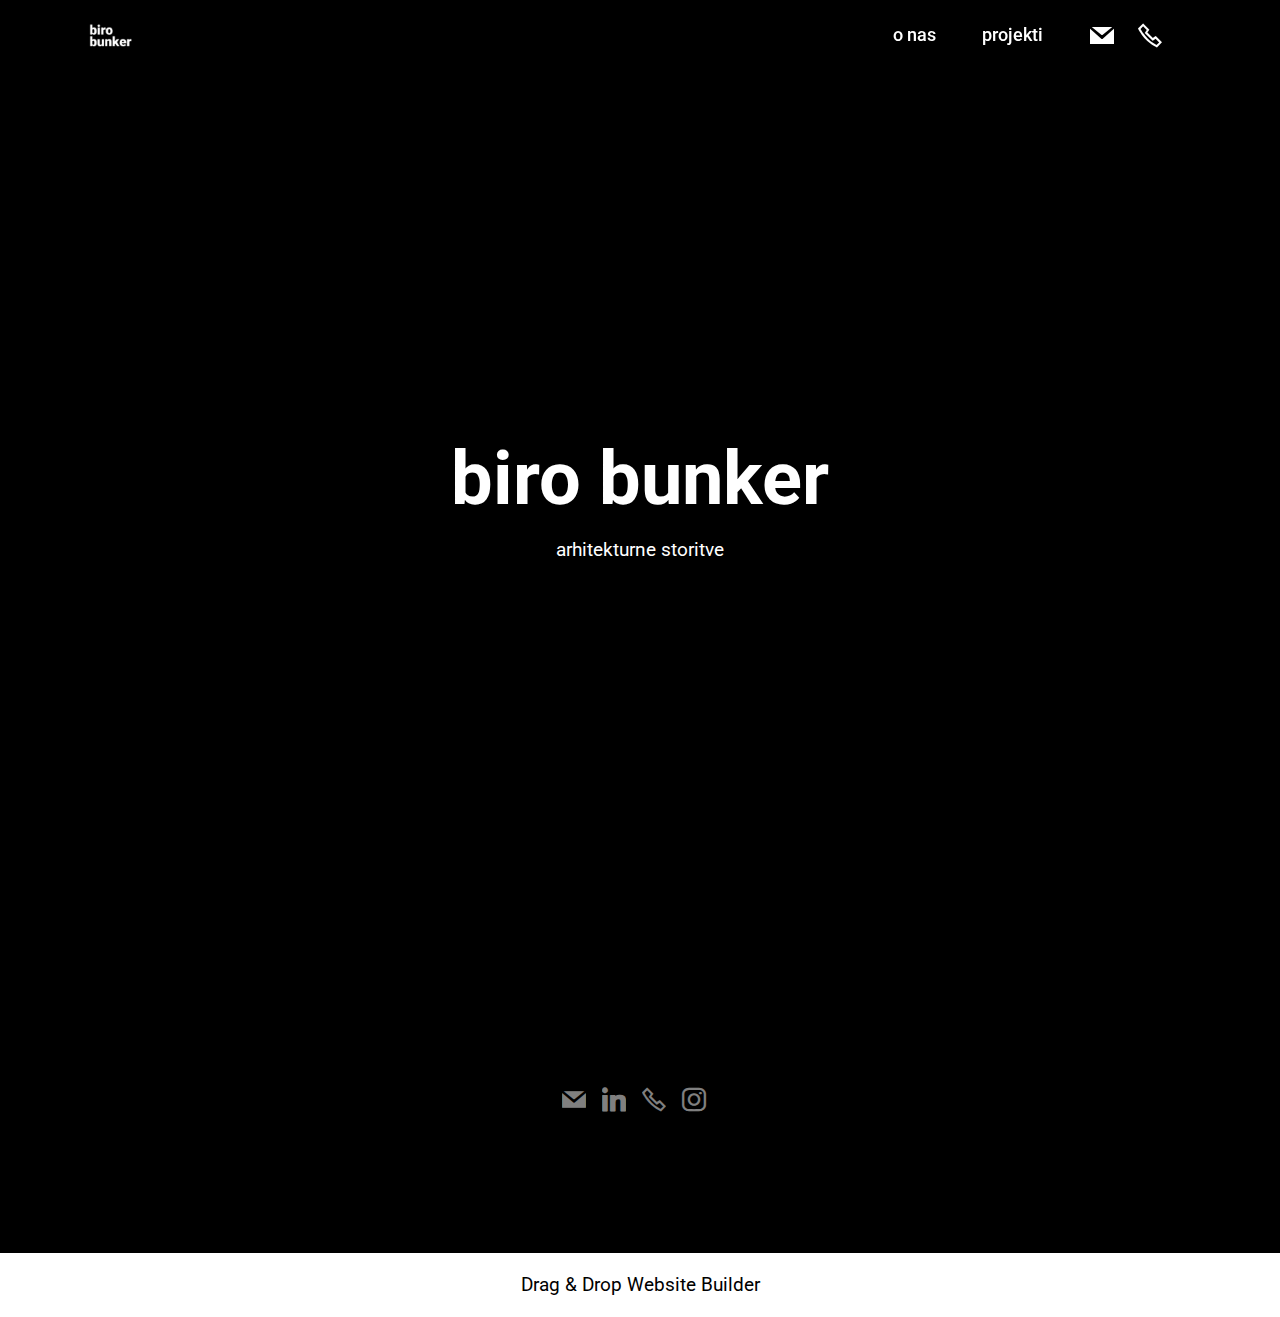
<file: index.html>
<!DOCTYPE html>
<html  >
<head>
  <!-- Site made with Mobirise Website Builder v5.9.13, https://mobirise.com -->
  <meta charset="UTF-8">
  <meta http-equiv="X-UA-Compatible" content="IE=edge">
  <meta name="generator" content="Mobirise v5.9.13, mobirise.com">
  <meta name="viewport" content="width=device-width, initial-scale=1, minimum-scale=1">
  <link rel="shortcut icon" href="assets/images/181128-logo-bunker-birobunker-copy-128x128.png" type="image/x-icon">
  <meta name="description" content="">
  
  
  <title>Home</title>
  <link rel="stylesheet" href="assets/web/assets/mobirise-icons2/mobirise2.css">
  <link rel="stylesheet" href="assets/bootstrap/css/bootstrap.min.css">
  <link rel="stylesheet" href="assets/bootstrap/css/bootstrap-grid.min.css">
  <link rel="stylesheet" href="assets/bootstrap/css/bootstrap-reboot.min.css">
  <link rel="stylesheet" href="assets/dropdown/css/style.css">
  <link rel="stylesheet" href="assets/socicon/css/styles.css">
  <link rel="stylesheet" href="assets/theme/css/style.css">
  <link rel="preload" href="https://fonts.googleapis.com/css?family=Roboto:100,100i,300,300i,400,400i,500,500i,700,700i,900,900i&display=swap" as="style" onload="this.onload=null;this.rel='stylesheet'">
  <noscript><link rel="stylesheet" href="https://fonts.googleapis.com/css?family=Roboto:100,100i,300,300i,400,400i,500,500i,700,700i,900,900i&display=swap"></noscript>
  <link rel="preload" as="style" href="assets/mobirise/css/mbr-additional.css?v=LGpR5b"><link rel="stylesheet" href="assets/mobirise/css/mbr-additional.css?v=LGpR5b" type="text/css">

  
  
  
</head>
<body>
  
  <section data-bs-version="5.1" class="menu menu1 cid-u84vO6oET4" once="menu" id="menu1-0">
    

    <nav class="navbar navbar-dropdown navbar-fixed-top navbar-expand-lg">
        <div class="container">
            <div class="navbar-brand">
                <span class="navbar-logo">
                    <a href="index.html">
                        <img src="assets/images/181128-logo-bunker-birobunker-copy-128x128.png" alt="biro bunker" style="height: 3rem;">
                    </a>
                </span>
                <span class="navbar-caption-wrap"><a class="navbar-caption text-secondary text-primary display-7" href="index.html"></a></span>
            </div>
            <button class="navbar-toggler" type="button" data-toggle="collapse" data-bs-toggle="collapse" data-target="#navbarSupportedContent" data-bs-target="#navbarSupportedContent" aria-controls="navbarNavAltMarkup" aria-expanded="false" aria-label="Toggle navigation">
                <div class="hamburger">
                    <span></span>
                    <span></span>
                    <span></span>
                    <span></span>
                </div>
            </button>
            <div class="collapse navbar-collapse" id="navbarSupportedContent">
                <ul class="navbar-nav nav-dropdown nav-right" data-app-modern-menu="true"><li class="nav-item"><a class="nav-link link text-secondary text-primary display-4" href="about.html">o nas</a></li>
                    <li class="nav-item"><a class="nav-link link text-secondary text-primary display-4" href="projekti.html">projekti</a></li></ul>
                <div class="icons-menu">
                    <a class="iconfont-wrapper" href="mailto:info@birobunker.eu">
                        <span class="p-2 mbr-iconfont socicon-mail socicon" style="color: rgb(255, 255, 255); fill: rgb(255, 255, 255);"></span>
                    </a>
                    <a class="iconfont-wrapper" href="tel:+386 31 270 827">
                        <span class="p-2 mbr-iconfont mobi-mbri-phone mobi-mbri"></span>
                    </a>
                    
                    
                </div>
                
            </div>
        </div>
    </nav>
</section>

<section data-bs-version="5.1" class="header18 cid-u84vUgmk67 mbr-fullscreen" id="header18-1">

    

    
    

    <div class="align-center container">
        <div class="row justify-content-center">
            <div class="col-12 col-lg-10">
                <h1 class="mbr-section-title mbr-fonts-style mbr-white mb-3 display-1"><strong>biro bunker</strong></h1>
                
                <p class="mbr-text mbr-fonts-style mbr-white display-7">
                    arhitekturne storitve<br></p>
                
            </div>
        </div>
    </div>
</section>

<section data-bs-version="5.1" class="footer3 cid-u84xr5L4kr" once="footers" id="footer3-2">

    

    

    <div class="container">
        <div class="media-container-row align-center mbr-white">
            
            <div class="row social-row">
                <div class="social-list align-right pb-2">
                    
                    
                    
                    
                    
                    
                <div class="soc-item">
                        <a href="mailto:info@birobunker.eu">
                            <span class="mbr-iconfont mbr-iconfont-social socicon-mail socicon" style="color: rgb(255, 255, 255); fill: rgb(255, 255, 255);"></span>
                        </a>
                    </div><div class="soc-item">
                        <a href="https://si.linkedin.com/company/birobunker" target="_blank">
                            <span class="mbr-iconfont mbr-iconfont-social socicon-linkedin socicon"></span>
                        </a>
                    </div><div class="soc-item">
                        <a href="tel:+386 31 270 827">
                            <span class="mbr-iconfont mbr-iconfont-social mobi-mbri-phone mobi-mbri" style="color: rgb(255, 255, 255); fill: rgb(255, 255, 255);"></span>
                        </a>
                    </div><div class="soc-item">
                        <a href="https://www.instagram.com/biro_bunker/" target="_blank">
                            <span class="mbr-iconfont mbr-iconfont-social socicon-instagram socicon" style="color: rgb(255, 255, 255); fill: rgb(255, 255, 255);"></span>
                        </a>
                    </div></div>
            </div>
            <div class="row row-copirayt">
                <p class="mbr-text mb-0 mbr-fonts-style mbr-white align-center display-7"></p>
            </div>
        </div>
    </div>
</section><section class="display-7" style="padding: 0;align-items: center;justify-content: center;flex-wrap: wrap;    align-content: center;display: flex;position: relative;height: 4rem;"><a href="https://mobiri.se/3133961" style="flex: 1 1;height: 4rem;position: absolute;width: 100%;z-index: 1;"><img alt="" style="height: 4rem;" src="[data-uri]"></a><p style="margin: 0;text-align: center;" class="display-7">&#8204;</p><a style="z-index:1" href="https://mobirise.com/drag-drop-website-builder.html">Drag & Drop Website Builder</a></section><script src="assets/bootstrap/js/bootstrap.bundle.min.js"></script>  <script src="assets/smoothscroll/smooth-scroll.js"></script>  <script src="assets/ytplayer/index.js"></script>  <script src="assets/dropdown/js/navbar-dropdown.js"></script>  <script src="assets/theme/js/script.js"></script>  
  
  
 <div id="scrollToTop" class="scrollToTop mbr-arrow-up"><a style="text-align: center;"><i class="mbr-arrow-up-icon mbr-arrow-up-icon-cm cm-icon cm-icon-smallarrow-up"></i></a></div>
  </body>
</html>
</file>
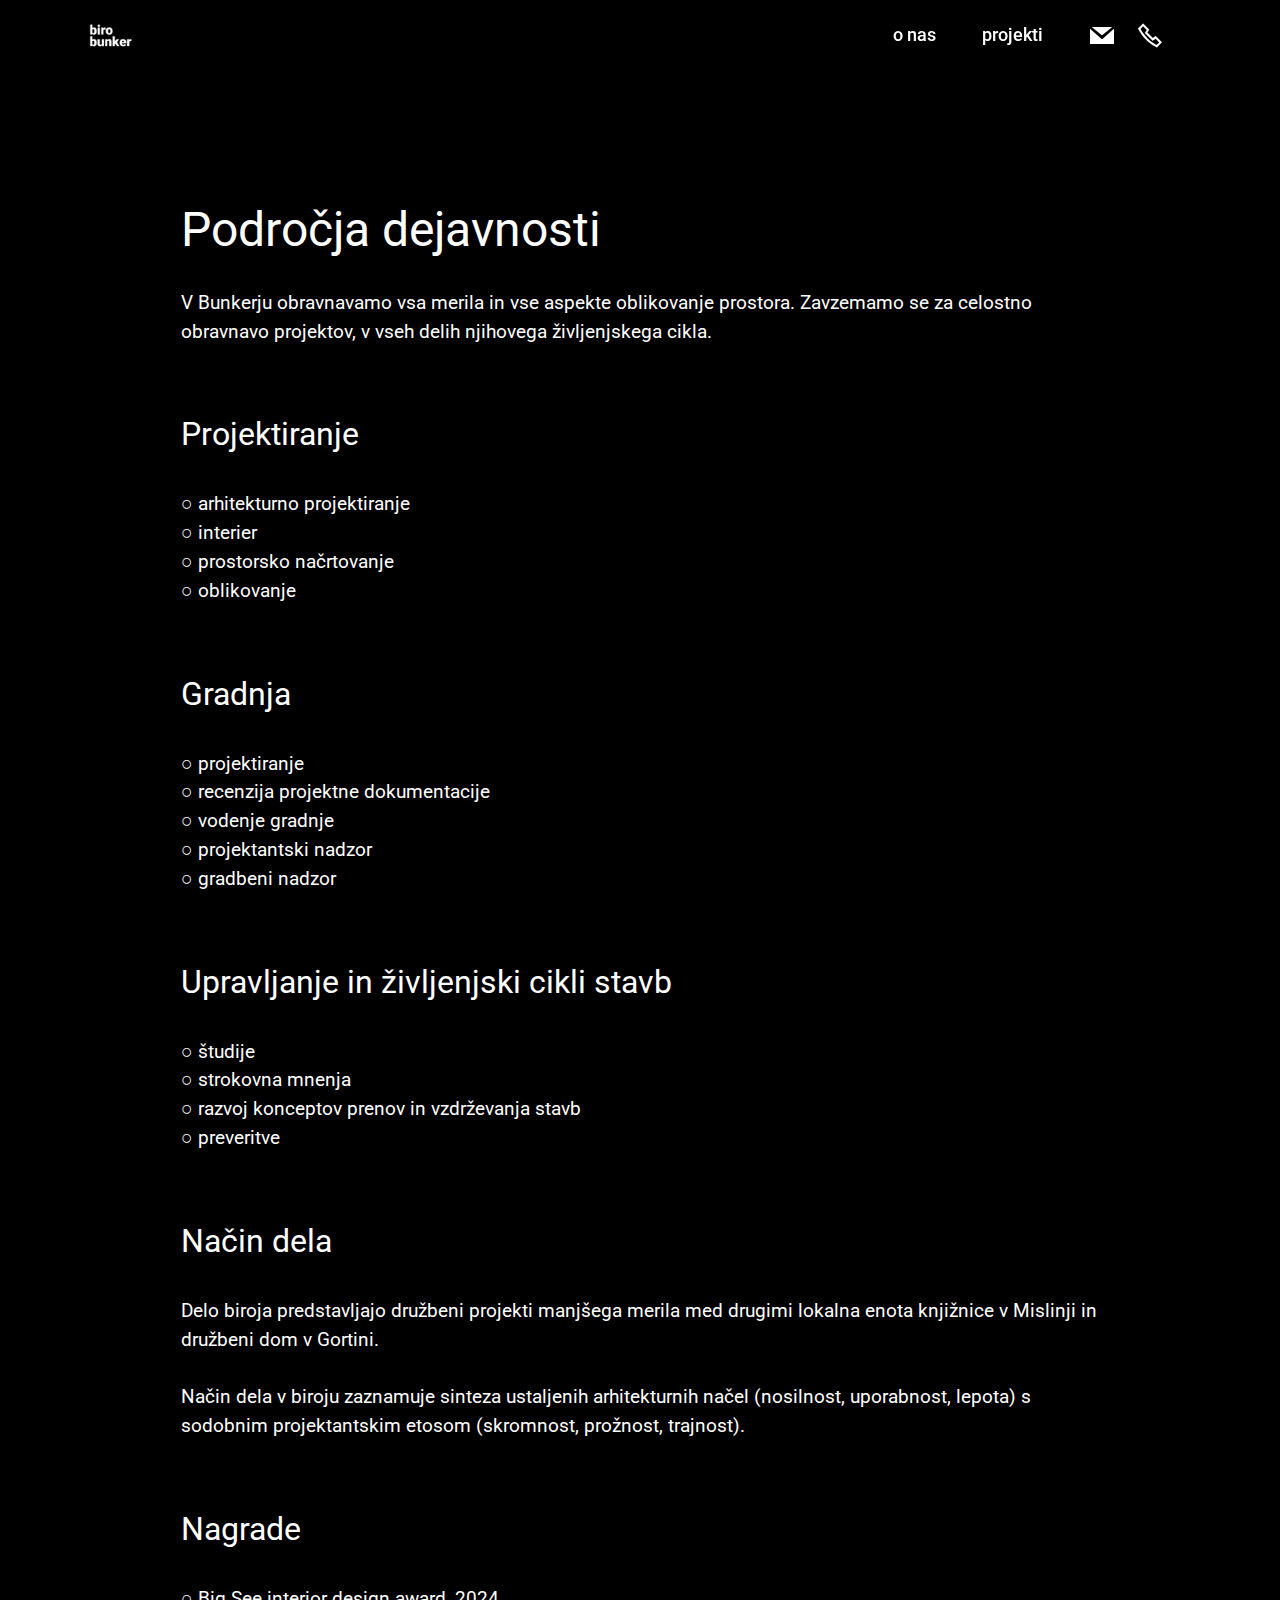
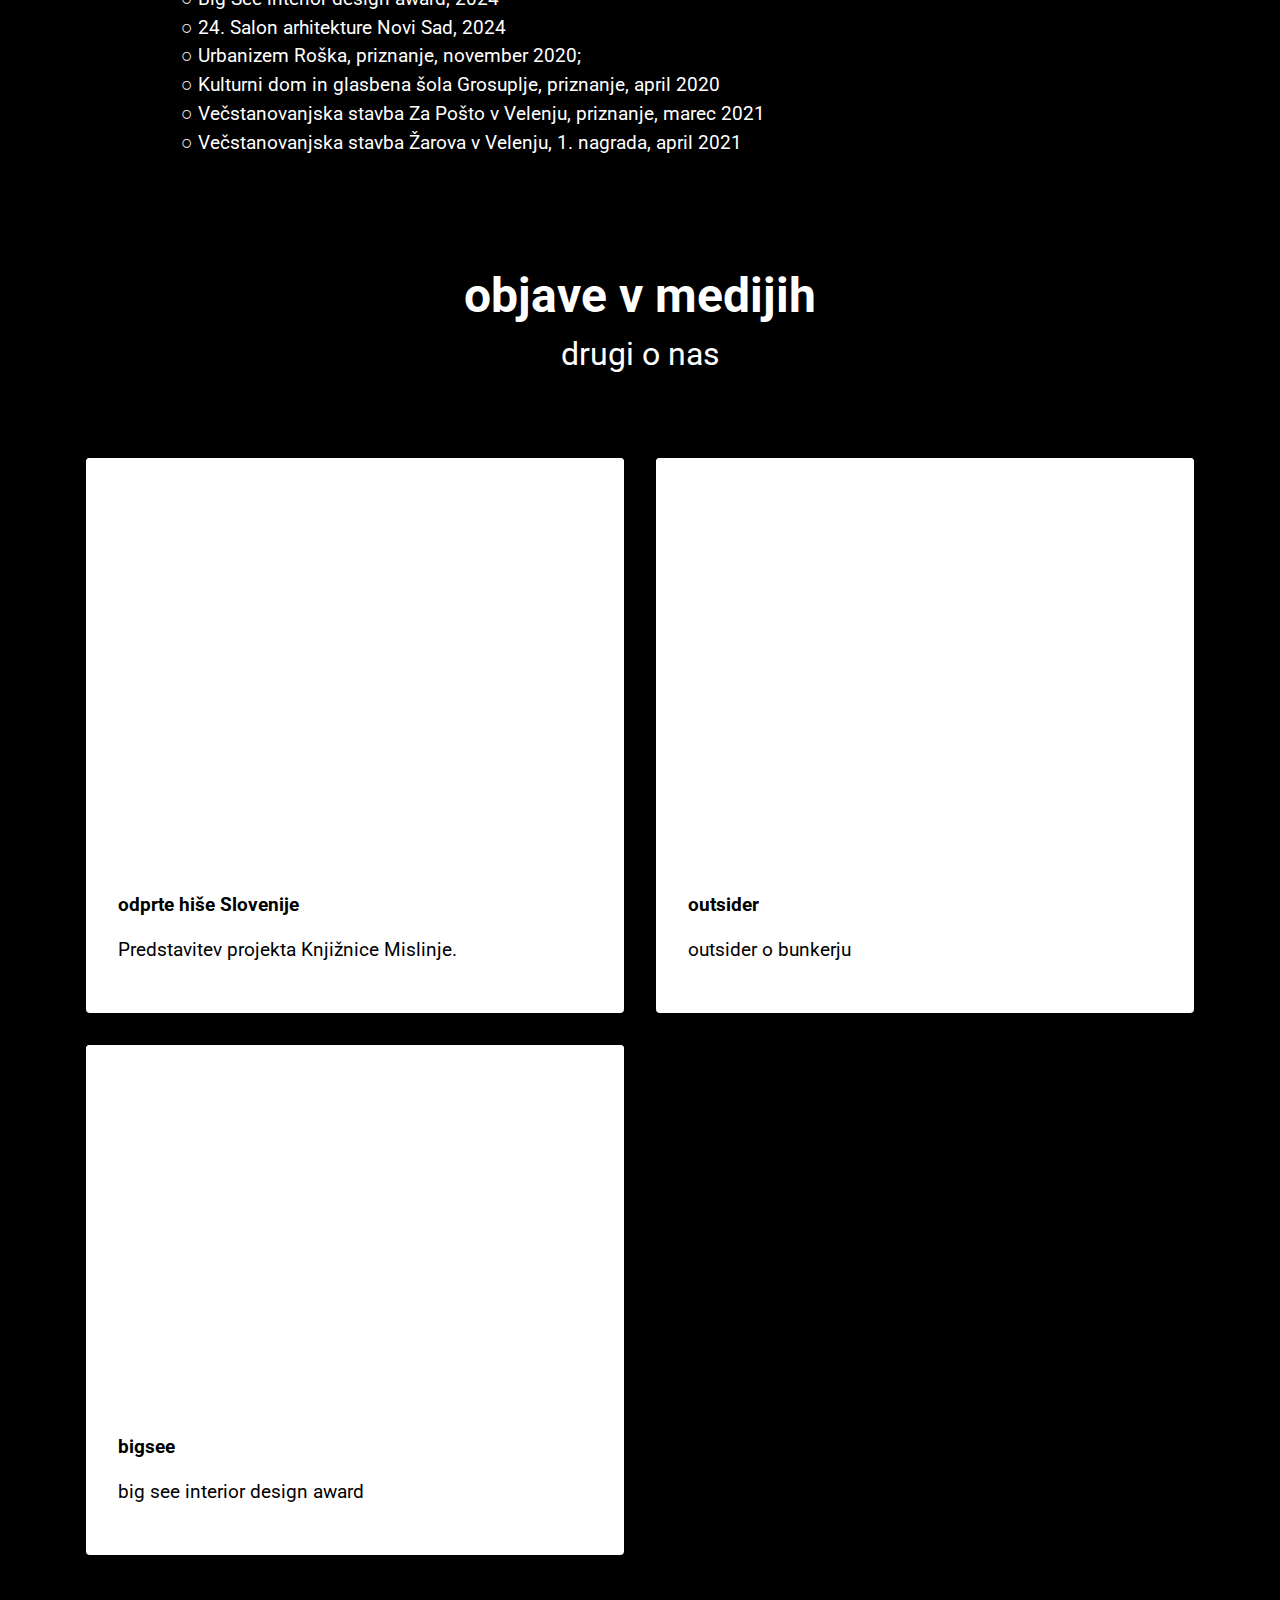
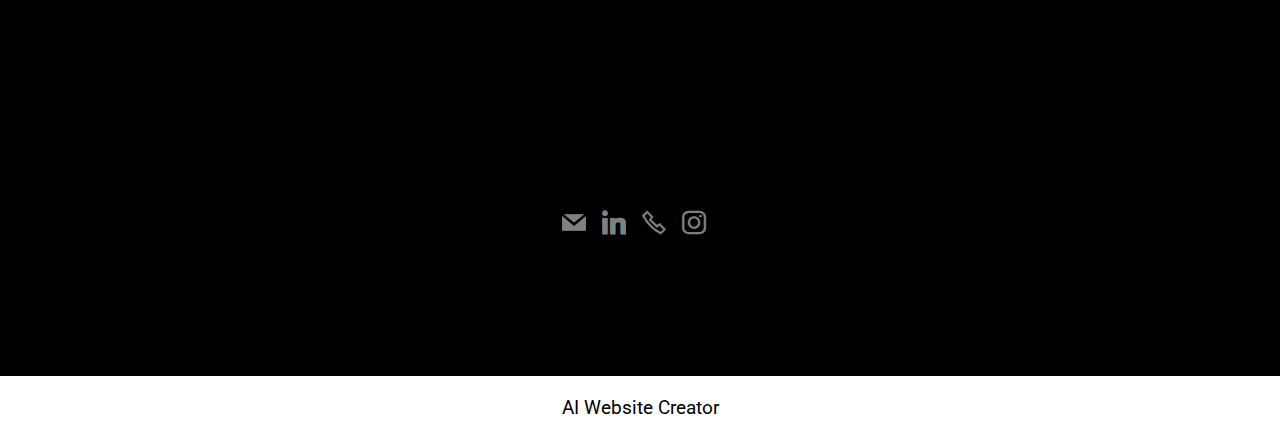
<file: about.html>
<!DOCTYPE html>
<html  >
<head>
  <!-- Site made with Mobirise Website Builder v5.9.13, https://mobirise.com -->
  <meta charset="UTF-8">
  <meta http-equiv="X-UA-Compatible" content="IE=edge">
  <meta name="generator" content="Mobirise v5.9.13, mobirise.com">
  <meta name="viewport" content="width=device-width, initial-scale=1, minimum-scale=1">
  <link rel="shortcut icon" href="assets/images/181128-logo-bunker-birobunker-copy-128x128.png" type="image/x-icon">
  <meta name="description" content="">
  
  
  <title>o nas</title>
  <link rel="stylesheet" href="assets/web/assets/mobirise-icons2/mobirise2.css">
  <link rel="stylesheet" href="assets/bootstrap/css/bootstrap.min.css">
  <link rel="stylesheet" href="assets/bootstrap/css/bootstrap-grid.min.css">
  <link rel="stylesheet" href="assets/bootstrap/css/bootstrap-reboot.min.css">
  <link rel="stylesheet" href="assets/dropdown/css/style.css">
  <link rel="stylesheet" href="assets/socicon/css/styles.css">
  <link rel="stylesheet" href="assets/theme/css/style.css">
  <link rel="preload" href="https://fonts.googleapis.com/css?family=Roboto:100,100i,300,300i,400,400i,500,500i,700,700i,900,900i&display=swap" as="style" onload="this.onload=null;this.rel='stylesheet'">
  <noscript><link rel="stylesheet" href="https://fonts.googleapis.com/css?family=Roboto:100,100i,300,300i,400,400i,500,500i,700,700i,900,900i&display=swap"></noscript>
  <link rel="preload" as="style" href="assets/mobirise/css/mbr-additional.css?v=qdIegr"><link rel="stylesheet" href="assets/mobirise/css/mbr-additional.css?v=qdIegr" type="text/css">

  
  
  
</head>
<body>
  
  <section data-bs-version="5.1" class="menu menu1 cid-u84DSju6Ex" once="menu" id="menu1-n">
    

    <nav class="navbar navbar-dropdown navbar-fixed-top navbar-expand-lg">
        <div class="container">
            <div class="navbar-brand">
                <span class="navbar-logo">
                    <a href="index.html">
                        <img src="assets/images/181128-logo-bunker-birobunker-copy-128x128.png" alt="biro bunker" style="height: 3rem;">
                    </a>
                </span>
                <span class="navbar-caption-wrap"><a class="navbar-caption text-secondary text-primary display-7" href="index.html"></a></span>
            </div>
            <button class="navbar-toggler" type="button" data-toggle="collapse" data-bs-toggle="collapse" data-target="#navbarSupportedContent" data-bs-target="#navbarSupportedContent" aria-controls="navbarNavAltMarkup" aria-expanded="false" aria-label="Toggle navigation">
                <div class="hamburger">
                    <span></span>
                    <span></span>
                    <span></span>
                    <span></span>
                </div>
            </button>
            <div class="collapse navbar-collapse" id="navbarSupportedContent">
                <ul class="navbar-nav nav-dropdown nav-right" data-app-modern-menu="true"><li class="nav-item"><a class="nav-link link text-secondary text-primary display-4" href="about.html">o nas</a></li>
                    <li class="nav-item"><a class="nav-link link text-secondary text-primary display-4" href="projekti.html">projekti</a></li></ul>
                <div class="icons-menu">
                    <a class="iconfont-wrapper" href="mailto:info@birobunker.eu">
                        <span class="p-2 mbr-iconfont socicon-mail socicon" style="color: rgb(255, 255, 255); fill: rgb(255, 255, 255);"></span>
                    </a>
                    <a class="iconfont-wrapper" href="tel:+386 31 270 827">
                        <span class="p-2 mbr-iconfont mobi-mbri-phone mobi-mbri"></span>
                    </a>
                    
                    
                </div>
                
            </div>
        </div>
    </nav>
</section>

<section data-bs-version="5.1" class="content5 cid-uhR5YTYPvO" id="content5-39">
    
    <div class="container">
        <div class="row justify-content-center">
            <div class="col-md-12 col-lg-10">
                <h3 class="mbr-section-title mbr-fonts-style mb-4 display-2">Področja dejavnosti</h3>
                
                <p class="mbr-text mbr-fonts-style display-7">
                    V Bunkerju obravnavamo vsa merila in vse aspekte oblikovanje prostora. Zavzemamo se za celostno obravnavo projektov, v vseh delih njihovega življenjskega cikla.</p>
            </div>
        </div>
    </div>
</section>

<section data-bs-version="5.1" class="content5 cid-uhR5XL6FEU" id="content5-38">
    
    <div class="container">
        <div class="row justify-content-center">
            <div class="col-md-12 col-lg-10">
                
                <h4 class="mbr-section-subtitle mbr-fonts-style mb-4 display-5">
                    Projektiranje</h4>
                <p class="mbr-text mbr-fonts-style display-7">○ arhitekturno projektiranje
<br>○ interier
<br>○ prostorsko načrtovanje
<br>○ oblikovanje</p>
            </div>
        </div>
    </div>
</section>

<section data-bs-version="5.1" class="content5 cid-uhR6fSGgQR" id="content5-3a">
    
    <div class="container">
        <div class="row justify-content-center">
            <div class="col-md-12 col-lg-10">
                
                <h4 class="mbr-section-subtitle mbr-fonts-style mb-4 display-5">
                    Gradnja</h4>
                <p class="mbr-text mbr-fonts-style display-7">○ projektiranje
<br>○ recenzija projektne dokumentacije
<br>○ vodenje gradnje
<br>○ projektantski nadzor
<br>○ gradbeni nadzor</p>
            </div>
        </div>
    </div>
</section>

<section data-bs-version="5.1" class="content5 cid-uhR6gB2doB" id="content5-3b">
    
    <div class="container">
        <div class="row justify-content-center">
            <div class="col-md-12 col-lg-10">
                
                <h4 class="mbr-section-subtitle mbr-fonts-style mb-4 display-5">Upravljanje in življenjski cikli stavb</h4>
                <p class="mbr-text mbr-fonts-style display-7">○ študije
<br>○ strokovna mnenja
<br>○ razvoj konceptov prenov in vzdrževanja stavb
<br>○ preveritve</p>
            </div>
        </div>
    </div>
</section>

<section data-bs-version="5.1" class="content5 cid-uhR6gLWHjM" id="content5-3c">
    
    <div class="container">
        <div class="row justify-content-center">
            <div class="col-md-12 col-lg-10">
                
                <h4 class="mbr-section-subtitle mbr-fonts-style mb-4 display-5">Način dela</h4>
                <p class="mbr-text mbr-fonts-style display-7">Delo biroja predstavljajo družbeni projekti manjšega merila med drugimi lokalna enota knjižnice v Mislinji in družbeni dom v Gortini.<br>
<br>Način dela v biroju zaznamuje sinteza ustaljenih arhitekturnih načel (nosilnost, uporabnost, lepota) s sodobnim projektantskim etosom (skromnost, prožnost, trajnost).</p>
            </div>
        </div>
    </div>
</section>

<section data-bs-version="5.1" class="content5 cid-ulvCgao839" id="content5-3d">
    
    <div class="container">
        <div class="row justify-content-center">
            <div class="col-md-12 col-lg-10">
                
                <h4 class="mbr-section-subtitle mbr-fonts-style mb-4 display-5">Nagrade</h4>
                <p class="mbr-text mbr-fonts-style display-7">○ Big See interior design award, 2024<br>○ 24. Salon arhitekture Novi Sad, 2024&nbsp;<br>○ Urbanizem Roška, priznanje, november 2020;
<br>○ Kulturni dom in glasbena šola Grosuplje, priznanje, april 2020
<br>○ Večstanovanjska stavba Za Pošto v Velenju, priznanje, marec 2021
<br>○ Večstanovanjska stavba Žarova v Velenju, 1. nagrada, april 2021</p>
            </div>
        </div>
    </div>
</section>

<section data-bs-version="5.1" class="gallery3 cid-u84EhhkRxJ" id="gallery3-p">
    
    
    <div class="container">
        <div class="mbr-section-head">
            <h4 class="mbr-section-title mbr-fonts-style align-center mb-0 display-2">
                <strong>objave v medijih</strong></h4>
            <h5 class="mbr-section-subtitle mbr-fonts-style align-center mb-0 mt-2 display-5">drugi o nas<br><br></h5>
        </div>
        <div class="row mt-4">
            <div class="item features-image сol-12 col-md-6 col-lg-6 active">
                <div class="item-wrapper">
                    <div class="item-img">
                        <a href="https://odprtehiseslovenije.org/objekt/knjiznica-mislinja/"><img src="assets/images/aaa.jpg" alt="birobunker"></a>
                    </div>
                    <div class="item-content">
                        <h5 class="item-title mbr-fonts-style display-7">
                            <strong>odprte hiše Slovenije</strong></h5>
                        
                        <p class="mbr-text mbr-fonts-style mt-3 display-7">Predstavitev projekta Knjižnice Mislinje.</p>
                    </div>
                    
                </div>
            </div>
            <div class="item features-image сol-12 col-md-6 col-lg-6">
                <div class="item-wrapper">
                    <div class="item-img">
                        <a href="https://outsider.si/biro-bunker-knjiznica-v-mislinji/"><img src="assets/images/aaa.jpg" alt="birobunker" data-slide-to="2" data-bs-slide-to="2"></a>
                    </div>
                    <div class="item-content">
                        <h5 class="item-title mbr-fonts-style display-7">
                            <strong>outsider</strong></h5>
                        
                        <p class="mbr-text mbr-fonts-style mt-3 display-7">outsider o bunkerju</p>
                    </div>
                    
                </div>
            </div><div class="item features-image сol-12 col-md-6 col-lg-6">
                <div class="item-wrapper">
                    <div class="item-img">
                        <a href="https://bigsee.eu/knjiznica-v-mislinji/" target="_blank"><img src="assets/images/whitebacj.jpg" alt="birobunker" data-slide-to="2" data-bs-slide-to="3"></a>
                    </div>
                    <div class="item-content">
                        <h5 class="item-title mbr-fonts-style display-7">
                            <strong>bigsee</strong></h5>
                        
                        <p class="mbr-text mbr-fonts-style mt-3 display-7">big see interior design award</p>
                    </div>
                    
                </div>
            </div>
            
            
        </div>
    </div>
</section>

<section data-bs-version="5.1" class="footer3 cid-u84DSk9oE5" once="footers" id="footer3-o">

    

    

    <div class="container">
        <div class="media-container-row align-center mbr-white">
            
            <div class="row social-row">
                <div class="social-list align-right pb-2">
                    
                    
                    
                    
                    
                    
                <div class="soc-item">
                        <a href="mailto:info@birobunker.eu">
                            <span class="mbr-iconfont mbr-iconfont-social socicon-mail socicon" style="color: rgb(255, 255, 255); fill: rgb(255, 255, 255);"></span>
                        </a>
                    </div><div class="soc-item">
                        <a href="https://si.linkedin.com/company/birobunker" target="_blank">
                            <span class="mbr-iconfont mbr-iconfont-social socicon-linkedin socicon"></span>
                        </a>
                    </div><div class="soc-item">
                        <a href="tel:+386 31 270 827">
                            <span class="mbr-iconfont mbr-iconfont-social mobi-mbri-phone mobi-mbri" style="color: rgb(255, 255, 255); fill: rgb(255, 255, 255);"></span>
                        </a>
                    </div><div class="soc-item">
                        <a href="https://www.instagram.com/biro_bunker/" target="_blank">
                            <span class="mbr-iconfont mbr-iconfont-social socicon-instagram socicon" style="color: rgb(255, 255, 255); fill: rgb(255, 255, 255);"></span>
                        </a>
                    </div></div>
            </div>
            <div class="row row-copirayt">
                <p class="mbr-text mb-0 mbr-fonts-style mbr-white align-center display-7"></p>
            </div>
        </div>
    </div>
</section><section class="display-7" style="padding: 0;align-items: center;justify-content: center;flex-wrap: wrap;    align-content: center;display: flex;position: relative;height: 4rem;"><a href="https://mobiri.se/3133961" style="flex: 1 1;height: 4rem;position: absolute;width: 100%;z-index: 1;"><img alt="" style="height: 4rem;" src="[data-uri]"></a><p style="margin: 0;text-align: center;" class="display-7">&#8204;</p><a style="z-index:1" href="https://mobirise.com/builder/ai-website-creator.html">AI Website Creator</a></section><script src="assets/bootstrap/js/bootstrap.bundle.min.js"></script>  <script src="assets/smoothscroll/smooth-scroll.js"></script>  <script src="assets/ytplayer/index.js"></script>  <script src="assets/dropdown/js/navbar-dropdown.js"></script>  <script src="assets/theme/js/script.js"></script>  
  
  
 <div id="scrollToTop" class="scrollToTop mbr-arrow-up"><a style="text-align: center;"><i class="mbr-arrow-up-icon mbr-arrow-up-icon-cm cm-icon cm-icon-smallarrow-up"></i></a></div>
  </body>
</html>
</file>
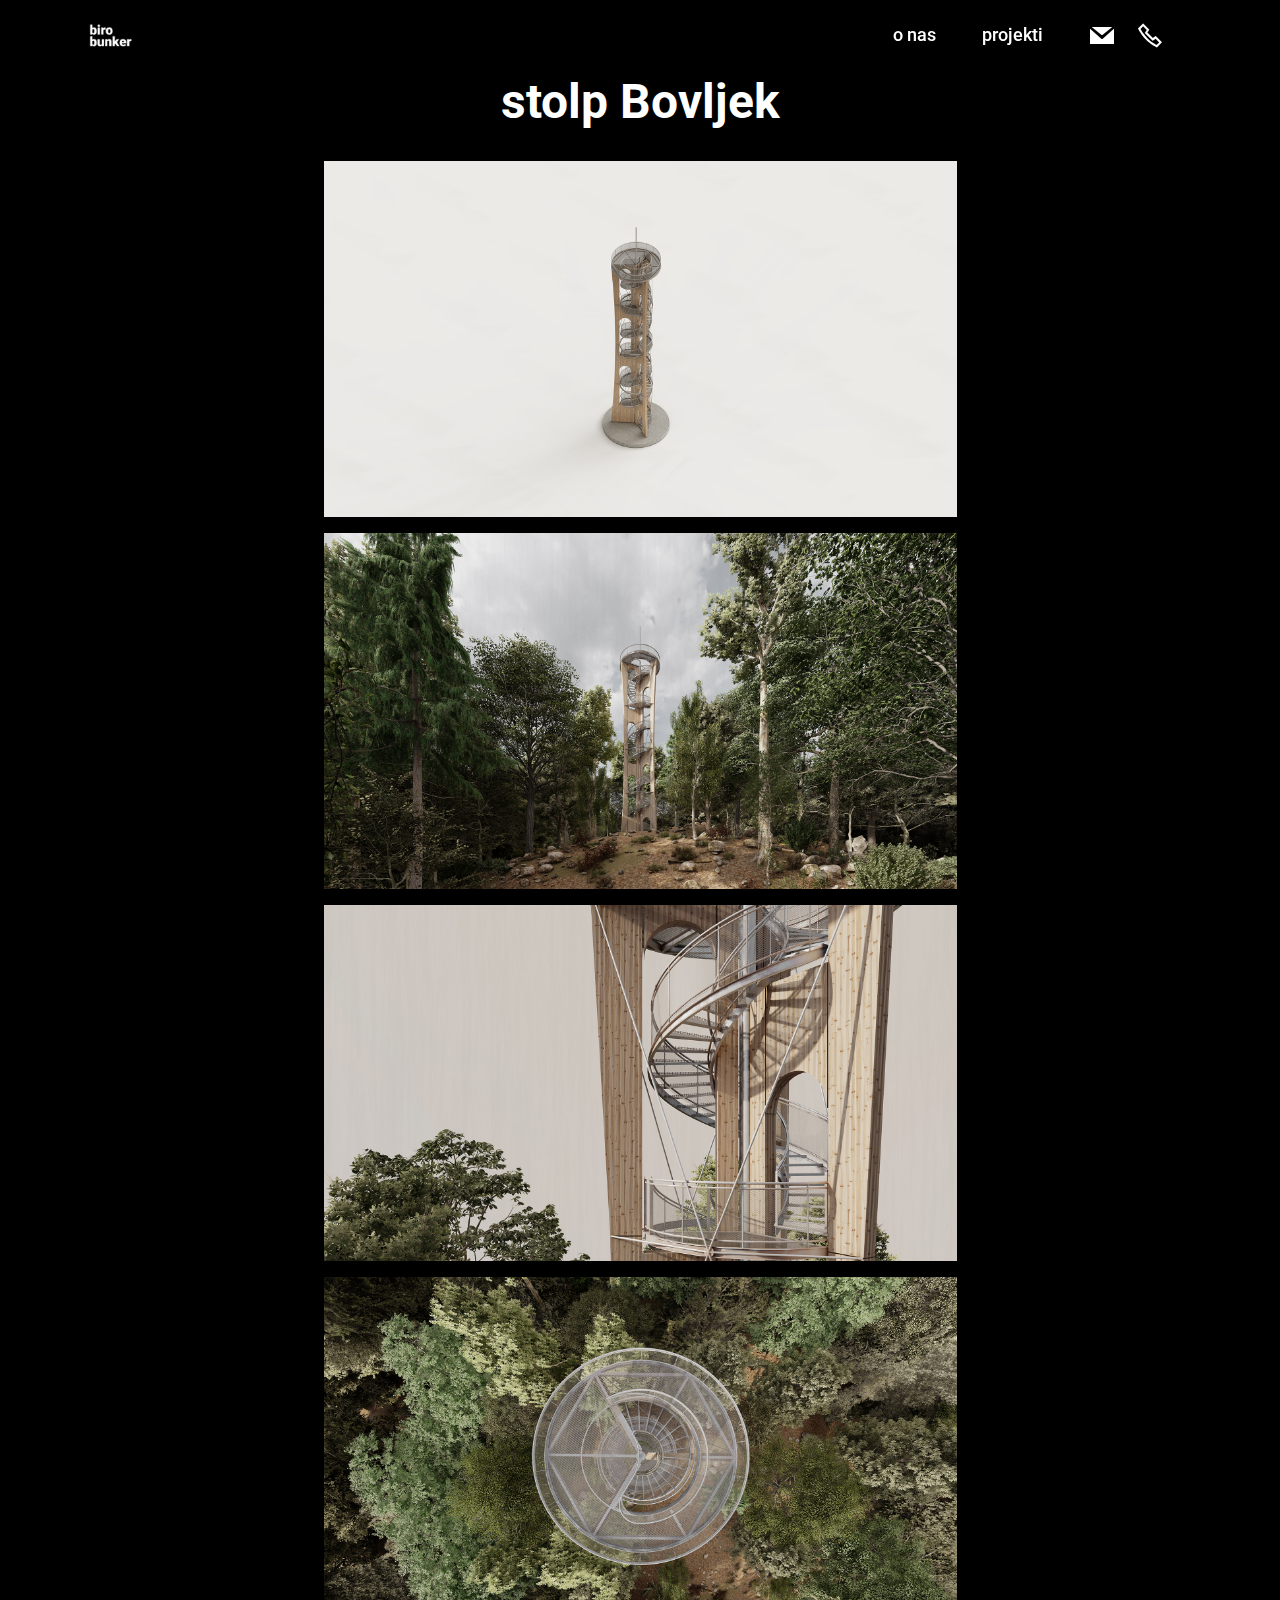
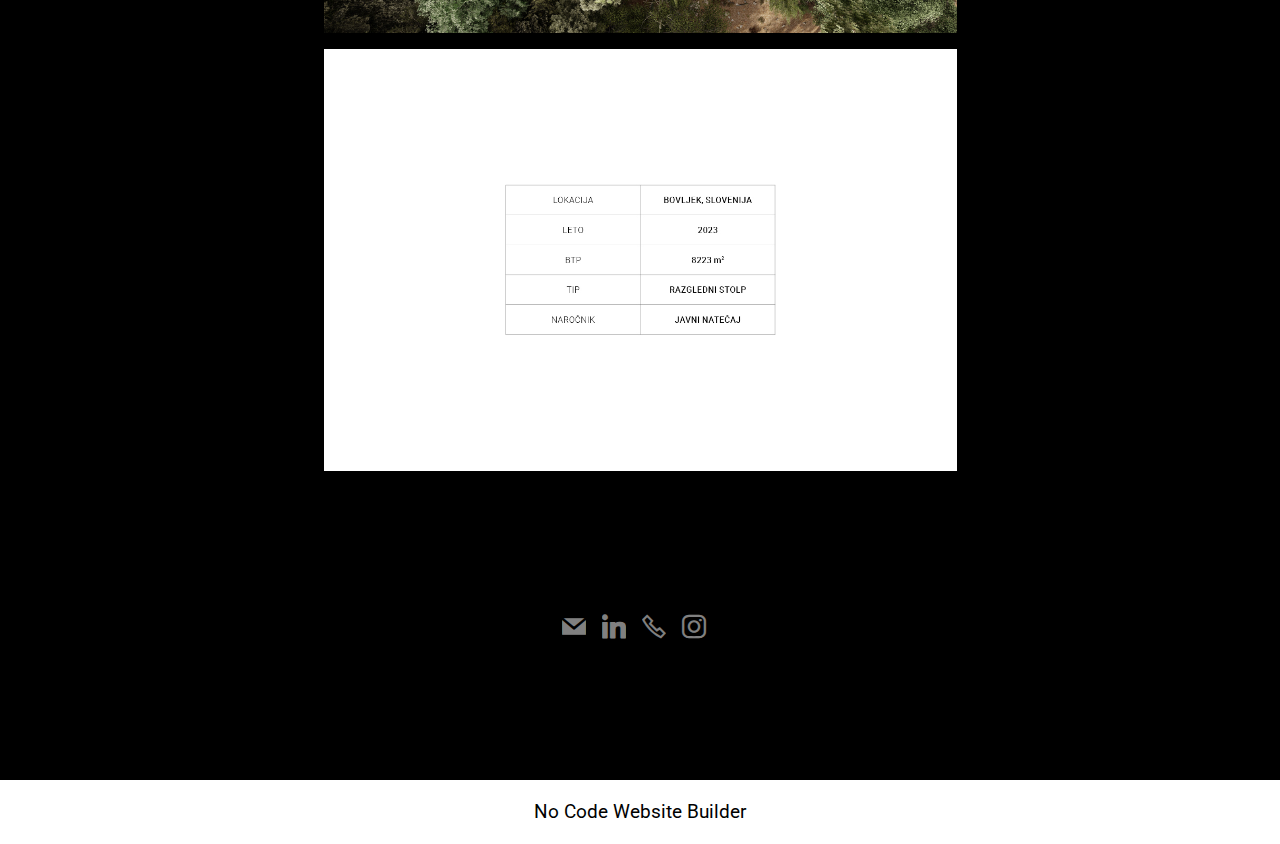
<file: bovljek.html>
<!DOCTYPE html>
<html  >
<head>
  <!-- Site made with Mobirise Website Builder v5.9.13, https://mobirise.com -->
  <meta charset="UTF-8">
  <meta http-equiv="X-UA-Compatible" content="IE=edge">
  <meta name="generator" content="Mobirise v5.9.13, mobirise.com">
  <meta name="viewport" content="width=device-width, initial-scale=1, minimum-scale=1">
  <link rel="shortcut icon" href="assets/images/181128-logo-bunker-birobunker-copy-128x128.png" type="image/x-icon">
  <meta name="description" content="">
  
  
  <title>stolp Bovljek</title>
  <link rel="stylesheet" href="assets/web/assets/mobirise-icons2/mobirise2.css">
  <link rel="stylesheet" href="assets/bootstrap/css/bootstrap.min.css">
  <link rel="stylesheet" href="assets/bootstrap/css/bootstrap-grid.min.css">
  <link rel="stylesheet" href="assets/bootstrap/css/bootstrap-reboot.min.css">
  <link rel="stylesheet" href="assets/dropdown/css/style.css">
  <link rel="stylesheet" href="assets/socicon/css/styles.css">
  <link rel="stylesheet" href="assets/theme/css/style.css">
  <link rel="preload" href="https://fonts.googleapis.com/css?family=Roboto:100,100i,300,300i,400,400i,500,500i,700,700i,900,900i&display=swap" as="style" onload="this.onload=null;this.rel='stylesheet'">
  <noscript><link rel="stylesheet" href="https://fonts.googleapis.com/css?family=Roboto:100,100i,300,300i,400,400i,500,500i,700,700i,900,900i&display=swap"></noscript>
  <link rel="preload" as="style" href="assets/mobirise/css/mbr-additional.css?v=6ESsd2"><link rel="stylesheet" href="assets/mobirise/css/mbr-additional.css?v=6ESsd2" type="text/css">

  
  
  
</head>
<body>
  
  <section data-bs-version="5.1" class="menu menu1 cid-ua2O1AiPXn" once="menu" id="menu1-2m">
    

    <nav class="navbar navbar-dropdown navbar-fixed-top navbar-expand-lg">
        <div class="container">
            <div class="navbar-brand">
                <span class="navbar-logo">
                    <a href="index.html">
                        <img src="assets/images/181128-logo-bunker-birobunker-copy-128x128.png" alt="biro bunker" style="height: 3rem;">
                    </a>
                </span>
                <span class="navbar-caption-wrap"><a class="navbar-caption text-secondary text-primary display-7" href="index.html"></a></span>
            </div>
            <button class="navbar-toggler" type="button" data-toggle="collapse" data-bs-toggle="collapse" data-target="#navbarSupportedContent" data-bs-target="#navbarSupportedContent" aria-controls="navbarNavAltMarkup" aria-expanded="false" aria-label="Toggle navigation">
                <div class="hamburger">
                    <span></span>
                    <span></span>
                    <span></span>
                    <span></span>
                </div>
            </button>
            <div class="collapse navbar-collapse" id="navbarSupportedContent">
                <ul class="navbar-nav nav-dropdown nav-right" data-app-modern-menu="true"><li class="nav-item"><a class="nav-link link text-secondary text-primary display-4" href="about.html">o nas</a></li>
                    <li class="nav-item"><a class="nav-link link text-secondary text-primary display-4" href="projekti.html">projekti</a></li></ul>
                <div class="icons-menu">
                    <a class="iconfont-wrapper" href="mailto:info@birobunker.eu">
                        <span class="p-2 mbr-iconfont socicon-mail socicon" style="color: rgb(255, 255, 255); fill: rgb(255, 255, 255);"></span>
                    </a>
                    <a class="iconfont-wrapper" href="tel:+386 31 270 827">
                        <span class="p-2 mbr-iconfont mobi-mbri-phone mobi-mbri"></span>
                    </a>
                    
                    
                </div>
                
            </div>
        </div>
    </nav>
</section>

<section data-bs-version="5.1" class="content4 cid-ua2O1B2raX" id="content4-2n">
    

    
    
    <div class="container">
        <div class="row justify-content-center">
            <div class="title col-md-12 col-lg-10">
                <h3 class="mbr-section-title mbr-fonts-style align-center mb-4 display-2"><strong>stolp Bovljek</strong></h3>
                
                
            </div>
        </div>
    </div>
</section>

<section data-bs-version="5.1" class="image3 cid-ua2O1BFsuh" id="image3-2o">
    

    
    

    <div class="container">
        <div class="row justify-content-center">
            <div class="col-12 col-lg-7">
                <div class="image-wrapper">
                    <img src="assets/images/aks.jpg" alt="birobunker_stolp_bovljek">
                    
                </div>
            </div>
        </div>
    </div>
</section>

<section data-bs-version="5.1" class="image3 cid-ua2O1C8OKo" id="image3-2p">
    

    
    

    <div class="container">
        <div class="row justify-content-center">
            <div class="col-12 col-lg-7">
                <div class="image-wrapper">
                    <img src="assets/images/dostop.jpg" alt="birobunker_stolp_bovljek">
                    
                </div>
            </div>
        </div>
    </div>
</section>

<section data-bs-version="5.1" class="image3 cid-ua2O1CHXOw" id="image3-2q">
    

    
    

    <div class="container">
        <div class="row justify-content-center">
            <div class="col-12 col-lg-7">
                <div class="image-wrapper">
                    <img src="assets/images/detajl.jpg" alt="birobunker_stolp_bovljek">
                    
                </div>
            </div>
        </div>
    </div>
</section>

<section data-bs-version="5.1" class="image3 cid-ua2O8U1QOH" id="image3-2t">
    

    
    

    <div class="container">
        <div class="row justify-content-center">
            <div class="col-12 col-lg-7">
                <div class="image-wrapper">
                    <img src="assets/images/od-zgoraj.jpg" alt="birobunker_stolp_bovljek">
                    
                </div>
            </div>
        </div>
    </div>
</section>

<section data-bs-version="5.1" class="image3 cid-ua2O1DhtJX" id="image3-2r">
    

    
    

    <div class="container">
        <div class="row justify-content-center">
            <div class="col-12 col-lg-7">
                <div class="image-wrapper">
                    <img src="assets/images/website-projekti-podatki-16.jpg" alt="birobunker_stolp_bovljek">
                    
                </div>
            </div>
        </div>
    </div>
</section>

<section data-bs-version="5.1" class="footer3 cid-ua2O1DSjQj" once="footers" id="footer3-2s">

    

    

    <div class="container">
        <div class="media-container-row align-center mbr-white">
            
            <div class="row social-row">
                <div class="social-list align-right pb-2">
                    
                    
                    
                    
                    
                    
                <div class="soc-item">
                        <a href="mailto:info@birobunker.eu">
                            <span class="mbr-iconfont mbr-iconfont-social socicon-mail socicon" style="color: rgb(255, 255, 255); fill: rgb(255, 255, 255);"></span>
                        </a>
                    </div><div class="soc-item">
                        <a href="https://si.linkedin.com/company/birobunker" target="_blank">
                            <span class="mbr-iconfont mbr-iconfont-social socicon-linkedin socicon"></span>
                        </a>
                    </div><div class="soc-item">
                        <a href="tel:+386 31 270 827">
                            <span class="mbr-iconfont mbr-iconfont-social mobi-mbri-phone mobi-mbri" style="color: rgb(255, 255, 255); fill: rgb(255, 255, 255);"></span>
                        </a>
                    </div><div class="soc-item">
                        <a href="https://www.instagram.com/biro_bunker/" target="_blank">
                            <span class="mbr-iconfont mbr-iconfont-social socicon-instagram socicon" style="color: rgb(255, 255, 255); fill: rgb(255, 255, 255);"></span>
                        </a>
                    </div></div>
            </div>
            <div class="row row-copirayt">
                <p class="mbr-text mb-0 mbr-fonts-style mbr-white align-center display-7"></p>
            </div>
        </div>
    </div>
</section><section class="display-7" style="padding: 0;align-items: center;justify-content: center;flex-wrap: wrap;    align-content: center;display: flex;position: relative;height: 4rem;"><a href="https://mobiri.se/3133961" style="flex: 1 1;height: 4rem;position: absolute;width: 100%;z-index: 1;"><img alt="" style="height: 4rem;" src="[data-uri]"></a><p style="margin: 0;text-align: center;" class="display-7">&#8204;</p><a style="z-index:1" href="https://mobirise.com/builder/no-code-website-builder.html">No Code Website Builder</a></section><script src="assets/bootstrap/js/bootstrap.bundle.min.js"></script>  <script src="assets/smoothscroll/smooth-scroll.js"></script>  <script src="assets/ytplayer/index.js"></script>  <script src="assets/dropdown/js/navbar-dropdown.js"></script>  <script src="assets/theme/js/script.js"></script>  
  
  
 <div id="scrollToTop" class="scrollToTop mbr-arrow-up"><a style="text-align: center;"><i class="mbr-arrow-up-icon mbr-arrow-up-icon-cm cm-icon cm-icon-smallarrow-up"></i></a></div>
  </body>
</html>
</file>
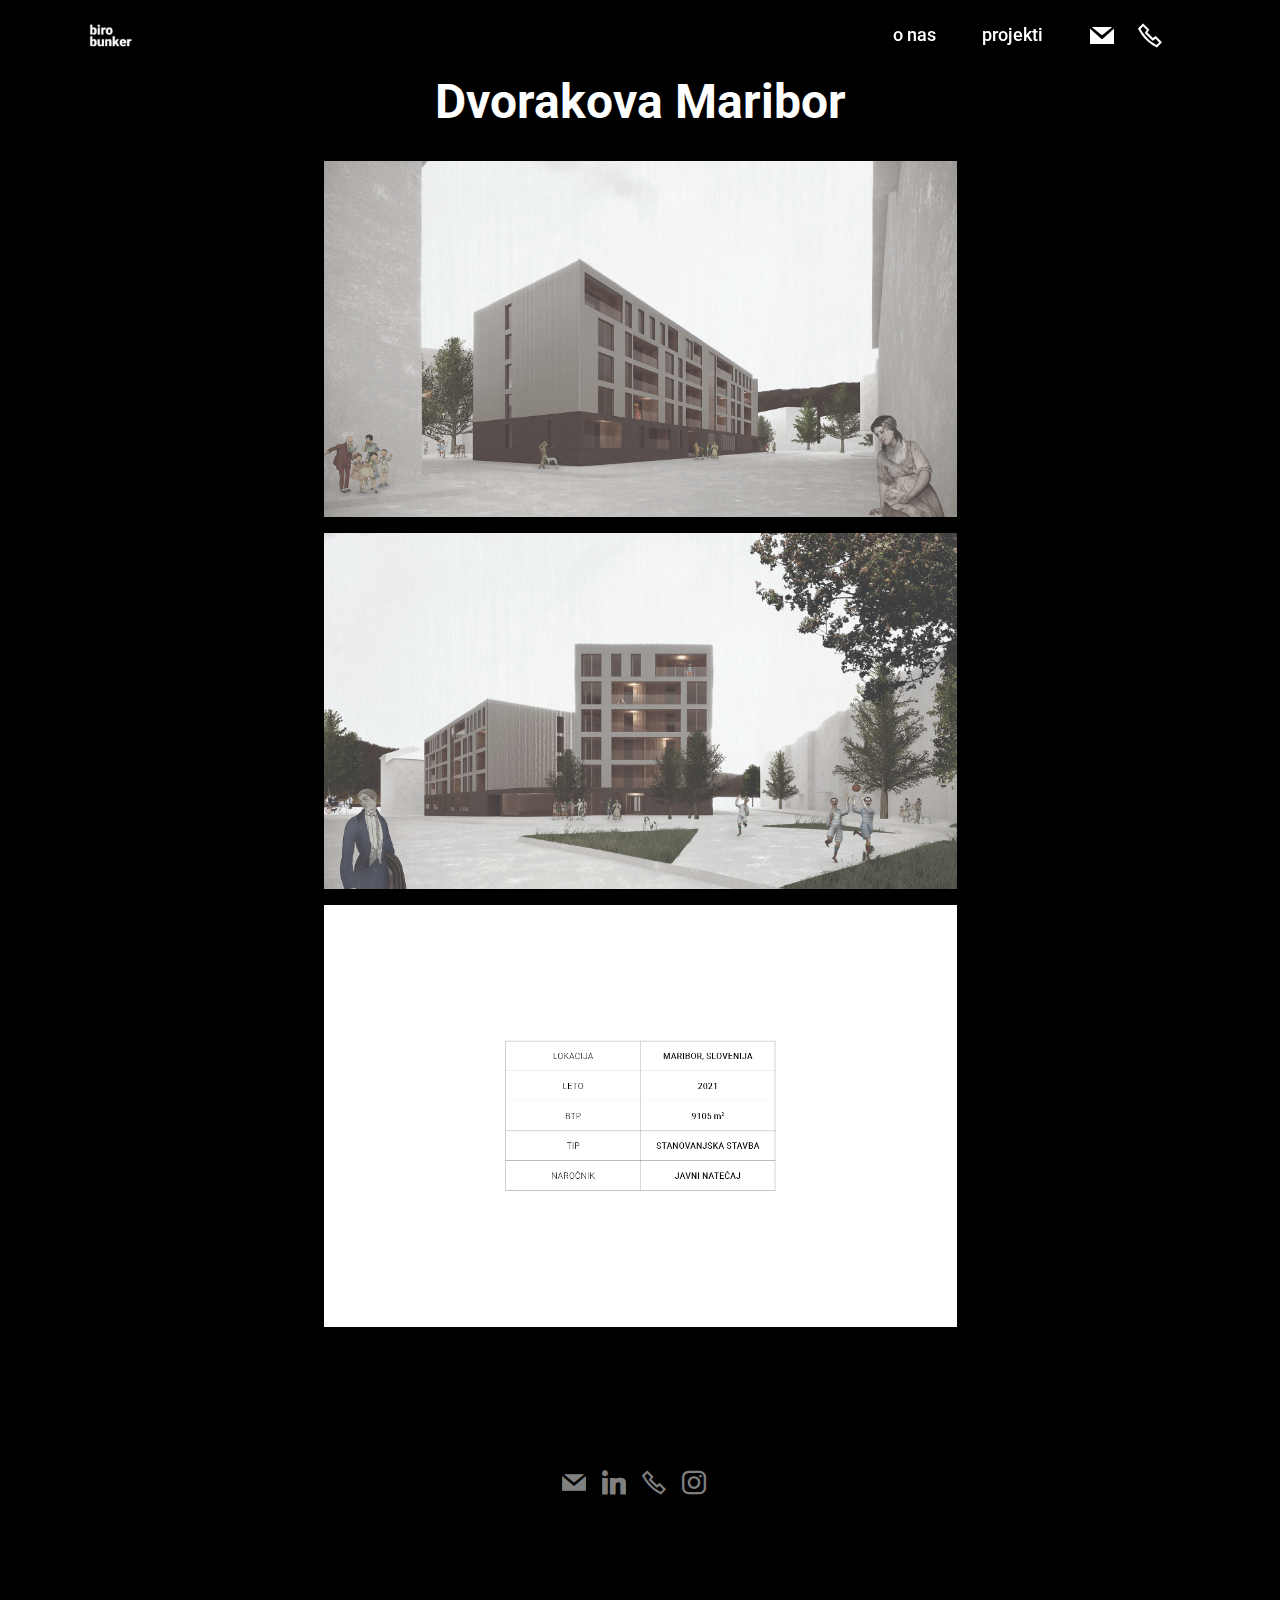
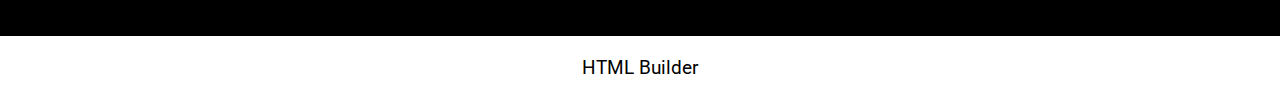
<file: dvorakova.html>
<!DOCTYPE html>
<html  >
<head>
  <!-- Site made with Mobirise Website Builder v5.9.13, https://mobirise.com -->
  <meta charset="UTF-8">
  <meta http-equiv="X-UA-Compatible" content="IE=edge">
  <meta name="generator" content="Mobirise v5.9.13, mobirise.com">
  <meta name="viewport" content="width=device-width, initial-scale=1, minimum-scale=1">
  <link rel="shortcut icon" href="assets/images/181128-logo-bunker-birobunker-copy-128x128.png" type="image/x-icon">
  <meta name="description" content="">
  
  
  <title>Dvorakova Maribor</title>
  <link rel="stylesheet" href="assets/web/assets/mobirise-icons2/mobirise2.css">
  <link rel="stylesheet" href="assets/bootstrap/css/bootstrap.min.css">
  <link rel="stylesheet" href="assets/bootstrap/css/bootstrap-grid.min.css">
  <link rel="stylesheet" href="assets/bootstrap/css/bootstrap-reboot.min.css">
  <link rel="stylesheet" href="assets/dropdown/css/style.css">
  <link rel="stylesheet" href="assets/socicon/css/styles.css">
  <link rel="stylesheet" href="assets/theme/css/style.css">
  <link rel="preload" href="https://fonts.googleapis.com/css?family=Roboto:100,100i,300,300i,400,400i,500,500i,700,700i,900,900i&display=swap" as="style" onload="this.onload=null;this.rel='stylesheet'">
  <noscript><link rel="stylesheet" href="https://fonts.googleapis.com/css?family=Roboto:100,100i,300,300i,400,400i,500,500i,700,700i,900,900i&display=swap"></noscript>
  <link rel="preload" as="style" href="assets/mobirise/css/mbr-additional.css?v=a8BuVP"><link rel="stylesheet" href="assets/mobirise/css/mbr-additional.css?v=a8BuVP" type="text/css">

  
  
  
</head>
<body>
  
  <section data-bs-version="5.1" class="menu menu1 cid-ua2MRXLQqo" once="menu" id="menu1-22">
    

    <nav class="navbar navbar-dropdown navbar-fixed-top navbar-expand-lg">
        <div class="container">
            <div class="navbar-brand">
                <span class="navbar-logo">
                    <a href="index.html">
                        <img src="assets/images/181128-logo-bunker-birobunker-copy-128x128.png" alt="biro bunker" style="height: 3rem;">
                    </a>
                </span>
                <span class="navbar-caption-wrap"><a class="navbar-caption text-secondary text-primary display-7" href="index.html"></a></span>
            </div>
            <button class="navbar-toggler" type="button" data-toggle="collapse" data-bs-toggle="collapse" data-target="#navbarSupportedContent" data-bs-target="#navbarSupportedContent" aria-controls="navbarNavAltMarkup" aria-expanded="false" aria-label="Toggle navigation">
                <div class="hamburger">
                    <span></span>
                    <span></span>
                    <span></span>
                    <span></span>
                </div>
            </button>
            <div class="collapse navbar-collapse" id="navbarSupportedContent">
                <ul class="navbar-nav nav-dropdown nav-right" data-app-modern-menu="true"><li class="nav-item"><a class="nav-link link text-secondary text-primary display-4" href="about.html">o nas</a></li>
                    <li class="nav-item"><a class="nav-link link text-secondary text-primary display-4" href="projekti.html">projekti</a></li></ul>
                <div class="icons-menu">
                    <a class="iconfont-wrapper" href="mailto:info@birobunker.eu">
                        <span class="p-2 mbr-iconfont socicon-mail socicon" style="color: rgb(255, 255, 255); fill: rgb(255, 255, 255);"></span>
                    </a>
                    <a class="iconfont-wrapper" href="tel:+386 31 270 827">
                        <span class="p-2 mbr-iconfont mobi-mbri-phone mobi-mbri"></span>
                    </a>
                    
                    
                </div>
                
            </div>
        </div>
    </nav>
</section>

<section data-bs-version="5.1" class="content4 cid-ua2MRYuOeQ" id="content4-23">
    

    
    
    <div class="container">
        <div class="row justify-content-center">
            <div class="title col-md-12 col-lg-10">
                <h3 class="mbr-section-title mbr-fonts-style align-center mb-4 display-2"><strong>Dvorakova Maribor</strong></h3>
                
                
            </div>
        </div>
    </div>
</section>

<section data-bs-version="5.1" class="image3 cid-ua2MRZ7Gzo" id="image3-24">
    

    
    

    <div class="container">
        <div class="row justify-content-center">
            <div class="col-12 col-lg-7">
                <div class="image-wrapper">
                    <img src="assets/images/f1-2.jpg" alt="birobunker_dvorakova">
                    
                </div>
            </div>
        </div>
    </div>
</section>

<section data-bs-version="5.1" class="image3 cid-ua2MRZFr97" id="image3-25">
    

    
    

    <div class="container">
        <div class="row justify-content-center">
            <div class="col-12 col-lg-7">
                <div class="image-wrapper">
                    <img src="assets/images/f5-2.jpg" alt="birobunker_dvorakova">
                    
                </div>
            </div>
        </div>
    </div>
</section>

<section data-bs-version="5.1" class="image3 cid-ua2MS0cBoW" id="image3-26">
    

    
    

    <div class="container">
        <div class="row justify-content-center">
            <div class="col-12 col-lg-7">
                <div class="image-wrapper">
                    <img src="assets/images/website-projekti-podatki-18.jpg" alt="birobunker_dvorakova">
                    
                </div>
            </div>
        </div>
    </div>
</section>

<section data-bs-version="5.1" class="footer3 cid-ua2MS1gxFL" once="footers" id="footer3-28">

    

    

    <div class="container">
        <div class="media-container-row align-center mbr-white">
            
            <div class="row social-row">
                <div class="social-list align-right pb-2">
                    
                    
                    
                    
                    
                    
                <div class="soc-item">
                        <a href="mailto:info@birobunker.eu">
                            <span class="mbr-iconfont mbr-iconfont-social socicon-mail socicon" style="color: rgb(255, 255, 255); fill: rgb(255, 255, 255);"></span>
                        </a>
                    </div><div class="soc-item">
                        <a href="https://si.linkedin.com/company/birobunker" target="_blank">
                            <span class="mbr-iconfont mbr-iconfont-social socicon-linkedin socicon"></span>
                        </a>
                    </div><div class="soc-item">
                        <a href="tel:+386 31 270 827">
                            <span class="mbr-iconfont mbr-iconfont-social mobi-mbri-phone mobi-mbri" style="color: rgb(255, 255, 255); fill: rgb(255, 255, 255);"></span>
                        </a>
                    </div><div class="soc-item">
                        <a href="https://www.instagram.com/biro_bunker/" target="_blank">
                            <span class="mbr-iconfont mbr-iconfont-social socicon-instagram socicon" style="color: rgb(255, 255, 255); fill: rgb(255, 255, 255);"></span>
                        </a>
                    </div></div>
            </div>
            <div class="row row-copirayt">
                <p class="mbr-text mb-0 mbr-fonts-style mbr-white align-center display-7"></p>
            </div>
        </div>
    </div>
</section><section class="display-7" style="padding: 0;align-items: center;justify-content: center;flex-wrap: wrap;    align-content: center;display: flex;position: relative;height: 4rem;"><a href="https://mobiri.se/3133961" style="flex: 1 1;height: 4rem;position: absolute;width: 100%;z-index: 1;"><img alt="" style="height: 4rem;" src="[data-uri]"></a><p style="margin: 0;text-align: center;" class="display-7">&#8204;</p><a style="z-index:1" href="https://mobirise.com/html-builder.html">HTML Builder</a></section><script src="assets/bootstrap/js/bootstrap.bundle.min.js"></script>  <script src="assets/smoothscroll/smooth-scroll.js"></script>  <script src="assets/ytplayer/index.js"></script>  <script src="assets/dropdown/js/navbar-dropdown.js"></script>  <script src="assets/theme/js/script.js"></script>  
  
  
 <div id="scrollToTop" class="scrollToTop mbr-arrow-up"><a style="text-align: center;"><i class="mbr-arrow-up-icon mbr-arrow-up-icon-cm cm-icon cm-icon-smallarrow-up"></i></a></div>
  </body>
</html>
</file>
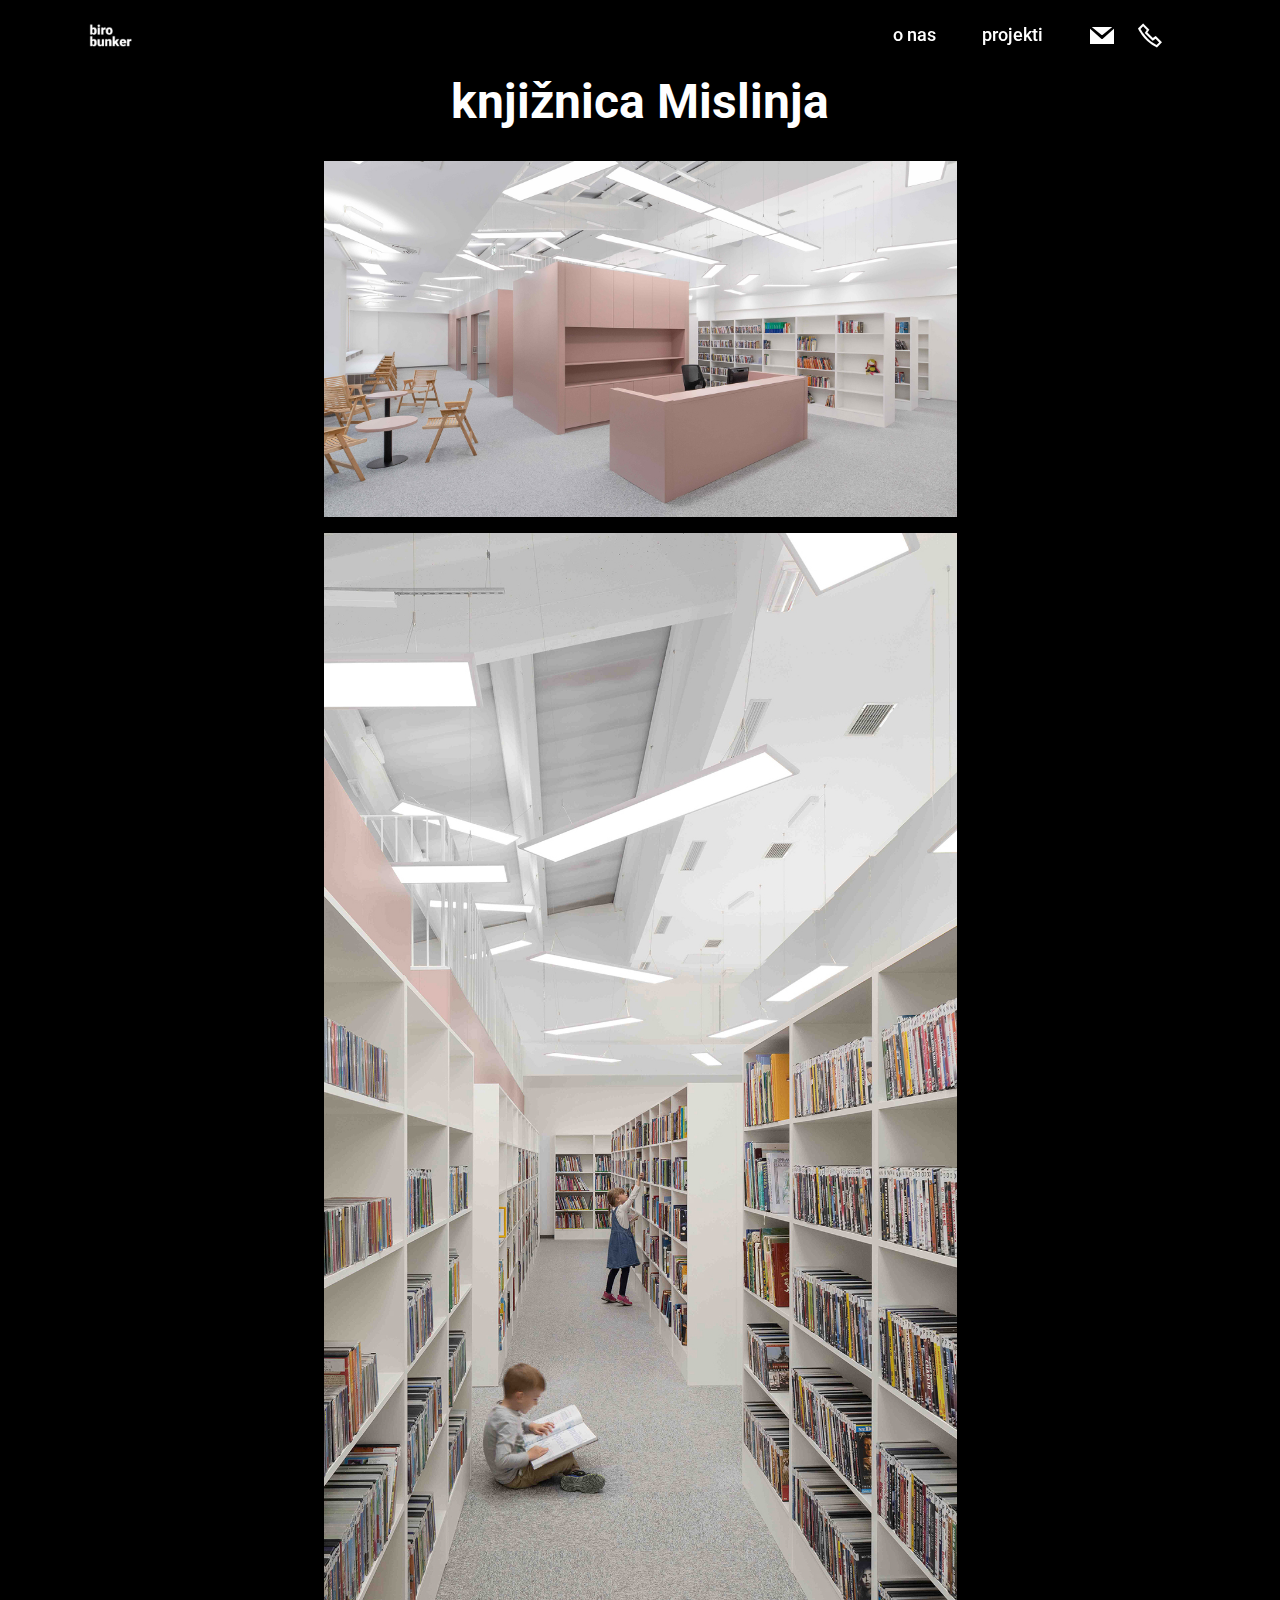
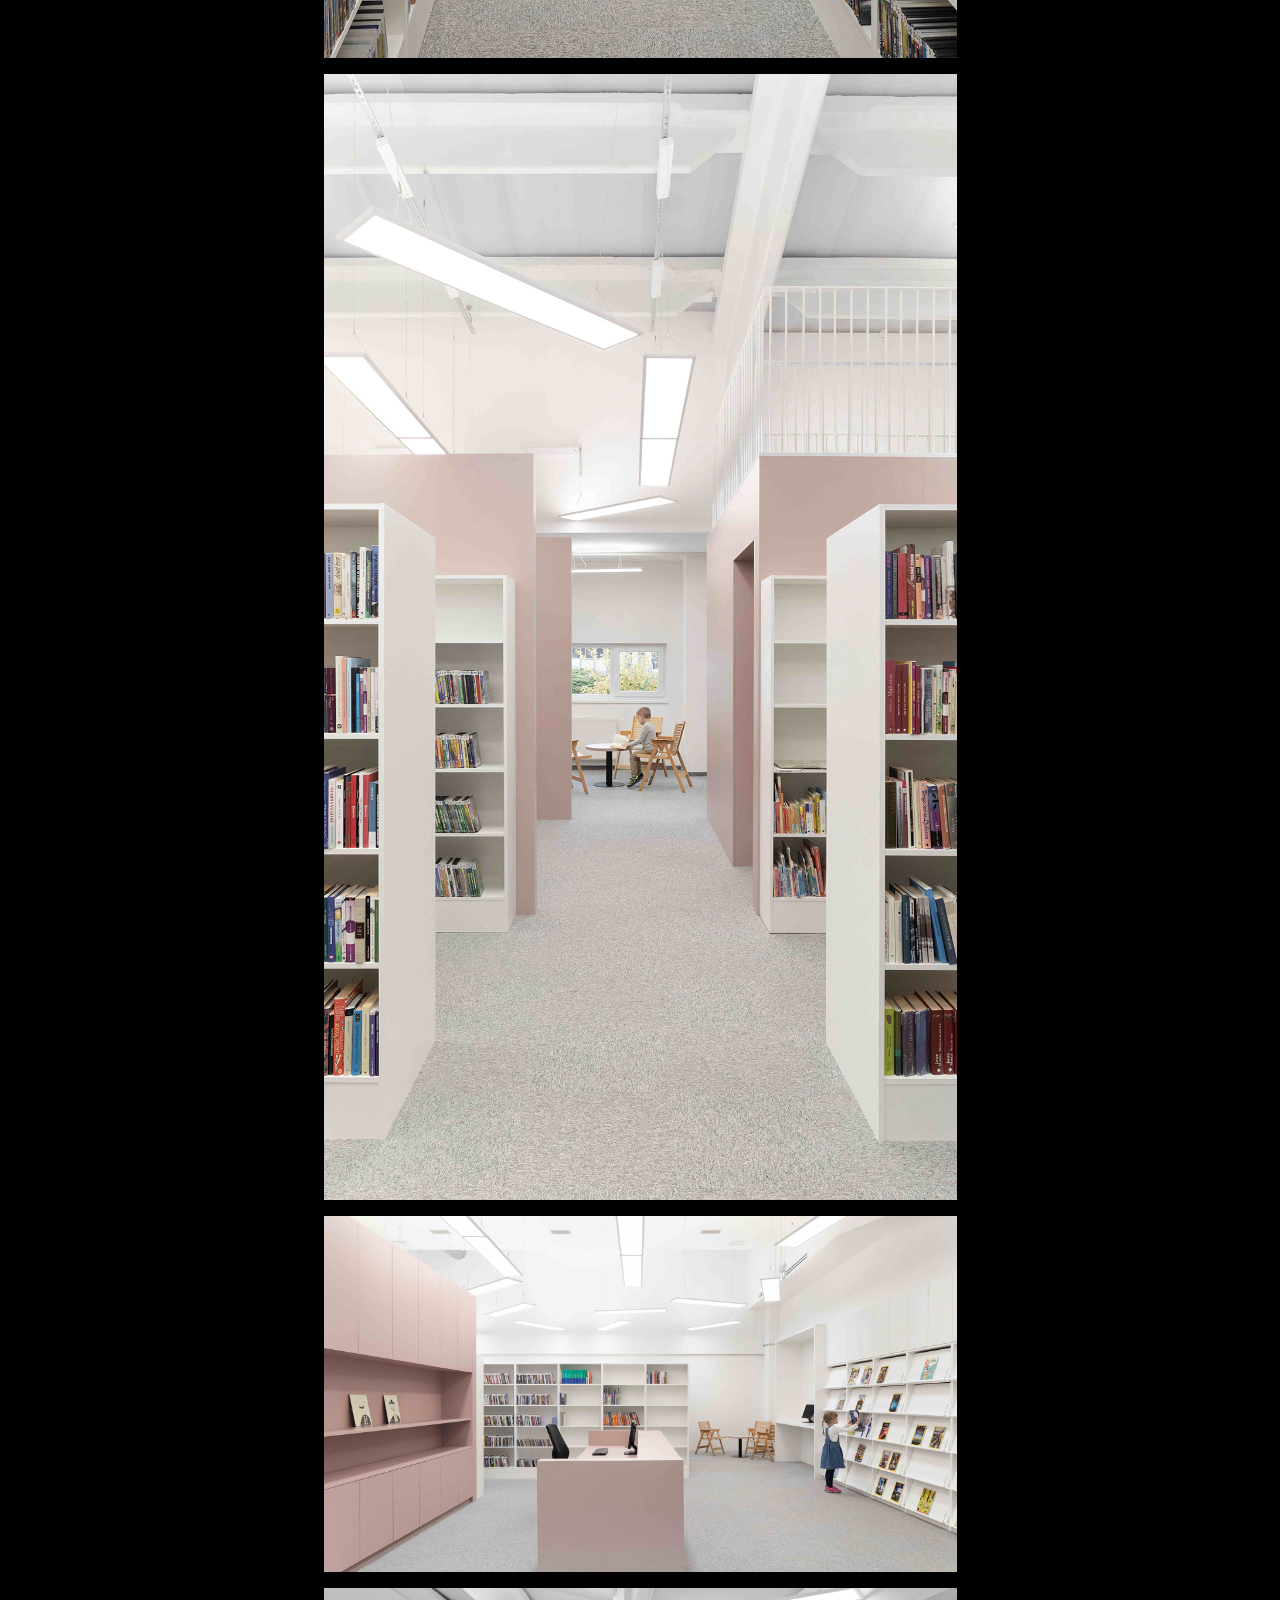
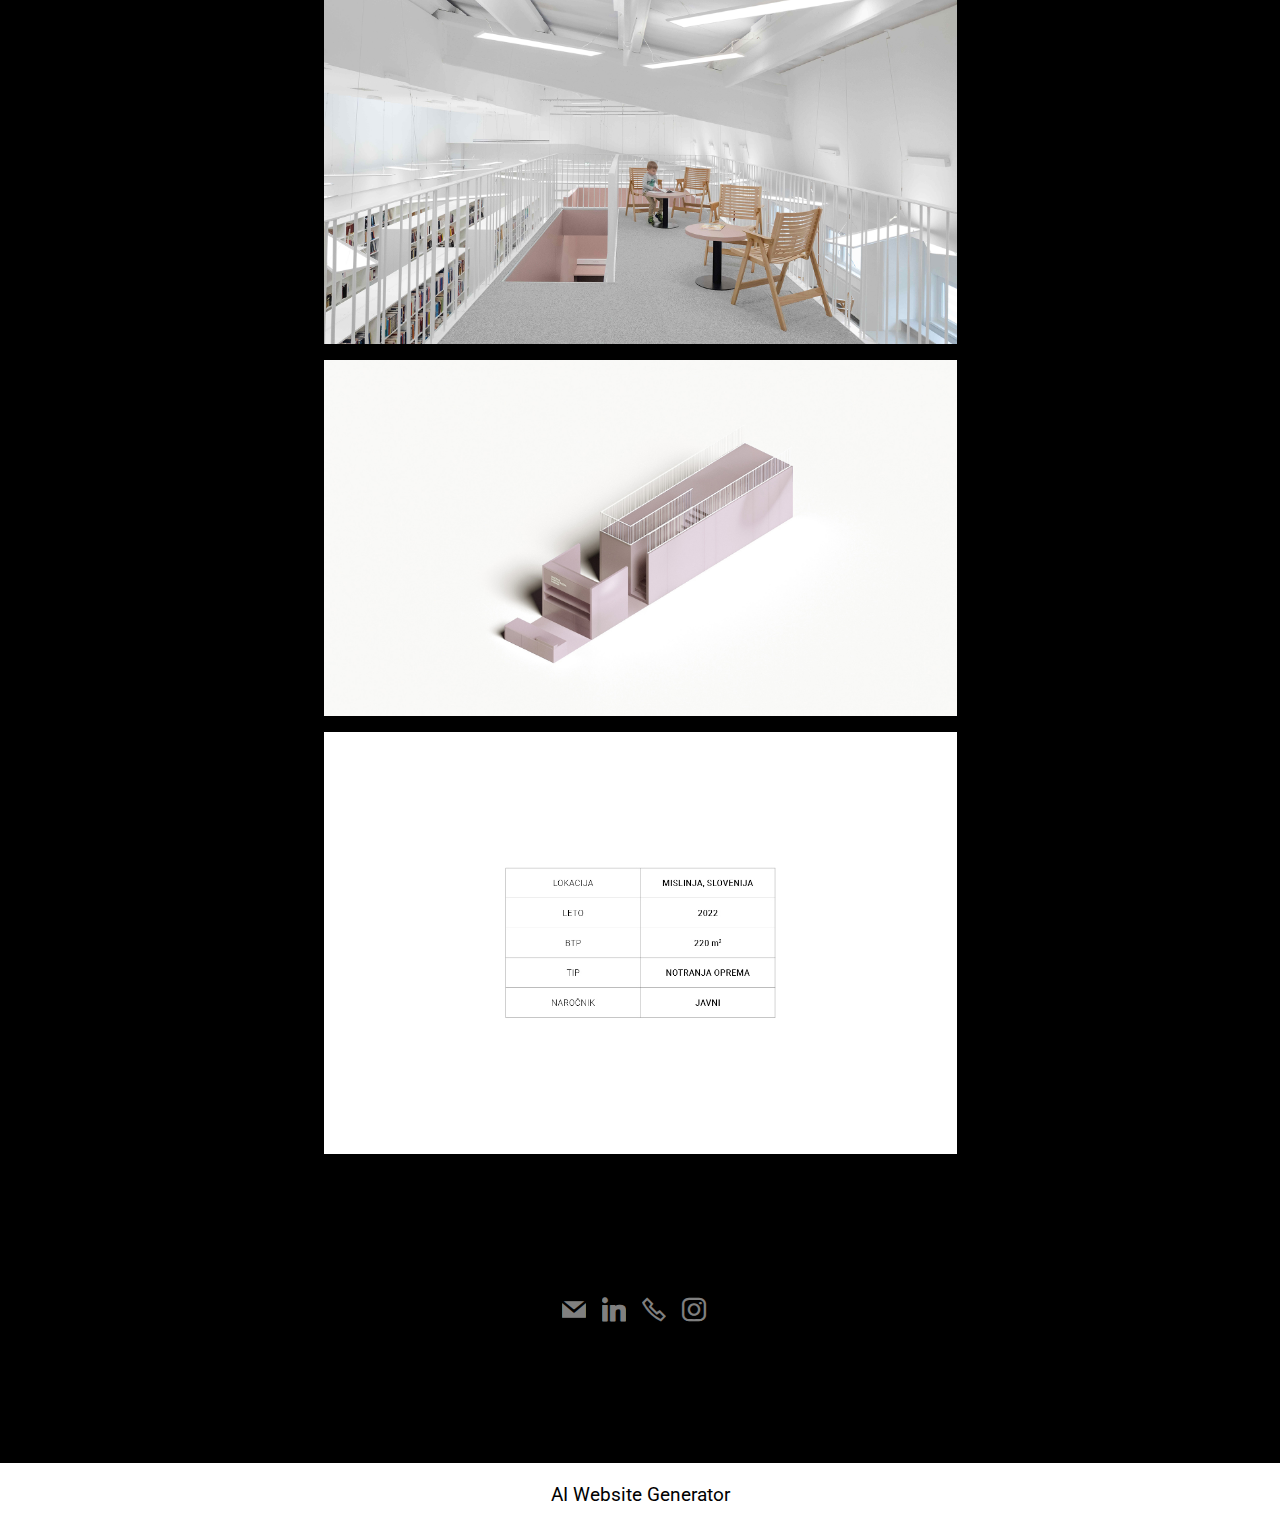
<file: knjiznicamislinja.html>
<!DOCTYPE html>
<html  >
<head>
  <!-- Site made with Mobirise Website Builder v5.9.13, https://mobirise.com -->
  <meta charset="UTF-8">
  <meta http-equiv="X-UA-Compatible" content="IE=edge">
  <meta name="generator" content="Mobirise v5.9.13, mobirise.com">
  <meta name="twitter:card" content="summary_large_image"/>
  <meta name="twitter:image:src" content="assets/images/knjiznicamislinja-meta.png">
  <meta property="og:image" content="assets/images/knjiznicamislinja-meta.png">
  <meta name="twitter:title" content="knjižnica Mislinja">
  <meta name="viewport" content="width=device-width, initial-scale=1, minimum-scale=1">
  <link rel="shortcut icon" href="assets/images/181128-logo-bunker-birobunker-copy-128x128.png" type="image/x-icon">
  <meta name="description" content="">
  
  
  <title>knjižnica Mislinja</title>
  <link rel="stylesheet" href="assets/web/assets/mobirise-icons2/mobirise2.css">
  <link rel="stylesheet" href="assets/bootstrap/css/bootstrap.min.css">
  <link rel="stylesheet" href="assets/bootstrap/css/bootstrap-grid.min.css">
  <link rel="stylesheet" href="assets/bootstrap/css/bootstrap-reboot.min.css">
  <link rel="stylesheet" href="assets/dropdown/css/style.css">
  <link rel="stylesheet" href="assets/socicon/css/styles.css">
  <link rel="stylesheet" href="assets/theme/css/style.css">
  <link rel="preload" href="https://fonts.googleapis.com/css?family=Roboto:100,100i,300,300i,400,400i,500,500i,700,700i,900,900i&display=swap" as="style" onload="this.onload=null;this.rel='stylesheet'">
  <noscript><link rel="stylesheet" href="https://fonts.googleapis.com/css?family=Roboto:100,100i,300,300i,400,400i,500,500i,700,700i,900,900i&display=swap"></noscript>
  <link rel="preload" as="style" href="assets/mobirise/css/mbr-additional.css?v=xTlZqI"><link rel="stylesheet" href="assets/mobirise/css/mbr-additional.css?v=xTlZqI" type="text/css">

  
  
  
</head>
<body>
  
  <section data-bs-version="5.1" class="menu menu1 cid-u84zQe5qhp" once="menu" id="menu1-8">
    

    <nav class="navbar navbar-dropdown navbar-fixed-top navbar-expand-lg">
        <div class="container">
            <div class="navbar-brand">
                <span class="navbar-logo">
                    <a href="index.html">
                        <img src="assets/images/181128-logo-bunker-birobunker-copy-128x128.png" alt="biro bunker" style="height: 3rem;">
                    </a>
                </span>
                <span class="navbar-caption-wrap"><a class="navbar-caption text-secondary text-primary display-7" href="index.html"></a></span>
            </div>
            <button class="navbar-toggler" type="button" data-toggle="collapse" data-bs-toggle="collapse" data-target="#navbarSupportedContent" data-bs-target="#navbarSupportedContent" aria-controls="navbarNavAltMarkup" aria-expanded="false" aria-label="Toggle navigation">
                <div class="hamburger">
                    <span></span>
                    <span></span>
                    <span></span>
                    <span></span>
                </div>
            </button>
            <div class="collapse navbar-collapse" id="navbarSupportedContent">
                <ul class="navbar-nav nav-dropdown nav-right" data-app-modern-menu="true"><li class="nav-item"><a class="nav-link link text-secondary text-primary display-4" href="about.html">o nas</a></li>
                    <li class="nav-item"><a class="nav-link link text-secondary text-primary display-4" href="projekti.html">projekti</a></li></ul>
                <div class="icons-menu">
                    <a class="iconfont-wrapper" href="mailto:info@birobunker.eu">
                        <span class="p-2 mbr-iconfont socicon-mail socicon" style="color: rgb(255, 255, 255); fill: rgb(255, 255, 255);"></span>
                    </a>
                    <a class="iconfont-wrapper" href="tel:+386 31 270 827">
                        <span class="p-2 mbr-iconfont mobi-mbri-phone mobi-mbri"></span>
                    </a>
                    
                    
                </div>
                
            </div>
        </div>
    </nav>
</section>

<section data-bs-version="5.1" class="content4 cid-u84BPuVvWW" id="content4-e">
    

    
    
    <div class="container">
        <div class="row justify-content-center">
            <div class="title col-md-12 col-lg-10">
                <h3 class="mbr-section-title mbr-fonts-style align-center mb-4 display-2"><strong>knjižnica Mislinja</strong></h3>
                
                
            </div>
        </div>
    </div>
</section>

<section data-bs-version="5.1" class="image3 cid-u84BKXwZ4E" id="image3-b">
    

    
    

    <div class="container">
        <div class="row justify-content-center">
            <div class="col-12 col-lg-7">
                <div class="image-wrapper">
                    <img src="assets/images/library-mislinja-biro-bunker-1.jpg" alt="birobunker_knjiznica_mislinja">
                    
                </div>
            </div>
        </div>
    </div>
</section>

<section data-bs-version="5.1" class="image3 cid-u84CCSNAN0" id="image3-f">
    

    
    

    <div class="container">
        <div class="row justify-content-center">
            <div class="col-12 col-lg-7">
                <div class="image-wrapper">
                    <img src="assets/images/library-mislinja-biro-bunker-2.jpg" alt="birobunker_knjiznica_mislinja">
                    
                </div>
            </div>
        </div>
    </div>
</section>

<section data-bs-version="5.1" class="image3 cid-u84D6iORK7" id="image3-g">
    

    
    

    <div class="container">
        <div class="row justify-content-center">
            <div class="col-12 col-lg-7">
                <div class="image-wrapper">
                    <img src="assets/images/library-mislinja-biro-bunker-3.jpg" alt="birobunker_knjiznica_mislinja">
                    
                </div>
            </div>
        </div>
    </div>
</section>

<section data-bs-version="5.1" class="image3 cid-u84DqGQQj7" id="image3-h">
    

    
    

    <div class="container">
        <div class="row justify-content-center">
            <div class="col-12 col-lg-7">
                <div class="image-wrapper">
                    <img src="assets/images/library-mislinja-biro-bunker-4.jpg" alt="birobunker_knjiznica_mislinja">
                    
                </div>
            </div>
        </div>
    </div>
</section>

<section data-bs-version="5.1" class="image3 cid-ua2KtD8Mw8" id="image3-1r">
    

    
    

    <div class="container">
        <div class="row justify-content-center">
            <div class="col-12 col-lg-7">
                <div class="image-wrapper">
                    <img src="assets/images/library-mislinja-biro-bunker-5.jpg" alt="birobunker_knjiznica_mislinja">
                    
                </div>
            </div>
        </div>
    </div>
</section>

<section data-bs-version="5.1" class="image3 cid-ua2KKnkwYv" id="image3-1s">
    

    
    

    <div class="container">
        <div class="row justify-content-center">
            <div class="col-12 col-lg-7">
                <div class="image-wrapper">
                    <img src="assets/images/library-mislinja-biro-bunker-6.jpg" alt="birobunker_knjiznica_mislinja">
                    
                </div>
            </div>
        </div>
    </div>
</section>

<section data-bs-version="5.1" class="image3 cid-ua2Mq3EWp9" id="image3-21">
    

    
    

    <div class="container">
        <div class="row justify-content-center">
            <div class="col-12 col-lg-7">
                <div class="image-wrapper">
                    <img src="assets/images/website-projekti-podatki-1.jpg" alt="birobunker_knjiznica_mislinja">
                    
                </div>
            </div>
        </div>
    </div>
</section>

<section data-bs-version="5.1" class="footer3 cid-u84zQgx2H3" once="footers" id="footer3-a">

    

    

    <div class="container">
        <div class="media-container-row align-center mbr-white">
            
            <div class="row social-row">
                <div class="social-list align-right pb-2">
                    
                    
                    
                    
                    
                    
                <div class="soc-item">
                        <a href="mailto:info@birobunker.eu">
                            <span class="mbr-iconfont mbr-iconfont-social socicon-mail socicon" style="color: rgb(255, 255, 255); fill: rgb(255, 255, 255);"></span>
                        </a>
                    </div><div class="soc-item">
                        <a href="https://si.linkedin.com/company/birobunker" target="_blank">
                            <span class="mbr-iconfont mbr-iconfont-social socicon-linkedin socicon"></span>
                        </a>
                    </div><div class="soc-item">
                        <a href="tel:+386 31 270 827">
                            <span class="mbr-iconfont mbr-iconfont-social mobi-mbri-phone mobi-mbri" style="color: rgb(255, 255, 255); fill: rgb(255, 255, 255);"></span>
                        </a>
                    </div><div class="soc-item">
                        <a href="https://www.instagram.com/biro_bunker/" target="_blank">
                            <span class="mbr-iconfont mbr-iconfont-social socicon-instagram socicon" style="color: rgb(255, 255, 255); fill: rgb(255, 255, 255);"></span>
                        </a>
                    </div></div>
            </div>
            <div class="row row-copirayt">
                <p class="mbr-text mb-0 mbr-fonts-style mbr-white align-center display-7"></p>
            </div>
        </div>
    </div>
</section><section class="display-7" style="padding: 0;align-items: center;justify-content: center;flex-wrap: wrap;    align-content: center;display: flex;position: relative;height: 4rem;"><a href="https://mobiri.se/3133961" style="flex: 1 1;height: 4rem;position: absolute;width: 100%;z-index: 1;"><img alt="" style="height: 4rem;" src="[data-uri]"></a><p style="margin: 0;text-align: center;" class="display-7">&#8204;</p><a style="z-index:1" href="https://mobirise.com/builder/ai-website-generator.html">AI Website Generator</a></section><script src="assets/bootstrap/js/bootstrap.bundle.min.js"></script>  <script src="assets/smoothscroll/smooth-scroll.js"></script>  <script src="assets/ytplayer/index.js"></script>  <script src="assets/dropdown/js/navbar-dropdown.js"></script>  <script src="assets/theme/js/script.js"></script>  
  
  
 <div id="scrollToTop" class="scrollToTop mbr-arrow-up"><a style="text-align: center;"><i class="mbr-arrow-up-icon mbr-arrow-up-icon-cm cm-icon cm-icon-smallarrow-up"></i></a></div>
  </body>
</html>
</file>
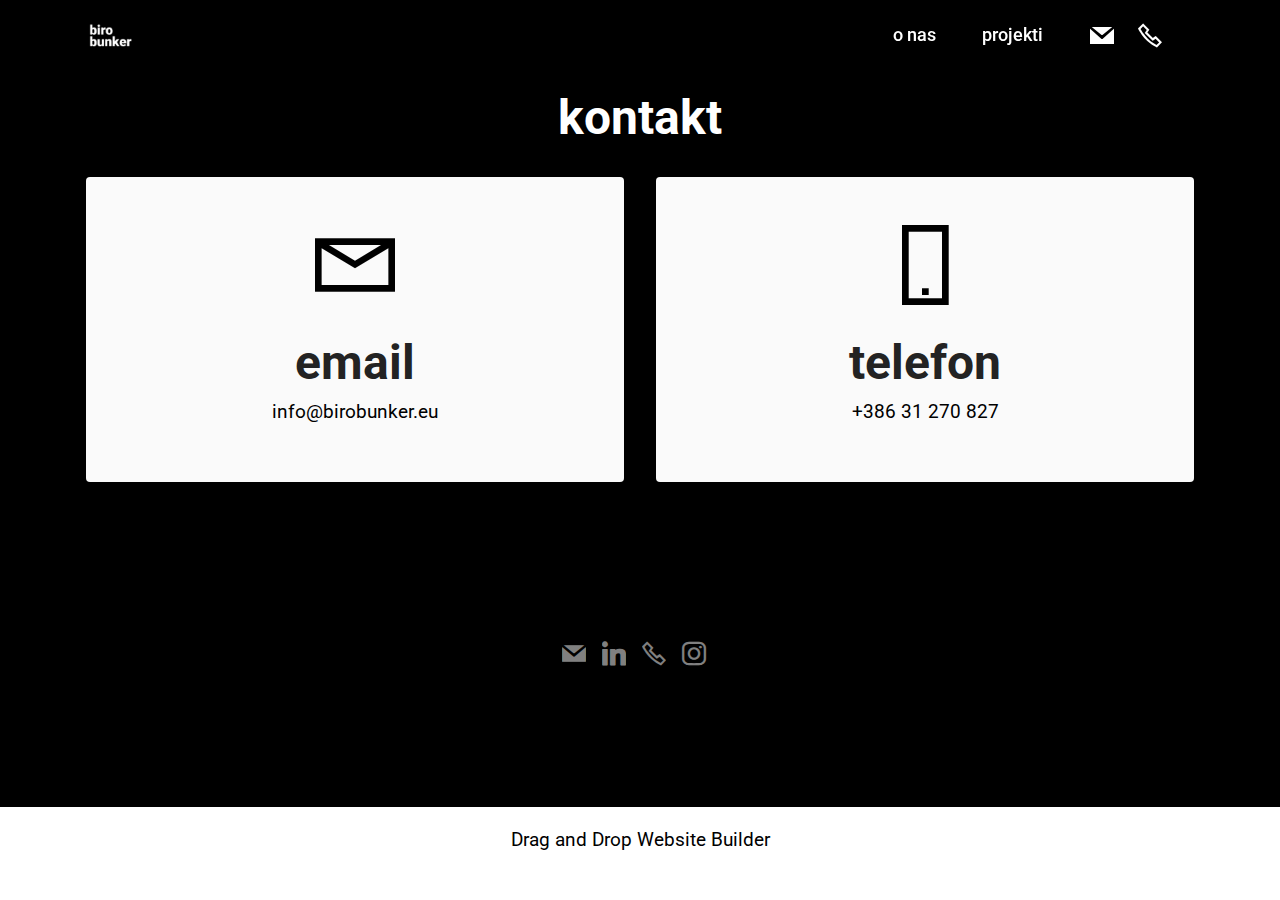
<file: kontakt.html>
<!DOCTYPE html>
<html  >
<head>
  <!-- Site made with Mobirise Website Builder v5.9.13, https://mobirise.com -->
  <meta charset="UTF-8">
  <meta http-equiv="X-UA-Compatible" content="IE=edge">
  <meta name="generator" content="Mobirise v5.9.13, mobirise.com">
  <meta name="viewport" content="width=device-width, initial-scale=1, minimum-scale=1">
  <link rel="shortcut icon" href="assets/images/181128-logo-bunker-birobunker-copy-128x128.png" type="image/x-icon">
  <meta name="description" content="">
  
  
  <title>kontakt</title>
  <link rel="stylesheet" href="assets/web/assets/mobirise-icons2/mobirise2.css">
  <link rel="stylesheet" href="assets/bootstrap/css/bootstrap.min.css">
  <link rel="stylesheet" href="assets/bootstrap/css/bootstrap-grid.min.css">
  <link rel="stylesheet" href="assets/bootstrap/css/bootstrap-reboot.min.css">
  <link rel="stylesheet" href="assets/dropdown/css/style.css">
  <link rel="stylesheet" href="assets/socicon/css/styles.css">
  <link rel="stylesheet" href="assets/theme/css/style.css">
  <link rel="preload" href="https://fonts.googleapis.com/css?family=Roboto:100,100i,300,300i,400,400i,500,500i,700,700i,900,900i&display=swap" as="style" onload="this.onload=null;this.rel='stylesheet'">
  <noscript><link rel="stylesheet" href="https://fonts.googleapis.com/css?family=Roboto:100,100i,300,300i,400,400i,500,500i,700,700i,900,900i&display=swap"></noscript>
  <link rel="preload" as="style" href="assets/mobirise/css/mbr-additional.css?v=cLq2C9"><link rel="stylesheet" href="assets/mobirise/css/mbr-additional.css?v=cLq2C9" type="text/css">

  
  
  
</head>
<body>
  
  <section data-bs-version="5.1" class="menu menu1 cid-u84DBK3x4V" once="menu" id="menu1-j">
    

    <nav class="navbar navbar-dropdown navbar-fixed-top navbar-expand-lg">
        <div class="container">
            <div class="navbar-brand">
                <span class="navbar-logo">
                    <a href="index.html">
                        <img src="assets/images/181128-logo-bunker-birobunker-copy-128x128.png" alt="biro bunker" style="height: 3rem;">
                    </a>
                </span>
                <span class="navbar-caption-wrap"><a class="navbar-caption text-secondary text-primary display-7" href="index.html"></a></span>
            </div>
            <button class="navbar-toggler" type="button" data-toggle="collapse" data-bs-toggle="collapse" data-target="#navbarSupportedContent" data-bs-target="#navbarSupportedContent" aria-controls="navbarNavAltMarkup" aria-expanded="false" aria-label="Toggle navigation">
                <div class="hamburger">
                    <span></span>
                    <span></span>
                    <span></span>
                    <span></span>
                </div>
            </button>
            <div class="collapse navbar-collapse" id="navbarSupportedContent">
                <ul class="navbar-nav nav-dropdown nav-right" data-app-modern-menu="true"><li class="nav-item"><a class="nav-link link text-secondary text-primary display-4" href="about.html">o nas</a></li>
                    <li class="nav-item"><a class="nav-link link text-secondary text-primary display-4" href="projekti.html">projekti</a></li></ul>
                <div class="icons-menu">
                    <a class="iconfont-wrapper" href="mailto:info@birobunker.eu">
                        <span class="p-2 mbr-iconfont socicon-mail socicon" style="color: rgb(255, 255, 255); fill: rgb(255, 255, 255);"></span>
                    </a>
                    <a class="iconfont-wrapper" href="tel:+386 31 270 827">
                        <span class="p-2 mbr-iconfont mobi-mbri-phone mobi-mbri"></span>
                    </a>
                    
                    
                </div>
                
            </div>
        </div>
    </nav>
</section>

<section data-bs-version="5.1" class="contacts1 cid-u84DI1lKN6" id="contacts1-l">

    

    
    
    <div class="container">
        <div class="mbr-section-head">
            <h3 class="mbr-section-title mbr-fonts-style align-center mb-0 display-2">
                <strong>kontakt</strong><strong><br></strong></h3>
            
        </div>
        <div class="row justify-content-center mt-4">
            <div class="card col-12 col-lg-6">
                <div class="card-wrapper">
                    <div class="card-box align-center">
                        <div class="image-wrapper">
                            <span class="mbr-iconfont mobi-mbri-letter mobi-mbri"></span>
                        </div>
                        <h4 class="card-title mbr-fonts-style mb-2 display-2"><strong>email</strong>
                        </h4>
                        
                        <h5 class="link mbr-fonts-style display-7"><a href="mailto:info@birobunker.eu" class="text-primary">info@birobunker.eu</a></h5>
                    </div>
                </div>
            </div>
            <div class="card col-12 col-lg-6">
                <div class="card-wrapper">
                    <div class="card-box align-center">
                        <div class="image-wrapper">
                            <span class="mbr-iconfont mobi-mbri-mobile-2 mobi-mbri"></span>
                        </div>
                        <h4 class="card-title mbr-fonts-style align-center mb-2 display-2">
                            <strong>telefon</strong></h4>
                        
                        <h5 class="link mbr-black mbr-fonts-style display-7"><a href="tel:+38631270827" class="text-primary">+386 31 270 827</a></h5>
                    </div>
                </div>
            </div>
        </div>
    </div>
</section>

<section data-bs-version="5.1" class="footer3 cid-u84DBKGijL" once="footers" id="footer3-k">

    

    

    <div class="container">
        <div class="media-container-row align-center mbr-white">
            
            <div class="row social-row">
                <div class="social-list align-right pb-2">
                    
                    
                    
                    
                    
                    
                <div class="soc-item">
                        <a href="mailto:info@birobunker.eu">
                            <span class="mbr-iconfont mbr-iconfont-social socicon-mail socicon" style="color: rgb(255, 255, 255); fill: rgb(255, 255, 255);"></span>
                        </a>
                    </div><div class="soc-item">
                        <a href="https://si.linkedin.com/company/birobunker" target="_blank">
                            <span class="mbr-iconfont mbr-iconfont-social socicon-linkedin socicon"></span>
                        </a>
                    </div><div class="soc-item">
                        <a href="tel:+386 31 270 827">
                            <span class="mbr-iconfont mbr-iconfont-social mobi-mbri-phone mobi-mbri" style="color: rgb(255, 255, 255); fill: rgb(255, 255, 255);"></span>
                        </a>
                    </div><div class="soc-item">
                        <a href="https://www.instagram.com/biro_bunker/" target="_blank">
                            <span class="mbr-iconfont mbr-iconfont-social socicon-instagram socicon" style="color: rgb(255, 255, 255); fill: rgb(255, 255, 255);"></span>
                        </a>
                    </div></div>
            </div>
            <div class="row row-copirayt">
                <p class="mbr-text mb-0 mbr-fonts-style mbr-white align-center display-7"></p>
            </div>
        </div>
    </div>
</section><section class="display-7" style="padding: 0;align-items: center;justify-content: center;flex-wrap: wrap;    align-content: center;display: flex;position: relative;height: 4rem;"><a href="https://mobiri.se/3133961" style="flex: 1 1;height: 4rem;position: absolute;width: 100%;z-index: 1;"><img alt="" style="height: 4rem;" src="[data-uri]"></a><p style="margin: 0;text-align: center;" class="display-7">&#8204;</p><a style="z-index:1" href="https://mobirise.com/drag-drop-website-builder.html">Drag and Drop Website Builder</a></section><script src="assets/bootstrap/js/bootstrap.bundle.min.js"></script>  <script src="assets/smoothscroll/smooth-scroll.js"></script>  <script src="assets/ytplayer/index.js"></script>  <script src="assets/dropdown/js/navbar-dropdown.js"></script>  <script src="assets/theme/js/script.js"></script>  
  
  
 <div id="scrollToTop" class="scrollToTop mbr-arrow-up"><a style="text-align: center;"><i class="mbr-arrow-up-icon mbr-arrow-up-icon-cm cm-icon cm-icon-smallarrow-up"></i></a></div>
  </body>
</html>
</file>
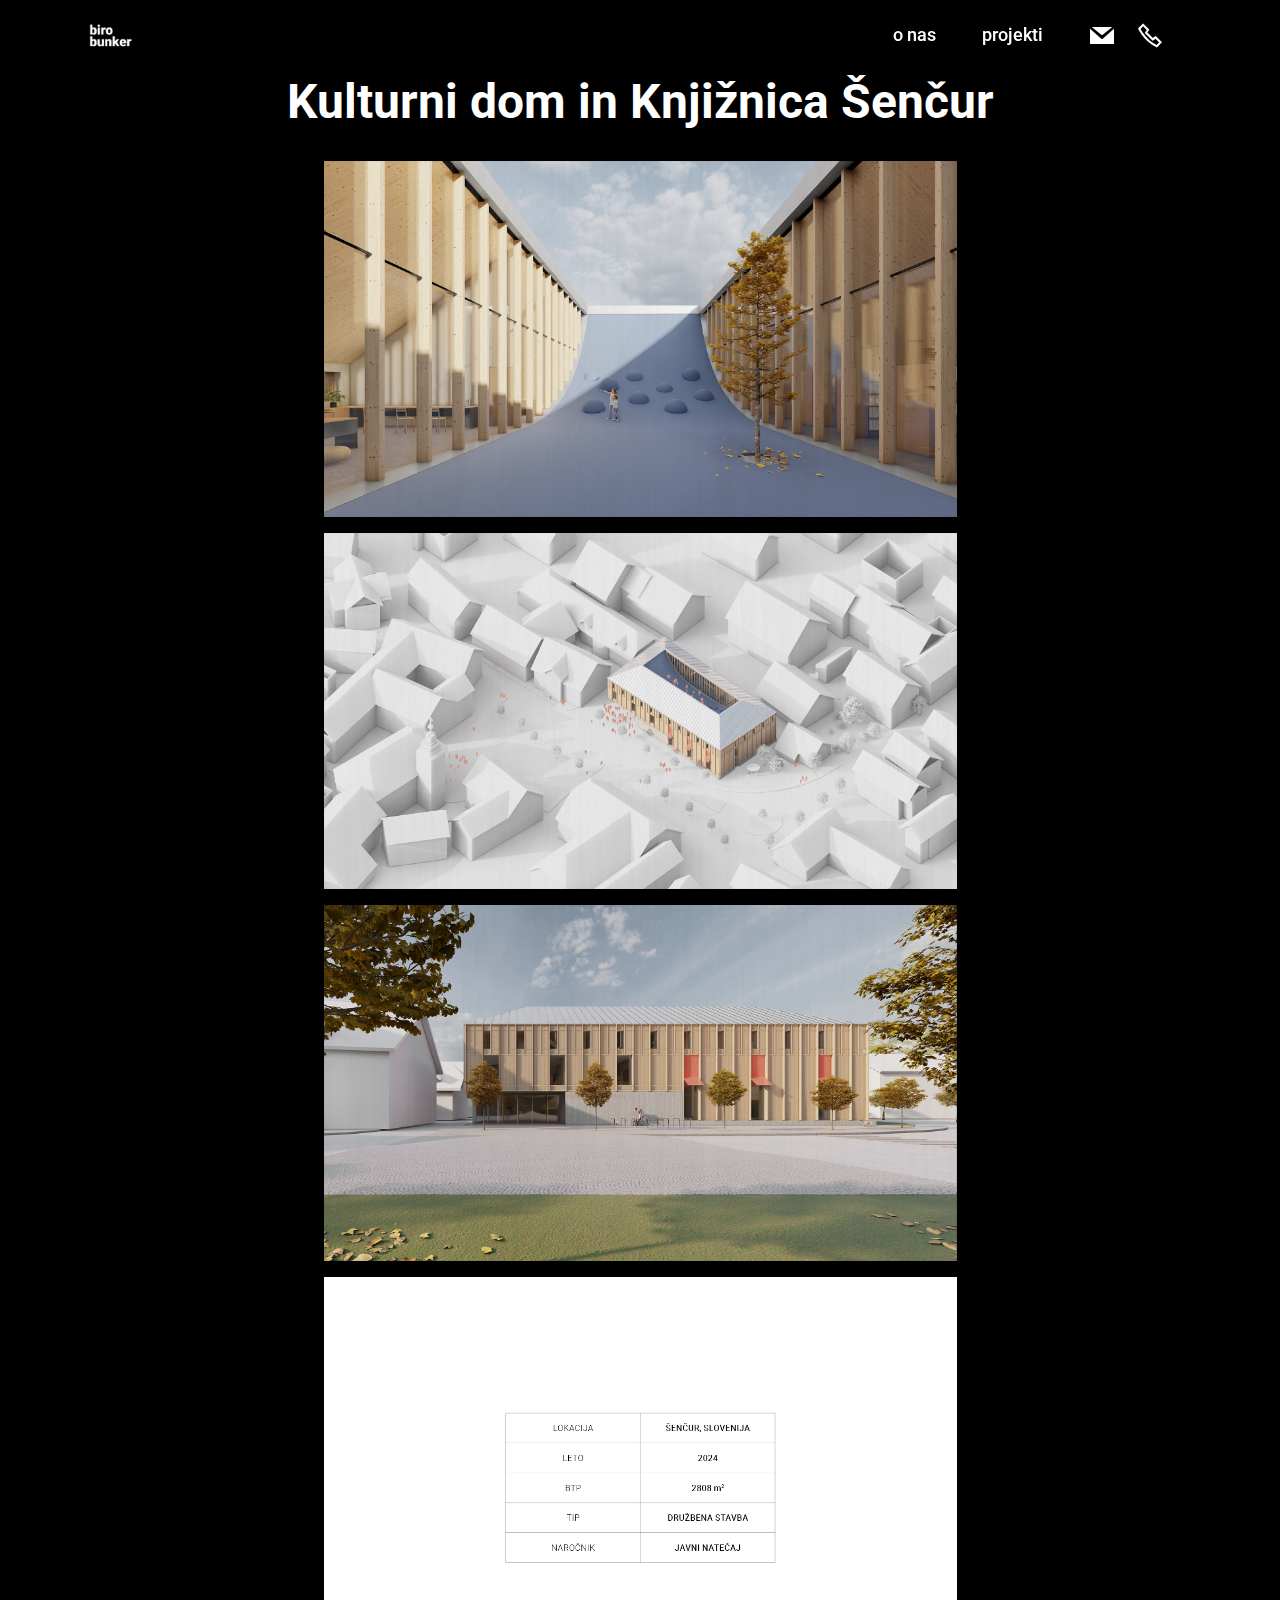
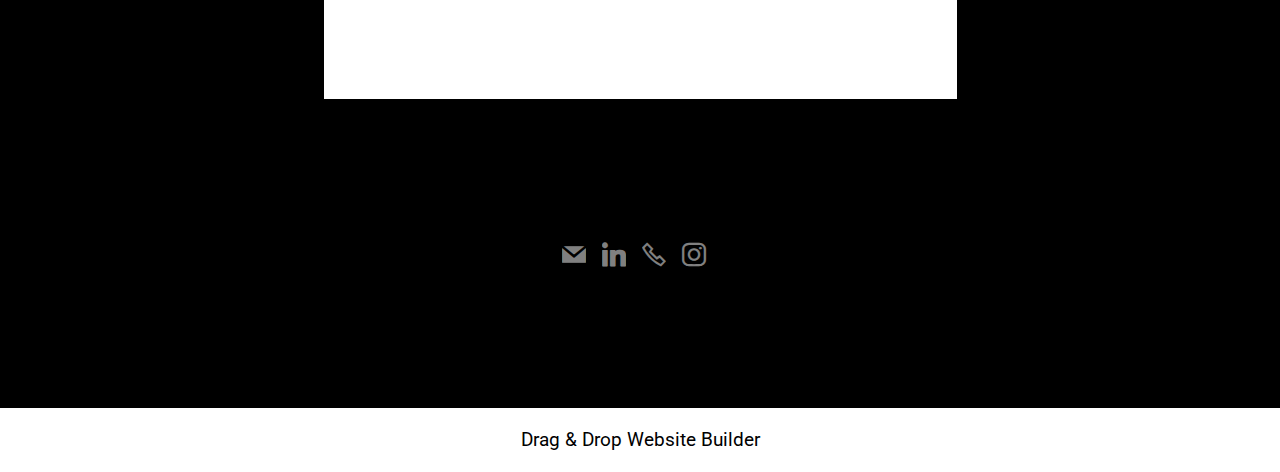
<file: page11.html>
<!DOCTYPE html>
<html  >
<head>
  <!-- Site made with Mobirise Website Builder v5.9.13, https://mobirise.com -->
  <meta charset="UTF-8">
  <meta http-equiv="X-UA-Compatible" content="IE=edge">
  <meta name="generator" content="Mobirise v5.9.13, mobirise.com">
  <meta name="viewport" content="width=device-width, initial-scale=1, minimum-scale=1">
  <link rel="shortcut icon" href="assets/images/181128-logo-bunker-birobunker-copy-128x128.png" type="image/x-icon">
  <meta name="description" content="">
  
  
  <title>KD in Knjižnica Šenčur</title>
  <link rel="stylesheet" href="assets/web/assets/mobirise-icons2/mobirise2.css">
  <link rel="stylesheet" href="assets/bootstrap/css/bootstrap.min.css">
  <link rel="stylesheet" href="assets/bootstrap/css/bootstrap-grid.min.css">
  <link rel="stylesheet" href="assets/bootstrap/css/bootstrap-reboot.min.css">
  <link rel="stylesheet" href="assets/dropdown/css/style.css">
  <link rel="stylesheet" href="assets/socicon/css/styles.css">
  <link rel="stylesheet" href="assets/theme/css/style.css">
  <link rel="preload" href="https://fonts.googleapis.com/css?family=Roboto:100,100i,300,300i,400,400i,500,500i,700,700i,900,900i&display=swap" as="style" onload="this.onload=null;this.rel='stylesheet'">
  <noscript><link rel="stylesheet" href="https://fonts.googleapis.com/css?family=Roboto:100,100i,300,300i,400,400i,500,500i,700,700i,900,900i&display=swap"></noscript>
  <link rel="preload" as="style" href="assets/mobirise/css/mbr-additional.css?v=NRPJX6"><link rel="stylesheet" href="assets/mobirise/css/mbr-additional.css?v=NRPJX6" type="text/css">

  
  
  
</head>
<body>
  
  <section data-bs-version="5.1" class="menu menu1 cid-ua2OwA3RU9" once="menu" id="menu1-2u">
    

    <nav class="navbar navbar-dropdown navbar-fixed-top navbar-expand-lg">
        <div class="container">
            <div class="navbar-brand">
                <span class="navbar-logo">
                    <a href="index.html">
                        <img src="assets/images/181128-logo-bunker-birobunker-copy-128x128.png" alt="biro bunker" style="height: 3rem;">
                    </a>
                </span>
                <span class="navbar-caption-wrap"><a class="navbar-caption text-secondary text-primary display-7" href="index.html"></a></span>
            </div>
            <button class="navbar-toggler" type="button" data-toggle="collapse" data-bs-toggle="collapse" data-target="#navbarSupportedContent" data-bs-target="#navbarSupportedContent" aria-controls="navbarNavAltMarkup" aria-expanded="false" aria-label="Toggle navigation">
                <div class="hamburger">
                    <span></span>
                    <span></span>
                    <span></span>
                    <span></span>
                </div>
            </button>
            <div class="collapse navbar-collapse" id="navbarSupportedContent">
                <ul class="navbar-nav nav-dropdown nav-right" data-app-modern-menu="true"><li class="nav-item"><a class="nav-link link text-secondary text-primary display-4" href="about.html">o nas</a></li>
                    <li class="nav-item"><a class="nav-link link text-secondary text-primary display-4" href="projekti.html">projekti</a></li></ul>
                <div class="icons-menu">
                    <a class="iconfont-wrapper" href="mailto:info@birobunker.eu">
                        <span class="p-2 mbr-iconfont socicon-mail socicon" style="color: rgb(255, 255, 255); fill: rgb(255, 255, 255);"></span>
                    </a>
                    <a class="iconfont-wrapper" href="tel:+386 31 270 827">
                        <span class="p-2 mbr-iconfont mobi-mbri-phone mobi-mbri"></span>
                    </a>
                    
                    
                </div>
                
            </div>
        </div>
    </nav>
</section>

<section data-bs-version="5.1" class="content4 cid-ua2OwAUeBt" id="content4-2v">
    

    
    
    <div class="container">
        <div class="row justify-content-center">
            <div class="title col-md-12 col-lg-10">
                <h3 class="mbr-section-title mbr-fonts-style align-center mb-4 display-2"><strong>Kulturni dom in Knjižnica Šenčur</strong></h3>
                
                
            </div>
        </div>
    </div>
</section>

<section data-bs-version="5.1" class="image3 cid-ua2OwBArwK" id="image3-2w">
    

    
    

    <div class="container">
        <div class="row justify-content-center">
            <div class="col-12 col-lg-7">
                <div class="image-wrapper">
                    <img src="assets/images/2n.png" alt="birobunker_kulturnidomknjižnica_šenčur">
                    
                </div>
            </div>
        </div>
    </div>
</section>

<section data-bs-version="5.1" class="image3 cid-ua2OwC96pY" id="image3-2x">
    

    
    

    <div class="container">
        <div class="row justify-content-center">
            <div class="col-12 col-lg-7">
                <div class="image-wrapper">
                    <img src="assets/images/aks.png" alt="birobunker_kulturnidomknjižnica_šenčur">
                    
                </div>
            </div>
        </div>
    </div>
</section>

<section data-bs-version="5.1" class="image3 cid-ua2OwCJ40Z" id="image3-2y">
    

    
    

    <div class="container">
        <div class="row justify-content-center">
            <div class="col-12 col-lg-7">
                <div class="image-wrapper">
                    <img src="assets/images/vhod.png" alt="birobunker_kulturnidomknjižnica_šenčur">
                    
                </div>
            </div>
        </div>
    </div>
</section>

<section data-bs-version="5.1" class="image3 cid-ua2OwDj0Jk" id="image3-2z">
    

    
    

    <div class="container">
        <div class="row justify-content-center">
            <div class="col-12 col-lg-7">
                <div class="image-wrapper">
                    <img src="assets/images/website-projekti-podatki-13.jpg" alt="birobunker_kulturnidomknjižnica_šenčur">
                    
                </div>
            </div>
        </div>
    </div>
</section>

<section data-bs-version="5.1" class="footer3 cid-ua2OwEkPkn" once="footers" id="footer3-31">

    

    

    <div class="container">
        <div class="media-container-row align-center mbr-white">
            
            <div class="row social-row">
                <div class="social-list align-right pb-2">
                    
                    
                    
                    
                    
                    
                <div class="soc-item">
                        <a href="mailto:info@birobunker.eu">
                            <span class="mbr-iconfont mbr-iconfont-social socicon-mail socicon" style="color: rgb(255, 255, 255); fill: rgb(255, 255, 255);"></span>
                        </a>
                    </div><div class="soc-item">
                        <a href="https://si.linkedin.com/company/birobunker" target="_blank">
                            <span class="mbr-iconfont mbr-iconfont-social socicon-linkedin socicon"></span>
                        </a>
                    </div><div class="soc-item">
                        <a href="tel:+386 31 270 827">
                            <span class="mbr-iconfont mbr-iconfont-social mobi-mbri-phone mobi-mbri" style="color: rgb(255, 255, 255); fill: rgb(255, 255, 255);"></span>
                        </a>
                    </div><div class="soc-item">
                        <a href="https://www.instagram.com/biro_bunker/" target="_blank">
                            <span class="mbr-iconfont mbr-iconfont-social socicon-instagram socicon" style="color: rgb(255, 255, 255); fill: rgb(255, 255, 255);"></span>
                        </a>
                    </div></div>
            </div>
            <div class="row row-copirayt">
                <p class="mbr-text mb-0 mbr-fonts-style mbr-white align-center display-7"></p>
            </div>
        </div>
    </div>
</section><section class="display-7" style="padding: 0;align-items: center;justify-content: center;flex-wrap: wrap;    align-content: center;display: flex;position: relative;height: 4rem;"><a href="https://mobiri.se/3133961" style="flex: 1 1;height: 4rem;position: absolute;width: 100%;z-index: 1;"><img alt="" style="height: 4rem;" src="[data-uri]"></a><p style="margin: 0;text-align: center;" class="display-7">&#8204;</p><a style="z-index:1" href="https://mobirise.com/drag-drop-website-builder.html">Drag & Drop Website Builder</a></section><script src="assets/bootstrap/js/bootstrap.bundle.min.js"></script>  <script src="assets/smoothscroll/smooth-scroll.js"></script>  <script src="assets/ytplayer/index.js"></script>  <script src="assets/dropdown/js/navbar-dropdown.js"></script>  <script src="assets/theme/js/script.js"></script>  
  
  
 <div id="scrollToTop" class="scrollToTop mbr-arrow-up"><a style="text-align: center;"><i class="mbr-arrow-up-icon mbr-arrow-up-icon-cm cm-icon cm-icon-smallarrow-up"></i></a></div>
  </body>
</html>
</file>
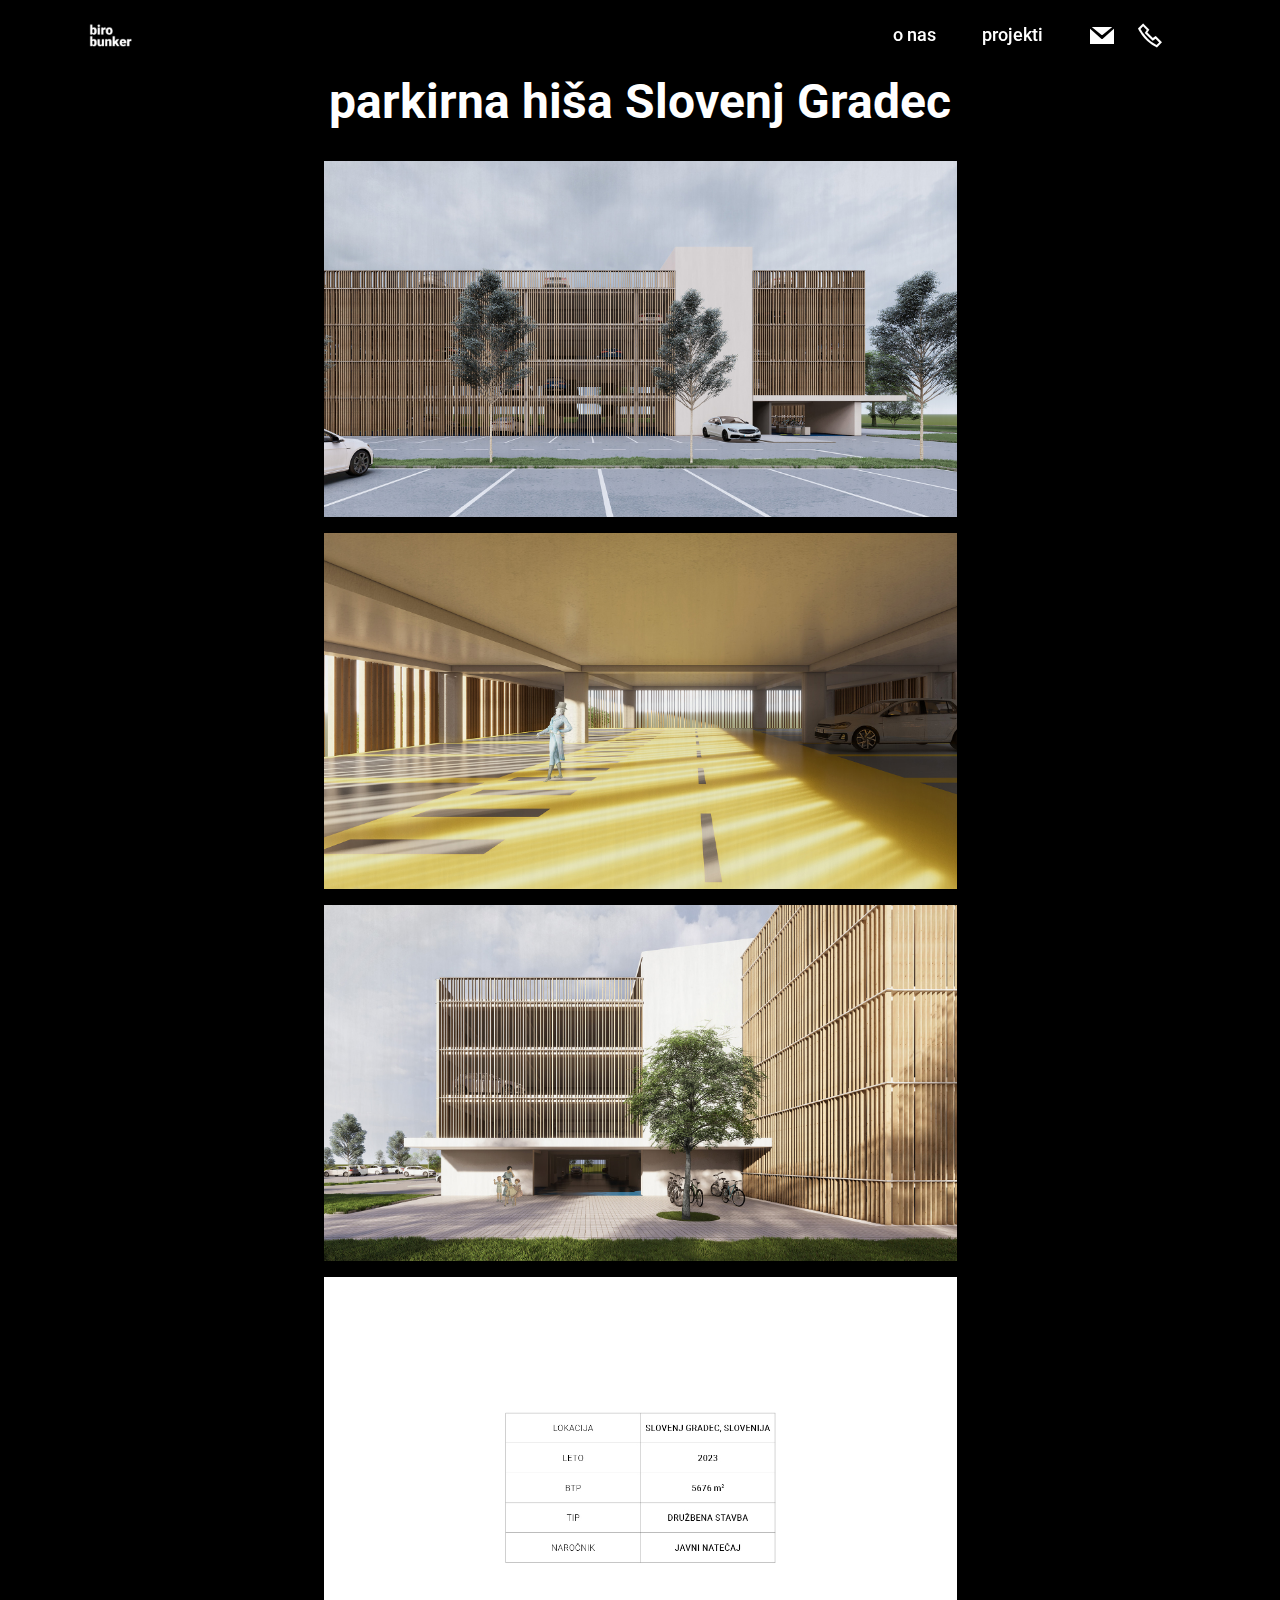
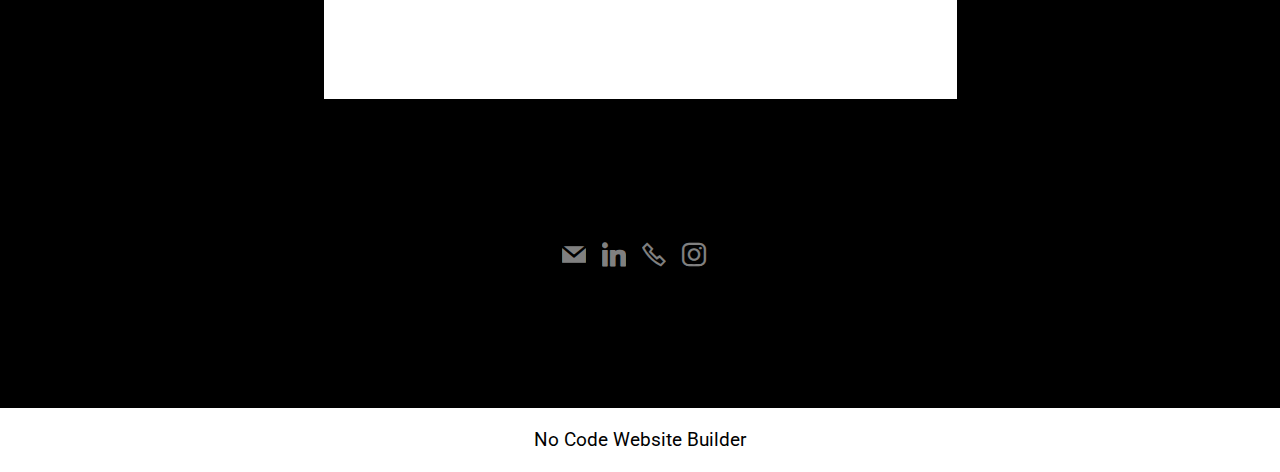
<file: PHSG.html>
<!DOCTYPE html>
<html  >
<head>
  <!-- Site made with Mobirise Website Builder v5.9.13, https://mobirise.com -->
  <meta charset="UTF-8">
  <meta http-equiv="X-UA-Compatible" content="IE=edge">
  <meta name="generator" content="Mobirise v5.9.13, mobirise.com">
  <meta name="viewport" content="width=device-width, initial-scale=1, minimum-scale=1">
  <link rel="shortcut icon" href="assets/images/181128-logo-bunker-birobunker-copy-128x128.png" type="image/x-icon">
  <meta name="description" content="">
  
  
  <title>parkirna hiša Slovenj Gradec</title>
  <link rel="stylesheet" href="assets/web/assets/mobirise-icons2/mobirise2.css">
  <link rel="stylesheet" href="assets/bootstrap/css/bootstrap.min.css">
  <link rel="stylesheet" href="assets/bootstrap/css/bootstrap-grid.min.css">
  <link rel="stylesheet" href="assets/bootstrap/css/bootstrap-reboot.min.css">
  <link rel="stylesheet" href="assets/dropdown/css/style.css">
  <link rel="stylesheet" href="assets/socicon/css/styles.css">
  <link rel="stylesheet" href="assets/theme/css/style.css">
  <link rel="preload" href="https://fonts.googleapis.com/css?family=Roboto:100,100i,300,300i,400,400i,500,500i,700,700i,900,900i&display=swap" as="style" onload="this.onload=null;this.rel='stylesheet'">
  <noscript><link rel="stylesheet" href="https://fonts.googleapis.com/css?family=Roboto:100,100i,300,300i,400,400i,500,500i,700,700i,900,900i&display=swap"></noscript>
  <link rel="preload" as="style" href="assets/mobirise/css/mbr-additional.css?v=SiSFsS"><link rel="stylesheet" href="assets/mobirise/css/mbr-additional.css?v=SiSFsS" type="text/css">

  
  
  
</head>
<body>
  
  <section data-bs-version="5.1" class="menu menu1 cid-ua2Ntn5lyB" once="menu" id="menu1-2f">
    

    <nav class="navbar navbar-dropdown navbar-fixed-top navbar-expand-lg">
        <div class="container">
            <div class="navbar-brand">
                <span class="navbar-logo">
                    <a href="index.html">
                        <img src="assets/images/181128-logo-bunker-birobunker-copy-128x128.png" alt="biro bunker" style="height: 3rem;">
                    </a>
                </span>
                <span class="navbar-caption-wrap"><a class="navbar-caption text-secondary text-primary display-7" href="index.html"></a></span>
            </div>
            <button class="navbar-toggler" type="button" data-toggle="collapse" data-bs-toggle="collapse" data-target="#navbarSupportedContent" data-bs-target="#navbarSupportedContent" aria-controls="navbarNavAltMarkup" aria-expanded="false" aria-label="Toggle navigation">
                <div class="hamburger">
                    <span></span>
                    <span></span>
                    <span></span>
                    <span></span>
                </div>
            </button>
            <div class="collapse navbar-collapse" id="navbarSupportedContent">
                <ul class="navbar-nav nav-dropdown nav-right" data-app-modern-menu="true"><li class="nav-item"><a class="nav-link link text-secondary text-primary display-4" href="about.html">o nas</a></li>
                    <li class="nav-item"><a class="nav-link link text-secondary text-primary display-4" href="projekti.html">projekti</a></li></ul>
                <div class="icons-menu">
                    <a class="iconfont-wrapper" href="mailto:info@birobunker.eu">
                        <span class="p-2 mbr-iconfont socicon-mail socicon" style="color: rgb(255, 255, 255); fill: rgb(255, 255, 255);"></span>
                    </a>
                    <a class="iconfont-wrapper" href="tel:+386 31 270 827">
                        <span class="p-2 mbr-iconfont mobi-mbri-phone mobi-mbri"></span>
                    </a>
                    
                    
                </div>
                
            </div>
        </div>
    </nav>
</section>

<section data-bs-version="5.1" class="content4 cid-ua2NtnPzyM" id="content4-2g">
    

    
    
    <div class="container">
        <div class="row justify-content-center">
            <div class="title col-md-12 col-lg-10">
                <h3 class="mbr-section-title mbr-fonts-style align-center mb-4 display-2"><strong>parkirna hiša Slovenj Gradec</strong></h3>
                
                
            </div>
        </div>
    </div>
</section>

<section data-bs-version="5.1" class="image3 cid-ua2NtotzP7" id="image3-2h">
    

    
    

    <div class="container">
        <div class="row justify-content-center">
            <div class="col-12 col-lg-7">
                <div class="image-wrapper">
                    <img src="assets/images/fasada.jpg" alt="birobunker_parkirnahisa_sg">
                    
                </div>
            </div>
        </div>
    </div>
</section>

<section data-bs-version="5.1" class="image3 cid-ua2Ntp4nlC" id="image3-2i">
    

    
    

    <div class="container">
        <div class="row justify-content-center">
            <div class="col-12 col-lg-7">
                <div class="image-wrapper">
                    <img src="assets/images/garaa.jpg" alt="birobunker_parkirnahisa_sg">
                    
                </div>
            </div>
        </div>
    </div>
</section>

<section data-bs-version="5.1" class="image3 cid-ua2NtpxGSA" id="image3-2j">
    

    
    

    <div class="container">
        <div class="row justify-content-center">
            <div class="col-12 col-lg-7">
                <div class="image-wrapper">
                    <img src="assets/images/vhod.jpg" alt="birobunker_parkirnahisa_sg">
                    
                </div>
            </div>
        </div>
    </div>
</section>

<section data-bs-version="5.1" class="image3 cid-ua2NRb3oEA" id="image3-2l">
    

    
    

    <div class="container">
        <div class="row justify-content-center">
            <div class="col-12 col-lg-7">
                <div class="image-wrapper">
                    <img src="assets/images/website-projekti-podatki-14.jpg" alt="birobunker_parkirnahisa_sg">
                    
                </div>
            </div>
        </div>
    </div>
</section>

<section data-bs-version="5.1" class="footer3 cid-ua2Ntq5tp5" once="footers" id="footer3-2k">

    

    

    <div class="container">
        <div class="media-container-row align-center mbr-white">
            
            <div class="row social-row">
                <div class="social-list align-right pb-2">
                    
                    
                    
                    
                    
                    
                <div class="soc-item">
                        <a href="mailto:info@birobunker.eu">
                            <span class="mbr-iconfont mbr-iconfont-social socicon-mail socicon" style="color: rgb(255, 255, 255); fill: rgb(255, 255, 255);"></span>
                        </a>
                    </div><div class="soc-item">
                        <a href="https://si.linkedin.com/company/birobunker" target="_blank">
                            <span class="mbr-iconfont mbr-iconfont-social socicon-linkedin socicon"></span>
                        </a>
                    </div><div class="soc-item">
                        <a href="tel:+386 31 270 827">
                            <span class="mbr-iconfont mbr-iconfont-social mobi-mbri-phone mobi-mbri" style="color: rgb(255, 255, 255); fill: rgb(255, 255, 255);"></span>
                        </a>
                    </div><div class="soc-item">
                        <a href="https://www.instagram.com/biro_bunker/" target="_blank">
                            <span class="mbr-iconfont mbr-iconfont-social socicon-instagram socicon" style="color: rgb(255, 255, 255); fill: rgb(255, 255, 255);"></span>
                        </a>
                    </div></div>
            </div>
            <div class="row row-copirayt">
                <p class="mbr-text mb-0 mbr-fonts-style mbr-white align-center display-7"></p>
            </div>
        </div>
    </div>
</section><section class="display-7" style="padding: 0;align-items: center;justify-content: center;flex-wrap: wrap;    align-content: center;display: flex;position: relative;height: 4rem;"><a href="https://mobiri.se/3133961" style="flex: 1 1;height: 4rem;position: absolute;width: 100%;z-index: 1;"><img alt="" style="height: 4rem;" src="[data-uri]"></a><p style="margin: 0;text-align: center;" class="display-7">&#8204;</p><a style="z-index:1" href="https://mobirise.com/builder/no-code-website-builder.html">No Code Website Builder</a></section><script src="assets/bootstrap/js/bootstrap.bundle.min.js"></script>  <script src="assets/smoothscroll/smooth-scroll.js"></script>  <script src="assets/ytplayer/index.js"></script>  <script src="assets/dropdown/js/navbar-dropdown.js"></script>  <script src="assets/theme/js/script.js"></script>  
  
  
 <div id="scrollToTop" class="scrollToTop mbr-arrow-up"><a style="text-align: center;"><i class="mbr-arrow-up-icon mbr-arrow-up-icon-cm cm-icon cm-icon-smallarrow-up"></i></a></div>
  </body>
</html>
</file>
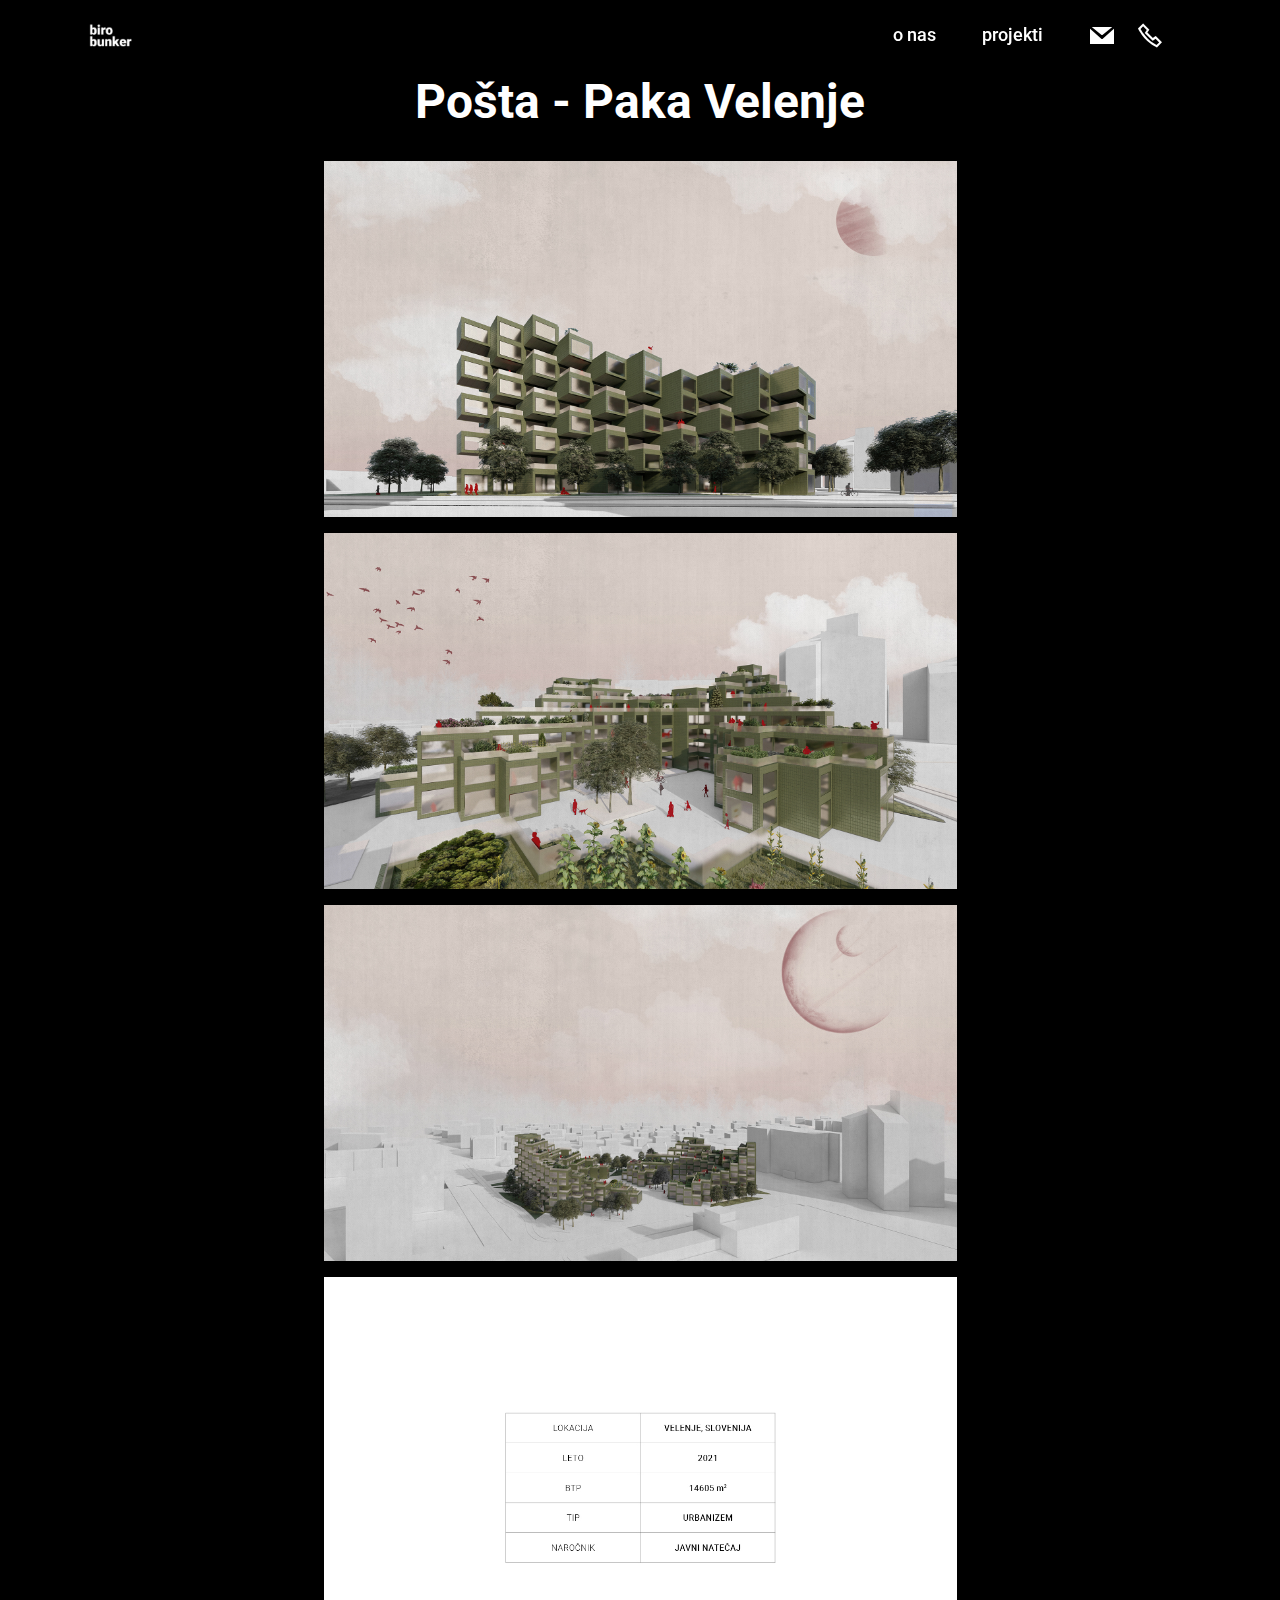
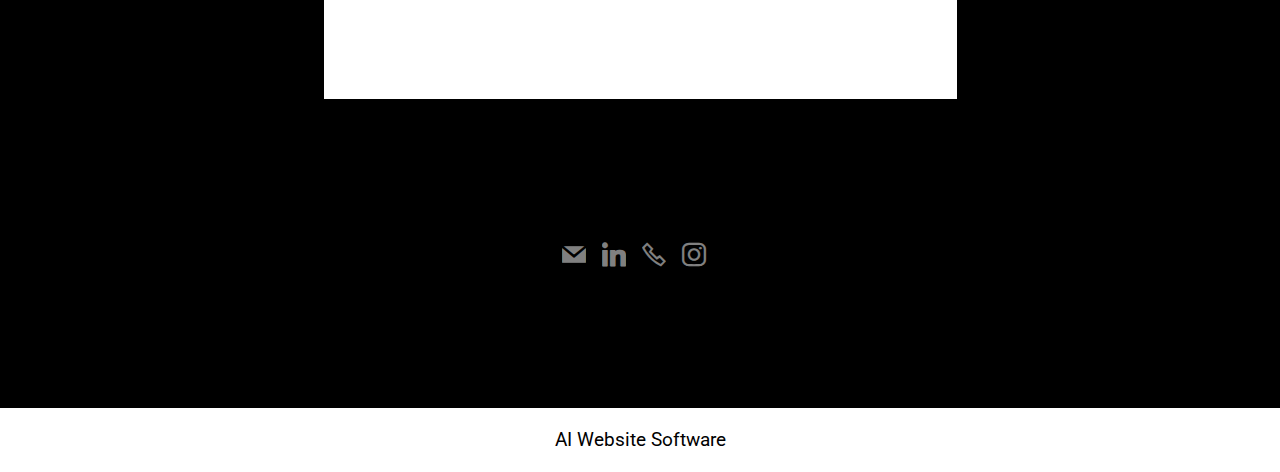
<file: posta_paka.html>
<!DOCTYPE html>
<html  >
<head>
  <!-- Site made with Mobirise Website Builder v5.9.13, https://mobirise.com -->
  <meta charset="UTF-8">
  <meta http-equiv="X-UA-Compatible" content="IE=edge">
  <meta name="generator" content="Mobirise v5.9.13, mobirise.com">
  <meta name="viewport" content="width=device-width, initial-scale=1, minimum-scale=1">
  <link rel="shortcut icon" href="assets/images/181128-logo-bunker-birobunker-copy-128x128.png" type="image/x-icon">
  <meta name="description" content="">
  
  
  <title>Pošta - Paka Velenje</title>
  <link rel="stylesheet" href="assets/web/assets/mobirise-icons2/mobirise2.css">
  <link rel="stylesheet" href="assets/bootstrap/css/bootstrap.min.css">
  <link rel="stylesheet" href="assets/bootstrap/css/bootstrap-grid.min.css">
  <link rel="stylesheet" href="assets/bootstrap/css/bootstrap-reboot.min.css">
  <link rel="stylesheet" href="assets/dropdown/css/style.css">
  <link rel="stylesheet" href="assets/socicon/css/styles.css">
  <link rel="stylesheet" href="assets/theme/css/style.css">
  <link rel="preload" href="https://fonts.googleapis.com/css?family=Roboto:100,100i,300,300i,400,400i,500,500i,700,700i,900,900i&display=swap" as="style" onload="this.onload=null;this.rel='stylesheet'">
  <noscript><link rel="stylesheet" href="https://fonts.googleapis.com/css?family=Roboto:100,100i,300,300i,400,400i,500,500i,700,700i,900,900i&display=swap"></noscript>
  <link rel="preload" as="style" href="assets/mobirise/css/mbr-additional.css?v=40TolN"><link rel="stylesheet" href="assets/mobirise/css/mbr-additional.css?v=40TolN" type="text/css">

  
  
  
</head>
<body>
  
  <section data-bs-version="5.1" class="menu menu1 cid-ua2LIfZ9hH" once="menu" id="menu1-1t">
    

    <nav class="navbar navbar-dropdown navbar-fixed-top navbar-expand-lg">
        <div class="container">
            <div class="navbar-brand">
                <span class="navbar-logo">
                    <a href="index.html">
                        <img src="assets/images/181128-logo-bunker-birobunker-copy-128x128.png" alt="biro bunker" style="height: 3rem;">
                    </a>
                </span>
                <span class="navbar-caption-wrap"><a class="navbar-caption text-secondary text-primary display-7" href="index.html"></a></span>
            </div>
            <button class="navbar-toggler" type="button" data-toggle="collapse" data-bs-toggle="collapse" data-target="#navbarSupportedContent" data-bs-target="#navbarSupportedContent" aria-controls="navbarNavAltMarkup" aria-expanded="false" aria-label="Toggle navigation">
                <div class="hamburger">
                    <span></span>
                    <span></span>
                    <span></span>
                    <span></span>
                </div>
            </button>
            <div class="collapse navbar-collapse" id="navbarSupportedContent">
                <ul class="navbar-nav nav-dropdown nav-right" data-app-modern-menu="true"><li class="nav-item"><a class="nav-link link text-secondary text-primary display-4" href="about.html">o nas</a></li>
                    <li class="nav-item"><a class="nav-link link text-secondary text-primary display-4" href="projekti.html">projekti</a></li></ul>
                <div class="icons-menu">
                    <a class="iconfont-wrapper" href="mailto:info@birobunker.eu">
                        <span class="p-2 mbr-iconfont socicon-mail socicon" style="color: rgb(255, 255, 255); fill: rgb(255, 255, 255);"></span>
                    </a>
                    <a class="iconfont-wrapper" href="tel:+386 31 270 827">
                        <span class="p-2 mbr-iconfont mobi-mbri-phone mobi-mbri"></span>
                    </a>
                    
                    
                </div>
                
            </div>
        </div>
    </nav>
</section>

<section data-bs-version="5.1" class="content4 cid-ua2LIgP5cQ" id="content4-1u">
    

    
    
    <div class="container">
        <div class="row justify-content-center">
            <div class="title col-md-12 col-lg-10">
                <h3 class="mbr-section-title mbr-fonts-style align-center mb-4 display-2"><strong>Pošta - Paka Velenje</strong></h3>
                
                
            </div>
        </div>
    </div>
</section>

<section data-bs-version="5.1" class="image3 cid-ua2LIhrwOH" id="image3-1v">
    

    
    

    <div class="container">
        <div class="row justify-content-center">
            <div class="col-12 col-lg-7">
                <div class="image-wrapper">
                    <img src="assets/images/a-1.jpg" alt="birobunker_posta_paka">
                    
                </div>
            </div>
        </div>
    </div>
</section>

<section data-bs-version="5.1" class="image3 cid-ua2LIi4hsK" id="image3-1w">
    

    
    

    <div class="container">
        <div class="row justify-content-center">
            <div class="col-12 col-lg-7">
                <div class="image-wrapper">
                    <img src="assets/images/b-1.jpg" alt="birobunker_posta_paka">
                    
                </div>
            </div>
        </div>
    </div>
</section>

<section data-bs-version="5.1" class="image3 cid-ua2LIiwV6T" id="image3-1x">
    

    
    

    <div class="container">
        <div class="row justify-content-center">
            <div class="col-12 col-lg-7">
                <div class="image-wrapper">
                    <img src="assets/images/c-1.jpg" alt="birobunker_posta_paka">
                    
                </div>
            </div>
        </div>
    </div>
</section>

<section data-bs-version="5.1" class="image3 cid-ua2LIj1esj" id="image3-1y">
    

    
    

    <div class="container">
        <div class="row justify-content-center">
            <div class="col-12 col-lg-7">
                <div class="image-wrapper">
                    <img src="assets/images/website-projekti-podatki-17.jpg" alt="birobunker_posta_paka">
                    
                </div>
            </div>
        </div>
    </div>
</section>

<section data-bs-version="5.1" class="footer3 cid-ua2LIjyly0" once="footers" id="footer3-1z">

    

    

    <div class="container">
        <div class="media-container-row align-center mbr-white">
            
            <div class="row social-row">
                <div class="social-list align-right pb-2">
                    
                    
                    
                    
                    
                    
                <div class="soc-item">
                        <a href="mailto:info@birobunker.eu">
                            <span class="mbr-iconfont mbr-iconfont-social socicon-mail socicon" style="color: rgb(255, 255, 255); fill: rgb(255, 255, 255);"></span>
                        </a>
                    </div><div class="soc-item">
                        <a href="https://si.linkedin.com/company/birobunker" target="_blank">
                            <span class="mbr-iconfont mbr-iconfont-social socicon-linkedin socicon"></span>
                        </a>
                    </div><div class="soc-item">
                        <a href="tel:+386 31 270 827">
                            <span class="mbr-iconfont mbr-iconfont-social mobi-mbri-phone mobi-mbri" style="color: rgb(255, 255, 255); fill: rgb(255, 255, 255);"></span>
                        </a>
                    </div><div class="soc-item">
                        <a href="https://www.instagram.com/biro_bunker/" target="_blank">
                            <span class="mbr-iconfont mbr-iconfont-social socicon-instagram socicon" style="color: rgb(255, 255, 255); fill: rgb(255, 255, 255);"></span>
                        </a>
                    </div></div>
            </div>
            <div class="row row-copirayt">
                <p class="mbr-text mb-0 mbr-fonts-style mbr-white align-center display-7"></p>
            </div>
        </div>
    </div>
</section><section class="display-7" style="padding: 0;align-items: center;justify-content: center;flex-wrap: wrap;    align-content: center;display: flex;position: relative;height: 4rem;"><a href="https://mobiri.se/3133961" style="flex: 1 1;height: 4rem;position: absolute;width: 100%;z-index: 1;"><img alt="" style="height: 4rem;" src="[data-uri]"></a><p style="margin: 0;text-align: center;" class="display-7">&#8204;</p><a style="z-index:1" href="https://mobirise.com/builder/ai-website-builder.html">AI Website Software</a></section><script src="assets/bootstrap/js/bootstrap.bundle.min.js"></script>  <script src="assets/smoothscroll/smooth-scroll.js"></script>  <script src="assets/ytplayer/index.js"></script>  <script src="assets/dropdown/js/navbar-dropdown.js"></script>  <script src="assets/theme/js/script.js"></script>  
  
  
 <div id="scrollToTop" class="scrollToTop mbr-arrow-up"><a style="text-align: center;"><i class="mbr-arrow-up-icon mbr-arrow-up-icon-cm cm-icon cm-icon-smallarrow-up"></i></a></div>
  </body>
</html>
</file>
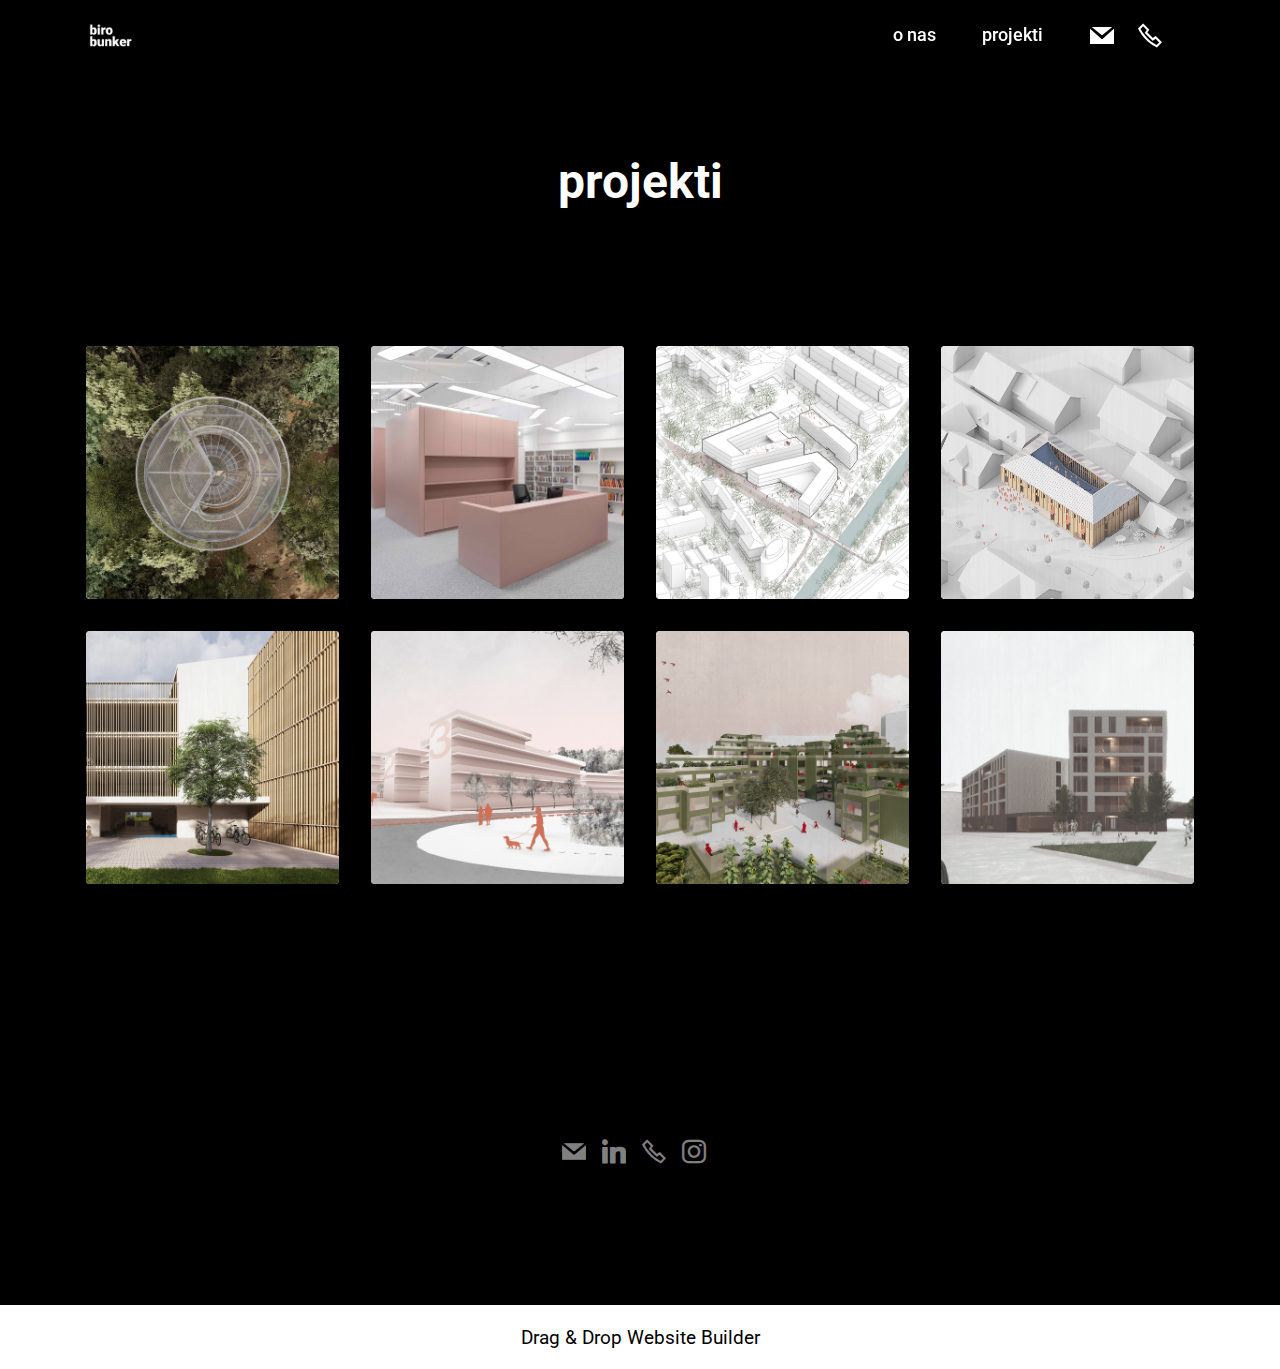
<file: projekti.html>
<!DOCTYPE html>
<html  >
<head>
  <!-- Site made with Mobirise Website Builder v5.9.13, https://mobirise.com -->
  <meta charset="UTF-8">
  <meta http-equiv="X-UA-Compatible" content="IE=edge">
  <meta name="generator" content="Mobirise v5.9.13, mobirise.com">
  <meta name="viewport" content="width=device-width, initial-scale=1, minimum-scale=1">
  <link rel="shortcut icon" href="assets/images/181128-logo-bunker-birobunker-copy-128x128.png" type="image/x-icon">
  <meta name="description" content="">
  
  
  <title>projekti</title>
  <link rel="stylesheet" href="assets/web/assets/mobirise-icons2/mobirise2.css">
  <link rel="stylesheet" href="assets/bootstrap/css/bootstrap.min.css">
  <link rel="stylesheet" href="assets/bootstrap/css/bootstrap-grid.min.css">
  <link rel="stylesheet" href="assets/bootstrap/css/bootstrap-reboot.min.css">
  <link rel="stylesheet" href="assets/dropdown/css/style.css">
  <link rel="stylesheet" href="assets/socicon/css/styles.css">
  <link rel="stylesheet" href="assets/theme/css/style.css">
  <link rel="preload" href="https://fonts.googleapis.com/css?family=Roboto:100,100i,300,300i,400,400i,500,500i,700,700i,900,900i&display=swap" as="style" onload="this.onload=null;this.rel='stylesheet'">
  <noscript><link rel="stylesheet" href="https://fonts.googleapis.com/css?family=Roboto:100,100i,300,300i,400,400i,500,500i,700,700i,900,900i&display=swap"></noscript>
  <link rel="preload" as="style" href="assets/mobirise/css/mbr-additional.css?v=VICtSH"><link rel="stylesheet" href="assets/mobirise/css/mbr-additional.css?v=VICtSH" type="text/css">

  
  
  
</head>
<body>
  
  <section data-bs-version="5.1" class="menu menu1 cid-u84ymwucy6" once="menu" id="menu1-3">
    

    <nav class="navbar navbar-dropdown navbar-fixed-top navbar-expand-lg">
        <div class="container">
            <div class="navbar-brand">
                <span class="navbar-logo">
                    <a href="index.html">
                        <img src="assets/images/181128-logo-bunker-birobunker-copy-128x128.png" alt="biro bunker" style="height: 3rem;">
                    </a>
                </span>
                <span class="navbar-caption-wrap"><a class="navbar-caption text-secondary text-primary display-7" href="index.html"></a></span>
            </div>
            <button class="navbar-toggler" type="button" data-toggle="collapse" data-bs-toggle="collapse" data-target="#navbarSupportedContent" data-bs-target="#navbarSupportedContent" aria-controls="navbarNavAltMarkup" aria-expanded="false" aria-label="Toggle navigation">
                <div class="hamburger">
                    <span></span>
                    <span></span>
                    <span></span>
                    <span></span>
                </div>
            </button>
            <div class="collapse navbar-collapse" id="navbarSupportedContent">
                <ul class="navbar-nav nav-dropdown nav-right" data-app-modern-menu="true"><li class="nav-item"><a class="nav-link link text-secondary text-primary display-4" href="about.html">o nas</a></li>
                    <li class="nav-item"><a class="nav-link link text-secondary text-primary display-4" href="projekti.html">projekti</a></li></ul>
                <div class="icons-menu">
                    <a class="iconfont-wrapper" href="mailto:info@birobunker.eu">
                        <span class="p-2 mbr-iconfont socicon-mail socicon" style="color: rgb(255, 255, 255); fill: rgb(255, 255, 255);"></span>
                    </a>
                    <a class="iconfont-wrapper" href="tel:+386 31 270 827">
                        <span class="p-2 mbr-iconfont mobi-mbri-phone mobi-mbri"></span>
                    </a>
                    
                    
                </div>
                
            </div>
        </div>
    </nav>
</section>

<section data-bs-version="5.1" class="features4 cid-u87OckFuDl" id="features4-r">
    
    
    <div class="container">
        <div class="mbr-section-head">
            <h4 class="mbr-section-title mbr-fonts-style align-center mb-0 display-2">
                <strong>projekti</strong><br><br><strong><br></strong></h4>
            
        </div>
        <div class="row mt-4">
            <div class="item features-image сol-12 col-md-6 col-lg-3 active">
                <div class="item-wrapper">
                    <div class="item-img">
                        <a href="bovljek.html"><img src="assets/images/od-zgoraj.jpeg" alt="birobunker_stolp_bovljek" title="" data-slide-to="0" data-bs-slide-to="0"></a>
                    </div>
                    
                    
                </div>
            </div><div class="item features-image сol-12 col-md-6 col-lg-3">
                <div class="item-wrapper">
                    <div class="item-img">
                        <a href="knjiznicamislinja.html"><img src="assets/images/library-mislinja-biro-bunker-1.jpeg" alt="birobunker_knjiznica_mislinja" title="" data-slide-to="1" data-bs-slide-to="1"></a>
                    </div>
                    
                    
                </div>
            </div><div class="item features-image сol-12 col-md-6 col-lg-3">
                <div class="item-wrapper">
                    <div class="item-img">
                        <a href="roska.html"><img src="assets/images/bvn-aksonometrija-3.jpg" alt="birobunker_urbanizem_roska" title="" data-slide-to="2" data-bs-slide-to="2"></a>
                    </div>
                    
                    
                </div>
            </div>
            <div class="item features-image сol-12 col-md-6 col-lg-3">
                <div class="item-wrapper">
                    <div class="item-img">
                        <a href="page11.html"><img src="assets/images/aks-1.png" alt="birobunker_kdks" title="" data-slide-to="3" data-bs-slide-to="3"></a>
                    </div>
                    
                    
                </div>
            </div><div class="item features-image сol-12 col-md-6 col-lg-3">
                <div class="item-wrapper">
                    <div class="item-img">
                        <a href="PHSG.html"><img src="assets/images/vhod.jpeg" alt="birobunker_phsg" title="" data-slide-to="4" data-bs-slide-to="4"></a>
                    </div>
                    
                    
                </div>
            </div><div class="item features-image сol-12 col-md-6 col-lg-3">
                <div class="item-wrapper">
                    <div class="item-img">
                        <a href="selo.html"><img src="assets/images/pogled-peec-1.jpg" alt="birobunker_selo" title="" data-slide-to="5" data-bs-slide-to="5"></a>
                    </div>
                    
                    
                </div>
            </div><div class="item features-image сol-12 col-md-6 col-lg-3">
                <div class="item-wrapper">
                    <div class="item-img">
                        <a href="posta_paka.html"><img src="assets/images/b-1.jpg" alt="birobunker_postapaka" title="" data-bs-slide-to="6" data-slide-to="6"></a>
                    </div>
                    
                    
                </div>
            </div><div class="item features-image сol-12 col-md-6 col-lg-3">
                <div class="item-wrapper">
                    <div class="item-img">
                        <a href="dvorakova.html"><img src="assets/images/f5-2.jpeg" alt="birobunker_dvorakova" title="" data-slide-to="7" data-bs-slide-to="7"></a>
                    </div>
                    
                    
                </div>
            </div>
            

        </div>
    </div>
</section>

<section data-bs-version="5.1" class="footer3 cid-u84ymyxV8X" once="footers" id="footer3-5">

    

    

    <div class="container">
        <div class="media-container-row align-center mbr-white">
            
            <div class="row social-row">
                <div class="social-list align-right pb-2">
                    
                    
                    
                    
                    
                    
                <div class="soc-item">
                        <a href="mailto:info@birobunker.eu">
                            <span class="mbr-iconfont mbr-iconfont-social socicon-mail socicon" style="color: rgb(255, 255, 255); fill: rgb(255, 255, 255);"></span>
                        </a>
                    </div><div class="soc-item">
                        <a href="https://si.linkedin.com/company/birobunker" target="_blank">
                            <span class="mbr-iconfont mbr-iconfont-social socicon-linkedin socicon"></span>
                        </a>
                    </div><div class="soc-item">
                        <a href="tel:+386 31 270 827">
                            <span class="mbr-iconfont mbr-iconfont-social mobi-mbri-phone mobi-mbri" style="color: rgb(255, 255, 255); fill: rgb(255, 255, 255);"></span>
                        </a>
                    </div><div class="soc-item">
                        <a href="https://www.instagram.com/biro_bunker/" target="_blank">
                            <span class="mbr-iconfont mbr-iconfont-social socicon-instagram socicon" style="color: rgb(255, 255, 255); fill: rgb(255, 255, 255);"></span>
                        </a>
                    </div></div>
            </div>
            <div class="row row-copirayt">
                <p class="mbr-text mb-0 mbr-fonts-style mbr-white align-center display-7"></p>
            </div>
        </div>
    </div>
</section><section class="display-7" style="padding: 0;align-items: center;justify-content: center;flex-wrap: wrap;    align-content: center;display: flex;position: relative;height: 4rem;"><a href="https://mobiri.se/3133961" style="flex: 1 1;height: 4rem;position: absolute;width: 100%;z-index: 1;"><img alt="" style="height: 4rem;" src="[data-uri]"></a><p style="margin: 0;text-align: center;" class="display-7">&#8204;</p><a style="z-index:1" href="https://mobirise.com/drag-drop-website-builder.html">Drag & Drop Website Builder</a></section><script src="assets/bootstrap/js/bootstrap.bundle.min.js"></script>  <script src="assets/smoothscroll/smooth-scroll.js"></script>  <script src="assets/ytplayer/index.js"></script>  <script src="assets/dropdown/js/navbar-dropdown.js"></script>  <script src="assets/theme/js/script.js"></script>  
  
  
 <div id="scrollToTop" class="scrollToTop mbr-arrow-up"><a style="text-align: center;"><i class="mbr-arrow-up-icon mbr-arrow-up-icon-cm cm-icon cm-icon-smallarrow-up"></i></a></div>
  </body>
</html>
</file>
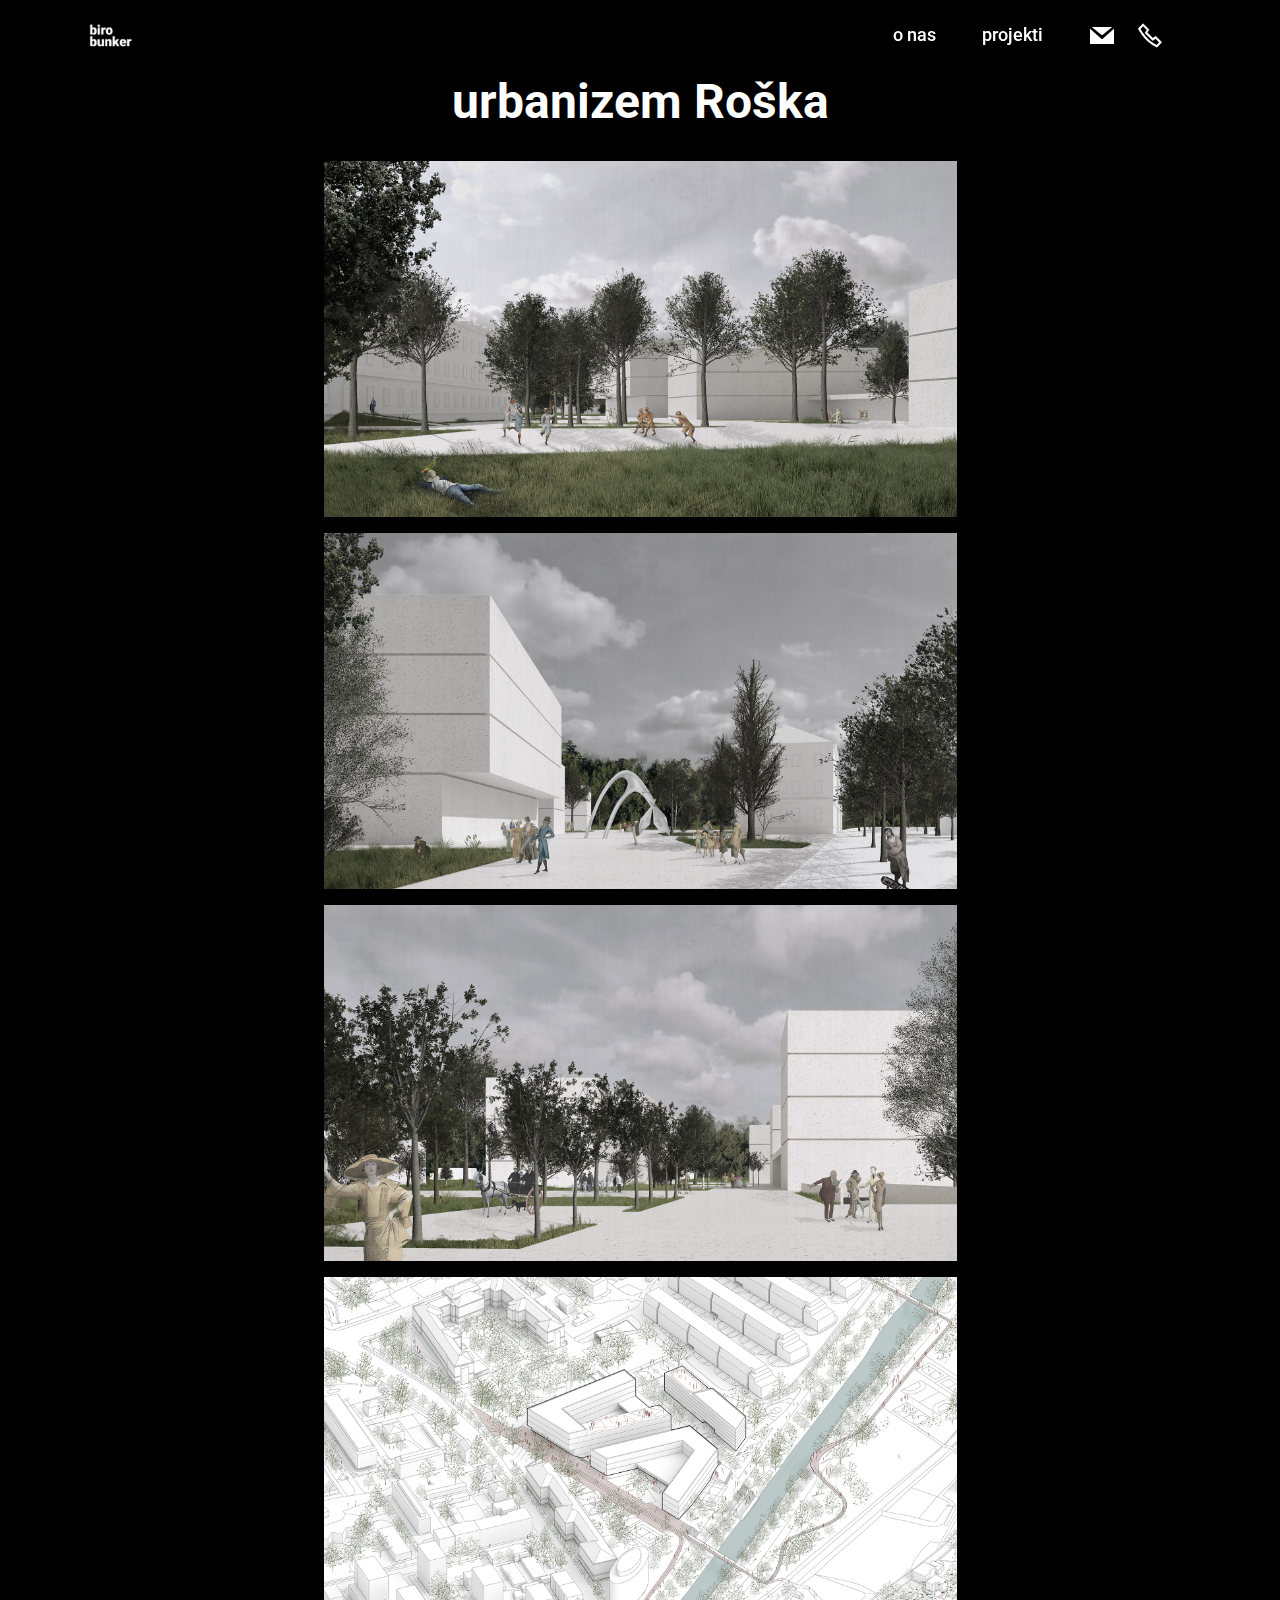
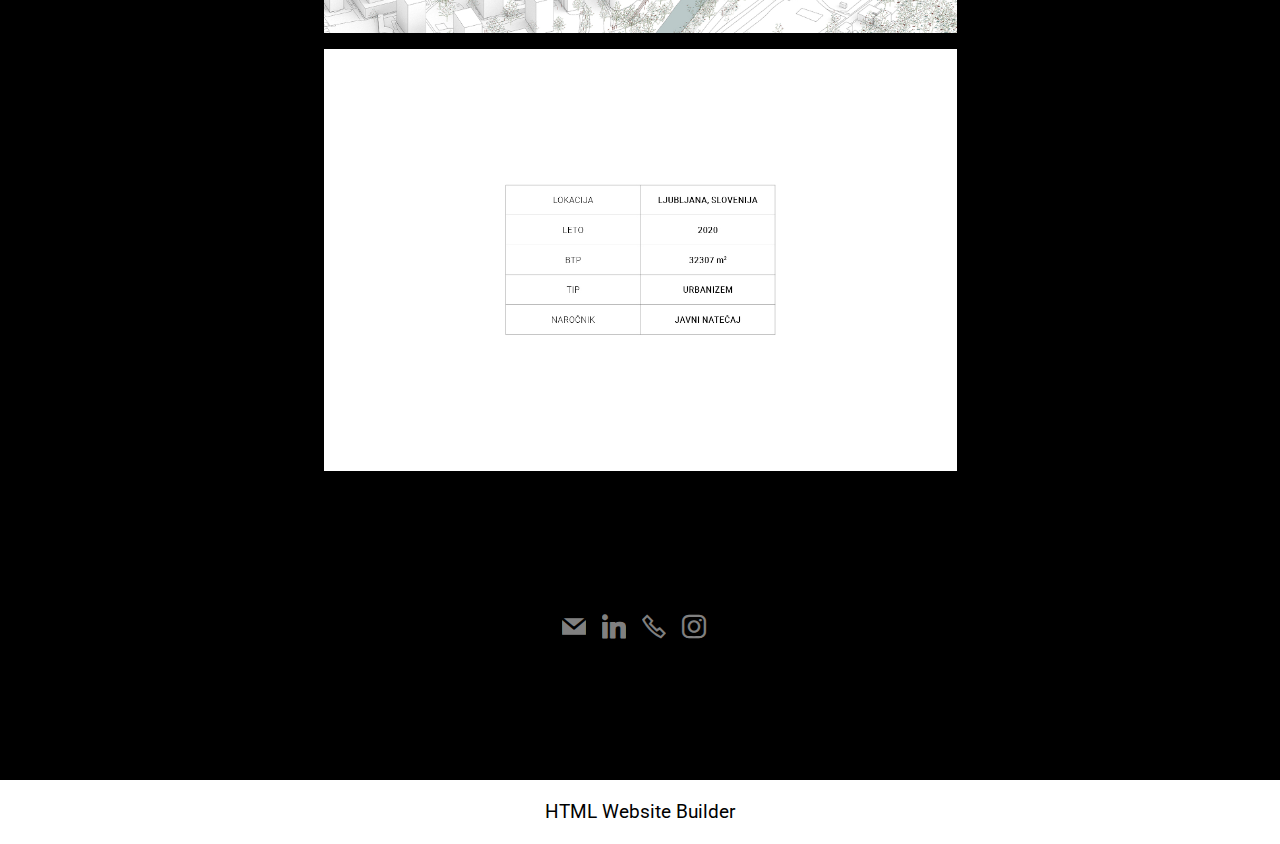
<file: roska.html>
<!DOCTYPE html>
<html  >
<head>
  <!-- Site made with Mobirise Website Builder v5.9.13, https://mobirise.com -->
  <meta charset="UTF-8">
  <meta http-equiv="X-UA-Compatible" content="IE=edge">
  <meta name="generator" content="Mobirise v5.9.13, mobirise.com">
  <meta name="viewport" content="width=device-width, initial-scale=1, minimum-scale=1">
  <link rel="shortcut icon" href="assets/images/181128-logo-bunker-birobunker-copy-128x128.png" type="image/x-icon">
  <meta name="description" content="">
  
  
  <title>urbanizem Roška</title>
  <link rel="stylesheet" href="assets/web/assets/mobirise-icons2/mobirise2.css">
  <link rel="stylesheet" href="assets/bootstrap/css/bootstrap.min.css">
  <link rel="stylesheet" href="assets/bootstrap/css/bootstrap-grid.min.css">
  <link rel="stylesheet" href="assets/bootstrap/css/bootstrap-reboot.min.css">
  <link rel="stylesheet" href="assets/dropdown/css/style.css">
  <link rel="stylesheet" href="assets/socicon/css/styles.css">
  <link rel="stylesheet" href="assets/theme/css/style.css">
  <link rel="preload" href="https://fonts.googleapis.com/css?family=Roboto:100,100i,300,300i,400,400i,500,500i,700,700i,900,900i&display=swap" as="style" onload="this.onload=null;this.rel='stylesheet'">
  <noscript><link rel="stylesheet" href="https://fonts.googleapis.com/css?family=Roboto:100,100i,300,300i,400,400i,500,500i,700,700i,900,900i&display=swap"></noscript>
  <link rel="preload" as="style" href="assets/mobirise/css/mbr-additional.css?v=yuEIbI"><link rel="stylesheet" href="assets/mobirise/css/mbr-additional.css?v=yuEIbI" type="text/css">

  
  
  
</head>
<body>
  
  <section data-bs-version="5.1" class="menu menu1 cid-ua2EApNVAA" once="menu" id="menu1-1k">
    

    <nav class="navbar navbar-dropdown navbar-fixed-top navbar-expand-lg">
        <div class="container">
            <div class="navbar-brand">
                <span class="navbar-logo">
                    <a href="index.html">
                        <img src="assets/images/181128-logo-bunker-birobunker-copy-128x128.png" alt="biro bunker" style="height: 3rem;">
                    </a>
                </span>
                <span class="navbar-caption-wrap"><a class="navbar-caption text-secondary text-primary display-7" href="index.html"></a></span>
            </div>
            <button class="navbar-toggler" type="button" data-toggle="collapse" data-bs-toggle="collapse" data-target="#navbarSupportedContent" data-bs-target="#navbarSupportedContent" aria-controls="navbarNavAltMarkup" aria-expanded="false" aria-label="Toggle navigation">
                <div class="hamburger">
                    <span></span>
                    <span></span>
                    <span></span>
                    <span></span>
                </div>
            </button>
            <div class="collapse navbar-collapse" id="navbarSupportedContent">
                <ul class="navbar-nav nav-dropdown nav-right" data-app-modern-menu="true"><li class="nav-item"><a class="nav-link link text-secondary text-primary display-4" href="about.html">o nas</a></li>
                    <li class="nav-item"><a class="nav-link link text-secondary text-primary display-4" href="projekti.html">projekti</a></li></ul>
                <div class="icons-menu">
                    <a class="iconfont-wrapper" href="mailto:info@birobunker.eu">
                        <span class="p-2 mbr-iconfont socicon-mail socicon" style="color: rgb(255, 255, 255); fill: rgb(255, 255, 255);"></span>
                    </a>
                    <a class="iconfont-wrapper" href="tel:+386 31 270 827">
                        <span class="p-2 mbr-iconfont mobi-mbri-phone mobi-mbri"></span>
                    </a>
                    
                    
                </div>
                
            </div>
        </div>
    </nav>
</section>

<section data-bs-version="5.1" class="content4 cid-ua2EAqkzXz" id="content4-1l">
    

    
    
    <div class="container">
        <div class="row justify-content-center">
            <div class="title col-md-12 col-lg-10">
                <h3 class="mbr-section-title mbr-fonts-style align-center mb-4 display-2"><strong>urbanizem Roška</strong></h3>
                
                
            </div>
        </div>
    </div>
</section>

<section data-bs-version="5.1" class="image3 cid-ua2EAqOt8I" id="image3-1m">
    

    
    

    <div class="container">
        <div class="row justify-content-center">
            <div class="col-12 col-lg-7">
                <div class="image-wrapper">
                    <img src="assets/images/k01-vhodi.jpg" alt="birobunker_urbanizem_roska">
                    
                </div>
            </div>
        </div>
    </div>
</section>

<section data-bs-version="5.1" class="image3 cid-ua2EAridZO" id="image3-1n">
    

    
    

    <div class="container">
        <div class="row justify-content-center">
            <div class="col-12 col-lg-7">
                <div class="image-wrapper">
                    <img src="assets/images/k02-roka.jpg" alt="birobunker_urbanizem_roska">
                    
                </div>
            </div>
        </div>
    </div>
</section>

<section data-bs-version="5.1" class="image3 cid-ua2EArKavV" id="image3-1o">
    

    
    

    <div class="container">
        <div class="row justify-content-center">
            <div class="col-12 col-lg-7">
                <div class="image-wrapper">
                    <img src="assets/images/k03-kapusova.jpg" alt="birobunker_urbanizem_roska">
                    
                </div>
            </div>
        </div>
    </div>
</section>

<section data-bs-version="5.1" class="image3 cid-ua2EAs97UR" id="image3-1p">
    

    
    

    <div class="container">
        <div class="row justify-content-center">
            <div class="col-12 col-lg-7">
                <div class="image-wrapper">
                    <img src="assets/images/bvn-aksonometrija-3.jpg" alt="birobunker_urbanizem_roska">
                    
                </div>
            </div>
        </div>
    </div>
</section>

<section data-bs-version="5.1" class="image3 cid-ua2MeCKX7r" id="image3-20">
    

    
    

    <div class="container">
        <div class="row justify-content-center">
            <div class="col-12 col-lg-7">
                <div class="image-wrapper">
                    <img src="assets/images/website-projekti-podatki-12.jpg" alt="birobunker_urbanizem_roska">
                    
                </div>
            </div>
        </div>
    </div>
</section>

<section data-bs-version="5.1" class="footer3 cid-ua2EAsAfjW" once="footers" id="footer3-1q">

    

    

    <div class="container">
        <div class="media-container-row align-center mbr-white">
            
            <div class="row social-row">
                <div class="social-list align-right pb-2">
                    
                    
                    
                    
                    
                    
                <div class="soc-item">
                        <a href="mailto:info@birobunker.eu">
                            <span class="mbr-iconfont mbr-iconfont-social socicon-mail socicon" style="color: rgb(255, 255, 255); fill: rgb(255, 255, 255);"></span>
                        </a>
                    </div><div class="soc-item">
                        <a href="https://si.linkedin.com/company/birobunker" target="_blank">
                            <span class="mbr-iconfont mbr-iconfont-social socicon-linkedin socicon"></span>
                        </a>
                    </div><div class="soc-item">
                        <a href="tel:+386 31 270 827">
                            <span class="mbr-iconfont mbr-iconfont-social mobi-mbri-phone mobi-mbri" style="color: rgb(255, 255, 255); fill: rgb(255, 255, 255);"></span>
                        </a>
                    </div><div class="soc-item">
                        <a href="https://www.instagram.com/biro_bunker/" target="_blank">
                            <span class="mbr-iconfont mbr-iconfont-social socicon-instagram socicon" style="color: rgb(255, 255, 255); fill: rgb(255, 255, 255);"></span>
                        </a>
                    </div></div>
            </div>
            <div class="row row-copirayt">
                <p class="mbr-text mb-0 mbr-fonts-style mbr-white align-center display-7"></p>
            </div>
        </div>
    </div>
</section><section class="display-7" style="padding: 0;align-items: center;justify-content: center;flex-wrap: wrap;    align-content: center;display: flex;position: relative;height: 4rem;"><a href="https://mobiri.se/3133961" style="flex: 1 1;height: 4rem;position: absolute;width: 100%;z-index: 1;"><img alt="" style="height: 4rem;" src="[data-uri]"></a><p style="margin: 0;text-align: center;" class="display-7">&#8204;</p><a style="z-index:1" href="https://mobirise.com/html-builder.html">HTML Website Builder</a></section><script src="assets/bootstrap/js/bootstrap.bundle.min.js"></script>  <script src="assets/smoothscroll/smooth-scroll.js"></script>  <script src="assets/ytplayer/index.js"></script>  <script src="assets/dropdown/js/navbar-dropdown.js"></script>  <script src="assets/theme/js/script.js"></script>  
  
  
 <div id="scrollToTop" class="scrollToTop mbr-arrow-up"><a style="text-align: center;"><i class="mbr-arrow-up-icon mbr-arrow-up-icon-cm cm-icon cm-icon-smallarrow-up"></i></a></div>
  </body>
</html>
</file>
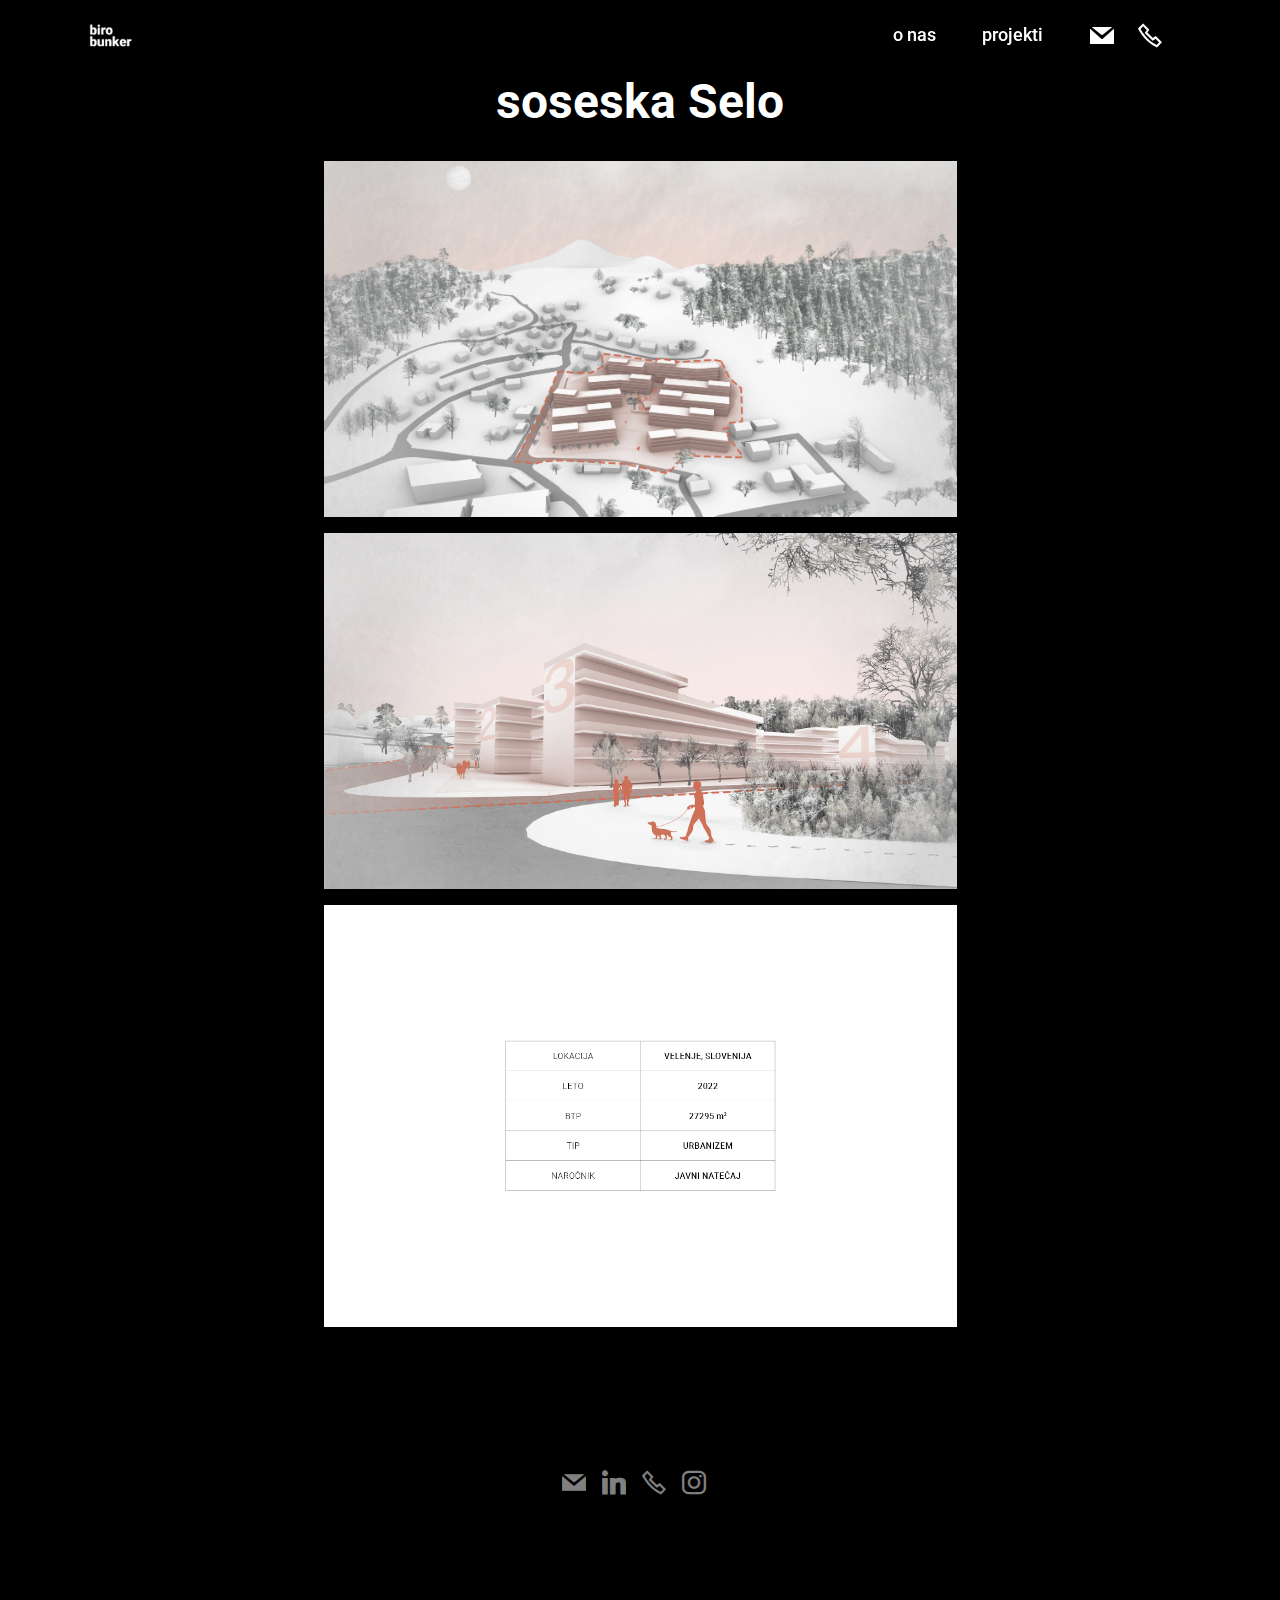
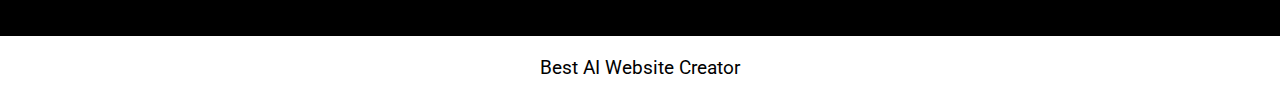
<file: selo.html>
<!DOCTYPE html>
<html  >
<head>
  <!-- Site made with Mobirise Website Builder v5.9.13, https://mobirise.com -->
  <meta charset="UTF-8">
  <meta http-equiv="X-UA-Compatible" content="IE=edge">
  <meta name="generator" content="Mobirise v5.9.13, mobirise.com">
  <meta name="viewport" content="width=device-width, initial-scale=1, minimum-scale=1">
  <link rel="shortcut icon" href="assets/images/181128-logo-bunker-birobunker-copy-128x128.png" type="image/x-icon">
  <meta name="description" content="">
  
  
  <title>soseska Selo</title>
  <link rel="stylesheet" href="assets/web/assets/mobirise-icons2/mobirise2.css">
  <link rel="stylesheet" href="assets/bootstrap/css/bootstrap.min.css">
  <link rel="stylesheet" href="assets/bootstrap/css/bootstrap-grid.min.css">
  <link rel="stylesheet" href="assets/bootstrap/css/bootstrap-reboot.min.css">
  <link rel="stylesheet" href="assets/dropdown/css/style.css">
  <link rel="stylesheet" href="assets/socicon/css/styles.css">
  <link rel="stylesheet" href="assets/theme/css/style.css">
  <link rel="preload" href="https://fonts.googleapis.com/css?family=Roboto:100,100i,300,300i,400,400i,500,500i,700,700i,900,900i&display=swap" as="style" onload="this.onload=null;this.rel='stylesheet'">
  <noscript><link rel="stylesheet" href="https://fonts.googleapis.com/css?family=Roboto:100,100i,300,300i,400,400i,500,500i,700,700i,900,900i&display=swap"></noscript>
  <link rel="preload" as="style" href="assets/mobirise/css/mbr-additional.css?v=BymE3M"><link rel="stylesheet" href="assets/mobirise/css/mbr-additional.css?v=BymE3M" type="text/css">

  
  
  
</head>
<body>
  
  <section data-bs-version="5.1" class="menu menu1 cid-ua2NexRS9Y" once="menu" id="menu1-29">
    

    <nav class="navbar navbar-dropdown navbar-fixed-top navbar-expand-lg">
        <div class="container">
            <div class="navbar-brand">
                <span class="navbar-logo">
                    <a href="index.html">
                        <img src="assets/images/181128-logo-bunker-birobunker-copy-128x128.png" alt="biro bunker" style="height: 3rem;">
                    </a>
                </span>
                <span class="navbar-caption-wrap"><a class="navbar-caption text-secondary text-primary display-7" href="index.html"></a></span>
            </div>
            <button class="navbar-toggler" type="button" data-toggle="collapse" data-bs-toggle="collapse" data-target="#navbarSupportedContent" data-bs-target="#navbarSupportedContent" aria-controls="navbarNavAltMarkup" aria-expanded="false" aria-label="Toggle navigation">
                <div class="hamburger">
                    <span></span>
                    <span></span>
                    <span></span>
                    <span></span>
                </div>
            </button>
            <div class="collapse navbar-collapse" id="navbarSupportedContent">
                <ul class="navbar-nav nav-dropdown nav-right" data-app-modern-menu="true"><li class="nav-item"><a class="nav-link link text-secondary text-primary display-4" href="about.html">o nas</a></li>
                    <li class="nav-item"><a class="nav-link link text-secondary text-primary display-4" href="projekti.html">projekti</a></li></ul>
                <div class="icons-menu">
                    <a class="iconfont-wrapper" href="mailto:info@birobunker.eu">
                        <span class="p-2 mbr-iconfont socicon-mail socicon" style="color: rgb(255, 255, 255); fill: rgb(255, 255, 255);"></span>
                    </a>
                    <a class="iconfont-wrapper" href="tel:+386 31 270 827">
                        <span class="p-2 mbr-iconfont mobi-mbri-phone mobi-mbri"></span>
                    </a>
                    
                    
                </div>
                
            </div>
        </div>
    </nav>
</section>

<section data-bs-version="5.1" class="content4 cid-ua2NeyHFK4" id="content4-2a">
    

    
    
    <div class="container">
        <div class="row justify-content-center">
            <div class="title col-md-12 col-lg-10">
                <h3 class="mbr-section-title mbr-fonts-style align-center mb-4 display-2"><strong>soseska Selo</strong></h3>
                
                
            </div>
        </div>
    </div>
</section>

<section data-bs-version="5.1" class="image3 cid-ua2NezjBFQ" id="image3-2b">
    

    
    

    <div class="container">
        <div class="row justify-content-center">
            <div class="col-12 col-lg-7">
                <div class="image-wrapper">
                    <img src="assets/images/pogled-dron-1.jpg" alt="birobunker_selo">
                    
                </div>
            </div>
        </div>
    </div>
</section>

<section data-bs-version="5.1" class="image3 cid-ua2NezUweH" id="image3-2c">
    

    
    

    <div class="container">
        <div class="row justify-content-center">
            <div class="col-12 col-lg-7">
                <div class="image-wrapper">
                    <img src="assets/images/pogled-peec-1.jpg" alt="birobunker_dvorakova">
                    
                </div>
            </div>
        </div>
    </div>
</section>

<section data-bs-version="5.1" class="image3 cid-ua2NeArT7F" id="image3-2d">
    

    
    

    <div class="container">
        <div class="row justify-content-center">
            <div class="col-12 col-lg-7">
                <div class="image-wrapper">
                    <img src="assets/images/website-projekti-podatki-15.jpg" alt="birobunker_dvorakova">
                    
                </div>
            </div>
        </div>
    </div>
</section>

<section data-bs-version="5.1" class="footer3 cid-ua2NeAZKco" once="footers" id="footer3-2e">

    

    

    <div class="container">
        <div class="media-container-row align-center mbr-white">
            
            <div class="row social-row">
                <div class="social-list align-right pb-2">
                    
                    
                    
                    
                    
                    
                <div class="soc-item">
                        <a href="mailto:info@birobunker.eu">
                            <span class="mbr-iconfont mbr-iconfont-social socicon-mail socicon" style="color: rgb(255, 255, 255); fill: rgb(255, 255, 255);"></span>
                        </a>
                    </div><div class="soc-item">
                        <a href="https://si.linkedin.com/company/birobunker" target="_blank">
                            <span class="mbr-iconfont mbr-iconfont-social socicon-linkedin socicon"></span>
                        </a>
                    </div><div class="soc-item">
                        <a href="tel:+386 31 270 827">
                            <span class="mbr-iconfont mbr-iconfont-social mobi-mbri-phone mobi-mbri" style="color: rgb(255, 255, 255); fill: rgb(255, 255, 255);"></span>
                        </a>
                    </div><div class="soc-item">
                        <a href="https://www.instagram.com/biro_bunker/" target="_blank">
                            <span class="mbr-iconfont mbr-iconfont-social socicon-instagram socicon" style="color: rgb(255, 255, 255); fill: rgb(255, 255, 255);"></span>
                        </a>
                    </div></div>
            </div>
            <div class="row row-copirayt">
                <p class="mbr-text mb-0 mbr-fonts-style mbr-white align-center display-7"></p>
            </div>
        </div>
    </div>
</section><section class="display-7" style="padding: 0;align-items: center;justify-content: center;flex-wrap: wrap;    align-content: center;display: flex;position: relative;height: 4rem;"><a href="https://mobiri.se/3133961" style="flex: 1 1;height: 4rem;position: absolute;width: 100%;z-index: 1;"><img alt="" style="height: 4rem;" src="[data-uri]"></a><p style="margin: 0;text-align: center;" class="display-7">&#8204;</p><a style="z-index:1" href="https://mobirise.com/builder/ai-website-creator.html">Best AI Website Creator</a></section><script src="assets/bootstrap/js/bootstrap.bundle.min.js"></script>  <script src="assets/smoothscroll/smooth-scroll.js"></script>  <script src="assets/ytplayer/index.js"></script>  <script src="assets/dropdown/js/navbar-dropdown.js"></script>  <script src="assets/theme/js/script.js"></script>  
  
  
 <div id="scrollToTop" class="scrollToTop mbr-arrow-up"><a style="text-align: center;"><i class="mbr-arrow-up-icon mbr-arrow-up-icon-cm cm-icon cm-icon-smallarrow-up"></i></a></div>
  </body>
</html>
</file>
<file: assets/web/assets/mobirise-icons2/mobirise2.css>
@font-face {
  font-family: 'Moririse2';
  font-display: swap;
  src:  url('mobirise2.eot?f2bix4');
  src:  url('mobirise2.eot?f2bix4#iefix') format('embedded-opentype'),
    url('mobirise2.ttf?f2bix4') format('truetype'),
    url('mobirise2.woff?f2bix4') format('woff'),
    url('mobirise2.svg?f2bix4#mobirise2') format('svg');
  font-weight: normal;
  font-style: normal;
}

[class^="mobi-"], [class*=" mobi-"] {
  /* use !important to prevent issues with browser extensions that change fonts */
  font-family: 'Moririse2' !important;
  speak: none;
  font-style: normal;
  font-weight: normal;
  font-variant: normal;
  text-transform: none;
  line-height: 1;

  /* Better Font Rendering =========== */
  -webkit-font-smoothing: antialiased;
  -moz-osx-font-smoothing: grayscale;
}

.mobi-mbri-add-submenu:before {
  content: "\e900";
}
.mobi-mbri-alert:before {
  content: "\e901";
}
.mobi-mbri-align-center:before {
  content: "\e902";
}
.mobi-mbri-align-justify:before {
  content: "\e903";
}
.mobi-mbri-align-left:before {
  content: "\e904";
}
.mobi-mbri-align-right:before {
  content: "\e905";
}
.mobi-mbri-android:before {
  content: "\e906";
}
.mobi-mbri-apple:before {
  content: "\e907";
}
.mobi-mbri-arrow-down:before {
  content: "\e908";
}
.mobi-mbri-arrow-next:before {
  content: "\e909";
}
.mobi-mbri-arrow-prev:before {
  content: "\e90a";
}
.mobi-mbri-arrow-up:before {
  content: "\e90b";
}
.mobi-mbri-bold:before {
  content: "\e90c";
}
.mobi-mbri-bookmark:before {
  content: "\e90d";
}
.mobi-mbri-bootstrap:before {
  content: "\e90e";
}
.mobi-mbri-briefcase:before {
  content: "\e90f";
}
.mobi-mbri-browse:before {
  content: "\e910";
}
.mobi-mbri-bulleted-list:before {
  content: "\e911";
}
.mobi-mbri-calendar:before {
  content: "\e912";
}
.mobi-mbri-camera:before {
  content: "\e913";
}
.mobi-mbri-cart-add:before {
  content: "\e914";
}
.mobi-mbri-cart-full:before {
  content: "\e915";
}
.mobi-mbri-cash:before {
  content: "\e916";
}
.mobi-mbri-change-style:before {
  content: "\e917";
}
.mobi-mbri-chat:before {
  content: "\e918";
}
.mobi-mbri-clock:before {
  content: "\e919";
}
.mobi-mbri-close:before {
  content: "\e91a";
}
.mobi-mbri-cloud:before {
  content: "\e91b";
}
.mobi-mbri-code:before {
  content: "\e91c";
}
.mobi-mbri-contact-form:before {
  content: "\e91d";
}
.mobi-mbri-credit-card:before {
  content: "\e91e";
}
.mobi-mbri-cursor-click:before {
  content: "\e91f";
}
.mobi-mbri-cust-feedback:before {
  content: "\e920";
}
.mobi-mbri-database:before {
  content: "\e921";
}
.mobi-mbri-delivery:before {
  content: "\e922";
}
.mobi-mbri-desktop:before {
  content: "\e923";
}
.mobi-mbri-devices:before {
  content: "\e924";
}
.mobi-mbri-down:before {
  content: "\e925";
}
.mobi-mbri-download-2:before {
  content: "\e926";
}
.mobi-mbri-download:before {
  content: "\e927";
}
.mobi-mbri-drag-n-drop-2:before {
  content: "\e928";
}
.mobi-mbri-drag-n-drop:before {
  content: "\e929";
}
.mobi-mbri-edit-2:before {
  content: "\e92a";
}
.mobi-mbri-edit:before {
  content: "\e92b";
}
.mobi-mbri-error:before {
  content: "\e92c";
}
.mobi-mbri-extension:before {
  content: "\e92d";
}
.mobi-mbri-features:before {
  content: "\e92e";
}
.mobi-mbri-file:before {
  content: "\e92f";
}
.mobi-mbri-flag:before {
  content: "\e930";
}
.mobi-mbri-folder:before {
  content: "\e931";
}
.mobi-mbri-gift:before {
  content: "\e932";
}
.mobi-mbri-github:before {
  content: "\e933";
}
.mobi-mbri-globe-2:before {
  content: "\e934";
}
.mobi-mbri-globe:before {
  content: "\e935";
}
.mobi-mbri-growing-chart:before {
  content: "\e936";
}
.mobi-mbri-hearth:before {
  content: "\e937";
}
.mobi-mbri-help:before {
  content: "\e938";
}
.mobi-mbri-home:before {
  content: "\e939";
}
.mobi-mbri-hot-cup:before {
  content: "\e93a";
}
.mobi-mbri-idea:before {
  content: "\e93b";
}
.mobi-mbri-image-gallery:before {
  content: "\e93c";
}
.mobi-mbri-image-slider:before {
  content: "\e93d";
}
.mobi-mbri-info:before {
  content: "\e93e";
}
.mobi-mbri-italic:before {
  content: "\e93f";
}
.mobi-mbri-key:before {
  content: "\e940";
}
.mobi-mbri-laptop:before {
  content: "\e941";
}
.mobi-mbri-layers:before {
  content: "\e942";
}
.mobi-mbri-left-right:before {
  content: "\e943";
}
.mobi-mbri-left:before {
  content: "\e944";
}
.mobi-mbri-letter:before {
  content: "\e945";
}
.mobi-mbri-like:before {
  content: "\e946";
}
.mobi-mbri-link:before {
  content: "\e947";
}
.mobi-mbri-lock:before {
  content: "\e948";
}
.mobi-mbri-login:before {
  content: "\e949";
}
.mobi-mbri-logout:before {
  content: "\e94a";
}
.mobi-mbri-magic-stick:before {
  content: "\e94b";
}
.mobi-mbri-map-pin:before {
  content: "\e94c";
}
.mobi-mbri-menu:before {
  content: "\e94d";
}
.mobi-mbri-mobile-2:before {
  content: "\e94e";
}
.mobi-mbri-mobile-horizontal:before {
  content: "\e94f";
}
.mobi-mbri-mobile:before {
  content: "\e950";
}
.mobi-mbri-mobirise:before {
  content: "\e951";
}
.mobi-mbri-more-horizontal:before {
  content: "\e952";
}
.mobi-mbri-more-vertical:before {
  content: "\e953";
}
.mobi-mbri-music:before {
  content: "\e954";
}
.mobi-mbri-new-file:before {
  content: "\e955";
}
.mobi-mbri-numbered-list:before {
  content: "\e956";
}
.mobi-mbri-opened-folder:before {
  content: "\e957";
}
.mobi-mbri-pages:before {
  content: "\e958";
}
.mobi-mbri-paper-plane:before {
  content: "\e959";
}
.mobi-mbri-paperclip:before {
  content: "\e95a";
}
.mobi-mbri-phone:before {
  content: "\e95b";
}
.mobi-mbri-photo:before {
  content: "\e95c";
}
.mobi-mbri-photos:before {
  content: "\e95d";
}
.mobi-mbri-pin:before {
  content: "\e95e";
}
.mobi-mbri-play:before {
  content: "\e95f";
}
.mobi-mbri-plus:before {
  content: "\e960";
}
.mobi-mbri-preview:before {
  content: "\e961";
}
.mobi-mbri-print:before {
  content: "\e962";
}
.mobi-mbri-protect:before {
  content: "\e963";
}
.mobi-mbri-question:before {
  content: "\e964";
}
.mobi-mbri-quote-left:before {
  content: "\e965";
}
.mobi-mbri-quote-right:before {
  content: "\e966";
}
.mobi-mbri-redo:before {
  content: "\e967";
}
.mobi-mbri-refresh:before {
  content: "\e968";
}
.mobi-mbri-responsive-2:before {
  content: "\e969";
}
.mobi-mbri-responsive:before {
  content: "\e96a";
}
.mobi-mbri-right:before {
  content: "\e96b";
}
.mobi-mbri-rocket:before {
  content: "\e96c";
}
.mobi-mbri-sad-face:before {
  content: "\e96d";
}
.mobi-mbri-sale:before {
  content: "\e96e";
}
.mobi-mbri-save:before {
  content: "\e96f";
}
.mobi-mbri-search:before {
  content: "\e970";
}
.mobi-mbri-setting-2:before {
  content: "\e971";
}
.mobi-mbri-setting-3:before {
  content: "\e972";
}
.mobi-mbri-setting:before {
  content: "\e973";
}
.mobi-mbri-share:before {
  content: "\e974";
}
.mobi-mbri-shopping-bag:before {
  content: "\e975";
}
.mobi-mbri-shopping-basket:before {
  content: "\e976";
}
.mobi-mbri-shopping-cart:before {
  content: "\e977";
}
.mobi-mbri-sites:before {
  content: "\e978";
}
.mobi-mbri-smile-face:before {
  content: "\e979";
}
.mobi-mbri-speed:before {
  content: "\e97a";
}
.mobi-mbri-star:before {
  content: "\e97b";
}
.mobi-mbri-success:before {
  content: "\e97c";
}
.mobi-mbri-sun:before {
  content: "\e97d";
}
.mobi-mbri-sun2:before {
  content: "\e97e";
}
.mobi-mbri-tablet-vertical:before {
  content: "\e97f";
}
.mobi-mbri-tablet:before {
  content: "\e980";
}
.mobi-mbri-target:before {
  content: "\e981";
}
.mobi-mbri-timer:before {
  content: "\e982";
}
.mobi-mbri-to-ftp:before {
  content: "\e983";
}
.mobi-mbri-to-local-drive:before {
  content: "\e984";
}
.mobi-mbri-touch-swipe:before {
  content: "\e985";
}
.mobi-mbri-touch:before {
  content: "\e986";
}
.mobi-mbri-trash:before {
  content: "\e987";
}
.mobi-mbri-underline:before {
  content: "\e988";
}
.mobi-mbri-undo:before {
  content: "\e989";
}
.mobi-mbri-unlink:before {
  content: "\e98a";
}
.mobi-mbri-unlock:before {
  content: "\e98b";
}
.mobi-mbri-up-down:before {
  content: "\e98c";
}
.mobi-mbri-up:before {
  content: "\e98d";
}
.mobi-mbri-update:before {
  content: "\e98e";
}
.mobi-mbri-upload-2:before {
  content: "\e98f";
}
.mobi-mbri-upload:before {
  content: "\e990";
}
.mobi-mbri-user-2:before {
  content: "\e991";
}
.mobi-mbri-user:before {
  content: "\e992";
}
.mobi-mbri-users:before {
  content: "\e993";
}
.mobi-mbri-video-play:before {
  content: "\e994";
}
.mobi-mbri-video:before {
  content: "\e995";
}
.mobi-mbri-watch:before {
  content: "\e996";
}
.mobi-mbri-website-theme-2:before {
  content: "\e997";
}
.mobi-mbri-website-theme:before {
  content: "\e998";
}
.mobi-mbri-wifi:before {
  content: "\e999";
}
.mobi-mbri-windows:before {
  content: "\e99a";
}
.mobi-mbri-zoom-in:before {
  content: "\e99b";
}
.mobi-mbri-zoom-out:before {
  content: "\e99c";
}
</file>
<file: assets/dropdown/css/style.css>
.navbar-dropdown {
  left: 0;
  padding: 0;
  position: absolute;
  right: 0;
  top: 0;
  transition: all 0.45s ease;
  z-index: 1030;
  background: #282828; }
  .navbar-dropdown .navbar-logo {
    margin-right: 0.8rem;
    transition: margin 0.3s ease-in-out;
    vertical-align: middle; }
    .navbar-dropdown .navbar-logo img {
      height: 3.125rem;
      transition: all 0.3s ease-in-out; }
    .navbar-dropdown .navbar-logo.mbr-iconfont {
      font-size: 3.125rem;
      line-height: 3.125rem; }
  .navbar-dropdown .navbar-caption {
    font-weight: 700;
    white-space: normal;
    vertical-align: -4px;
    line-height: 3.125rem !important; }
    .navbar-dropdown .navbar-caption, .navbar-dropdown .navbar-caption:hover {
      color: inherit;
      text-decoration: none; }
  .navbar-dropdown .mbr-iconfont + .navbar-caption {
    vertical-align: -1px; }
  .navbar-dropdown.navbar-fixed-top {
    position: fixed; }
  .navbar-dropdown .navbar-brand span {
    vertical-align: -4px; }
  .navbar-dropdown.bg-color.transparent {
    background: none; }
  .navbar-dropdown.navbar-short .navbar-brand {
    padding: 0.625rem 0; }
    .navbar-dropdown.navbar-short .navbar-brand span {
      vertical-align: -1px; }
  .navbar-dropdown.navbar-short .navbar-caption {
    line-height: 2.375rem !important;
    vertical-align: -2px; }
  .navbar-dropdown.navbar-short .navbar-logo {
    margin-right: 0.5rem; }
    .navbar-dropdown.navbar-short .navbar-logo img {
      height: 2.375rem; }
    .navbar-dropdown.navbar-short .navbar-logo.mbr-iconfont {
      font-size: 2.375rem;
      line-height: 2.375rem; }
  .navbar-dropdown.navbar-short .mbr-table-cell {
    height: 3.625rem; }
  .navbar-dropdown .navbar-close {
    left: 0.6875rem;
    position: fixed;
    top: 0.75rem;
    z-index: 1000; }
  .navbar-dropdown .hamburger-icon {
    content: "";
    display: inline-block;
    vertical-align: middle;
    width: 16px;
    -webkit-box-shadow: 0 -6px 0 1px #282828,0 0 0 1px #282828,0 6px 0 1px #282828;
    -moz-box-shadow: 0 -6px 0 1px #282828,0 0 0 1px #282828,0 6px 0 1px #282828;
    box-shadow: 0 -6px 0 1px #282828,0 0 0 1px #282828,0 6px 0 1px #282828; }

.dropdown-menu .dropdown-toggle[data-toggle="dropdown-submenu"]::after {
  border-bottom: 0.35em solid transparent;
  border-left: 0.35em solid;
  border-right: 0;
  border-top: 0.35em solid transparent;
  margin-left: 0.3rem; }

.dropdown-menu .dropdown-item:focus {
  outline: 0; }

.nav-dropdown {
  font-size: 0.75rem;
  font-weight: 500;
  height: auto !important; }
  .nav-dropdown .nav-btn {
    padding-left: 1rem; }
  .nav-dropdown .link {
    margin: .667em 1.667em;
    font-weight: 500;
    padding: 0;
    transition: color .2s ease-in-out; }
    .nav-dropdown .link.dropdown-toggle {
      margin-right: 2.583em; }
      .nav-dropdown .link.dropdown-toggle::after {
        margin-left: .25rem;
        border-top: 0.35em solid;
        border-right: 0.35em solid transparent;
        border-left: 0.35em solid transparent;
        border-bottom: 0; }
      .nav-dropdown .link.dropdown-toggle[aria-expanded="true"] {
        margin: 0;
        padding: 0.667em 3.263em  0.667em 1.667em; }
  .nav-dropdown .link::after,
  .nav-dropdown .dropdown-item::after {
    color: inherit; }
  .nav-dropdown .btn {
    font-size: 0.75rem;
    font-weight: 700;
    letter-spacing: 0;
    margin-bottom: 0;
    padding-left: 1.25rem;
    padding-right: 1.25rem; }
  .nav-dropdown .dropdown-menu {
    border-radius: 0;
    border: 0;
    left: 0;
    margin: 0;
    padding-bottom: 1.25rem;
    padding-top: 1.25rem;
    position: relative; }
  .nav-dropdown .dropdown-submenu {
    margin-left: 0.125rem;
    top: 0; }
  .nav-dropdown .dropdown-item {
    font-weight: 500;
    line-height: 2;
    padding: 0.3846em 4.615em 0.3846em 1.5385em;
    position: relative;
    transition: color .2s ease-in-out, background-color .2s ease-in-out; }
    .nav-dropdown .dropdown-item::after {
      margin-top: -0.3077em;
      position: absolute;
      right: 1.1538em;
      top: 50%; }
    .nav-dropdown .dropdown-item:focus, .nav-dropdown .dropdown-item:hover {
      background: none; }

@media (max-width: 767px) {
  .nav-dropdown.navbar-toggleable-sm {
    bottom: 0;
    display: none;
    left: 0;
    overflow-x: hidden;
    position: fixed;
    top: 0;
    transform: translateX(-100%);
    -ms-transform: translateX(-100%);
    -webkit-transform: translateX(-100%);
    width: 18.75rem;
    z-index: 999; } }
.nav-dropdown.navbar-toggleable-xl {
  bottom: 0;
  display: none;
  left: 0;
  overflow-x: hidden;
  position: fixed;
  top: 0;
  transform: translateX(-100%);
  -ms-transform: translateX(-100%);
  -webkit-transform: translateX(-100%);
  width: 18.75rem;
  z-index: 999; }

.nav-dropdown-sm {
  display: block !important;
  overflow-x: hidden;
  overflow: auto;
  padding-top: 3.875rem; }
  .nav-dropdown-sm::after {
    content: "";
    display: block;
    height: 3rem;
    width: 100%; }
  .nav-dropdown-sm.collapse.in ~ .navbar-close {
    display: block !important; }
  .nav-dropdown-sm.collapsing, .nav-dropdown-sm.collapse.in {
    transform: translateX(0);
    -ms-transform: translateX(0);
    -webkit-transform: translateX(0);
    transition: all 0.25s ease-out;
    -webkit-transition: all 0.25s ease-out;
    background: #282828; }
  .nav-dropdown-sm.collapsing[aria-expanded="false"] {
    transform: translateX(-100%);
    -ms-transform: translateX(-100%);
    -webkit-transform: translateX(-100%); }
  .nav-dropdown-sm .nav-item {
    display: block;
    margin-left: 0 !important;
    padding-left: 0; }
  .nav-dropdown-sm .link,
  .nav-dropdown-sm .dropdown-item {
    border-top: 1px dotted rgba(255, 255, 255, 0.1);
    font-size: 0.8125rem;
    line-height: 1.6;
    margin: 0 !important;
    padding: 0.875rem 2.4rem 0.875rem 1.5625rem !important;
    position: relative;
    white-space: normal; }
    .nav-dropdown-sm .link:focus, .nav-dropdown-sm .link:hover,
    .nav-dropdown-sm .dropdown-item:focus,
    .nav-dropdown-sm .dropdown-item:hover {
      background: rgba(0, 0, 0, 0.2) !important;
      color: #c0a375; }
  .nav-dropdown-sm .nav-btn {
    position: relative;
    padding: 1.5625rem 1.5625rem 0 1.5625rem; }
    .nav-dropdown-sm .nav-btn::before {
      border-top: 1px dotted rgba(255, 255, 255, 0.1);
      content: "";
      left: 0;
      position: absolute;
      top: 0;
      width: 100%; }
    .nav-dropdown-sm .nav-btn + .nav-btn {
      padding-top: 0.625rem; }
      .nav-dropdown-sm .nav-btn + .nav-btn::before {
        display: none; }
  .nav-dropdown-sm .btn {
    padding: 0.625rem 0; }
  .nav-dropdown-sm .dropdown-toggle[data-toggle="dropdown-submenu"]::after {
    margin-left: .25rem;
    border-top: 0.35em solid;
    border-right: 0.35em solid transparent;
    border-left: 0.35em solid transparent;
    border-bottom: 0; }
  .nav-dropdown-sm .dropdown-toggle[data-toggle="dropdown-submenu"][aria-expanded="true"]::after {
    border-top: 0;
    border-right: 0.35em solid transparent;
    border-left: 0.35em solid transparent;
    border-bottom: 0.35em solid; }
  .nav-dropdown-sm .dropdown-menu {
    margin: 0;
    padding: 0;
    position: relative;
    top: 0;
    left: 0;
    width: 100%;
    border: 0;
    float: none;
    border-radius: 0;
    background: none; }
  .nav-dropdown-sm .dropdown-submenu {
    left: 100%;
    margin-left: 0.125rem;
    margin-top: -1.25rem;
    top: 0; }

.navbar-toggleable-sm .nav-dropdown .dropdown-menu {
  position: absolute; }

.navbar-toggleable-sm .nav-dropdown .dropdown-submenu {
  left: 100%;
  margin-left: 0.125rem;
  margin-top: -1.25rem;
  top: 0; }

.navbar-toggleable-sm.opened .nav-dropdown .dropdown-menu {
  position: relative; }

.navbar-toggleable-sm.opened .nav-dropdown .dropdown-submenu {
  left: 0;
  margin-left: 00rem;
  margin-top: 0rem;
  top: 0; }

.is-builder .nav-dropdown.collapsing {
  transition: none !important; }
</file>
<file: assets/socicon/css/styles.css>
@charset "UTF-8";

@font-face {
  font-family: 'Socicon';
  src:  url('../fonts/socicon.eot');
  src:  url('../fonts/socicon.eot?#iefix') format('embedded-opentype'),
    url('../fonts/socicon.woff2') format('woff2'),
    url('../fonts/socicon.ttf') format('truetype'),
    url('../fonts/socicon.woff') format('woff'),
    url('../fonts/socicon.svg#socicon') format('svg');
  font-weight: normal;
  font-style: normal;
  font-display: swap;
}

[data-icon]:before {
  font-family: "socicon" !important;
  content: attr(data-icon);
  font-style: normal !important;
  font-weight: normal !important;
  font-variant: normal !important;
  text-transform: none !important;
  speak: none;
  line-height: 1;
  -webkit-font-smoothing: antialiased;
  -moz-osx-font-smoothing: grayscale;
}

[class^="socicon-"], [class*=" socicon-"] {
  /* use !important to prevent issues with browser extensions that change fonts */
  font-family: 'Socicon' !important;
  speak: none;
  font-style: normal;
  font-weight: normal;
  font-variant: normal;
  text-transform: none;
  line-height: 1;

  /* Better Font Rendering =========== */
  -webkit-font-smoothing: antialiased;
  -moz-osx-font-smoothing: grayscale;
}

.socicon-eitaa:before {
  content: "\e97c";
}
.socicon-soroush:before {
  content: "\e97d";
}
.socicon-bale:before {
  content: "\e97e";
}
.socicon-zazzle:before {
  content: "\e97b";
}
.socicon-society6:before {
  content: "\e97a";
}
.socicon-redbubble:before {
  content: "\e979";
}
.socicon-avvo:before {
  content: "\e978";
}
.socicon-stitcher:before {
  content: "\e977";
}
.socicon-googlehangouts:before {
  content: "\e974";
}
.socicon-dlive:before {
  content: "\e975";
}
.socicon-vsco:before {
  content: "\e976";
}
.socicon-flipboard:before {
  content: "\e973";
}
.socicon-ubuntu:before {
  content: "\e958";
}
.socicon-artstation:before {
  content: "\e959";
}
.socicon-invision:before {
  content: "\e95a";
}
.socicon-torial:before {
  content: "\e95b";
}
.socicon-collectorz:before {
  content: "\e95c";
}
.socicon-seenthis:before {
  content: "\e95d";
}
.socicon-googleplaymusic:before {
  content: "\e95e";
}
.socicon-debian:before {
  content: "\e95f";
}
.socicon-filmfreeway:before {
  content: "\e960";
}
.socicon-gnome:before {
  content: "\e961";
}
.socicon-itchio:before {
  content: "\e962";
}
.socicon-jamendo:before {
  content: "\e963";
}
.socicon-mix:before {
  content: "\e964";
}
.socicon-sharepoint:before {
  content: "\e965";
}
.socicon-tinder:before {
  content: "\e966";
}
.socicon-windguru:before {
  content: "\e967";
}
.socicon-cdbaby:before {
  content: "\e968";
}
.socicon-elementaryos:before {
  content: "\e969";
}
.socicon-stage32:before {
  content: "\e96a";
}
.socicon-tiktok:before {
  content: "\e96b";
}
.socicon-gitter:before {
  content: "\e96c";
}
.socicon-letterboxd:before {
  content: "\e96d";
}
.socicon-threema:before {
  content: "\e96e";
}
.socicon-splice:before {
  content: "\e96f";
}
.socicon-metapop:before {
  content: "\e970";
}
.socicon-naver:before {
  content: "\e971";
}
.socicon-remote:before {
  content: "\e972";
}
.socicon-internet:before {
  content: "\e957";
}
.socicon-moddb:before {
  content: "\e94b";
}
.socicon-indiedb:before {
  content: "\e94c";
}
.socicon-traxsource:before {
  content: "\e94d";
}
.socicon-gamefor:before {
  content: "\e94e";
}
.socicon-pixiv:before {
  content: "\e94f";
}
.socicon-myanimelist:before {
  content: "\e950";
}
.socicon-blackberry:before {
  content: "\e951";
}
.socicon-wickr:before {
  content: "\e952";
}
.socicon-spip:before {
  content: "\e953";
}
.socicon-napster:before {
  content: "\e954";
}
.socicon-beatport:before {
  content: "\e955";
}
.socicon-hackerone:before {
  content: "\e956";
}
.socicon-hackernews:before {
  content: "\e946";
}
.socicon-smashwords:before {
  content: "\e947";
}
.socicon-kobo:before {
  content: "\e948";
}
.socicon-bookbub:before {
  content: "\e949";
}
.socicon-mailru:before {
  content: "\e94a";
}
.socicon-gitlab:before {
  content: "\e945";
}
.socicon-instructables:before {
  content: "\e944";
}
.socicon-portfolio:before {
  content: "\e943";
}
.socicon-codered:before {
  content: "\e940";
}
.socicon-origin:before {
  content: "\e941";
}
.socicon-nextdoor:before {
  content: "\e942";
}
.socicon-udemy:before {
  content: "\e93f";
}
.socicon-livemaster:before {
  content: "\e93e";
}
.socicon-crunchbase:before {
  content: "\e93b";
}
.socicon-homefy:before {
  content: "\e93c";
}
.socicon-calendly:before {
  content: "\e93d";
}
.socicon-realtor:before {
  content: "\e90f";
}
.socicon-tidal:before {
  content: "\e910";
}
.socicon-qobuz:before {
  content: "\e911";
}
.socicon-natgeo:before {
  content: "\e912";
}
.socicon-mastodon:before {
  content: "\e913";
}
.socicon-unsplash:before {
  content: "\e914";
}
.socicon-homeadvisor:before {
  content: "\e915";
}
.socicon-angieslist:before {
  content: "\e916";
}
.socicon-codepen:before {
  content: "\e917";
}
.socicon-slack:before {
  content: "\e918";
}
.socicon-openaigym:before {
  content: "\e919";
}
.socicon-logmein:before {
  content: "\e91a";
}
.socicon-fiverr:before {
  content: "\e91b";
}
.socicon-gotomeeting:before {
  content: "\e91c";
}
.socicon-aliexpress:before {
  content: "\e91d";
}
.socicon-guru:before {
  content: "\e91e";
}
.socicon-appstore:before {
  content: "\e91f";
}
.socicon-homes:before {
  content: "\e920";
}
.socicon-zoom:before {
  content: "\e921";
}
.socicon-alibaba:before {
  content: "\e922";
}
.socicon-craigslist:before {
  content: "\e923";
}
.socicon-wix:before {
  content: "\e924";
}
.socicon-redfin:before {
  content: "\e925";
}
.socicon-googlecalendar:before {
  content: "\e926";
}
.socicon-shopify:before {
  content: "\e927";
}
.socicon-freelancer:before {
  content: "\e928";
}
.socicon-seedrs:before {
  content: "\e929";
}
.socicon-bing:before {
  content: "\e92a";
}
.socicon-doodle:before {
  content: "\e92b";
}
.socicon-bonanza:before {
  content: "\e92c";
}
.socicon-squarespace:before {
  content: "\e92d";
}
.socicon-toptal:before {
  content: "\e92e";
}
.socicon-gust:before {
  content: "\e92f";
}
.socicon-ask:before {
  content: "\e930";
}
.socicon-trulia:before {
  content: "\e931";
}
.socicon-loomly:before {
  content: "\e932";
}
.socicon-ghost:before {
  content: "\e933";
}
.socicon-upwork:before {
  content: "\e934";
}
.socicon-fundable:before {
  content: "\e935";
}
.socicon-booking:before {
  content: "\e936";
}
.socicon-googlemaps:before {
  content: "\e937";
}
.socicon-zillow:before {
  content: "\e938";
}
.socicon-niconico:before {
  content: "\e939";
}
.socicon-toneden:before {
  content: "\e93a";
}
.socicon-augment:before {
  content: "\e908";
}
.socicon-bitbucket:before {
  content: "\e909";
}
.socicon-fyuse:before {
  content: "\e90a";
}
.socicon-yt-gaming:before {
  content: "\e90b";
}
.socicon-sketchfab:before {
  content: "\e90c";
}
.socicon-mobcrush:before {
  content: "\e90d";
}
.socicon-microsoft:before {
  content: "\e90e";
}
.socicon-pandora:before {
  content: "\e907";
}
.socicon-messenger:before {
  content: "\e906";
}
.socicon-gamewisp:before {
  content: "\e905";
}
.socicon-bloglovin:before {
  content: "\e904";
}
.socicon-tunein:before {
  content: "\e903";
}
.socicon-gamejolt:before {
  content: "\e901";
}
.socicon-trello:before {
  content: "\e902";
}
.socicon-spreadshirt:before {
  content: "\e900";
}
.socicon-500px:before {
  content: "\e000";
}
.socicon-8tracks:before {
  content: "\e001";
}
.socicon-airbnb:before {
  content: "\e002";
}
.socicon-alliance:before {
  content: "\e003";
}
.socicon-amazon:before {
  content: "\e004";
}
.socicon-amplement:before {
  content: "\e005";
}
.socicon-android:before {
  content: "\e006";
}
.socicon-angellist:before {
  content: "\e007";
}
.socicon-apple:before {
  content: "\e008";
}
.socicon-appnet:before {
  content: "\e009";
}
.socicon-baidu:before {
  content: "\e00a";
}
.socicon-bandcamp:before {
  content: "\e00b";
}
.socicon-battlenet:before {
  content: "\e00c";
}
.socicon-mixer:before {
  content: "\e00d";
}
.socicon-bebee:before {
  content: "\e00e";
}
.socicon-bebo:before {
  content: "\e00f";
}
.socicon-behance:before {
  content: "\e010";
}
.socicon-blizzard:before {
  content: "\e011";
}
.socicon-blogger:before {
  content: "\e012";
}
.socicon-buffer:before {
  content: "\e013";
}
.socicon-chrome:before {
  content: "\e014";
}
.socicon-coderwall:before {
  content: "\e015";
}
.socicon-curse:before {
  content: "\e016";
}
.socicon-dailymotion:before {
  content: "\e017";
}
.socicon-deezer:before {
  content: "\e018";
}
.socicon-delicious:before {
  content: "\e019";
}
.socicon-deviantart:before {
  content: "\e01a";
}
.socicon-diablo:before {
  content: "\e01b";
}
.socicon-digg:before {
  content: "\e01c";
}
.socicon-discord:before {
  content: "\e01d";
}
.socicon-disqus:before {
  content: "\e01e";
}
.socicon-douban:before {
  content: "\e01f";
}
.socicon-draugiem:before {
  content: "\e020";
}
.socicon-dribbble:before {
  content: "\e021";
}
.socicon-drupal:before {
  content: "\e022";
}
.socicon-ebay:before {
  content: "\e023";
}
.socicon-ello:before {
  content: "\e024";
}
.socicon-endomodo:before {
  content: "\e025";
}
.socicon-envato:before {
  content: "\e026";
}
.socicon-etsy:before {
  content: "\e027";
}
.socicon-facebook:before {
  content: "\e028";
}
.socicon-feedburner:before {
  content: "\e029";
}
.socicon-filmweb:before {
  content: "\e02a";
}
.socicon-firefox:before {
  content: "\e02b";
}
.socicon-flattr:before {
  content: "\e02c";
}
.socicon-flickr:before {
  content: "\e02d";
}
.socicon-formulr:before {
  content: "\e02e";
}
.socicon-forrst:before {
  content: "\e02f";
}
.socicon-foursquare:before {
  content: "\e030";
}
.socicon-friendfeed:before {
  content: "\e031";
}
.socicon-github:before {
  content: "\e032";
}
.socicon-goodreads:before {
  content: "\e033";
}
.socicon-google:before {
  content: "\e034";
}
.socicon-googlescholar:before {
  content: "\e035";
}
.socicon-googlegroups:before {
  content: "\e036";
}
.socicon-googlephotos:before {
  content: "\e037";
}
.socicon-googleplus:before {
  content: "\e038";
}
.socicon-grooveshark:before {
  content: "\e039";
}
.socicon-hackerrank:before {
  content: "\e03a";
}
.socicon-hearthstone:before {
  content: "\e03b";
}
.socicon-hellocoton:before {
  content: "\e03c";
}
.socicon-heroes:before {
  content: "\e03d";
}
.socicon-smashcast:before {
  content: "\e03e";
}
.socicon-horde:before {
  content: "\e03f";
}
.socicon-houzz:before {
  content: "\e040";
}
.socicon-icq:before {
  content: "\e041";
}
.socicon-identica:before {
  content: "\e042";
}
.socicon-imdb:before {
  content: "\e043";
}
.socicon-instagram:before {
  content: "\e044";
}
.socicon-issuu:before {
  content: "\e045";
}
.socicon-istock:before {
  content: "\e046";
}
.socicon-itunes:before {
  content: "\e047";
}
.socicon-keybase:before {
  content: "\e048";
}
.socicon-lanyrd:before {
  content: "\e049";
}
.socicon-lastfm:before {
  content: "\e04a";
}
.socicon-line:before {
  content: "\e04b";
}
.socicon-linkedin:before {
  content: "\e04c";
}
.socicon-livejournal:before {
  content: "\e04d";
}
.socicon-lyft:before {
  content: "\e04e";
}
.socicon-macos:before {
  content: "\e04f";
}
.socicon-mail:before {
  content: "\e050";
}
.socicon-medium:before {
  content: "\e051";
}
.socicon-meetup:before {
  content: "\e052";
}
.socicon-mixcloud:before {
  content: "\e053";
}
.socicon-modelmayhem:before {
  content: "\e054";
}
.socicon-mumble:before {
  content: "\e055";
}
.socicon-myspace:before {
  content: "\e056";
}
.socicon-newsvine:before {
  content: "\e057";
}
.socicon-nintendo:before {
  content: "\e058";
}
.socicon-npm:before {
  content: "\e059";
}
.socicon-odnoklassniki:before {
  content: "\e05a";
}
.socicon-openid:before {
  content: "\e05b";
}
.socicon-opera:before {
  content: "\e05c";
}
.socicon-outlook:before {
  content: "\e05d";
}
.socicon-overwatch:before {
  content: "\e05e";
}
.socicon-patreon:before {
  content: "\e05f";
}
.socicon-paypal:before {
  content: "\e060";
}
.socicon-periscope:before {
  content: "\e061";
}
.socicon-persona:before {
  content: "\e062";
}
.socicon-pinterest:before {
  content: "\e063";
}
.socicon-play:before {
  content: "\e064";
}
.socicon-player:before {
  content: "\e065";
}
.socicon-playstation:before {
  content: "\e066";
}
.socicon-pocket:before {
  content: "\e067";
}
.socicon-qq:before {
  content: "\e068";
}
.socicon-quora:before {
  content: "\e069";
}
.socicon-raidcall:before {
  content: "\e06a";
}
.socicon-ravelry:before {
  content: "\e06b";
}
.socicon-reddit:before {
  content: "\e06c";
}
.socicon-renren:before {
  content: "\e06d";
}
.socicon-researchgate:before {
  content: "\e06e";
}
.socicon-residentadvisor:before {
  content: "\e06f";
}
.socicon-reverbnation:before {
  content: "\e070";
}
.socicon-rss:before {
  content: "\e071";
}
.socicon-sharethis:before {
  content: "\e072";
}
.socicon-skype:before {
  content: "\e073";
}
.socicon-slideshare:before {
  content: "\e074";
}
.socicon-smugmug:before {
  content: "\e075";
}
.socicon-snapchat:before {
  content: "\e076";
}
.socicon-songkick:before {
  content: "\e077";
}
.socicon-soundcloud:before {
  content: "\e078";
}
.socicon-spotify:before {
  content: "\e079";
}
.socicon-stackexchange:before {
  content: "\e07a";
}
.socicon-stackoverflow:before {
  content: "\e07b";
}
.socicon-starcraft:before {
  content: "\e07c";
}
.socicon-stayfriends:before {
  content: "\e07d";
}
.socicon-steam:before {
  content: "\e07e";
}
.socicon-storehouse:before {
  content: "\e07f";
}
.socicon-strava:before {
  content: "\e080";
}
.socicon-streamjar:before {
  content: "\e081";
}
.socicon-stumbleupon:before {
  content: "\e082";
}
.socicon-swarm:before {
  content: "\e083";
}
.socicon-teamspeak:before {
  content: "\e084";
}
.socicon-teamviewer:before {
  content: "\e085";
}
.socicon-technorati:before {
  content: "\e086";
}
.socicon-telegram:before {
  content: "\e087";
}
.socicon-tripadvisor:before {
  content: "\e088";
}
.socicon-tripit:before {
  content: "\e089";
}
.socicon-triplej:before {
  content: "\e08a";
}
.socicon-tumblr:before {
  content: "\e08b";
}
.socicon-twitch:before {
  content: "\e08c";
}
.socicon-twitter:before {
  content: "\e08d";
}
.socicon-uber:before {
  content: "\e08e";
}
.socicon-ventrilo:before {
  content: "\e08f";
}
.socicon-viadeo:before {
  content: "\e090";
}
.socicon-viber:before {
  content: "\e091";
}
.socicon-viewbug:before {
  content: "\e092";
}
.socicon-vimeo:before {
  content: "\e093";
}
.socicon-vine:before {
  content: "\e094";
}
.socicon-vkontakte:before {
  content: "\e095";
}
.socicon-warcraft:before {
  content: "\e096";
}
.socicon-wechat:before {
  content: "\e097";
}
.socicon-weibo:before {
  content: "\e098";
}
.socicon-whatsapp:before {
  content: "\e099";
}
.socicon-wikipedia:before {
  content: "\e09a";
}
.socicon-windows:before {
  content: "\e09b";
}
.socicon-wordpress:before {
  content: "\e09c";
}
.socicon-wykop:before {
  content: "\e09d";
}
.socicon-xbox:before {
  content: "\e09e";
}
.socicon-xing:before {
  content: "\e09f";
}
.socicon-yahoo:before {
  content: "\e0a0";
}
.socicon-yammer:before {
  content: "\e0a1";
}
.socicon-yandex:before {
  content: "\e0a2";
}
.socicon-yelp:before {
  content: "\e0a3";
}
.socicon-younow:before {
  content: "\e0a4";
}
.socicon-youtube:before {
  content: "\e0a5";
}
.socicon-zapier:before {
  content: "\e0a6";
}
.socicon-zerply:before {
  content: "\e0a7";
}
.socicon-zomato:before {
  content: "\e0a8";
}
.socicon-zynga:before {
  content: "\e0a9";
}
</file>
<file: assets/theme/css/style.css>
@charset "UTF-8";
section {
  background-color: #ffffff;
}

body {
  font-style: normal;
  line-height: 1.5;
  font-weight: 400;
  color: #232323;
  position: relative;
}

button {
  background-color: transparent;
  border-color: transparent;
}

section,
.container,
.container-fluid {
  position: relative;
  word-wrap: break-word;
}

a.mbr-iconfont:hover {
  text-decoration: none;
}

.article .lead p,
.article .lead ul,
.article .lead ol,
.article .lead pre,
.article .lead blockquote {
  margin-bottom: 0;
}

a {
  font-style: normal;
  font-weight: 400;
  cursor: pointer;
}
a, a:hover {
  text-decoration: none;
}

.mbr-section-title {
  font-style: normal;
  line-height: 1.3;
}

.mbr-section-subtitle {
  line-height: 1.3;
}

.mbr-text {
  font-style: normal;
  line-height: 1.7;
}

h1,
h2,
h3,
h4,
h5,
h6,
.display-1,
.display-2,
.display-4,
.display-5,
.display-7,
span,
p,
a {
  line-height: 1;
  word-break: break-word;
  word-wrap: break-word;
  font-weight: 400;
}

b,
strong {
  font-weight: bold;
}

input:-webkit-autofill, input:-webkit-autofill:hover, input:-webkit-autofill:focus, input:-webkit-autofill:active {
  transition-delay: 9999s;
  -webkit-transition-property: background-color, color;
  transition-property: background-color, color;
}

textarea[type=hidden] {
  display: none;
}

section {
  background-position: 50% 50%;
  background-repeat: no-repeat;
  background-size: cover;
}
section .mbr-background-video,
section .mbr-background-video-preview {
  position: absolute;
  bottom: 0;
  left: 0;
  right: 0;
  top: 0;
}

.hidden {
  visibility: hidden;
}

.mbr-z-index20 {
  z-index: 20;
}

/*! Base colors */
.mbr-white {
  color: #ffffff;
}

.mbr-black {
  color: #111111;
}

.mbr-bg-white {
  background-color: #ffffff;
}

.mbr-bg-black {
  background-color: #000000;
}

/*! Text-aligns */
.align-left {
  text-align: left;
}

.align-center {
  text-align: center;
}

.align-right {
  text-align: right;
}

/*! Font-weight  */
.mbr-light {
  font-weight: 300;
}

.mbr-regular {
  font-weight: 400;
}

.mbr-semibold {
  font-weight: 500;
}

.mbr-bold {
  font-weight: 700;
}

/*! Media  */
.media-content {
  flex-basis: 100%;
}

.media-container-row {
  display: flex;
  flex-direction: row;
  flex-wrap: wrap;
  justify-content: center;
  align-content: center;
  align-items: start;
}
.media-container-row .media-size-item {
  width: 400px;
}

.media-container-column {
  display: flex;
  flex-direction: column;
  flex-wrap: wrap;
  justify-content: center;
  align-content: center;
  align-items: stretch;
}
.media-container-column > * {
  width: 100%;
}

@media (min-width: 992px) {
  .media-container-row {
    flex-wrap: nowrap;
  }
}
figure {
  margin-bottom: 0;
  overflow: hidden;
}

figure[mbr-media-size] {
  transition: width 0.1s;
}

img,
iframe {
  display: block;
  width: 100%;
}

.card {
  background-color: transparent;
  border: none;
}

.card-box {
  width: 100%;
}

.card-img {
  text-align: center;
  flex-shrink: 0;
  -webkit-flex-shrink: 0;
}

.media {
  max-width: 100%;
  margin: 0 auto;
}

.mbr-figure {
  align-self: center;
}

.media-container > div {
  max-width: 100%;
}

.mbr-figure img,
.card-img img {
  width: 100%;
}

@media (max-width: 991px) {
  .media-size-item {
    width: auto !important;
  }

  .media {
    width: auto;
  }

  .mbr-figure {
    width: 100% !important;
  }
}
/*! Buttons */
.mbr-section-btn {
  margin-left: -0.6rem;
  margin-right: -0.6rem;
  font-size: 0;
}

.btn {
  font-weight: 600;
  border-width: 1px;
  font-style: normal;
  margin: 0.6rem 0.6rem;
  white-space: normal;
  transition: all 0.2s ease-in-out;
  display: inline-flex;
  align-items: center;
  justify-content: center;
  word-break: break-word;
}

.btn-sm {
  font-weight: 600;
  letter-spacing: 0px;
  transition: all 0.3s ease-in-out;
}

.btn-md {
  font-weight: 600;
  letter-spacing: 0px;
  transition: all 0.3s ease-in-out;
}

.btn-lg {
  font-weight: 600;
  letter-spacing: 0px;
  transition: all 0.3s ease-in-out;
}

.btn-form {
  margin: 0;
}
.btn-form:hover {
  cursor: pointer;
}

nav .mbr-section-btn {
  margin-left: 0rem;
  margin-right: 0rem;
}

/*! Btn icon margin */
.btn .mbr-iconfont,
.btn.btn-sm .mbr-iconfont {
  order: 1;
  cursor: pointer;
  margin-left: 0.5rem;
  vertical-align: sub;
}

.btn.btn-md .mbr-iconfont,
.btn.btn-md .mbr-iconfont {
  margin-left: 0.8rem;
}

.mbr-regular {
  font-weight: 400;
}

.mbr-semibold {
  font-weight: 500;
}

.mbr-bold {
  font-weight: 700;
}

[type=submit] {
  -webkit-appearance: none;
}

/*! Full-screen */
.mbr-fullscreen .mbr-overlay {
  min-height: 100vh;
}

.mbr-fullscreen {
  display: flex;
  display: -moz-flex;
  display: -ms-flex;
  display: -o-flex;
  align-items: center;
  min-height: 100vh;
  padding-top: 3rem;
  padding-bottom: 3rem;
}

/*! Map */
.map {
  height: 25rem;
  position: relative;
}
.map iframe {
  width: 100%;
  height: 100%;
}

/*! Scroll to top arrow */
.mbr-arrow-up {
  bottom: 25px;
  right: 90px;
  position: fixed;
  text-align: right;
  z-index: 5000;
  color: #ffffff;
  font-size: 22px;
}

.mbr-arrow-up a {
  background: rgba(0, 0, 0, 0.2);
  border-radius: 50%;
  color: #fff;
  display: inline-block;
  height: 60px;
  width: 60px;
  border: 2px solid #fff;
  outline-style: none !important;
  position: relative;
  text-decoration: none;
  transition: all 0.3s ease-in-out;
  cursor: pointer;
  text-align: center;
}
.mbr-arrow-up a:hover {
  background-color: rgba(0, 0, 0, 0.4);
}
.mbr-arrow-up a i {
  line-height: 60px;
}

.mbr-arrow-up-icon {
  display: block;
  color: #fff;
}

.mbr-arrow-up-icon::before {
  content: "›";
  display: inline-block;
  font-family: serif;
  font-size: 22px;
  line-height: 1;
  font-style: normal;
  position: relative;
  top: 6px;
  left: -4px;
  transform: rotate(-90deg);
}

/*! Arrow Down */
.mbr-arrow {
  position: absolute;
  bottom: 45px;
  left: 50%;
  width: 60px;
  height: 60px;
  cursor: pointer;
  background-color: rgba(80, 80, 80, 0.5);
  border-radius: 50%;
  transform: translateX(-50%);
}
@media (max-width: 767px) {
  .mbr-arrow {
    display: none;
  }
}
.mbr-arrow > a {
  display: inline-block;
  text-decoration: none;
  outline-style: none;
  -webkit-animation: arrowdown 1.7s ease-in-out infinite;
          animation: arrowdown 1.7s ease-in-out infinite;
  color: #ffffff;
}
.mbr-arrow > a > i {
  position: absolute;
  top: -2px;
  left: 15px;
  font-size: 2rem;
}

#scrollToTop a i::before {
  content: "";
  position: absolute;
  display: block;
  border-bottom: 2.5px solid #fff;
  border-left: 2.5px solid #fff;
  width: 27.8%;
  height: 27.8%;
  left: 50%;
  top: 51%;
  transform: translateY(-30%) translateX(-50%) rotate(135deg);
}

@keyframes arrowdown {
  0% {
    transform: translateY(0px);
  }
  50% {
    transform: translateY(-5px);
  }
  100% {
    transform: translateY(0px);
  }
}
@-webkit-keyframes arrowdown {
  0% {
    transform: translateY(0px);
  }
  50% {
    transform: translateY(-5px);
  }
  100% {
    transform: translateY(0px);
  }
}
@media (max-width: 500px) {
  .mbr-arrow-up {
    left: 0;
    right: 0;
    text-align: center;
  }
}
/*Gradients animation*/
@keyframes gradient-animation {
  from {
    background-position: 0% 100%;
    -webkit-animation-timing-function: ease-in-out;
            animation-timing-function: ease-in-out;
  }
  to {
    background-position: 100% 0%;
    -webkit-animation-timing-function: ease-in-out;
            animation-timing-function: ease-in-out;
  }
}
@-webkit-keyframes gradient-animation {
  from {
    background-position: 0% 100%;
    -webkit-animation-timing-function: ease-in-out;
            animation-timing-function: ease-in-out;
  }
  to {
    background-position: 100% 0%;
    -webkit-animation-timing-function: ease-in-out;
            animation-timing-function: ease-in-out;
  }
}
.bg-gradient {
  background-size: 200% 200%;
  animation: gradient-animation 5s infinite alternate;
  -webkit-animation: gradient-animation 5s infinite alternate;
}

.menu .navbar-brand {
  display: -webkit-flex;
}
.menu .navbar-brand span {
  display: flex;
  display: -webkit-flex;
}
.menu .navbar-brand .navbar-caption-wrap {
  display: -webkit-flex;
}
.menu .navbar-brand .navbar-logo img {
  display: -webkit-flex;
  width: auto;
}
@media (min-width: 768px) and (max-width: 991px) {
  .menu .navbar-toggleable-sm .navbar-nav {
    display: -ms-flexbox;
  }
}
@media (max-width: 991px) {
  .menu .navbar-collapse {
    max-height: 93.5vh;
  }
  .menu .navbar-collapse.show {
    overflow: auto;
  }
}
@media (min-width: 992px) {
  .menu .navbar-nav.nav-dropdown {
    display: -webkit-flex;
  }
  .menu .navbar-toggleable-sm .navbar-collapse {
    display: -webkit-flex !important;
  }
  .menu .collapsed .navbar-collapse {
    max-height: 93.5vh;
  }
  .menu .collapsed .navbar-collapse.show {
    overflow: auto;
  }
}
@media (max-width: 767px) {
  .menu .navbar-collapse {
    max-height: 80vh;
  }
}

.nav-link .mbr-iconfont {
  margin-right: 0.5rem;
}

.navbar {
  display: -webkit-flex;
  -webkit-flex-wrap: wrap;
  -webkit-align-items: center;
  -webkit-justify-content: space-between;
}

.navbar-collapse {
  -webkit-flex-basis: 100%;
  -webkit-flex-grow: 1;
  -webkit-align-items: center;
}

.nav-dropdown .link {
  padding: 0.667em 1.667em !important;
  margin: 0 !important;
}

.nav {
  display: -webkit-flex;
  -webkit-flex-wrap: wrap;
}

.row {
  display: -webkit-flex;
  -webkit-flex-wrap: wrap;
}

.justify-content-center {
  -webkit-justify-content: center;
}

.form-inline {
  display: -webkit-flex;
}

.card-wrapper {
  -webkit-flex: 1;
}

.carousel-control {
  z-index: 10;
  display: -webkit-flex;
}

.carousel-controls {
  display: -webkit-flex;
}

.media {
  display: -webkit-flex;
}

.form-group:focus {
  outline: none;
}

.jq-selectbox__select {
  padding: 7px 0;
  position: relative;
}

.jq-selectbox__dropdown {
  overflow: hidden;
  border-radius: 10px;
  position: absolute;
  top: 100%;
  left: 0 !important;
  width: 100% !important;
}

.jq-selectbox__trigger-arrow {
  right: 0;
  transform: translateY(-50%);
}

.jq-selectbox li {
  padding: 1.07em 0.5em;
}

input[type=range] {
  padding-left: 0 !important;
  padding-right: 0 !important;
}

.modal-dialog,
.modal-content {
  height: 100%;
}

.modal-dialog .carousel-inner {
  height: calc(100vh - 1.75rem);
}
@media (max-width: 575px) {
  .modal-dialog .carousel-inner {
    height: calc(100vh - 1rem);
  }
}

.carousel-item {
  text-align: center;
}

.carousel-item img {
  margin: auto;
}

.navbar-toggler {
  align-self: flex-start;
  padding: 0.25rem 0.75rem;
  font-size: 1.25rem;
  line-height: 1;
  background: transparent;
  border: 1px solid transparent;
  border-radius: 0.25rem;
}

.navbar-toggler:focus,
.navbar-toggler:hover {
  text-decoration: none;
  box-shadow: none;
}

.navbar-toggler-icon {
  display: inline-block;
  width: 1.5em;
  height: 1.5em;
  vertical-align: middle;
  content: "";
  background: no-repeat center center;
  background-size: 100% 100%;
}

.navbar-toggler-left {
  position: absolute;
  left: 1rem;
}

.navbar-toggler-right {
  position: absolute;
  right: 1rem;
}

.card-img {
  width: auto;
}

.menu .navbar.collapsed:not(.beta-menu) {
  flex-direction: column;
}

.carousel-item.active,
.carousel-item-next,
.carousel-item-prev {
  display: flex;
}

.note-air-layout .dropup .dropdown-menu,
.note-air-layout .navbar-fixed-bottom .dropdown .dropdown-menu {
  bottom: initial !important;
}

html,
body {
  height: auto;
  min-height: 100vh;
}

.dropup .dropdown-toggle::after {
  display: none;
}

.form-asterisk {
  font-family: initial;
  position: absolute;
  top: -2px;
  font-weight: normal;
}

.form-control-label {
  position: relative;
  cursor: pointer;
  margin-bottom: 0.357em;
  padding: 0;
}

.alert {
  color: #ffffff;
  border-radius: 0;
  border: 0;
  font-size: 1.1rem;
  line-height: 1.5;
  margin-bottom: 1.875rem;
  padding: 1.25rem;
  position: relative;
  text-align: center;
}
.alert.alert-form::after {
  background-color: inherit;
  bottom: -7px;
  content: "";
  display: block;
  height: 14px;
  left: 50%;
  margin-left: -7px;
  position: absolute;
  transform: rotate(45deg);
  width: 14px;
}

.form-control {
  background-color: #ffffff;
  background-clip: border-box;
  color: #232323;
  line-height: 1rem !important;
  height: auto;
  padding: 0.6rem 1.2rem;
  transition: border-color 0.25s ease 0s;
  border: 1px solid transparent !important;
  border-radius: 4px;
  box-shadow: rgba(0, 0, 0, 0.07) 0px 1px 1px 0px, rgba(0, 0, 0, 0.07) 0px 1px 3px 0px, rgba(0, 0, 0, 0.03) 0px 0px 0px 1px;
}
.form-active .form-control:invalid {
  border-color: red;
}

form .row {
  margin-left: -0.6rem;
  margin-right: -0.6rem;
}
form .row [class*=col] {
  padding-left: 0.6rem;
  padding-right: 0.6rem;
}

form .mbr-section-btn {
  margin: 0;
  padding-left: 0.6rem;
  padding-right: 0.6rem;
}

form .btn {
  display: flex;
  padding: 0.6rem 1.2rem;
  margin: 0;
}

form .form-check-input {
  margin-top: 0.5;
}

textarea.form-control {
  line-height: 1.5rem !important;
}

.form-group {
  margin-bottom: 1.2rem;
}

.form-control,
form .btn {
  min-height: 48px;
}

.gdpr-block label span.textGDPR input[name=gdpr] {
  top: 7px;
}

.form-control:focus {
  box-shadow: none;
}

:focus {
  outline: none;
}

.mbr-overlay {
  background-color: #000;
  bottom: 0;
  left: 0;
  opacity: 0.5;
  position: absolute;
  right: 0;
  top: 0;
  z-index: 0;
  pointer-events: none;
}

blockquote {
  font-style: italic;
  padding: 3rem;
  font-size: 1.09rem;
  position: relative;
  border-left: 3px solid;
}

ul,
ol,
pre,
blockquote {
  margin-bottom: 2.3125rem;
}

.mt-4 {
  margin-top: 2rem !important;
}

.mb-4 {
  margin-bottom: 2rem !important;
}

@media (min-width: 992px) {
  .container {
    padding-left: 16px;
    padding-right: 16px;
  }

  .row {
    margin-left: -16px;
    margin-right: -16px;
  }
  .row > [class*=col] {
    padding-left: 16px;
    padding-right: 16px;
  }
}
@media (min-width: 768px) {
  .container-fluid {
    padding-left: 32px;
    padding-right: 32px;
  }
}
@media (min-width: 768px) and (max-width: 991px) {
  .mbr-container {
    padding-left: 32px;
    padding-right: 32px;
  }
}
@media (max-width: 767px) {
  .mbr-container {
    padding-left: 16px;
    padding-right: 16px;
  }
}
.card-wrapper,
.item-wrapper {
  overflow: hidden;
}

.app-video-wrapper > img {
  opacity: 1;
}

.item {
  position: relative;
}

.dropdown-menu .dropdown-menu {
  left: 100%;
}

.dropdown-item + .dropdown-menu {
  display: none;
}

.dropdown-item:hover + .dropdown-menu,
.dropdown-menu:hover {
  display: block;
}

@media (min-aspect-ratio: 16/9) {
  .mbr-video-foreground {
    height: 300% !important;
    top: -100% !important;
  }
}
@media (max-aspect-ratio: 16/9) {
  .mbr-video-foreground {
    width: 300% !important;
    left: -100% !important;
  }
}.engine {
	position: absolute;
	text-indent: -2400px;
	text-align: center;
	padding: 0;
	top: 0;
	left: -2400px;
}
</file>
<file: assets/mobirise/css/mbr-additional.css>
body {
  font-family: Jost;
}
.display-1 {
  font-family: 'Roboto', sans-serif;
  font-size: 4.6rem;
  line-height: 1.1;
}
.display-1 > .mbr-iconfont {
  font-size: 5.75rem;
}
.display-2 {
  font-family: 'Roboto', sans-serif;
  font-size: 3rem;
  line-height: 1.1;
}
.display-2 > .mbr-iconfont {
  font-size: 3.75rem;
}
.display-4 {
  font-family: 'Roboto', sans-serif;
  font-size: 1.1rem;
  line-height: 1.5;
}
.display-4 > .mbr-iconfont {
  font-size: 1.375rem;
}
.display-5 {
  font-family: 'Roboto', sans-serif;
  font-size: 2rem;
  line-height: 1.5;
}
.display-5 > .mbr-iconfont {
  font-size: 2.5rem;
}
.display-7 {
  font-family: 'Roboto', sans-serif;
  font-size: 1.2rem;
  line-height: 1.5;
}
.display-7 > .mbr-iconfont {
  font-size: 1.5rem;
}
/* ---- Fluid typography for mobile devices ---- */
/* 1.4 - font scale ratio ( bootstrap == 1.42857 ) */
/* 100vw - current viewport width */
/* (48 - 20)  48 == 48rem == 768px, 20 == 20rem == 320px(minimal supported viewport) */
/* 0.65 - min scale variable, may vary */
@media (max-width: 992px) {
  .display-1 {
    font-size: 3.68rem;
  }
}
@media (max-width: 768px) {
  .display-1 {
    font-size: 3.22rem;
    font-size: calc( 2.26rem + (4.6 - 2.26) * ((100vw - 20rem) / (48 - 20)));
    line-height: calc( 1.1 * (2.26rem + (4.6 - 2.26) * ((100vw - 20rem) / (48 - 20))));
  }
  .display-2 {
    font-size: 2.4rem;
    font-size: calc( 1.7rem + (3 - 1.7) * ((100vw - 20rem) / (48 - 20)));
    line-height: calc( 1.3 * (1.7rem + (3 - 1.7) * ((100vw - 20rem) / (48 - 20))));
  }
  .display-4 {
    font-size: 0.88rem;
    font-size: calc( 1.0350000000000001rem + (1.1 - 1.0350000000000001) * ((100vw - 20rem) / (48 - 20)));
    line-height: calc( 1.4 * (1.0350000000000001rem + (1.1 - 1.0350000000000001) * ((100vw - 20rem) / (48 - 20))));
  }
  .display-5 {
    font-size: 1.6rem;
    font-size: calc( 1.35rem + (2 - 1.35) * ((100vw - 20rem) / (48 - 20)));
    line-height: calc( 1.4 * (1.35rem + (2 - 1.35) * ((100vw - 20rem) / (48 - 20))));
  }
  .display-7 {
    font-size: 0.96rem;
    font-size: calc( 1.07rem + (1.2 - 1.07) * ((100vw - 20rem) / (48 - 20)));
    line-height: calc( 1.4 * (1.07rem + (1.2 - 1.07) * ((100vw - 20rem) / (48 - 20))));
  }
}
/* Buttons */
.btn {
  padding: 0.6rem 1.2rem;
  border-radius: 4px;
}
.btn-sm {
  padding: 0.6rem 1.2rem;
  border-radius: 4px;
}
.btn-md {
  padding: 0.6rem 1.2rem;
  border-radius: 4px;
}
.btn-lg {
  padding: 1rem 2.6rem;
  border-radius: 4px;
}
.bg-primary {
  background-color: #000000 !important;
}
.bg-success {
  background-color: #ff6666 !important;
}
.bg-info {
  background-color: #40b0bf !important;
}
.bg-warning {
  background-color: #ffe161 !important;
}
.bg-danger {
  background-color: #ff9966 !important;
}
.btn-primary,
.btn-primary:active {
  background-color: #000000 !important;
  border-color: #000000 !important;
  color: #ffffff !important;
  box-shadow: 0 2px 2px 0 rgba(0, 0, 0, 0.2);
}
.btn-primary:hover,
.btn-primary:focus,
.btn-primary.focus,
.btn-primary.active {
  color: #ffffff !important;
  background-color: #000000 !important;
  border-color: #000000 !important;
  box-shadow: 0 2px 5px 0 rgba(0, 0, 0, 0.2);
}
.btn-primary.disabled,
.btn-primary:disabled {
  color: #ffffff !important;
  background-color: #000000 !important;
  border-color: #000000 !important;
}
.btn-secondary,
.btn-secondary:active {
  background-color: #ffffff !important;
  border-color: #ffffff !important;
  color: #808080 !important;
  box-shadow: 0 2px 2px 0 rgba(0, 0, 0, 0.2);
}
.btn-secondary:hover,
.btn-secondary:focus,
.btn-secondary.focus,
.btn-secondary.active {
  color: #545454 !important;
  background-color: #d4d4d4 !important;
  border-color: #d4d4d4 !important;
  box-shadow: 0 2px 5px 0 rgba(0, 0, 0, 0.2);
}
.btn-secondary.disabled,
.btn-secondary:disabled {
  color: #808080 !important;
  background-color: #d4d4d4 !important;
  border-color: #d4d4d4 !important;
}
.btn-info,
.btn-info:active {
  background-color: #40b0bf !important;
  border-color: #40b0bf !important;
  color: #ffffff !important;
  box-shadow: 0 2px 2px 0 rgba(0, 0, 0, 0.2);
}
.btn-info:hover,
.btn-info:focus,
.btn-info.focus,
.btn-info.active {
  color: #ffffff !important;
  background-color: #2a747e !important;
  border-color: #2a747e !important;
  box-shadow: 0 2px 5px 0 rgba(0, 0, 0, 0.2);
}
.btn-info.disabled,
.btn-info:disabled {
  color: #ffffff !important;
  background-color: #2a747e !important;
  border-color: #2a747e !important;
}
.btn-success,
.btn-success:active {
  background-color: #ff6666 !important;
  border-color: #ff6666 !important;
  color: #ffffff !important;
  box-shadow: 0 2px 2px 0 rgba(0, 0, 0, 0.2);
}
.btn-success:hover,
.btn-success:focus,
.btn-success.focus,
.btn-success.active {
  color: #ffffff !important;
  background-color: #ff0f0f !important;
  border-color: #ff0f0f !important;
  box-shadow: 0 2px 5px 0 rgba(0, 0, 0, 0.2);
}
.btn-success.disabled,
.btn-success:disabled {
  color: #ffffff !important;
  background-color: #ff0f0f !important;
  border-color: #ff0f0f !important;
}
.btn-warning,
.btn-warning:active {
  background-color: #ffe161 !important;
  border-color: #ffe161 !important;
  color: #614f00 !important;
  box-shadow: 0 2px 2px 0 rgba(0, 0, 0, 0.2);
}
.btn-warning:hover,
.btn-warning:focus,
.btn-warning.focus,
.btn-warning.active {
  color: #0a0800 !important;
  background-color: #ffd10a !important;
  border-color: #ffd10a !important;
  box-shadow: 0 2px 5px 0 rgba(0, 0, 0, 0.2);
}
.btn-warning.disabled,
.btn-warning:disabled {
  color: #614f00 !important;
  background-color: #ffd10a !important;
  border-color: #ffd10a !important;
}
.btn-danger,
.btn-danger:active {
  background-color: #ff9966 !important;
  border-color: #ff9966 !important;
  color: #ffffff !important;
  box-shadow: 0 2px 2px 0 rgba(0, 0, 0, 0.2);
}
.btn-danger:hover,
.btn-danger:focus,
.btn-danger.focus,
.btn-danger.active {
  color: #ffffff !important;
  background-color: #ff5f0f !important;
  border-color: #ff5f0f !important;
  box-shadow: 0 2px 5px 0 rgba(0, 0, 0, 0.2);
}
.btn-danger.disabled,
.btn-danger:disabled {
  color: #ffffff !important;
  background-color: #ff5f0f !important;
  border-color: #ff5f0f !important;
}
.btn-white,
.btn-white:active {
  background-color: #fafafa !important;
  border-color: #fafafa !important;
  color: #7a7a7a !important;
  box-shadow: 0 2px 2px 0 rgba(0, 0, 0, 0.2);
}
.btn-white:hover,
.btn-white:focus,
.btn-white.focus,
.btn-white.active {
  color: #4f4f4f !important;
  background-color: #cfcfcf !important;
  border-color: #cfcfcf !important;
  box-shadow: 0 2px 5px 0 rgba(0, 0, 0, 0.2);
}
.btn-white.disabled,
.btn-white:disabled {
  color: #7a7a7a !important;
  background-color: #cfcfcf !important;
  border-color: #cfcfcf !important;
}
.btn-black,
.btn-black:active {
  background-color: #232323 !important;
  border-color: #232323 !important;
  color: #ffffff !important;
  box-shadow: 0 2px 2px 0 rgba(0, 0, 0, 0.2);
}
.btn-black:hover,
.btn-black:focus,
.btn-black.focus,
.btn-black.active {
  color: #ffffff !important;
  background-color: #000000 !important;
  border-color: #000000 !important;
  box-shadow: 0 2px 5px 0 rgba(0, 0, 0, 0.2);
}
.btn-black.disabled,
.btn-black:disabled {
  color: #ffffff !important;
  background-color: #000000 !important;
  border-color: #000000 !important;
}
.btn-primary-outline,
.btn-primary-outline:active {
  background-color: transparent !important;
  border-color: transparent;
  color: #000000;
}
.btn-primary-outline:hover,
.btn-primary-outline:focus,
.btn-primary-outline.focus,
.btn-primary-outline.active {
  color: #000000 !important;
  background-color: transparent!important;
  border-color: transparent!important;
  box-shadow: none!important;
}
.btn-primary-outline.disabled,
.btn-primary-outline:disabled {
  color: #ffffff !important;
  background-color: #000000 !important;
  border-color: #000000 !important;
}
.btn-secondary-outline,
.btn-secondary-outline:active {
  background-color: transparent !important;
  border-color: transparent;
  color: #ffffff;
}
.btn-secondary-outline:hover,
.btn-secondary-outline:focus,
.btn-secondary-outline.focus,
.btn-secondary-outline.active {
  color: #d4d4d4 !important;
  background-color: transparent!important;
  border-color: transparent!important;
  box-shadow: none!important;
}
.btn-secondary-outline.disabled,
.btn-secondary-outline:disabled {
  color: #808080 !important;
  background-color: #ffffff !important;
  border-color: #ffffff !important;
}
.btn-info-outline,
.btn-info-outline:active {
  background-color: transparent !important;
  border-color: transparent;
  color: #40b0bf;
}
.btn-info-outline:hover,
.btn-info-outline:focus,
.btn-info-outline.focus,
.btn-info-outline.active {
  color: #2a747e !important;
  background-color: transparent!important;
  border-color: transparent!important;
  box-shadow: none!important;
}
.btn-info-outline.disabled,
.btn-info-outline:disabled {
  color: #ffffff !important;
  background-color: #40b0bf !important;
  border-color: #40b0bf !important;
}
.btn-success-outline,
.btn-success-outline:active {
  background-color: transparent !important;
  border-color: transparent;
  color: #ff6666;
}
.btn-success-outline:hover,
.btn-success-outline:focus,
.btn-success-outline.focus,
.btn-success-outline.active {
  color: #ff0f0f !important;
  background-color: transparent!important;
  border-color: transparent!important;
  box-shadow: none!important;
}
.btn-success-outline.disabled,
.btn-success-outline:disabled {
  color: #ffffff !important;
  background-color: #ff6666 !important;
  border-color: #ff6666 !important;
}
.btn-warning-outline,
.btn-warning-outline:active {
  background-color: transparent !important;
  border-color: transparent;
  color: #ffe161;
}
.btn-warning-outline:hover,
.btn-warning-outline:focus,
.btn-warning-outline.focus,
.btn-warning-outline.active {
  color: #ffd10a !important;
  background-color: transparent!important;
  border-color: transparent!important;
  box-shadow: none!important;
}
.btn-warning-outline.disabled,
.btn-warning-outline:disabled {
  color: #614f00 !important;
  background-color: #ffe161 !important;
  border-color: #ffe161 !important;
}
.btn-danger-outline,
.btn-danger-outline:active {
  background-color: transparent !important;
  border-color: transparent;
  color: #ff9966;
}
.btn-danger-outline:hover,
.btn-danger-outline:focus,
.btn-danger-outline.focus,
.btn-danger-outline.active {
  color: #ff5f0f !important;
  background-color: transparent!important;
  border-color: transparent!important;
  box-shadow: none!important;
}
.btn-danger-outline.disabled,
.btn-danger-outline:disabled {
  color: #ffffff !important;
  background-color: #ff9966 !important;
  border-color: #ff9966 !important;
}
.btn-black-outline,
.btn-black-outline:active {
  background-color: transparent !important;
  border-color: transparent;
  color: #232323;
}
.btn-black-outline:hover,
.btn-black-outline:focus,
.btn-black-outline.focus,
.btn-black-outline.active {
  color: #000000 !important;
  background-color: transparent!important;
  border-color: transparent!important;
  box-shadow: none!important;
}
.btn-black-outline.disabled,
.btn-black-outline:disabled {
  color: #ffffff !important;
  background-color: #232323 !important;
  border-color: #232323 !important;
}
.btn-white-outline,
.btn-white-outline:active {
  background-color: transparent !important;
  border-color: transparent;
  color: #fafafa;
}
.btn-white-outline:hover,
.btn-white-outline:focus,
.btn-white-outline.focus,
.btn-white-outline.active {
  color: #cfcfcf !important;
  background-color: transparent!important;
  border-color: transparent!important;
  box-shadow: none!important;
}
.btn-white-outline.disabled,
.btn-white-outline:disabled {
  color: #7a7a7a !important;
  background-color: #fafafa !important;
  border-color: #fafafa !important;
}
.text-primary {
  color: #000000 !important;
}
.text-secondary {
  color: #ffffff !important;
}
.text-success {
  color: #ff6666 !important;
}
.text-info {
  color: #40b0bf !important;
}
.text-warning {
  color: #ffe161 !important;
}
.text-danger {
  color: #ff9966 !important;
}
.text-white {
  color: #fafafa !important;
}
.text-black {
  color: #232323 !important;
}
a.text-primary:hover,
a.text-primary:focus,
a.text-primary.active {
  color: #000000 !important;
}
a.text-secondary:hover,
a.text-secondary:focus,
a.text-secondary.active {
  color: #cccccc !important;
}
a.text-success:hover,
a.text-success:focus,
a.text-success.active {
  color: #ff0000 !important;
}
a.text-info:hover,
a.text-info:focus,
a.text-info.active {
  color: #266a73 !important;
}
a.text-warning:hover,
a.text-warning:focus,
a.text-warning.active {
  color: #facb00 !important;
}
a.text-danger:hover,
a.text-danger:focus,
a.text-danger.active {
  color: #ff5500 !important;
}
a.text-white:hover,
a.text-white:focus,
a.text-white.active {
  color: #c7c7c7 !important;
}
a.text-black:hover,
a.text-black:focus,
a.text-black.active {
  color: #000000 !important;
}
a[class*="text-"]:not(.nav-link):not(.dropdown-item):not([role]):not(.navbar-caption) {
  position: relative;
  background-image: transparent;
  background-size: 10000px 2px;
  background-repeat: no-repeat;
  background-position: 0px 1.2em;
  background-position: -10000px 1.2em;
}
a[class*="text-"]:not(.nav-link):not(.dropdown-item):not([role]):not(.navbar-caption):hover {
  transition: background-position 2s ease-in-out;
  background-image: linear-gradient(currentColor 50%, currentColor 50%);
  background-position: 0px 1.2em;
}
.nav-tabs .nav-link.active {
  color: #000000;
}
.nav-tabs .nav-link:not(.active) {
  color: #232323;
}
.alert-success {
  background-color: #70c770;
}
.alert-info {
  background-color: #40b0bf;
}
.alert-warning {
  background-color: #ffe161;
}
.alert-danger {
  background-color: #ff9966;
}
.mbr-gallery-filter li.active .btn {
  background-color: #000000;
  border-color: #000000;
  color: #ffffff;
}
.mbr-gallery-filter li.active .btn:focus {
  box-shadow: none;
}
a,
a:hover {
  color: #000000;
}
.mbr-plan-header.bg-primary .mbr-plan-subtitle,
.mbr-plan-header.bg-primary .mbr-plan-price-desc {
  color: #b3b3b3;
}
.mbr-plan-header.bg-success .mbr-plan-subtitle,
.mbr-plan-header.bg-success .mbr-plan-price-desc {
  color: #ffffff;
}
.mbr-plan-header.bg-info .mbr-plan-subtitle,
.mbr-plan-header.bg-info .mbr-plan-price-desc {
  color: #a0d8df;
}
.mbr-plan-header.bg-warning .mbr-plan-subtitle,
.mbr-plan-header.bg-warning .mbr-plan-price-desc {
  color: #ffffff;
}
.mbr-plan-header.bg-danger .mbr-plan-subtitle,
.mbr-plan-header.bg-danger .mbr-plan-price-desc {
  color: #ffffff;
}
/* Scroll to top button*/
.form-control {
  font-family: 'Roboto', sans-serif;
  font-size: 1.1rem;
  line-height: 1.5;
  font-weight: 400;
}
.form-control > .mbr-iconfont {
  font-size: 1.375rem;
}
.form-control:hover,
.form-control:focus {
  box-shadow: rgba(0, 0, 0, 0.07) 0px 1px 1px 0px, rgba(0, 0, 0, 0.07) 0px 1px 3px 0px, rgba(0, 0, 0, 0.03) 0px 0px 0px 1px;
  border-color: #000000 !important;
}
.form-control:-webkit-input-placeholder {
  font-family: 'Roboto', sans-serif;
  font-size: 1.1rem;
  line-height: 1.5;
  font-weight: 400;
}
.form-control:-webkit-input-placeholder > .mbr-iconfont {
  font-size: 1.375rem;
}
blockquote {
  border-color: #000000;
}
/* Forms */
.jq-selectbox li:hover,
.jq-selectbox li.selected {
  background-color: #000000;
  color: #ffffff;
}
.jq-number__spin {
  transition: 0.25s ease;
}
.jq-number__spin:hover {
  border-color: #000000;
}
.jq-selectbox .jq-selectbox__trigger-arrow,
.jq-number__spin.minus:after,
.jq-number__spin.plus:after {
  transition: 0.4s;
  border-top-color: #353535;
  border-bottom-color: #353535;
}
.jq-selectbox:hover .jq-selectbox__trigger-arrow,
.jq-number__spin.minus:hover:after,
.jq-number__spin.plus:hover:after {
  border-top-color: #000000;
  border-bottom-color: #000000;
}
.xdsoft_datetimepicker .xdsoft_calendar td.xdsoft_default,
.xdsoft_datetimepicker .xdsoft_calendar td.xdsoft_current,
.xdsoft_datetimepicker .xdsoft_timepicker .xdsoft_time_box > div > div.xdsoft_current {
  color: #ffffff !important;
  background-color: #000000 !important;
  box-shadow: none !important;
}
.xdsoft_datetimepicker .xdsoft_calendar td:hover,
.xdsoft_datetimepicker .xdsoft_timepicker .xdsoft_time_box > div > div:hover {
  color: #000000 !important;
  background: #ffffff !important;
  box-shadow: none !important;
}
.lazy-bg {
  background-image: none !important;
}
.lazy-placeholder:not(section),
.lazy-none {
  display: block;
  position: relative;
  padding-bottom: 56.25%;
  width: 100%;
  height: auto;
}
iframe.lazy-placeholder,
.lazy-placeholder:after {
  content: '';
  position: absolute;
  width: 200px;
  height: 200px;
  background: transparent no-repeat center;
  background-size: contain;
  top: 50%;
  left: 50%;
  transform: translateX(-50%) translateY(-50%);
  background-image: url("data:image/svg+xml;charset=UTF-8,%3csvg width='32' height='32' viewBox='0 0 64 64' xmlns='http://www.w3.org/2000/svg' stroke='%23000000' %3e%3cg fill='none' fill-rule='evenodd'%3e%3cg transform='translate(16 16)' stroke-width='2'%3e%3ccircle stroke-opacity='.5' cx='16' cy='16' r='16'/%3e%3cpath d='M32 16c0-9.94-8.06-16-16-16'%3e%3canimateTransform attributeName='transform' type='rotate' from='0 16 16' to='360 16 16' dur='1s' repeatCount='indefinite'/%3e%3c/path%3e%3c/g%3e%3c/g%3e%3c/svg%3e");
}
section.lazy-placeholder:after {
  opacity: 0.5;
}
body {
  overflow-x: hidden;
}
a {
  transition: color 0.6s;
}
.cid-u84vO6oET4 {
  z-index: 1000;
  width: 100%;
  position: relative;
  min-height: 60px;
}
.cid-u84vO6oET4 nav.navbar {
  position: fixed;
}
.cid-u84vO6oET4 .dropdown-item:before {
  font-family: Moririse2 !important;
  content: "\e966";
  display: inline-block;
  width: 0;
  position: absolute;
  left: 1rem;
  top: 0.5rem;
  margin-right: 0.5rem;
  line-height: 1;
  font-size: inherit;
  vertical-align: middle;
  text-align: center;
  overflow: hidden;
  transform: scale(0, 1);
  transition: all 0.25s ease-in-out;
}
.cid-u84vO6oET4 .dropdown-menu {
  padding: 0;
  border-radius: 4px;
  box-shadow: 0 1px 3px 0 rgba(0, 0, 0, 0.1);
}
.cid-u84vO6oET4 .dropdown-item {
  border-bottom: 1px solid #e6e6e6;
}
.cid-u84vO6oET4 .dropdown-item:hover,
.cid-u84vO6oET4 .dropdown-item:focus {
  background: #000000 !important;
  color: white !important;
}
.cid-u84vO6oET4 .dropdown-item:hover span {
  color: white;
}
.cid-u84vO6oET4 .dropdown-item:first-child {
  border-top-left-radius: 4px;
  border-top-right-radius: 4px;
}
.cid-u84vO6oET4 .dropdown-item:last-child {
  border-bottom: none;
  border-bottom-left-radius: 4px;
  border-bottom-right-radius: 4px;
}
.cid-u84vO6oET4 .nav-dropdown .link {
  padding: 0 0.3em !important;
  margin: 0.667em 1em !important;
}
.cid-u84vO6oET4 .nav-dropdown .link.dropdown-toggle::after {
  margin-left: 0.5rem;
  margin-top: 0.2rem;
}
.cid-u84vO6oET4 .nav-link {
  position: relative;
}
.cid-u84vO6oET4 .container {
  display: flex;
  margin: auto;
}
@media (min-width: 992px) {
  .cid-u84vO6oET4 .container {
    flex-wrap: nowrap;
  }
}
.cid-u84vO6oET4 .iconfont-wrapper {
  color: #ffffff !important;
  font-size: 1.5rem;
  padding-right: 0.5rem;
}
.cid-u84vO6oET4 .dropdown-menu,
.cid-u84vO6oET4 .navbar.opened {
  background: #000000 !important;
}
.cid-u84vO6oET4 .nav-item:focus,
.cid-u84vO6oET4 .nav-link:focus {
  outline: none;
}
.cid-u84vO6oET4 .dropdown .dropdown-menu .dropdown-item {
  width: auto;
  transition: all 0.25s ease-in-out;
}
.cid-u84vO6oET4 .dropdown .dropdown-menu .dropdown-item::after {
  right: 0.5rem;
}
.cid-u84vO6oET4 .dropdown .dropdown-menu .dropdown-item .mbr-iconfont {
  margin-right: 0.5rem;
  vertical-align: sub;
}
.cid-u84vO6oET4 .dropdown .dropdown-menu .dropdown-item .mbr-iconfont:before {
  display: inline-block;
  transform: scale(1, 1);
  transition: all 0.25s ease-in-out;
}
.cid-u84vO6oET4 .collapsed .dropdown-menu .dropdown-item:before {
  display: none;
}
.cid-u84vO6oET4 .collapsed .dropdown .dropdown-menu .dropdown-item {
  padding: 0.235em 1.5em 0.235em 1.5em !important;
  transition: none;
  margin: 0 !important;
}
.cid-u84vO6oET4 .navbar {
  min-height: 70px;
  transition: all 0.3s;
  border-bottom: 1px solid transparent;
  box-shadow: 0 1px 3px 0 rgba(0, 0, 0, 0.1);
  background: #000000;
}
.cid-u84vO6oET4 .navbar.opened {
  transition: all 0.3s;
}
.cid-u84vO6oET4 .navbar .dropdown-item {
  padding: 0.5rem 1.8rem;
}
.cid-u84vO6oET4 .navbar .navbar-logo img {
  width: auto;
}
.cid-u84vO6oET4 .navbar .navbar-collapse {
  justify-content: flex-end;
  z-index: 1;
}
.cid-u84vO6oET4 .navbar.collapsed {
  justify-content: center;
}
.cid-u84vO6oET4 .navbar.collapsed .nav-item .nav-link::before {
  display: none;
}
.cid-u84vO6oET4 .navbar.collapsed.opened .dropdown-menu {
  top: 0;
}
@media (min-width: 992px) {
  .cid-u84vO6oET4 .navbar.collapsed.opened:not(.navbar-short) .navbar-collapse {
    max-height: calc(98.5vh - 3rem);
  }
}
.cid-u84vO6oET4 .navbar.collapsed .dropdown-menu .dropdown-submenu {
  left: 0 !important;
}
.cid-u84vO6oET4 .navbar.collapsed .dropdown-menu .dropdown-item:after {
  right: auto;
}
.cid-u84vO6oET4 .navbar.collapsed .dropdown-menu .dropdown-toggle[data-toggle="dropdown-submenu"]:after {
  margin-left: 0.5rem;
  margin-top: 0.2rem;
  border-top: 0.35em solid;
  border-right: 0.35em solid transparent;
  border-left: 0.35em solid transparent;
  border-bottom: 0;
  top: 41%;
}
.cid-u84vO6oET4 .navbar.collapsed ul.navbar-nav li {
  margin: auto;
}
.cid-u84vO6oET4 .navbar.collapsed .dropdown-menu .dropdown-item {
  padding: 0.25rem 1.5rem;
  text-align: center;
}
.cid-u84vO6oET4 .navbar.collapsed .icons-menu {
  padding-left: 0;
  padding-right: 0;
  padding-top: 0.5rem;
  padding-bottom: 0.5rem;
}
@media (max-width: 991px) {
  .cid-u84vO6oET4 .navbar .nav-item .nav-link::before {
    display: none;
  }
  .cid-u84vO6oET4 .navbar.opened .dropdown-menu {
    top: 0;
  }
  .cid-u84vO6oET4 .navbar .dropdown-menu .dropdown-submenu {
    left: 0 !important;
  }
  .cid-u84vO6oET4 .navbar .dropdown-menu .dropdown-item:after {
    right: auto;
  }
  .cid-u84vO6oET4 .navbar .dropdown-menu .dropdown-toggle[data-toggle="dropdown-submenu"]:after {
    margin-left: 0.5rem;
    margin-top: 0.2rem;
    border-top: 0.35em solid;
    border-right: 0.35em solid transparent;
    border-left: 0.35em solid transparent;
    border-bottom: 0;
    top: 40%;
  }
  .cid-u84vO6oET4 .navbar .navbar-logo img {
    height: 3rem !important;
  }
  .cid-u84vO6oET4 .navbar ul.navbar-nav li {
    margin: auto;
  }
  .cid-u84vO6oET4 .navbar .dropdown-menu .dropdown-item {
    padding: 0.25rem 1.5rem !important;
    text-align: center;
  }
  .cid-u84vO6oET4 .navbar .navbar-brand {
    flex-shrink: initial;
    flex-basis: auto;
    word-break: break-word;
    padding-right: 2rem;
  }
  .cid-u84vO6oET4 .navbar .navbar-toggler {
    flex-basis: auto;
  }
  .cid-u84vO6oET4 .navbar .icons-menu {
    padding-left: 0;
    padding-top: 0.5rem;
    padding-bottom: 0.5rem;
  }
}
@media (max-width: 991px) and (max-width: 767px) {
  .cid-u84vO6oET4 .navbar .navbar-brand {
    width: calc(100% - 31px);
  }
}
.cid-u84vO6oET4 .navbar.navbar-short {
  min-height: 60px;
}
.cid-u84vO6oET4 .navbar.navbar-short .navbar-logo img {
  height: 2.5rem !important;
}
.cid-u84vO6oET4 .navbar.navbar-short .navbar-brand {
  min-height: 60px;
  padding: 0;
}
.cid-u84vO6oET4 .navbar-brand {
  min-height: 70px;
  flex-shrink: 0;
  align-items: center;
  margin-right: 0;
  padding: 10px 0;
  transition: all 0.3s;
  word-break: break-word;
  z-index: 1;
}
.cid-u84vO6oET4 .navbar-brand .navbar-caption {
  line-height: inherit !important;
}
.cid-u84vO6oET4 .navbar-brand .navbar-logo a {
  outline: none;
}
.cid-u84vO6oET4 .dropdown-item.active,
.cid-u84vO6oET4 .dropdown-item:active {
  background-color: transparent;
}
.cid-u84vO6oET4 .navbar-expand-lg .navbar-nav .nav-link {
  padding: 0;
}
.cid-u84vO6oET4 .nav-dropdown .link.dropdown-toggle {
  margin-right: 1.667em;
}
.cid-u84vO6oET4 .nav-dropdown .link.dropdown-toggle[aria-expanded="true"] {
  margin-right: 0;
  padding: 0.667em 1.667em;
}
.cid-u84vO6oET4 .navbar.navbar-expand-lg .dropdown .dropdown-menu {
  background: #000000;
}
.cid-u84vO6oET4 .navbar.navbar-expand-lg .dropdown .dropdown-menu .dropdown-submenu {
  margin: 0;
  left: 100%;
}
.cid-u84vO6oET4 .navbar .dropdown.open > .dropdown-menu {
  display: block;
}
.cid-u84vO6oET4 ul.navbar-nav {
  flex-wrap: wrap;
}
.cid-u84vO6oET4 .navbar-buttons {
  text-align: center;
  min-width: 170px;
}
.cid-u84vO6oET4 button.navbar-toggler {
  outline: none;
  width: 31px;
  height: 20px;
  cursor: pointer;
  transition: all 0.2s;
  position: relative;
  align-self: center;
}
.cid-u84vO6oET4 button.navbar-toggler .hamburger span {
  position: absolute;
  right: 0;
  width: 30px;
  height: 2px;
  border-right: 5px;
  background-color: #ffffff;
}
.cid-u84vO6oET4 button.navbar-toggler .hamburger span:nth-child(1) {
  top: 0;
  transition: all 0.2s;
}
.cid-u84vO6oET4 button.navbar-toggler .hamburger span:nth-child(2) {
  top: 8px;
  transition: all 0.15s;
}
.cid-u84vO6oET4 button.navbar-toggler .hamburger span:nth-child(3) {
  top: 8px;
  transition: all 0.15s;
}
.cid-u84vO6oET4 button.navbar-toggler .hamburger span:nth-child(4) {
  top: 16px;
  transition: all 0.2s;
}
.cid-u84vO6oET4 nav.opened .hamburger span:nth-child(1) {
  top: 8px;
  width: 0;
  opacity: 0;
  right: 50%;
  transition: all 0.2s;
}
.cid-u84vO6oET4 nav.opened .hamburger span:nth-child(2) {
  transform: rotate(45deg);
  transition: all 0.25s;
}
.cid-u84vO6oET4 nav.opened .hamburger span:nth-child(3) {
  transform: rotate(-45deg);
  transition: all 0.25s;
}
.cid-u84vO6oET4 nav.opened .hamburger span:nth-child(4) {
  top: 8px;
  width: 0;
  opacity: 0;
  right: 50%;
  transition: all 0.2s;
}
.cid-u84vO6oET4 .navbar-dropdown {
  padding: 0 1rem;
  position: fixed;
}
.cid-u84vO6oET4 a.nav-link {
  display: flex;
  align-items: center;
  justify-content: center;
}
.cid-u84vO6oET4 .icons-menu {
  flex-wrap: nowrap;
  display: flex;
  justify-content: center;
  padding-left: 1rem;
  padding-right: 1rem;
  padding-top: 0.3rem;
  text-align: center;
}
@media screen and (-ms-high-contrast: active), (-ms-high-contrast: none) {
  .cid-u84vO6oET4 .navbar {
    height: 70px;
  }
  .cid-u84vO6oET4 .navbar.opened {
    height: auto;
  }
  .cid-u84vO6oET4 .nav-item .nav-link:hover::before {
    width: 175%;
    max-width: calc(100% + 2rem);
    left: -1rem;
  }
}
.cid-u84vUgmk67 {
  background-color: #000000;
}
.cid-u84vUgmk67 .mbr-fallback-image.disabled {
  display: none;
}
.cid-u84vUgmk67 .mbr-fallback-image {
  display: block;
  background-size: cover;
  background-position: center center;
  width: 100%;
  height: 100%;
  position: absolute;
  top: 0;
}
.cid-u84xr5L4kr {
  padding-top: 8rem;
  padding-bottom: 8rem;
  background-color: #000000;
}
.cid-u84xr5L4kr .row-links {
  width: 100%;
  justify-content: center;
}
.cid-u84xr5L4kr .social-row {
  width: 100%;
  justify-content: center;
}
.cid-u84xr5L4kr .media-container-row {
  flex-direction: column;
  justify-content: center;
  align-items: center;
}
.cid-u84xr5L4kr .media-container-row .foot-menu {
  list-style: none;
  display: flex;
  justify-content: center;
  flex-wrap: wrap;
  padding: 0;
  margin-bottom: 0;
}
.cid-u84xr5L4kr .media-container-row .foot-menu li {
  padding: 0 1rem 1rem 1rem;
}
.cid-u84xr5L4kr .media-container-row .foot-menu li p {
  margin: 0;
}
.cid-u84xr5L4kr .media-container-row .social-list {
  width: auto;
  padding-left: 0;
  margin-bottom: 0;
  list-style: none;
  display: flex;
  flex-wrap: wrap;
  justify-content: flex-end;
}
.cid-u84xr5L4kr .media-container-row .social-list .mbr-iconfont-social {
  font-size: 1.5rem;
  color: #ffffff;
}
.cid-u84xr5L4kr .media-container-row .social-list .soc-item {
  margin: 0 .5rem;
}
.cid-u84xr5L4kr .media-container-row .social-list a {
  margin: 0;
  opacity: .5;
  transition: .2s linear;
}
.cid-u84xr5L4kr .media-container-row .social-list a:hover {
  opacity: 1;
}
@media (max-width: 767px) {
  .cid-u84xr5L4kr .media-container-row .social-list {
    -webkit-justify-content: center;
    justify-content: center;
  }
}
.cid-u84xr5L4kr .media-container-row .row-copirayt {
  word-break: break-word;
  width: 100%;
}
.cid-u84xr5L4kr .media-container-row .row-copirayt p {
  width: 100%;
}
.cid-u84xr5L4kr .media-container-row .mbr-text {
  color: #ffffff;
}
.cid-u84ymwucy6 {
  z-index: 1000;
  width: 100%;
  position: relative;
  min-height: 60px;
}
.cid-u84ymwucy6 nav.navbar {
  position: fixed;
}
.cid-u84ymwucy6 .dropdown-item:before {
  font-family: Moririse2 !important;
  content: "\e966";
  display: inline-block;
  width: 0;
  position: absolute;
  left: 1rem;
  top: 0.5rem;
  margin-right: 0.5rem;
  line-height: 1;
  font-size: inherit;
  vertical-align: middle;
  text-align: center;
  overflow: hidden;
  transform: scale(0, 1);
  transition: all 0.25s ease-in-out;
}
.cid-u84ymwucy6 .dropdown-menu {
  padding: 0;
  border-radius: 4px;
  box-shadow: 0 1px 3px 0 rgba(0, 0, 0, 0.1);
}
.cid-u84ymwucy6 .dropdown-item {
  border-bottom: 1px solid #e6e6e6;
}
.cid-u84ymwucy6 .dropdown-item:hover,
.cid-u84ymwucy6 .dropdown-item:focus {
  background: #000000 !important;
  color: white !important;
}
.cid-u84ymwucy6 .dropdown-item:hover span {
  color: white;
}
.cid-u84ymwucy6 .dropdown-item:first-child {
  border-top-left-radius: 4px;
  border-top-right-radius: 4px;
}
.cid-u84ymwucy6 .dropdown-item:last-child {
  border-bottom: none;
  border-bottom-left-radius: 4px;
  border-bottom-right-radius: 4px;
}
.cid-u84ymwucy6 .nav-dropdown .link {
  padding: 0 0.3em !important;
  margin: 0.667em 1em !important;
}
.cid-u84ymwucy6 .nav-dropdown .link.dropdown-toggle::after {
  margin-left: 0.5rem;
  margin-top: 0.2rem;
}
.cid-u84ymwucy6 .nav-link {
  position: relative;
}
.cid-u84ymwucy6 .container {
  display: flex;
  margin: auto;
}
@media (min-width: 992px) {
  .cid-u84ymwucy6 .container {
    flex-wrap: nowrap;
  }
}
.cid-u84ymwucy6 .iconfont-wrapper {
  color: #ffffff !important;
  font-size: 1.5rem;
  padding-right: 0.5rem;
}
.cid-u84ymwucy6 .dropdown-menu,
.cid-u84ymwucy6 .navbar.opened {
  background: #000000 !important;
}
.cid-u84ymwucy6 .nav-item:focus,
.cid-u84ymwucy6 .nav-link:focus {
  outline: none;
}
.cid-u84ymwucy6 .dropdown .dropdown-menu .dropdown-item {
  width: auto;
  transition: all 0.25s ease-in-out;
}
.cid-u84ymwucy6 .dropdown .dropdown-menu .dropdown-item::after {
  right: 0.5rem;
}
.cid-u84ymwucy6 .dropdown .dropdown-menu .dropdown-item .mbr-iconfont {
  margin-right: 0.5rem;
  vertical-align: sub;
}
.cid-u84ymwucy6 .dropdown .dropdown-menu .dropdown-item .mbr-iconfont:before {
  display: inline-block;
  transform: scale(1, 1);
  transition: all 0.25s ease-in-out;
}
.cid-u84ymwucy6 .collapsed .dropdown-menu .dropdown-item:before {
  display: none;
}
.cid-u84ymwucy6 .collapsed .dropdown .dropdown-menu .dropdown-item {
  padding: 0.235em 1.5em 0.235em 1.5em !important;
  transition: none;
  margin: 0 !important;
}
.cid-u84ymwucy6 .navbar {
  min-height: 70px;
  transition: all 0.3s;
  border-bottom: 1px solid transparent;
  box-shadow: 0 1px 3px 0 rgba(0, 0, 0, 0.1);
  background: #000000;
}
.cid-u84ymwucy6 .navbar.opened {
  transition: all 0.3s;
}
.cid-u84ymwucy6 .navbar .dropdown-item {
  padding: 0.5rem 1.8rem;
}
.cid-u84ymwucy6 .navbar .navbar-logo img {
  width: auto;
}
.cid-u84ymwucy6 .navbar .navbar-collapse {
  justify-content: flex-end;
  z-index: 1;
}
.cid-u84ymwucy6 .navbar.collapsed {
  justify-content: center;
}
.cid-u84ymwucy6 .navbar.collapsed .nav-item .nav-link::before {
  display: none;
}
.cid-u84ymwucy6 .navbar.collapsed.opened .dropdown-menu {
  top: 0;
}
@media (min-width: 992px) {
  .cid-u84ymwucy6 .navbar.collapsed.opened:not(.navbar-short) .navbar-collapse {
    max-height: calc(98.5vh - 3rem);
  }
}
.cid-u84ymwucy6 .navbar.collapsed .dropdown-menu .dropdown-submenu {
  left: 0 !important;
}
.cid-u84ymwucy6 .navbar.collapsed .dropdown-menu .dropdown-item:after {
  right: auto;
}
.cid-u84ymwucy6 .navbar.collapsed .dropdown-menu .dropdown-toggle[data-toggle="dropdown-submenu"]:after {
  margin-left: 0.5rem;
  margin-top: 0.2rem;
  border-top: 0.35em solid;
  border-right: 0.35em solid transparent;
  border-left: 0.35em solid transparent;
  border-bottom: 0;
  top: 41%;
}
.cid-u84ymwucy6 .navbar.collapsed ul.navbar-nav li {
  margin: auto;
}
.cid-u84ymwucy6 .navbar.collapsed .dropdown-menu .dropdown-item {
  padding: 0.25rem 1.5rem;
  text-align: center;
}
.cid-u84ymwucy6 .navbar.collapsed .icons-menu {
  padding-left: 0;
  padding-right: 0;
  padding-top: 0.5rem;
  padding-bottom: 0.5rem;
}
@media (max-width: 991px) {
  .cid-u84ymwucy6 .navbar .nav-item .nav-link::before {
    display: none;
  }
  .cid-u84ymwucy6 .navbar.opened .dropdown-menu {
    top: 0;
  }
  .cid-u84ymwucy6 .navbar .dropdown-menu .dropdown-submenu {
    left: 0 !important;
  }
  .cid-u84ymwucy6 .navbar .dropdown-menu .dropdown-item:after {
    right: auto;
  }
  .cid-u84ymwucy6 .navbar .dropdown-menu .dropdown-toggle[data-toggle="dropdown-submenu"]:after {
    margin-left: 0.5rem;
    margin-top: 0.2rem;
    border-top: 0.35em solid;
    border-right: 0.35em solid transparent;
    border-left: 0.35em solid transparent;
    border-bottom: 0;
    top: 40%;
  }
  .cid-u84ymwucy6 .navbar .navbar-logo img {
    height: 3rem !important;
  }
  .cid-u84ymwucy6 .navbar ul.navbar-nav li {
    margin: auto;
  }
  .cid-u84ymwucy6 .navbar .dropdown-menu .dropdown-item {
    padding: 0.25rem 1.5rem !important;
    text-align: center;
  }
  .cid-u84ymwucy6 .navbar .navbar-brand {
    flex-shrink: initial;
    flex-basis: auto;
    word-break: break-word;
    padding-right: 2rem;
  }
  .cid-u84ymwucy6 .navbar .navbar-toggler {
    flex-basis: auto;
  }
  .cid-u84ymwucy6 .navbar .icons-menu {
    padding-left: 0;
    padding-top: 0.5rem;
    padding-bottom: 0.5rem;
  }
}
@media (max-width: 991px) and (max-width: 767px) {
  .cid-u84ymwucy6 .navbar .navbar-brand {
    width: calc(100% - 31px);
  }
}
.cid-u84ymwucy6 .navbar.navbar-short {
  min-height: 60px;
}
.cid-u84ymwucy6 .navbar.navbar-short .navbar-logo img {
  height: 2.5rem !important;
}
.cid-u84ymwucy6 .navbar.navbar-short .navbar-brand {
  min-height: 60px;
  padding: 0;
}
.cid-u84ymwucy6 .navbar-brand {
  min-height: 70px;
  flex-shrink: 0;
  align-items: center;
  margin-right: 0;
  padding: 10px 0;
  transition: all 0.3s;
  word-break: break-word;
  z-index: 1;
}
.cid-u84ymwucy6 .navbar-brand .navbar-caption {
  line-height: inherit !important;
}
.cid-u84ymwucy6 .navbar-brand .navbar-logo a {
  outline: none;
}
.cid-u84ymwucy6 .dropdown-item.active,
.cid-u84ymwucy6 .dropdown-item:active {
  background-color: transparent;
}
.cid-u84ymwucy6 .navbar-expand-lg .navbar-nav .nav-link {
  padding: 0;
}
.cid-u84ymwucy6 .nav-dropdown .link.dropdown-toggle {
  margin-right: 1.667em;
}
.cid-u84ymwucy6 .nav-dropdown .link.dropdown-toggle[aria-expanded="true"] {
  margin-right: 0;
  padding: 0.667em 1.667em;
}
.cid-u84ymwucy6 .navbar.navbar-expand-lg .dropdown .dropdown-menu {
  background: #000000;
}
.cid-u84ymwucy6 .navbar.navbar-expand-lg .dropdown .dropdown-menu .dropdown-submenu {
  margin: 0;
  left: 100%;
}
.cid-u84ymwucy6 .navbar .dropdown.open > .dropdown-menu {
  display: block;
}
.cid-u84ymwucy6 ul.navbar-nav {
  flex-wrap: wrap;
}
.cid-u84ymwucy6 .navbar-buttons {
  text-align: center;
  min-width: 170px;
}
.cid-u84ymwucy6 button.navbar-toggler {
  outline: none;
  width: 31px;
  height: 20px;
  cursor: pointer;
  transition: all 0.2s;
  position: relative;
  align-self: center;
}
.cid-u84ymwucy6 button.navbar-toggler .hamburger span {
  position: absolute;
  right: 0;
  width: 30px;
  height: 2px;
  border-right: 5px;
  background-color: #ffffff;
}
.cid-u84ymwucy6 button.navbar-toggler .hamburger span:nth-child(1) {
  top: 0;
  transition: all 0.2s;
}
.cid-u84ymwucy6 button.navbar-toggler .hamburger span:nth-child(2) {
  top: 8px;
  transition: all 0.15s;
}
.cid-u84ymwucy6 button.navbar-toggler .hamburger span:nth-child(3) {
  top: 8px;
  transition: all 0.15s;
}
.cid-u84ymwucy6 button.navbar-toggler .hamburger span:nth-child(4) {
  top: 16px;
  transition: all 0.2s;
}
.cid-u84ymwucy6 nav.opened .hamburger span:nth-child(1) {
  top: 8px;
  width: 0;
  opacity: 0;
  right: 50%;
  transition: all 0.2s;
}
.cid-u84ymwucy6 nav.opened .hamburger span:nth-child(2) {
  transform: rotate(45deg);
  transition: all 0.25s;
}
.cid-u84ymwucy6 nav.opened .hamburger span:nth-child(3) {
  transform: rotate(-45deg);
  transition: all 0.25s;
}
.cid-u84ymwucy6 nav.opened .hamburger span:nth-child(4) {
  top: 8px;
  width: 0;
  opacity: 0;
  right: 50%;
  transition: all 0.2s;
}
.cid-u84ymwucy6 .navbar-dropdown {
  padding: 0 1rem;
  position: fixed;
}
.cid-u84ymwucy6 a.nav-link {
  display: flex;
  align-items: center;
  justify-content: center;
}
.cid-u84ymwucy6 .icons-menu {
  flex-wrap: nowrap;
  display: flex;
  justify-content: center;
  padding-left: 1rem;
  padding-right: 1rem;
  padding-top: 0.3rem;
  text-align: center;
}
@media screen and (-ms-high-contrast: active), (-ms-high-contrast: none) {
  .cid-u84ymwucy6 .navbar {
    height: 70px;
  }
  .cid-u84ymwucy6 .navbar.opened {
    height: auto;
  }
  .cid-u84ymwucy6 .nav-item .nav-link:hover::before {
    width: 175%;
    max-width: calc(100% + 2rem);
    left: -1rem;
  }
}
.cid-u87OckFuDl {
  padding-top: 6rem;
  padding-bottom: 6rem;
  background-color: #000000;
}
.cid-u87OckFuDl img,
.cid-u87OckFuDl .item-img {
  width: 100%;
  height: 100%;
  object-fit: cover;
}
.cid-u87OckFuDl .item:focus,
.cid-u87OckFuDl span:focus {
  outline: none;
}
.cid-u87OckFuDl .item {
  cursor: pointer;
  margin-bottom: 2rem;
}
.cid-u87OckFuDl .item-wrapper {
  position: relative;
  border-radius: 4px;
  background: #ffffff;
  height: 100%;
  display: flex;
  flex-flow: column nowrap;
}
@media (min-width: 992px) {
  .cid-u87OckFuDl .item-wrapper .item-content {
    padding: 2rem;
  }
}
@media (max-width: 991px) {
  .cid-u87OckFuDl .item-wrapper .item-content {
    padding: 1rem;
  }
}
.cid-u87OckFuDl .mbr-section-btn {
  margin-top: auto !important;
}
.cid-u87OckFuDl .mbr-section-title {
  color: #ffffff;
}
.cid-u87OckFuDl .mbr-text,
.cid-u87OckFuDl .mbr-section-btn {
  text-align: left;
}
.cid-u87OckFuDl .item-title {
  text-align: left;
}
.cid-u87OckFuDl .item-subtitle {
  text-align: left;
  color: #bbbbbb;
}
.cid-u84ymyxV8X {
  padding-top: 8rem;
  padding-bottom: 8rem;
  background-color: #000000;
}
.cid-u84ymyxV8X .row-links {
  width: 100%;
  justify-content: center;
}
.cid-u84ymyxV8X .social-row {
  width: 100%;
  justify-content: center;
}
.cid-u84ymyxV8X .media-container-row {
  flex-direction: column;
  justify-content: center;
  align-items: center;
}
.cid-u84ymyxV8X .media-container-row .foot-menu {
  list-style: none;
  display: flex;
  justify-content: center;
  flex-wrap: wrap;
  padding: 0;
  margin-bottom: 0;
}
.cid-u84ymyxV8X .media-container-row .foot-menu li {
  padding: 0 1rem 1rem 1rem;
}
.cid-u84ymyxV8X .media-container-row .foot-menu li p {
  margin: 0;
}
.cid-u84ymyxV8X .media-container-row .social-list {
  width: auto;
  padding-left: 0;
  margin-bottom: 0;
  list-style: none;
  display: flex;
  flex-wrap: wrap;
  justify-content: flex-end;
}
.cid-u84ymyxV8X .media-container-row .social-list .mbr-iconfont-social {
  font-size: 1.5rem;
  color: #ffffff;
}
.cid-u84ymyxV8X .media-container-row .social-list .soc-item {
  margin: 0 .5rem;
}
.cid-u84ymyxV8X .media-container-row .social-list a {
  margin: 0;
  opacity: .5;
  transition: .2s linear;
}
.cid-u84ymyxV8X .media-container-row .social-list a:hover {
  opacity: 1;
}
@media (max-width: 767px) {
  .cid-u84ymyxV8X .media-container-row .social-list {
    -webkit-justify-content: center;
    justify-content: center;
  }
}
.cid-u84ymyxV8X .media-container-row .row-copirayt {
  word-break: break-word;
  width: 100%;
}
.cid-u84ymyxV8X .media-container-row .row-copirayt p {
  width: 100%;
}
.cid-u84ymyxV8X .media-container-row .mbr-text {
  color: #ffffff;
}
.cid-u84DBK3x4V {
  z-index: 1000;
  width: 100%;
  position: relative;
  min-height: 60px;
}
.cid-u84DBK3x4V nav.navbar {
  position: fixed;
}
.cid-u84DBK3x4V .dropdown-item:before {
  font-family: Moririse2 !important;
  content: "\e966";
  display: inline-block;
  width: 0;
  position: absolute;
  left: 1rem;
  top: 0.5rem;
  margin-right: 0.5rem;
  line-height: 1;
  font-size: inherit;
  vertical-align: middle;
  text-align: center;
  overflow: hidden;
  transform: scale(0, 1);
  transition: all 0.25s ease-in-out;
}
.cid-u84DBK3x4V .dropdown-menu {
  padding: 0;
  border-radius: 4px;
  box-shadow: 0 1px 3px 0 rgba(0, 0, 0, 0.1);
}
.cid-u84DBK3x4V .dropdown-item {
  border-bottom: 1px solid #e6e6e6;
}
.cid-u84DBK3x4V .dropdown-item:hover,
.cid-u84DBK3x4V .dropdown-item:focus {
  background: #000000 !important;
  color: white !important;
}
.cid-u84DBK3x4V .dropdown-item:hover span {
  color: white;
}
.cid-u84DBK3x4V .dropdown-item:first-child {
  border-top-left-radius: 4px;
  border-top-right-radius: 4px;
}
.cid-u84DBK3x4V .dropdown-item:last-child {
  border-bottom: none;
  border-bottom-left-radius: 4px;
  border-bottom-right-radius: 4px;
}
.cid-u84DBK3x4V .nav-dropdown .link {
  padding: 0 0.3em !important;
  margin: 0.667em 1em !important;
}
.cid-u84DBK3x4V .nav-dropdown .link.dropdown-toggle::after {
  margin-left: 0.5rem;
  margin-top: 0.2rem;
}
.cid-u84DBK3x4V .nav-link {
  position: relative;
}
.cid-u84DBK3x4V .container {
  display: flex;
  margin: auto;
}
@media (min-width: 992px) {
  .cid-u84DBK3x4V .container {
    flex-wrap: nowrap;
  }
}
.cid-u84DBK3x4V .iconfont-wrapper {
  color: #ffffff !important;
  font-size: 1.5rem;
  padding-right: 0.5rem;
}
.cid-u84DBK3x4V .dropdown-menu,
.cid-u84DBK3x4V .navbar.opened {
  background: #000000 !important;
}
.cid-u84DBK3x4V .nav-item:focus,
.cid-u84DBK3x4V .nav-link:focus {
  outline: none;
}
.cid-u84DBK3x4V .dropdown .dropdown-menu .dropdown-item {
  width: auto;
  transition: all 0.25s ease-in-out;
}
.cid-u84DBK3x4V .dropdown .dropdown-menu .dropdown-item::after {
  right: 0.5rem;
}
.cid-u84DBK3x4V .dropdown .dropdown-menu .dropdown-item .mbr-iconfont {
  margin-right: 0.5rem;
  vertical-align: sub;
}
.cid-u84DBK3x4V .dropdown .dropdown-menu .dropdown-item .mbr-iconfont:before {
  display: inline-block;
  transform: scale(1, 1);
  transition: all 0.25s ease-in-out;
}
.cid-u84DBK3x4V .collapsed .dropdown-menu .dropdown-item:before {
  display: none;
}
.cid-u84DBK3x4V .collapsed .dropdown .dropdown-menu .dropdown-item {
  padding: 0.235em 1.5em 0.235em 1.5em !important;
  transition: none;
  margin: 0 !important;
}
.cid-u84DBK3x4V .navbar {
  min-height: 70px;
  transition: all 0.3s;
  border-bottom: 1px solid transparent;
  box-shadow: 0 1px 3px 0 rgba(0, 0, 0, 0.1);
  background: #000000;
}
.cid-u84DBK3x4V .navbar.opened {
  transition: all 0.3s;
}
.cid-u84DBK3x4V .navbar .dropdown-item {
  padding: 0.5rem 1.8rem;
}
.cid-u84DBK3x4V .navbar .navbar-logo img {
  width: auto;
}
.cid-u84DBK3x4V .navbar .navbar-collapse {
  justify-content: flex-end;
  z-index: 1;
}
.cid-u84DBK3x4V .navbar.collapsed {
  justify-content: center;
}
.cid-u84DBK3x4V .navbar.collapsed .nav-item .nav-link::before {
  display: none;
}
.cid-u84DBK3x4V .navbar.collapsed.opened .dropdown-menu {
  top: 0;
}
@media (min-width: 992px) {
  .cid-u84DBK3x4V .navbar.collapsed.opened:not(.navbar-short) .navbar-collapse {
    max-height: calc(98.5vh - 3rem);
  }
}
.cid-u84DBK3x4V .navbar.collapsed .dropdown-menu .dropdown-submenu {
  left: 0 !important;
}
.cid-u84DBK3x4V .navbar.collapsed .dropdown-menu .dropdown-item:after {
  right: auto;
}
.cid-u84DBK3x4V .navbar.collapsed .dropdown-menu .dropdown-toggle[data-toggle="dropdown-submenu"]:after {
  margin-left: 0.5rem;
  margin-top: 0.2rem;
  border-top: 0.35em solid;
  border-right: 0.35em solid transparent;
  border-left: 0.35em solid transparent;
  border-bottom: 0;
  top: 41%;
}
.cid-u84DBK3x4V .navbar.collapsed ul.navbar-nav li {
  margin: auto;
}
.cid-u84DBK3x4V .navbar.collapsed .dropdown-menu .dropdown-item {
  padding: 0.25rem 1.5rem;
  text-align: center;
}
.cid-u84DBK3x4V .navbar.collapsed .icons-menu {
  padding-left: 0;
  padding-right: 0;
  padding-top: 0.5rem;
  padding-bottom: 0.5rem;
}
@media (max-width: 991px) {
  .cid-u84DBK3x4V .navbar .nav-item .nav-link::before {
    display: none;
  }
  .cid-u84DBK3x4V .navbar.opened .dropdown-menu {
    top: 0;
  }
  .cid-u84DBK3x4V .navbar .dropdown-menu .dropdown-submenu {
    left: 0 !important;
  }
  .cid-u84DBK3x4V .navbar .dropdown-menu .dropdown-item:after {
    right: auto;
  }
  .cid-u84DBK3x4V .navbar .dropdown-menu .dropdown-toggle[data-toggle="dropdown-submenu"]:after {
    margin-left: 0.5rem;
    margin-top: 0.2rem;
    border-top: 0.35em solid;
    border-right: 0.35em solid transparent;
    border-left: 0.35em solid transparent;
    border-bottom: 0;
    top: 40%;
  }
  .cid-u84DBK3x4V .navbar .navbar-logo img {
    height: 3rem !important;
  }
  .cid-u84DBK3x4V .navbar ul.navbar-nav li {
    margin: auto;
  }
  .cid-u84DBK3x4V .navbar .dropdown-menu .dropdown-item {
    padding: 0.25rem 1.5rem !important;
    text-align: center;
  }
  .cid-u84DBK3x4V .navbar .navbar-brand {
    flex-shrink: initial;
    flex-basis: auto;
    word-break: break-word;
    padding-right: 2rem;
  }
  .cid-u84DBK3x4V .navbar .navbar-toggler {
    flex-basis: auto;
  }
  .cid-u84DBK3x4V .navbar .icons-menu {
    padding-left: 0;
    padding-top: 0.5rem;
    padding-bottom: 0.5rem;
  }
}
@media (max-width: 991px) and (max-width: 767px) {
  .cid-u84DBK3x4V .navbar .navbar-brand {
    width: calc(100% - 31px);
  }
}
.cid-u84DBK3x4V .navbar.navbar-short {
  min-height: 60px;
}
.cid-u84DBK3x4V .navbar.navbar-short .navbar-logo img {
  height: 2.5rem !important;
}
.cid-u84DBK3x4V .navbar.navbar-short .navbar-brand {
  min-height: 60px;
  padding: 0;
}
.cid-u84DBK3x4V .navbar-brand {
  min-height: 70px;
  flex-shrink: 0;
  align-items: center;
  margin-right: 0;
  padding: 10px 0;
  transition: all 0.3s;
  word-break: break-word;
  z-index: 1;
}
.cid-u84DBK3x4V .navbar-brand .navbar-caption {
  line-height: inherit !important;
}
.cid-u84DBK3x4V .navbar-brand .navbar-logo a {
  outline: none;
}
.cid-u84DBK3x4V .dropdown-item.active,
.cid-u84DBK3x4V .dropdown-item:active {
  background-color: transparent;
}
.cid-u84DBK3x4V .navbar-expand-lg .navbar-nav .nav-link {
  padding: 0;
}
.cid-u84DBK3x4V .nav-dropdown .link.dropdown-toggle {
  margin-right: 1.667em;
}
.cid-u84DBK3x4V .nav-dropdown .link.dropdown-toggle[aria-expanded="true"] {
  margin-right: 0;
  padding: 0.667em 1.667em;
}
.cid-u84DBK3x4V .navbar.navbar-expand-lg .dropdown .dropdown-menu {
  background: #000000;
}
.cid-u84DBK3x4V .navbar.navbar-expand-lg .dropdown .dropdown-menu .dropdown-submenu {
  margin: 0;
  left: 100%;
}
.cid-u84DBK3x4V .navbar .dropdown.open > .dropdown-menu {
  display: block;
}
.cid-u84DBK3x4V ul.navbar-nav {
  flex-wrap: wrap;
}
.cid-u84DBK3x4V .navbar-buttons {
  text-align: center;
  min-width: 170px;
}
.cid-u84DBK3x4V button.navbar-toggler {
  outline: none;
  width: 31px;
  height: 20px;
  cursor: pointer;
  transition: all 0.2s;
  position: relative;
  align-self: center;
}
.cid-u84DBK3x4V button.navbar-toggler .hamburger span {
  position: absolute;
  right: 0;
  width: 30px;
  height: 2px;
  border-right: 5px;
  background-color: #ffffff;
}
.cid-u84DBK3x4V button.navbar-toggler .hamburger span:nth-child(1) {
  top: 0;
  transition: all 0.2s;
}
.cid-u84DBK3x4V button.navbar-toggler .hamburger span:nth-child(2) {
  top: 8px;
  transition: all 0.15s;
}
.cid-u84DBK3x4V button.navbar-toggler .hamburger span:nth-child(3) {
  top: 8px;
  transition: all 0.15s;
}
.cid-u84DBK3x4V button.navbar-toggler .hamburger span:nth-child(4) {
  top: 16px;
  transition: all 0.2s;
}
.cid-u84DBK3x4V nav.opened .hamburger span:nth-child(1) {
  top: 8px;
  width: 0;
  opacity: 0;
  right: 50%;
  transition: all 0.2s;
}
.cid-u84DBK3x4V nav.opened .hamburger span:nth-child(2) {
  transform: rotate(45deg);
  transition: all 0.25s;
}
.cid-u84DBK3x4V nav.opened .hamburger span:nth-child(3) {
  transform: rotate(-45deg);
  transition: all 0.25s;
}
.cid-u84DBK3x4V nav.opened .hamburger span:nth-child(4) {
  top: 8px;
  width: 0;
  opacity: 0;
  right: 50%;
  transition: all 0.2s;
}
.cid-u84DBK3x4V .navbar-dropdown {
  padding: 0 1rem;
  position: fixed;
}
.cid-u84DBK3x4V a.nav-link {
  display: flex;
  align-items: center;
  justify-content: center;
}
.cid-u84DBK3x4V .icons-menu {
  flex-wrap: nowrap;
  display: flex;
  justify-content: center;
  padding-left: 1rem;
  padding-right: 1rem;
  padding-top: 0.3rem;
  text-align: center;
}
@media screen and (-ms-high-contrast: active), (-ms-high-contrast: none) {
  .cid-u84DBK3x4V .navbar {
    height: 70px;
  }
  .cid-u84DBK3x4V .navbar.opened {
    height: auto;
  }
  .cid-u84DBK3x4V .nav-item .nav-link:hover::before {
    width: 175%;
    max-width: calc(100% + 2rem);
    left: -1rem;
  }
}
.cid-u84DI1lKN6 {
  padding-top: 2rem;
  padding-bottom: 2rem;
  background-color: #000000;
}
.cid-u84DI1lKN6 .mbr-fallback-image.disabled {
  display: none;
}
.cid-u84DI1lKN6 .mbr-fallback-image {
  display: block;
  background-size: cover;
  background-position: center center;
  width: 100%;
  height: 100%;
  position: absolute;
  top: 0;
}
.cid-u84DI1lKN6 .mbr-iconfont {
  display: block;
  font-size: 5rem;
  color: #000000;
  margin-bottom: 2rem;
}
.cid-u84DI1lKN6 .card-wrapper {
  padding: 3rem;
  background: #fafafa;
  border-radius: 4px;
}
@media (max-width: 992px) {
  .cid-u84DI1lKN6 .card-wrapper {
    margin-bottom: 2rem;
  }
}
@media (max-width: 767px) {
  .cid-u84DI1lKN6 .card-wrapper {
    padding: 3rem 1rem;
  }
}
.cid-u84DI1lKN6 .mbr-section-title {
  color: #ffffff;
}
.cid-u84DBKGijL {
  padding-top: 8rem;
  padding-bottom: 8rem;
  background-color: #000000;
}
.cid-u84DBKGijL .row-links {
  width: 100%;
  justify-content: center;
}
.cid-u84DBKGijL .social-row {
  width: 100%;
  justify-content: center;
}
.cid-u84DBKGijL .media-container-row {
  flex-direction: column;
  justify-content: center;
  align-items: center;
}
.cid-u84DBKGijL .media-container-row .foot-menu {
  list-style: none;
  display: flex;
  justify-content: center;
  flex-wrap: wrap;
  padding: 0;
  margin-bottom: 0;
}
.cid-u84DBKGijL .media-container-row .foot-menu li {
  padding: 0 1rem 1rem 1rem;
}
.cid-u84DBKGijL .media-container-row .foot-menu li p {
  margin: 0;
}
.cid-u84DBKGijL .media-container-row .social-list {
  width: auto;
  padding-left: 0;
  margin-bottom: 0;
  list-style: none;
  display: flex;
  flex-wrap: wrap;
  justify-content: flex-end;
}
.cid-u84DBKGijL .media-container-row .social-list .mbr-iconfont-social {
  font-size: 1.5rem;
  color: #ffffff;
}
.cid-u84DBKGijL .media-container-row .social-list .soc-item {
  margin: 0 .5rem;
}
.cid-u84DBKGijL .media-container-row .social-list a {
  margin: 0;
  opacity: .5;
  transition: .2s linear;
}
.cid-u84DBKGijL .media-container-row .social-list a:hover {
  opacity: 1;
}
@media (max-width: 767px) {
  .cid-u84DBKGijL .media-container-row .social-list {
    -webkit-justify-content: center;
    justify-content: center;
  }
}
.cid-u84DBKGijL .media-container-row .row-copirayt {
  word-break: break-word;
  width: 100%;
}
.cid-u84DBKGijL .media-container-row .row-copirayt p {
  width: 100%;
}
.cid-u84DBKGijL .media-container-row .mbr-text {
  color: #ffffff;
}
.cid-u84DSju6Ex {
  z-index: 1000;
  width: 100%;
  position: relative;
  min-height: 60px;
}
.cid-u84DSju6Ex nav.navbar {
  position: fixed;
}
.cid-u84DSju6Ex .dropdown-item:before {
  font-family: Moririse2 !important;
  content: "\e966";
  display: inline-block;
  width: 0;
  position: absolute;
  left: 1rem;
  top: 0.5rem;
  margin-right: 0.5rem;
  line-height: 1;
  font-size: inherit;
  vertical-align: middle;
  text-align: center;
  overflow: hidden;
  transform: scale(0, 1);
  transition: all 0.25s ease-in-out;
}
.cid-u84DSju6Ex .dropdown-menu {
  padding: 0;
  border-radius: 4px;
  box-shadow: 0 1px 3px 0 rgba(0, 0, 0, 0.1);
}
.cid-u84DSju6Ex .dropdown-item {
  border-bottom: 1px solid #e6e6e6;
}
.cid-u84DSju6Ex .dropdown-item:hover,
.cid-u84DSju6Ex .dropdown-item:focus {
  background: #000000 !important;
  color: white !important;
}
.cid-u84DSju6Ex .dropdown-item:hover span {
  color: white;
}
.cid-u84DSju6Ex .dropdown-item:first-child {
  border-top-left-radius: 4px;
  border-top-right-radius: 4px;
}
.cid-u84DSju6Ex .dropdown-item:last-child {
  border-bottom: none;
  border-bottom-left-radius: 4px;
  border-bottom-right-radius: 4px;
}
.cid-u84DSju6Ex .nav-dropdown .link {
  padding: 0 0.3em !important;
  margin: 0.667em 1em !important;
}
.cid-u84DSju6Ex .nav-dropdown .link.dropdown-toggle::after {
  margin-left: 0.5rem;
  margin-top: 0.2rem;
}
.cid-u84DSju6Ex .nav-link {
  position: relative;
}
.cid-u84DSju6Ex .container {
  display: flex;
  margin: auto;
}
@media (min-width: 992px) {
  .cid-u84DSju6Ex .container {
    flex-wrap: nowrap;
  }
}
.cid-u84DSju6Ex .iconfont-wrapper {
  color: #ffffff !important;
  font-size: 1.5rem;
  padding-right: 0.5rem;
}
.cid-u84DSju6Ex .dropdown-menu,
.cid-u84DSju6Ex .navbar.opened {
  background: #000000 !important;
}
.cid-u84DSju6Ex .nav-item:focus,
.cid-u84DSju6Ex .nav-link:focus {
  outline: none;
}
.cid-u84DSju6Ex .dropdown .dropdown-menu .dropdown-item {
  width: auto;
  transition: all 0.25s ease-in-out;
}
.cid-u84DSju6Ex .dropdown .dropdown-menu .dropdown-item::after {
  right: 0.5rem;
}
.cid-u84DSju6Ex .dropdown .dropdown-menu .dropdown-item .mbr-iconfont {
  margin-right: 0.5rem;
  vertical-align: sub;
}
.cid-u84DSju6Ex .dropdown .dropdown-menu .dropdown-item .mbr-iconfont:before {
  display: inline-block;
  transform: scale(1, 1);
  transition: all 0.25s ease-in-out;
}
.cid-u84DSju6Ex .collapsed .dropdown-menu .dropdown-item:before {
  display: none;
}
.cid-u84DSju6Ex .collapsed .dropdown .dropdown-menu .dropdown-item {
  padding: 0.235em 1.5em 0.235em 1.5em !important;
  transition: none;
  margin: 0 !important;
}
.cid-u84DSju6Ex .navbar {
  min-height: 70px;
  transition: all 0.3s;
  border-bottom: 1px solid transparent;
  box-shadow: 0 1px 3px 0 rgba(0, 0, 0, 0.1);
  background: #000000;
}
.cid-u84DSju6Ex .navbar.opened {
  transition: all 0.3s;
}
.cid-u84DSju6Ex .navbar .dropdown-item {
  padding: 0.5rem 1.8rem;
}
.cid-u84DSju6Ex .navbar .navbar-logo img {
  width: auto;
}
.cid-u84DSju6Ex .navbar .navbar-collapse {
  justify-content: flex-end;
  z-index: 1;
}
.cid-u84DSju6Ex .navbar.collapsed {
  justify-content: center;
}
.cid-u84DSju6Ex .navbar.collapsed .nav-item .nav-link::before {
  display: none;
}
.cid-u84DSju6Ex .navbar.collapsed.opened .dropdown-menu {
  top: 0;
}
@media (min-width: 992px) {
  .cid-u84DSju6Ex .navbar.collapsed.opened:not(.navbar-short) .navbar-collapse {
    max-height: calc(98.5vh - 3rem);
  }
}
.cid-u84DSju6Ex .navbar.collapsed .dropdown-menu .dropdown-submenu {
  left: 0 !important;
}
.cid-u84DSju6Ex .navbar.collapsed .dropdown-menu .dropdown-item:after {
  right: auto;
}
.cid-u84DSju6Ex .navbar.collapsed .dropdown-menu .dropdown-toggle[data-toggle="dropdown-submenu"]:after {
  margin-left: 0.5rem;
  margin-top: 0.2rem;
  border-top: 0.35em solid;
  border-right: 0.35em solid transparent;
  border-left: 0.35em solid transparent;
  border-bottom: 0;
  top: 41%;
}
.cid-u84DSju6Ex .navbar.collapsed ul.navbar-nav li {
  margin: auto;
}
.cid-u84DSju6Ex .navbar.collapsed .dropdown-menu .dropdown-item {
  padding: 0.25rem 1.5rem;
  text-align: center;
}
.cid-u84DSju6Ex .navbar.collapsed .icons-menu {
  padding-left: 0;
  padding-right: 0;
  padding-top: 0.5rem;
  padding-bottom: 0.5rem;
}
@media (max-width: 991px) {
  .cid-u84DSju6Ex .navbar .nav-item .nav-link::before {
    display: none;
  }
  .cid-u84DSju6Ex .navbar.opened .dropdown-menu {
    top: 0;
  }
  .cid-u84DSju6Ex .navbar .dropdown-menu .dropdown-submenu {
    left: 0 !important;
  }
  .cid-u84DSju6Ex .navbar .dropdown-menu .dropdown-item:after {
    right: auto;
  }
  .cid-u84DSju6Ex .navbar .dropdown-menu .dropdown-toggle[data-toggle="dropdown-submenu"]:after {
    margin-left: 0.5rem;
    margin-top: 0.2rem;
    border-top: 0.35em solid;
    border-right: 0.35em solid transparent;
    border-left: 0.35em solid transparent;
    border-bottom: 0;
    top: 40%;
  }
  .cid-u84DSju6Ex .navbar .navbar-logo img {
    height: 3rem !important;
  }
  .cid-u84DSju6Ex .navbar ul.navbar-nav li {
    margin: auto;
  }
  .cid-u84DSju6Ex .navbar .dropdown-menu .dropdown-item {
    padding: 0.25rem 1.5rem !important;
    text-align: center;
  }
  .cid-u84DSju6Ex .navbar .navbar-brand {
    flex-shrink: initial;
    flex-basis: auto;
    word-break: break-word;
    padding-right: 2rem;
  }
  .cid-u84DSju6Ex .navbar .navbar-toggler {
    flex-basis: auto;
  }
  .cid-u84DSju6Ex .navbar .icons-menu {
    padding-left: 0;
    padding-top: 0.5rem;
    padding-bottom: 0.5rem;
  }
}
@media (max-width: 991px) and (max-width: 767px) {
  .cid-u84DSju6Ex .navbar .navbar-brand {
    width: calc(100% - 31px);
  }
}
.cid-u84DSju6Ex .navbar.navbar-short {
  min-height: 60px;
}
.cid-u84DSju6Ex .navbar.navbar-short .navbar-logo img {
  height: 2.5rem !important;
}
.cid-u84DSju6Ex .navbar.navbar-short .navbar-brand {
  min-height: 60px;
  padding: 0;
}
.cid-u84DSju6Ex .navbar-brand {
  min-height: 70px;
  flex-shrink: 0;
  align-items: center;
  margin-right: 0;
  padding: 10px 0;
  transition: all 0.3s;
  word-break: break-word;
  z-index: 1;
}
.cid-u84DSju6Ex .navbar-brand .navbar-caption {
  line-height: inherit !important;
}
.cid-u84DSju6Ex .navbar-brand .navbar-logo a {
  outline: none;
}
.cid-u84DSju6Ex .dropdown-item.active,
.cid-u84DSju6Ex .dropdown-item:active {
  background-color: transparent;
}
.cid-u84DSju6Ex .navbar-expand-lg .navbar-nav .nav-link {
  padding: 0;
}
.cid-u84DSju6Ex .nav-dropdown .link.dropdown-toggle {
  margin-right: 1.667em;
}
.cid-u84DSju6Ex .nav-dropdown .link.dropdown-toggle[aria-expanded="true"] {
  margin-right: 0;
  padding: 0.667em 1.667em;
}
.cid-u84DSju6Ex .navbar.navbar-expand-lg .dropdown .dropdown-menu {
  background: #000000;
}
.cid-u84DSju6Ex .navbar.navbar-expand-lg .dropdown .dropdown-menu .dropdown-submenu {
  margin: 0;
  left: 100%;
}
.cid-u84DSju6Ex .navbar .dropdown.open > .dropdown-menu {
  display: block;
}
.cid-u84DSju6Ex ul.navbar-nav {
  flex-wrap: wrap;
}
.cid-u84DSju6Ex .navbar-buttons {
  text-align: center;
  min-width: 170px;
}
.cid-u84DSju6Ex button.navbar-toggler {
  outline: none;
  width: 31px;
  height: 20px;
  cursor: pointer;
  transition: all 0.2s;
  position: relative;
  align-self: center;
}
.cid-u84DSju6Ex button.navbar-toggler .hamburger span {
  position: absolute;
  right: 0;
  width: 30px;
  height: 2px;
  border-right: 5px;
  background-color: #ffffff;
}
.cid-u84DSju6Ex button.navbar-toggler .hamburger span:nth-child(1) {
  top: 0;
  transition: all 0.2s;
}
.cid-u84DSju6Ex button.navbar-toggler .hamburger span:nth-child(2) {
  top: 8px;
  transition: all 0.15s;
}
.cid-u84DSju6Ex button.navbar-toggler .hamburger span:nth-child(3) {
  top: 8px;
  transition: all 0.15s;
}
.cid-u84DSju6Ex button.navbar-toggler .hamburger span:nth-child(4) {
  top: 16px;
  transition: all 0.2s;
}
.cid-u84DSju6Ex nav.opened .hamburger span:nth-child(1) {
  top: 8px;
  width: 0;
  opacity: 0;
  right: 50%;
  transition: all 0.2s;
}
.cid-u84DSju6Ex nav.opened .hamburger span:nth-child(2) {
  transform: rotate(45deg);
  transition: all 0.25s;
}
.cid-u84DSju6Ex nav.opened .hamburger span:nth-child(3) {
  transform: rotate(-45deg);
  transition: all 0.25s;
}
.cid-u84DSju6Ex nav.opened .hamburger span:nth-child(4) {
  top: 8px;
  width: 0;
  opacity: 0;
  right: 50%;
  transition: all 0.2s;
}
.cid-u84DSju6Ex .navbar-dropdown {
  padding: 0 1rem;
  position: fixed;
}
.cid-u84DSju6Ex a.nav-link {
  display: flex;
  align-items: center;
  justify-content: center;
}
.cid-u84DSju6Ex .icons-menu {
  flex-wrap: nowrap;
  display: flex;
  justify-content: center;
  padding-left: 1rem;
  padding-right: 1rem;
  padding-top: 0.3rem;
  text-align: center;
}
@media screen and (-ms-high-contrast: active), (-ms-high-contrast: none) {
  .cid-u84DSju6Ex .navbar {
    height: 70px;
  }
  .cid-u84DSju6Ex .navbar.opened {
    height: auto;
  }
  .cid-u84DSju6Ex .nav-item .nav-link:hover::before {
    width: 175%;
    max-width: calc(100% + 2rem);
    left: -1rem;
  }
}
.cid-uhR5YTYPvO {
  padding-top: 9rem;
  padding-bottom: 0rem;
  background-color: #000000;
}
.cid-uhR5YTYPvO .mbr-text {
  text-align: left;
  color: #ffffff;
}
.cid-uhR5YTYPvO .mbr-section-subtitle {
  color: #ffffff;
}
.cid-uhR5YTYPvO .mbr-section-title {
  color: #ffffff;
}
.cid-uhR5XL6FEU {
  padding-top: 3rem;
  padding-bottom: 0rem;
  background-color: #000000;
}
.cid-uhR5XL6FEU .mbr-text {
  color: #ffffff;
}
.cid-uhR5XL6FEU .mbr-section-subtitle {
  color: #ffffff;
}
.cid-uhR6fSGgQR {
  padding-top: 3rem;
  padding-bottom: 0rem;
  background-color: #000000;
}
.cid-uhR6fSGgQR .mbr-section-subtitle {
  color: #ffffff;
}
.cid-uhR6fSGgQR .mbr-text {
  color: #ffffff;
}
.cid-uhR6gB2doB {
  padding-top: 3rem;
  padding-bottom: 0rem;
  background-color: #000000;
}
.cid-uhR6gB2doB .mbr-section-subtitle {
  color: #ffffff;
}
.cid-uhR6gB2doB .mbr-text {
  color: #ffffff;
}
.cid-uhR6gLWHjM {
  padding-top: 3rem;
  padding-bottom: 0rem;
  background-color: #000000;
}
.cid-uhR6gLWHjM .mbr-section-subtitle {
  color: #ffffff;
}
.cid-uhR6gLWHjM .mbr-text {
  color: #ffffff;
}
.cid-ulvCgao839 {
  padding-top: 3rem;
  padding-bottom: 0rem;
  background-color: #000000;
}
.cid-ulvCgao839 .mbr-section-subtitle {
  color: #ffffff;
}
.cid-ulvCgao839 .mbr-text {
  color: #ffffff;
}
.cid-u84EhhkRxJ {
  padding-top: 6rem;
  padding-bottom: 6rem;
  background-color: #000000;
}
.cid-u84EhhkRxJ img,
.cid-u84EhhkRxJ .item-img {
  width: 100%;
}
.cid-u84EhhkRxJ .item:focus,
.cid-u84EhhkRxJ span:focus {
  outline: none;
}
.cid-u84EhhkRxJ .item {
  cursor: pointer;
  margin-bottom: 2rem;
}
.cid-u84EhhkRxJ .item-wrapper {
  position: relative;
  border-radius: 4px;
  background: #ffffff;
  height: 100%;
  display: flex;
  flex-flow: column nowrap;
}
@media (min-width: 992px) {
  .cid-u84EhhkRxJ .item-wrapper .item-content {
    padding: 2rem;
  }
}
@media (max-width: 991px) {
  .cid-u84EhhkRxJ .item-wrapper .item-content {
    padding: 1rem;
  }
}
.cid-u84EhhkRxJ .mbr-section-btn {
  margin-top: auto !important;
}
.cid-u84EhhkRxJ .mbr-section-title {
  color: #ffffff;
}
.cid-u84EhhkRxJ .mbr-text,
.cid-u84EhhkRxJ .mbr-section-btn {
  text-align: left;
  color: #000000;
}
.cid-u84EhhkRxJ .item-title {
  text-align: left;
  color: #000000;
}
.cid-u84EhhkRxJ .item-subtitle {
  text-align: center;
}
.cid-u84EhhkRxJ .mbr-section-subtitle {
  color: #ffffff;
}
.cid-u84DSk9oE5 {
  padding-top: 8rem;
  padding-bottom: 8rem;
  background-color: #000000;
}
.cid-u84DSk9oE5 .row-links {
  width: 100%;
  justify-content: center;
}
.cid-u84DSk9oE5 .social-row {
  width: 100%;
  justify-content: center;
}
.cid-u84DSk9oE5 .media-container-row {
  flex-direction: column;
  justify-content: center;
  align-items: center;
}
.cid-u84DSk9oE5 .media-container-row .foot-menu {
  list-style: none;
  display: flex;
  justify-content: center;
  flex-wrap: wrap;
  padding: 0;
  margin-bottom: 0;
}
.cid-u84DSk9oE5 .media-container-row .foot-menu li {
  padding: 0 1rem 1rem 1rem;
}
.cid-u84DSk9oE5 .media-container-row .foot-menu li p {
  margin: 0;
}
.cid-u84DSk9oE5 .media-container-row .social-list {
  width: auto;
  padding-left: 0;
  margin-bottom: 0;
  list-style: none;
  display: flex;
  flex-wrap: wrap;
  justify-content: flex-end;
}
.cid-u84DSk9oE5 .media-container-row .social-list .mbr-iconfont-social {
  font-size: 1.5rem;
  color: #ffffff;
}
.cid-u84DSk9oE5 .media-container-row .social-list .soc-item {
  margin: 0 .5rem;
}
.cid-u84DSk9oE5 .media-container-row .social-list a {
  margin: 0;
  opacity: .5;
  transition: .2s linear;
}
.cid-u84DSk9oE5 .media-container-row .social-list a:hover {
  opacity: 1;
}
@media (max-width: 767px) {
  .cid-u84DSk9oE5 .media-container-row .social-list {
    -webkit-justify-content: center;
    justify-content: center;
  }
}
.cid-u84DSk9oE5 .media-container-row .row-copirayt {
  word-break: break-word;
  width: 100%;
}
.cid-u84DSk9oE5 .media-container-row .row-copirayt p {
  width: 100%;
}
.cid-u84DSk9oE5 .media-container-row .mbr-text {
  color: #ffffff;
}
.cid-ua2EApNVAA {
  z-index: 1000;
  width: 100%;
  position: relative;
  min-height: 60px;
}
.cid-ua2EApNVAA nav.navbar {
  position: fixed;
}
.cid-ua2EApNVAA .dropdown-item:before {
  font-family: Moririse2 !important;
  content: "\e966";
  display: inline-block;
  width: 0;
  position: absolute;
  left: 1rem;
  top: 0.5rem;
  margin-right: 0.5rem;
  line-height: 1;
  font-size: inherit;
  vertical-align: middle;
  text-align: center;
  overflow: hidden;
  transform: scale(0, 1);
  transition: all 0.25s ease-in-out;
}
.cid-ua2EApNVAA .dropdown-menu {
  padding: 0;
  border-radius: 4px;
  box-shadow: 0 1px 3px 0 rgba(0, 0, 0, 0.1);
}
.cid-ua2EApNVAA .dropdown-item {
  border-bottom: 1px solid #e6e6e6;
}
.cid-ua2EApNVAA .dropdown-item:hover,
.cid-ua2EApNVAA .dropdown-item:focus {
  background: #000000 !important;
  color: white !important;
}
.cid-ua2EApNVAA .dropdown-item:hover span {
  color: white;
}
.cid-ua2EApNVAA .dropdown-item:first-child {
  border-top-left-radius: 4px;
  border-top-right-radius: 4px;
}
.cid-ua2EApNVAA .dropdown-item:last-child {
  border-bottom: none;
  border-bottom-left-radius: 4px;
  border-bottom-right-radius: 4px;
}
.cid-ua2EApNVAA .nav-dropdown .link {
  padding: 0 0.3em !important;
  margin: 0.667em 1em !important;
}
.cid-ua2EApNVAA .nav-dropdown .link.dropdown-toggle::after {
  margin-left: 0.5rem;
  margin-top: 0.2rem;
}
.cid-ua2EApNVAA .nav-link {
  position: relative;
}
.cid-ua2EApNVAA .container {
  display: flex;
  margin: auto;
}
@media (min-width: 992px) {
  .cid-ua2EApNVAA .container {
    flex-wrap: nowrap;
  }
}
.cid-ua2EApNVAA .iconfont-wrapper {
  color: #ffffff !important;
  font-size: 1.5rem;
  padding-right: 0.5rem;
}
.cid-ua2EApNVAA .dropdown-menu,
.cid-ua2EApNVAA .navbar.opened {
  background: #000000 !important;
}
.cid-ua2EApNVAA .nav-item:focus,
.cid-ua2EApNVAA .nav-link:focus {
  outline: none;
}
.cid-ua2EApNVAA .dropdown .dropdown-menu .dropdown-item {
  width: auto;
  transition: all 0.25s ease-in-out;
}
.cid-ua2EApNVAA .dropdown .dropdown-menu .dropdown-item::after {
  right: 0.5rem;
}
.cid-ua2EApNVAA .dropdown .dropdown-menu .dropdown-item .mbr-iconfont {
  margin-right: 0.5rem;
  vertical-align: sub;
}
.cid-ua2EApNVAA .dropdown .dropdown-menu .dropdown-item .mbr-iconfont:before {
  display: inline-block;
  transform: scale(1, 1);
  transition: all 0.25s ease-in-out;
}
.cid-ua2EApNVAA .collapsed .dropdown-menu .dropdown-item:before {
  display: none;
}
.cid-ua2EApNVAA .collapsed .dropdown .dropdown-menu .dropdown-item {
  padding: 0.235em 1.5em 0.235em 1.5em !important;
  transition: none;
  margin: 0 !important;
}
.cid-ua2EApNVAA .navbar {
  min-height: 70px;
  transition: all 0.3s;
  border-bottom: 1px solid transparent;
  box-shadow: 0 1px 3px 0 rgba(0, 0, 0, 0.1);
  background: #000000;
}
.cid-ua2EApNVAA .navbar.opened {
  transition: all 0.3s;
}
.cid-ua2EApNVAA .navbar .dropdown-item {
  padding: 0.5rem 1.8rem;
}
.cid-ua2EApNVAA .navbar .navbar-logo img {
  width: auto;
}
.cid-ua2EApNVAA .navbar .navbar-collapse {
  justify-content: flex-end;
  z-index: 1;
}
.cid-ua2EApNVAA .navbar.collapsed {
  justify-content: center;
}
.cid-ua2EApNVAA .navbar.collapsed .nav-item .nav-link::before {
  display: none;
}
.cid-ua2EApNVAA .navbar.collapsed.opened .dropdown-menu {
  top: 0;
}
@media (min-width: 992px) {
  .cid-ua2EApNVAA .navbar.collapsed.opened:not(.navbar-short) .navbar-collapse {
    max-height: calc(98.5vh - 3rem);
  }
}
.cid-ua2EApNVAA .navbar.collapsed .dropdown-menu .dropdown-submenu {
  left: 0 !important;
}
.cid-ua2EApNVAA .navbar.collapsed .dropdown-menu .dropdown-item:after {
  right: auto;
}
.cid-ua2EApNVAA .navbar.collapsed .dropdown-menu .dropdown-toggle[data-toggle="dropdown-submenu"]:after {
  margin-left: 0.5rem;
  margin-top: 0.2rem;
  border-top: 0.35em solid;
  border-right: 0.35em solid transparent;
  border-left: 0.35em solid transparent;
  border-bottom: 0;
  top: 41%;
}
.cid-ua2EApNVAA .navbar.collapsed ul.navbar-nav li {
  margin: auto;
}
.cid-ua2EApNVAA .navbar.collapsed .dropdown-menu .dropdown-item {
  padding: 0.25rem 1.5rem;
  text-align: center;
}
.cid-ua2EApNVAA .navbar.collapsed .icons-menu {
  padding-left: 0;
  padding-right: 0;
  padding-top: 0.5rem;
  padding-bottom: 0.5rem;
}
@media (max-width: 991px) {
  .cid-ua2EApNVAA .navbar .nav-item .nav-link::before {
    display: none;
  }
  .cid-ua2EApNVAA .navbar.opened .dropdown-menu {
    top: 0;
  }
  .cid-ua2EApNVAA .navbar .dropdown-menu .dropdown-submenu {
    left: 0 !important;
  }
  .cid-ua2EApNVAA .navbar .dropdown-menu .dropdown-item:after {
    right: auto;
  }
  .cid-ua2EApNVAA .navbar .dropdown-menu .dropdown-toggle[data-toggle="dropdown-submenu"]:after {
    margin-left: 0.5rem;
    margin-top: 0.2rem;
    border-top: 0.35em solid;
    border-right: 0.35em solid transparent;
    border-left: 0.35em solid transparent;
    border-bottom: 0;
    top: 40%;
  }
  .cid-ua2EApNVAA .navbar .navbar-logo img {
    height: 3rem !important;
  }
  .cid-ua2EApNVAA .navbar ul.navbar-nav li {
    margin: auto;
  }
  .cid-ua2EApNVAA .navbar .dropdown-menu .dropdown-item {
    padding: 0.25rem 1.5rem !important;
    text-align: center;
  }
  .cid-ua2EApNVAA .navbar .navbar-brand {
    flex-shrink: initial;
    flex-basis: auto;
    word-break: break-word;
    padding-right: 2rem;
  }
  .cid-ua2EApNVAA .navbar .navbar-toggler {
    flex-basis: auto;
  }
  .cid-ua2EApNVAA .navbar .icons-menu {
    padding-left: 0;
    padding-top: 0.5rem;
    padding-bottom: 0.5rem;
  }
}
@media (max-width: 991px) and (max-width: 767px) {
  .cid-ua2EApNVAA .navbar .navbar-brand {
    width: calc(100% - 31px);
  }
}
.cid-ua2EApNVAA .navbar.navbar-short {
  min-height: 60px;
}
.cid-ua2EApNVAA .navbar.navbar-short .navbar-logo img {
  height: 2.5rem !important;
}
.cid-ua2EApNVAA .navbar.navbar-short .navbar-brand {
  min-height: 60px;
  padding: 0;
}
.cid-ua2EApNVAA .navbar-brand {
  min-height: 70px;
  flex-shrink: 0;
  align-items: center;
  margin-right: 0;
  padding: 10px 0;
  transition: all 0.3s;
  word-break: break-word;
  z-index: 1;
}
.cid-ua2EApNVAA .navbar-brand .navbar-caption {
  line-height: inherit !important;
}
.cid-ua2EApNVAA .navbar-brand .navbar-logo a {
  outline: none;
}
.cid-ua2EApNVAA .dropdown-item.active,
.cid-ua2EApNVAA .dropdown-item:active {
  background-color: transparent;
}
.cid-ua2EApNVAA .navbar-expand-lg .navbar-nav .nav-link {
  padding: 0;
}
.cid-ua2EApNVAA .nav-dropdown .link.dropdown-toggle {
  margin-right: 1.667em;
}
.cid-ua2EApNVAA .nav-dropdown .link.dropdown-toggle[aria-expanded="true"] {
  margin-right: 0;
  padding: 0.667em 1.667em;
}
.cid-ua2EApNVAA .navbar.navbar-expand-lg .dropdown .dropdown-menu {
  background: #000000;
}
.cid-ua2EApNVAA .navbar.navbar-expand-lg .dropdown .dropdown-menu .dropdown-submenu {
  margin: 0;
  left: 100%;
}
.cid-ua2EApNVAA .navbar .dropdown.open > .dropdown-menu {
  display: block;
}
.cid-ua2EApNVAA ul.navbar-nav {
  flex-wrap: wrap;
}
.cid-ua2EApNVAA .navbar-buttons {
  text-align: center;
  min-width: 170px;
}
.cid-ua2EApNVAA button.navbar-toggler {
  outline: none;
  width: 31px;
  height: 20px;
  cursor: pointer;
  transition: all 0.2s;
  position: relative;
  align-self: center;
}
.cid-ua2EApNVAA button.navbar-toggler .hamburger span {
  position: absolute;
  right: 0;
  width: 30px;
  height: 2px;
  border-right: 5px;
  background-color: #ffffff;
}
.cid-ua2EApNVAA button.navbar-toggler .hamburger span:nth-child(1) {
  top: 0;
  transition: all 0.2s;
}
.cid-ua2EApNVAA button.navbar-toggler .hamburger span:nth-child(2) {
  top: 8px;
  transition: all 0.15s;
}
.cid-ua2EApNVAA button.navbar-toggler .hamburger span:nth-child(3) {
  top: 8px;
  transition: all 0.15s;
}
.cid-ua2EApNVAA button.navbar-toggler .hamburger span:nth-child(4) {
  top: 16px;
  transition: all 0.2s;
}
.cid-ua2EApNVAA nav.opened .hamburger span:nth-child(1) {
  top: 8px;
  width: 0;
  opacity: 0;
  right: 50%;
  transition: all 0.2s;
}
.cid-ua2EApNVAA nav.opened .hamburger span:nth-child(2) {
  transform: rotate(45deg);
  transition: all 0.25s;
}
.cid-ua2EApNVAA nav.opened .hamburger span:nth-child(3) {
  transform: rotate(-45deg);
  transition: all 0.25s;
}
.cid-ua2EApNVAA nav.opened .hamburger span:nth-child(4) {
  top: 8px;
  width: 0;
  opacity: 0;
  right: 50%;
  transition: all 0.2s;
}
.cid-ua2EApNVAA .navbar-dropdown {
  padding: 0 1rem;
  position: fixed;
}
.cid-ua2EApNVAA a.nav-link {
  display: flex;
  align-items: center;
  justify-content: center;
}
.cid-ua2EApNVAA .icons-menu {
  flex-wrap: nowrap;
  display: flex;
  justify-content: center;
  padding-left: 1rem;
  padding-right: 1rem;
  padding-top: 0.3rem;
  text-align: center;
}
@media screen and (-ms-high-contrast: active), (-ms-high-contrast: none) {
  .cid-ua2EApNVAA .navbar {
    height: 70px;
  }
  .cid-ua2EApNVAA .navbar.opened {
    height: auto;
  }
  .cid-ua2EApNVAA .nav-item .nav-link:hover::before {
    width: 175%;
    max-width: calc(100% + 2rem);
    left: -1rem;
  }
}
.cid-ua2EAqkzXz {
  padding-top: 1rem;
  padding-bottom: 0rem;
  background-color: #000000;
}
.cid-ua2EAqkzXz .mbr-fallback-image.disabled {
  display: none;
}
.cid-ua2EAqkzXz .mbr-fallback-image {
  display: block;
  background-size: cover;
  background-position: center center;
  width: 100%;
  height: 100%;
  position: absolute;
  top: 0;
}
.cid-ua2EAqkzXz .mbr-section-title {
  color: #ffffff;
}
.cid-ua2EAqkzXz .mbr-section-subtitle {
  color: #ffffff;
}
.cid-ua2EAqOt8I {
  padding-top: 0rem;
  padding-bottom: 1rem;
  background-color: #000000;
}
.cid-ua2EAqOt8I .mbr-fallback-image.disabled {
  display: none;
}
.cid-ua2EAqOt8I .mbr-fallback-image {
  display: block;
  background-size: cover;
  background-position: center center;
  width: 100%;
  height: 100%;
  position: absolute;
  top: 0;
}
@media (max-width: 991px) {
  .cid-ua2EAqOt8I .image-wrapper {
    margin-bottom: 1rem;
  }
}
.cid-ua2EAqOt8I .row {
  flex-direction: row-reverse;
}
.cid-ua2EAqOt8I img {
  width: 100%;
}
.cid-ua2EAridZO {
  padding-top: 0rem;
  padding-bottom: 1rem;
  background-color: #000000;
}
.cid-ua2EAridZO .mbr-fallback-image.disabled {
  display: none;
}
.cid-ua2EAridZO .mbr-fallback-image {
  display: block;
  background-size: cover;
  background-position: center center;
  width: 100%;
  height: 100%;
  position: absolute;
  top: 0;
}
@media (max-width: 991px) {
  .cid-ua2EAridZO .image-wrapper {
    margin-bottom: 1rem;
  }
}
.cid-ua2EAridZO .row {
  flex-direction: row-reverse;
}
.cid-ua2EAridZO img {
  width: 100%;
}
.cid-ua2EArKavV {
  padding-top: 0rem;
  padding-bottom: 1rem;
  background-color: #000000;
}
.cid-ua2EArKavV .mbr-fallback-image.disabled {
  display: none;
}
.cid-ua2EArKavV .mbr-fallback-image {
  display: block;
  background-size: cover;
  background-position: center center;
  width: 100%;
  height: 100%;
  position: absolute;
  top: 0;
}
@media (max-width: 991px) {
  .cid-ua2EArKavV .image-wrapper {
    margin-bottom: 1rem;
  }
}
.cid-ua2EArKavV .row {
  flex-direction: row-reverse;
}
.cid-ua2EArKavV img {
  width: 100%;
}
.cid-ua2EArKavV .mbr-description {
  text-align: left;
  color: #ffffff;
}
.cid-ua2EAs97UR {
  padding-top: 0rem;
  padding-bottom: 1rem;
  background-color: #000000;
}
.cid-ua2EAs97UR .mbr-fallback-image.disabled {
  display: none;
}
.cid-ua2EAs97UR .mbr-fallback-image {
  display: block;
  background-size: cover;
  background-position: center center;
  width: 100%;
  height: 100%;
  position: absolute;
  top: 0;
}
@media (max-width: 991px) {
  .cid-ua2EAs97UR .image-wrapper {
    margin-bottom: 1rem;
  }
}
.cid-ua2EAs97UR .row {
  flex-direction: row-reverse;
}
.cid-ua2EAs97UR img {
  width: 100%;
}
.cid-ua2MeCKX7r {
  padding-top: 0rem;
  padding-bottom: 1rem;
  background-color: #000000;
}
.cid-ua2MeCKX7r .mbr-fallback-image.disabled {
  display: none;
}
.cid-ua2MeCKX7r .mbr-fallback-image {
  display: block;
  background-size: cover;
  background-position: center center;
  width: 100%;
  height: 100%;
  position: absolute;
  top: 0;
}
@media (max-width: 991px) {
  .cid-ua2MeCKX7r .image-wrapper {
    margin-bottom: 1rem;
  }
}
.cid-ua2MeCKX7r .row {
  flex-direction: row-reverse;
}
.cid-ua2MeCKX7r img {
  width: 100%;
}
.cid-ua2EAsAfjW {
  padding-top: 8rem;
  padding-bottom: 8rem;
  background-color: #000000;
}
.cid-ua2EAsAfjW .row-links {
  width: 100%;
  justify-content: center;
}
.cid-ua2EAsAfjW .social-row {
  width: 100%;
  justify-content: center;
}
.cid-ua2EAsAfjW .media-container-row {
  flex-direction: column;
  justify-content: center;
  align-items: center;
}
.cid-ua2EAsAfjW .media-container-row .foot-menu {
  list-style: none;
  display: flex;
  justify-content: center;
  flex-wrap: wrap;
  padding: 0;
  margin-bottom: 0;
}
.cid-ua2EAsAfjW .media-container-row .foot-menu li {
  padding: 0 1rem 1rem 1rem;
}
.cid-ua2EAsAfjW .media-container-row .foot-menu li p {
  margin: 0;
}
.cid-ua2EAsAfjW .media-container-row .social-list {
  width: auto;
  padding-left: 0;
  margin-bottom: 0;
  list-style: none;
  display: flex;
  flex-wrap: wrap;
  justify-content: flex-end;
}
.cid-ua2EAsAfjW .media-container-row .social-list .mbr-iconfont-social {
  font-size: 1.5rem;
  color: #ffffff;
}
.cid-ua2EAsAfjW .media-container-row .social-list .soc-item {
  margin: 0 .5rem;
}
.cid-ua2EAsAfjW .media-container-row .social-list a {
  margin: 0;
  opacity: .5;
  transition: .2s linear;
}
.cid-ua2EAsAfjW .media-container-row .social-list a:hover {
  opacity: 1;
}
@media (max-width: 767px) {
  .cid-ua2EAsAfjW .media-container-row .social-list {
    -webkit-justify-content: center;
    justify-content: center;
  }
}
.cid-ua2EAsAfjW .media-container-row .row-copirayt {
  word-break: break-word;
  width: 100%;
}
.cid-ua2EAsAfjW .media-container-row .row-copirayt p {
  width: 100%;
}
.cid-ua2EAsAfjW .media-container-row .mbr-text {
  color: #ffffff;
}
.cid-u84zQe5qhp {
  z-index: 1000;
  width: 100%;
  position: relative;
  min-height: 60px;
}
.cid-u84zQe5qhp nav.navbar {
  position: fixed;
}
.cid-u84zQe5qhp .dropdown-item:before {
  font-family: Moririse2 !important;
  content: "\e966";
  display: inline-block;
  width: 0;
  position: absolute;
  left: 1rem;
  top: 0.5rem;
  margin-right: 0.5rem;
  line-height: 1;
  font-size: inherit;
  vertical-align: middle;
  text-align: center;
  overflow: hidden;
  transform: scale(0, 1);
  transition: all 0.25s ease-in-out;
}
.cid-u84zQe5qhp .dropdown-menu {
  padding: 0;
  border-radius: 4px;
  box-shadow: 0 1px 3px 0 rgba(0, 0, 0, 0.1);
}
.cid-u84zQe5qhp .dropdown-item {
  border-bottom: 1px solid #e6e6e6;
}
.cid-u84zQe5qhp .dropdown-item:hover,
.cid-u84zQe5qhp .dropdown-item:focus {
  background: #000000 !important;
  color: white !important;
}
.cid-u84zQe5qhp .dropdown-item:hover span {
  color: white;
}
.cid-u84zQe5qhp .dropdown-item:first-child {
  border-top-left-radius: 4px;
  border-top-right-radius: 4px;
}
.cid-u84zQe5qhp .dropdown-item:last-child {
  border-bottom: none;
  border-bottom-left-radius: 4px;
  border-bottom-right-radius: 4px;
}
.cid-u84zQe5qhp .nav-dropdown .link {
  padding: 0 0.3em !important;
  margin: 0.667em 1em !important;
}
.cid-u84zQe5qhp .nav-dropdown .link.dropdown-toggle::after {
  margin-left: 0.5rem;
  margin-top: 0.2rem;
}
.cid-u84zQe5qhp .nav-link {
  position: relative;
}
.cid-u84zQe5qhp .container {
  display: flex;
  margin: auto;
}
@media (min-width: 992px) {
  .cid-u84zQe5qhp .container {
    flex-wrap: nowrap;
  }
}
.cid-u84zQe5qhp .iconfont-wrapper {
  color: #ffffff !important;
  font-size: 1.5rem;
  padding-right: 0.5rem;
}
.cid-u84zQe5qhp .dropdown-menu,
.cid-u84zQe5qhp .navbar.opened {
  background: #000000 !important;
}
.cid-u84zQe5qhp .nav-item:focus,
.cid-u84zQe5qhp .nav-link:focus {
  outline: none;
}
.cid-u84zQe5qhp .dropdown .dropdown-menu .dropdown-item {
  width: auto;
  transition: all 0.25s ease-in-out;
}
.cid-u84zQe5qhp .dropdown .dropdown-menu .dropdown-item::after {
  right: 0.5rem;
}
.cid-u84zQe5qhp .dropdown .dropdown-menu .dropdown-item .mbr-iconfont {
  margin-right: 0.5rem;
  vertical-align: sub;
}
.cid-u84zQe5qhp .dropdown .dropdown-menu .dropdown-item .mbr-iconfont:before {
  display: inline-block;
  transform: scale(1, 1);
  transition: all 0.25s ease-in-out;
}
.cid-u84zQe5qhp .collapsed .dropdown-menu .dropdown-item:before {
  display: none;
}
.cid-u84zQe5qhp .collapsed .dropdown .dropdown-menu .dropdown-item {
  padding: 0.235em 1.5em 0.235em 1.5em !important;
  transition: none;
  margin: 0 !important;
}
.cid-u84zQe5qhp .navbar {
  min-height: 70px;
  transition: all 0.3s;
  border-bottom: 1px solid transparent;
  box-shadow: 0 1px 3px 0 rgba(0, 0, 0, 0.1);
  background: #000000;
}
.cid-u84zQe5qhp .navbar.opened {
  transition: all 0.3s;
}
.cid-u84zQe5qhp .navbar .dropdown-item {
  padding: 0.5rem 1.8rem;
}
.cid-u84zQe5qhp .navbar .navbar-logo img {
  width: auto;
}
.cid-u84zQe5qhp .navbar .navbar-collapse {
  justify-content: flex-end;
  z-index: 1;
}
.cid-u84zQe5qhp .navbar.collapsed {
  justify-content: center;
}
.cid-u84zQe5qhp .navbar.collapsed .nav-item .nav-link::before {
  display: none;
}
.cid-u84zQe5qhp .navbar.collapsed.opened .dropdown-menu {
  top: 0;
}
@media (min-width: 992px) {
  .cid-u84zQe5qhp .navbar.collapsed.opened:not(.navbar-short) .navbar-collapse {
    max-height: calc(98.5vh - 3rem);
  }
}
.cid-u84zQe5qhp .navbar.collapsed .dropdown-menu .dropdown-submenu {
  left: 0 !important;
}
.cid-u84zQe5qhp .navbar.collapsed .dropdown-menu .dropdown-item:after {
  right: auto;
}
.cid-u84zQe5qhp .navbar.collapsed .dropdown-menu .dropdown-toggle[data-toggle="dropdown-submenu"]:after {
  margin-left: 0.5rem;
  margin-top: 0.2rem;
  border-top: 0.35em solid;
  border-right: 0.35em solid transparent;
  border-left: 0.35em solid transparent;
  border-bottom: 0;
  top: 41%;
}
.cid-u84zQe5qhp .navbar.collapsed ul.navbar-nav li {
  margin: auto;
}
.cid-u84zQe5qhp .navbar.collapsed .dropdown-menu .dropdown-item {
  padding: 0.25rem 1.5rem;
  text-align: center;
}
.cid-u84zQe5qhp .navbar.collapsed .icons-menu {
  padding-left: 0;
  padding-right: 0;
  padding-top: 0.5rem;
  padding-bottom: 0.5rem;
}
@media (max-width: 991px) {
  .cid-u84zQe5qhp .navbar .nav-item .nav-link::before {
    display: none;
  }
  .cid-u84zQe5qhp .navbar.opened .dropdown-menu {
    top: 0;
  }
  .cid-u84zQe5qhp .navbar .dropdown-menu .dropdown-submenu {
    left: 0 !important;
  }
  .cid-u84zQe5qhp .navbar .dropdown-menu .dropdown-item:after {
    right: auto;
  }
  .cid-u84zQe5qhp .navbar .dropdown-menu .dropdown-toggle[data-toggle="dropdown-submenu"]:after {
    margin-left: 0.5rem;
    margin-top: 0.2rem;
    border-top: 0.35em solid;
    border-right: 0.35em solid transparent;
    border-left: 0.35em solid transparent;
    border-bottom: 0;
    top: 40%;
  }
  .cid-u84zQe5qhp .navbar .navbar-logo img {
    height: 3rem !important;
  }
  .cid-u84zQe5qhp .navbar ul.navbar-nav li {
    margin: auto;
  }
  .cid-u84zQe5qhp .navbar .dropdown-menu .dropdown-item {
    padding: 0.25rem 1.5rem !important;
    text-align: center;
  }
  .cid-u84zQe5qhp .navbar .navbar-brand {
    flex-shrink: initial;
    flex-basis: auto;
    word-break: break-word;
    padding-right: 2rem;
  }
  .cid-u84zQe5qhp .navbar .navbar-toggler {
    flex-basis: auto;
  }
  .cid-u84zQe5qhp .navbar .icons-menu {
    padding-left: 0;
    padding-top: 0.5rem;
    padding-bottom: 0.5rem;
  }
}
@media (max-width: 991px) and (max-width: 767px) {
  .cid-u84zQe5qhp .navbar .navbar-brand {
    width: calc(100% - 31px);
  }
}
.cid-u84zQe5qhp .navbar.navbar-short {
  min-height: 60px;
}
.cid-u84zQe5qhp .navbar.navbar-short .navbar-logo img {
  height: 2.5rem !important;
}
.cid-u84zQe5qhp .navbar.navbar-short .navbar-brand {
  min-height: 60px;
  padding: 0;
}
.cid-u84zQe5qhp .navbar-brand {
  min-height: 70px;
  flex-shrink: 0;
  align-items: center;
  margin-right: 0;
  padding: 10px 0;
  transition: all 0.3s;
  word-break: break-word;
  z-index: 1;
}
.cid-u84zQe5qhp .navbar-brand .navbar-caption {
  line-height: inherit !important;
}
.cid-u84zQe5qhp .navbar-brand .navbar-logo a {
  outline: none;
}
.cid-u84zQe5qhp .dropdown-item.active,
.cid-u84zQe5qhp .dropdown-item:active {
  background-color: transparent;
}
.cid-u84zQe5qhp .navbar-expand-lg .navbar-nav .nav-link {
  padding: 0;
}
.cid-u84zQe5qhp .nav-dropdown .link.dropdown-toggle {
  margin-right: 1.667em;
}
.cid-u84zQe5qhp .nav-dropdown .link.dropdown-toggle[aria-expanded="true"] {
  margin-right: 0;
  padding: 0.667em 1.667em;
}
.cid-u84zQe5qhp .navbar.navbar-expand-lg .dropdown .dropdown-menu {
  background: #000000;
}
.cid-u84zQe5qhp .navbar.navbar-expand-lg .dropdown .dropdown-menu .dropdown-submenu {
  margin: 0;
  left: 100%;
}
.cid-u84zQe5qhp .navbar .dropdown.open > .dropdown-menu {
  display: block;
}
.cid-u84zQe5qhp ul.navbar-nav {
  flex-wrap: wrap;
}
.cid-u84zQe5qhp .navbar-buttons {
  text-align: center;
  min-width: 170px;
}
.cid-u84zQe5qhp button.navbar-toggler {
  outline: none;
  width: 31px;
  height: 20px;
  cursor: pointer;
  transition: all 0.2s;
  position: relative;
  align-self: center;
}
.cid-u84zQe5qhp button.navbar-toggler .hamburger span {
  position: absolute;
  right: 0;
  width: 30px;
  height: 2px;
  border-right: 5px;
  background-color: #ffffff;
}
.cid-u84zQe5qhp button.navbar-toggler .hamburger span:nth-child(1) {
  top: 0;
  transition: all 0.2s;
}
.cid-u84zQe5qhp button.navbar-toggler .hamburger span:nth-child(2) {
  top: 8px;
  transition: all 0.15s;
}
.cid-u84zQe5qhp button.navbar-toggler .hamburger span:nth-child(3) {
  top: 8px;
  transition: all 0.15s;
}
.cid-u84zQe5qhp button.navbar-toggler .hamburger span:nth-child(4) {
  top: 16px;
  transition: all 0.2s;
}
.cid-u84zQe5qhp nav.opened .hamburger span:nth-child(1) {
  top: 8px;
  width: 0;
  opacity: 0;
  right: 50%;
  transition: all 0.2s;
}
.cid-u84zQe5qhp nav.opened .hamburger span:nth-child(2) {
  transform: rotate(45deg);
  transition: all 0.25s;
}
.cid-u84zQe5qhp nav.opened .hamburger span:nth-child(3) {
  transform: rotate(-45deg);
  transition: all 0.25s;
}
.cid-u84zQe5qhp nav.opened .hamburger span:nth-child(4) {
  top: 8px;
  width: 0;
  opacity: 0;
  right: 50%;
  transition: all 0.2s;
}
.cid-u84zQe5qhp .navbar-dropdown {
  padding: 0 1rem;
  position: fixed;
}
.cid-u84zQe5qhp a.nav-link {
  display: flex;
  align-items: center;
  justify-content: center;
}
.cid-u84zQe5qhp .icons-menu {
  flex-wrap: nowrap;
  display: flex;
  justify-content: center;
  padding-left: 1rem;
  padding-right: 1rem;
  padding-top: 0.3rem;
  text-align: center;
}
@media screen and (-ms-high-contrast: active), (-ms-high-contrast: none) {
  .cid-u84zQe5qhp .navbar {
    height: 70px;
  }
  .cid-u84zQe5qhp .navbar.opened {
    height: auto;
  }
  .cid-u84zQe5qhp .nav-item .nav-link:hover::before {
    width: 175%;
    max-width: calc(100% + 2rem);
    left: -1rem;
  }
}
.cid-u84BPuVvWW {
  padding-top: 1rem;
  padding-bottom: 0rem;
  background-color: #000000;
}
.cid-u84BPuVvWW .mbr-fallback-image.disabled {
  display: none;
}
.cid-u84BPuVvWW .mbr-fallback-image {
  display: block;
  background-size: cover;
  background-position: center center;
  width: 100%;
  height: 100%;
  position: absolute;
  top: 0;
}
.cid-u84BPuVvWW .mbr-section-title {
  color: #ffffff;
}
.cid-u84BPuVvWW .mbr-section-subtitle {
  color: #ffffff;
}
.cid-u84BKXwZ4E {
  padding-top: 0rem;
  padding-bottom: 1rem;
  background-color: #000000;
}
.cid-u84BKXwZ4E .mbr-fallback-image.disabled {
  display: none;
}
.cid-u84BKXwZ4E .mbr-fallback-image {
  display: block;
  background-size: cover;
  background-position: center center;
  width: 100%;
  height: 100%;
  position: absolute;
  top: 0;
}
@media (max-width: 991px) {
  .cid-u84BKXwZ4E .image-wrapper {
    margin-bottom: 1rem;
  }
}
.cid-u84BKXwZ4E .row {
  flex-direction: row-reverse;
}
.cid-u84BKXwZ4E img {
  width: 100%;
}
.cid-u84CCSNAN0 {
  padding-top: 0rem;
  padding-bottom: 1rem;
  background-color: #000000;
}
.cid-u84CCSNAN0 .mbr-fallback-image.disabled {
  display: none;
}
.cid-u84CCSNAN0 .mbr-fallback-image {
  display: block;
  background-size: cover;
  background-position: center center;
  width: 100%;
  height: 100%;
  position: absolute;
  top: 0;
}
@media (max-width: 991px) {
  .cid-u84CCSNAN0 .image-wrapper {
    margin-bottom: 1rem;
  }
}
.cid-u84CCSNAN0 .row {
  flex-direction: row-reverse;
}
.cid-u84CCSNAN0 img {
  width: 100%;
}
.cid-u84D6iORK7 {
  padding-top: 0rem;
  padding-bottom: 1rem;
  background-color: #000000;
}
.cid-u84D6iORK7 .mbr-fallback-image.disabled {
  display: none;
}
.cid-u84D6iORK7 .mbr-fallback-image {
  display: block;
  background-size: cover;
  background-position: center center;
  width: 100%;
  height: 100%;
  position: absolute;
  top: 0;
}
@media (max-width: 991px) {
  .cid-u84D6iORK7 .image-wrapper {
    margin-bottom: 1rem;
  }
}
.cid-u84D6iORK7 .row {
  flex-direction: row-reverse;
}
.cid-u84D6iORK7 img {
  width: 100%;
}
.cid-u84D6iORK7 .mbr-description {
  text-align: left;
  color: #ffffff;
}
.cid-u84DqGQQj7 {
  padding-top: 0rem;
  padding-bottom: 1rem;
  background-color: #000000;
}
.cid-u84DqGQQj7 .mbr-fallback-image.disabled {
  display: none;
}
.cid-u84DqGQQj7 .mbr-fallback-image {
  display: block;
  background-size: cover;
  background-position: center center;
  width: 100%;
  height: 100%;
  position: absolute;
  top: 0;
}
@media (max-width: 991px) {
  .cid-u84DqGQQj7 .image-wrapper {
    margin-bottom: 1rem;
  }
}
.cid-u84DqGQQj7 .row {
  flex-direction: row-reverse;
}
.cid-u84DqGQQj7 img {
  width: 100%;
}
.cid-ua2KtD8Mw8 {
  padding-top: 0rem;
  padding-bottom: 1rem;
  background-color: #000000;
}
.cid-ua2KtD8Mw8 .mbr-fallback-image.disabled {
  display: none;
}
.cid-ua2KtD8Mw8 .mbr-fallback-image {
  display: block;
  background-size: cover;
  background-position: center center;
  width: 100%;
  height: 100%;
  position: absolute;
  top: 0;
}
@media (max-width: 991px) {
  .cid-ua2KtD8Mw8 .image-wrapper {
    margin-bottom: 1rem;
  }
}
.cid-ua2KtD8Mw8 .row {
  flex-direction: row-reverse;
}
.cid-ua2KtD8Mw8 img {
  width: 100%;
}
.cid-ua2KKnkwYv {
  padding-top: 0rem;
  padding-bottom: 1rem;
  background-color: #000000;
}
.cid-ua2KKnkwYv .mbr-fallback-image.disabled {
  display: none;
}
.cid-ua2KKnkwYv .mbr-fallback-image {
  display: block;
  background-size: cover;
  background-position: center center;
  width: 100%;
  height: 100%;
  position: absolute;
  top: 0;
}
@media (max-width: 991px) {
  .cid-ua2KKnkwYv .image-wrapper {
    margin-bottom: 1rem;
  }
}
.cid-ua2KKnkwYv .row {
  flex-direction: row-reverse;
}
.cid-ua2KKnkwYv img {
  width: 100%;
}
.cid-ua2Mq3EWp9 {
  padding-top: 0rem;
  padding-bottom: 1rem;
  background-color: #000000;
}
.cid-ua2Mq3EWp9 .mbr-fallback-image.disabled {
  display: none;
}
.cid-ua2Mq3EWp9 .mbr-fallback-image {
  display: block;
  background-size: cover;
  background-position: center center;
  width: 100%;
  height: 100%;
  position: absolute;
  top: 0;
}
@media (max-width: 991px) {
  .cid-ua2Mq3EWp9 .image-wrapper {
    margin-bottom: 1rem;
  }
}
.cid-ua2Mq3EWp9 .row {
  flex-direction: row-reverse;
}
.cid-ua2Mq3EWp9 img {
  width: 100%;
}
.cid-u84zQgx2H3 {
  padding-top: 8rem;
  padding-bottom: 8rem;
  background-color: #000000;
}
.cid-u84zQgx2H3 .row-links {
  width: 100%;
  justify-content: center;
}
.cid-u84zQgx2H3 .social-row {
  width: 100%;
  justify-content: center;
}
.cid-u84zQgx2H3 .media-container-row {
  flex-direction: column;
  justify-content: center;
  align-items: center;
}
.cid-u84zQgx2H3 .media-container-row .foot-menu {
  list-style: none;
  display: flex;
  justify-content: center;
  flex-wrap: wrap;
  padding: 0;
  margin-bottom: 0;
}
.cid-u84zQgx2H3 .media-container-row .foot-menu li {
  padding: 0 1rem 1rem 1rem;
}
.cid-u84zQgx2H3 .media-container-row .foot-menu li p {
  margin: 0;
}
.cid-u84zQgx2H3 .media-container-row .social-list {
  width: auto;
  padding-left: 0;
  margin-bottom: 0;
  list-style: none;
  display: flex;
  flex-wrap: wrap;
  justify-content: flex-end;
}
.cid-u84zQgx2H3 .media-container-row .social-list .mbr-iconfont-social {
  font-size: 1.5rem;
  color: #ffffff;
}
.cid-u84zQgx2H3 .media-container-row .social-list .soc-item {
  margin: 0 .5rem;
}
.cid-u84zQgx2H3 .media-container-row .social-list a {
  margin: 0;
  opacity: .5;
  transition: .2s linear;
}
.cid-u84zQgx2H3 .media-container-row .social-list a:hover {
  opacity: 1;
}
@media (max-width: 767px) {
  .cid-u84zQgx2H3 .media-container-row .social-list {
    -webkit-justify-content: center;
    justify-content: center;
  }
}
.cid-u84zQgx2H3 .media-container-row .row-copirayt {
  word-break: break-word;
  width: 100%;
}
.cid-u84zQgx2H3 .media-container-row .row-copirayt p {
  width: 100%;
}
.cid-u84zQgx2H3 .media-container-row .mbr-text {
  color: #ffffff;
}
.cid-ua2LIfZ9hH {
  z-index: 1000;
  width: 100%;
  position: relative;
  min-height: 60px;
}
.cid-ua2LIfZ9hH nav.navbar {
  position: fixed;
}
.cid-ua2LIfZ9hH .dropdown-item:before {
  font-family: Moririse2 !important;
  content: "\e966";
  display: inline-block;
  width: 0;
  position: absolute;
  left: 1rem;
  top: 0.5rem;
  margin-right: 0.5rem;
  line-height: 1;
  font-size: inherit;
  vertical-align: middle;
  text-align: center;
  overflow: hidden;
  transform: scale(0, 1);
  transition: all 0.25s ease-in-out;
}
.cid-ua2LIfZ9hH .dropdown-menu {
  padding: 0;
  border-radius: 4px;
  box-shadow: 0 1px 3px 0 rgba(0, 0, 0, 0.1);
}
.cid-ua2LIfZ9hH .dropdown-item {
  border-bottom: 1px solid #e6e6e6;
}
.cid-ua2LIfZ9hH .dropdown-item:hover,
.cid-ua2LIfZ9hH .dropdown-item:focus {
  background: #000000 !important;
  color: white !important;
}
.cid-ua2LIfZ9hH .dropdown-item:hover span {
  color: white;
}
.cid-ua2LIfZ9hH .dropdown-item:first-child {
  border-top-left-radius: 4px;
  border-top-right-radius: 4px;
}
.cid-ua2LIfZ9hH .dropdown-item:last-child {
  border-bottom: none;
  border-bottom-left-radius: 4px;
  border-bottom-right-radius: 4px;
}
.cid-ua2LIfZ9hH .nav-dropdown .link {
  padding: 0 0.3em !important;
  margin: 0.667em 1em !important;
}
.cid-ua2LIfZ9hH .nav-dropdown .link.dropdown-toggle::after {
  margin-left: 0.5rem;
  margin-top: 0.2rem;
}
.cid-ua2LIfZ9hH .nav-link {
  position: relative;
}
.cid-ua2LIfZ9hH .container {
  display: flex;
  margin: auto;
}
@media (min-width: 992px) {
  .cid-ua2LIfZ9hH .container {
    flex-wrap: nowrap;
  }
}
.cid-ua2LIfZ9hH .iconfont-wrapper {
  color: #ffffff !important;
  font-size: 1.5rem;
  padding-right: 0.5rem;
}
.cid-ua2LIfZ9hH .dropdown-menu,
.cid-ua2LIfZ9hH .navbar.opened {
  background: #000000 !important;
}
.cid-ua2LIfZ9hH .nav-item:focus,
.cid-ua2LIfZ9hH .nav-link:focus {
  outline: none;
}
.cid-ua2LIfZ9hH .dropdown .dropdown-menu .dropdown-item {
  width: auto;
  transition: all 0.25s ease-in-out;
}
.cid-ua2LIfZ9hH .dropdown .dropdown-menu .dropdown-item::after {
  right: 0.5rem;
}
.cid-ua2LIfZ9hH .dropdown .dropdown-menu .dropdown-item .mbr-iconfont {
  margin-right: 0.5rem;
  vertical-align: sub;
}
.cid-ua2LIfZ9hH .dropdown .dropdown-menu .dropdown-item .mbr-iconfont:before {
  display: inline-block;
  transform: scale(1, 1);
  transition: all 0.25s ease-in-out;
}
.cid-ua2LIfZ9hH .collapsed .dropdown-menu .dropdown-item:before {
  display: none;
}
.cid-ua2LIfZ9hH .collapsed .dropdown .dropdown-menu .dropdown-item {
  padding: 0.235em 1.5em 0.235em 1.5em !important;
  transition: none;
  margin: 0 !important;
}
.cid-ua2LIfZ9hH .navbar {
  min-height: 70px;
  transition: all 0.3s;
  border-bottom: 1px solid transparent;
  box-shadow: 0 1px 3px 0 rgba(0, 0, 0, 0.1);
  background: #000000;
}
.cid-ua2LIfZ9hH .navbar.opened {
  transition: all 0.3s;
}
.cid-ua2LIfZ9hH .navbar .dropdown-item {
  padding: 0.5rem 1.8rem;
}
.cid-ua2LIfZ9hH .navbar .navbar-logo img {
  width: auto;
}
.cid-ua2LIfZ9hH .navbar .navbar-collapse {
  justify-content: flex-end;
  z-index: 1;
}
.cid-ua2LIfZ9hH .navbar.collapsed {
  justify-content: center;
}
.cid-ua2LIfZ9hH .navbar.collapsed .nav-item .nav-link::before {
  display: none;
}
.cid-ua2LIfZ9hH .navbar.collapsed.opened .dropdown-menu {
  top: 0;
}
@media (min-width: 992px) {
  .cid-ua2LIfZ9hH .navbar.collapsed.opened:not(.navbar-short) .navbar-collapse {
    max-height: calc(98.5vh - 3rem);
  }
}
.cid-ua2LIfZ9hH .navbar.collapsed .dropdown-menu .dropdown-submenu {
  left: 0 !important;
}
.cid-ua2LIfZ9hH .navbar.collapsed .dropdown-menu .dropdown-item:after {
  right: auto;
}
.cid-ua2LIfZ9hH .navbar.collapsed .dropdown-menu .dropdown-toggle[data-toggle="dropdown-submenu"]:after {
  margin-left: 0.5rem;
  margin-top: 0.2rem;
  border-top: 0.35em solid;
  border-right: 0.35em solid transparent;
  border-left: 0.35em solid transparent;
  border-bottom: 0;
  top: 41%;
}
.cid-ua2LIfZ9hH .navbar.collapsed ul.navbar-nav li {
  margin: auto;
}
.cid-ua2LIfZ9hH .navbar.collapsed .dropdown-menu .dropdown-item {
  padding: 0.25rem 1.5rem;
  text-align: center;
}
.cid-ua2LIfZ9hH .navbar.collapsed .icons-menu {
  padding-left: 0;
  padding-right: 0;
  padding-top: 0.5rem;
  padding-bottom: 0.5rem;
}
@media (max-width: 991px) {
  .cid-ua2LIfZ9hH .navbar .nav-item .nav-link::before {
    display: none;
  }
  .cid-ua2LIfZ9hH .navbar.opened .dropdown-menu {
    top: 0;
  }
  .cid-ua2LIfZ9hH .navbar .dropdown-menu .dropdown-submenu {
    left: 0 !important;
  }
  .cid-ua2LIfZ9hH .navbar .dropdown-menu .dropdown-item:after {
    right: auto;
  }
  .cid-ua2LIfZ9hH .navbar .dropdown-menu .dropdown-toggle[data-toggle="dropdown-submenu"]:after {
    margin-left: 0.5rem;
    margin-top: 0.2rem;
    border-top: 0.35em solid;
    border-right: 0.35em solid transparent;
    border-left: 0.35em solid transparent;
    border-bottom: 0;
    top: 40%;
  }
  .cid-ua2LIfZ9hH .navbar .navbar-logo img {
    height: 3rem !important;
  }
  .cid-ua2LIfZ9hH .navbar ul.navbar-nav li {
    margin: auto;
  }
  .cid-ua2LIfZ9hH .navbar .dropdown-menu .dropdown-item {
    padding: 0.25rem 1.5rem !important;
    text-align: center;
  }
  .cid-ua2LIfZ9hH .navbar .navbar-brand {
    flex-shrink: initial;
    flex-basis: auto;
    word-break: break-word;
    padding-right: 2rem;
  }
  .cid-ua2LIfZ9hH .navbar .navbar-toggler {
    flex-basis: auto;
  }
  .cid-ua2LIfZ9hH .navbar .icons-menu {
    padding-left: 0;
    padding-top: 0.5rem;
    padding-bottom: 0.5rem;
  }
}
@media (max-width: 991px) and (max-width: 767px) {
  .cid-ua2LIfZ9hH .navbar .navbar-brand {
    width: calc(100% - 31px);
  }
}
.cid-ua2LIfZ9hH .navbar.navbar-short {
  min-height: 60px;
}
.cid-ua2LIfZ9hH .navbar.navbar-short .navbar-logo img {
  height: 2.5rem !important;
}
.cid-ua2LIfZ9hH .navbar.navbar-short .navbar-brand {
  min-height: 60px;
  padding: 0;
}
.cid-ua2LIfZ9hH .navbar-brand {
  min-height: 70px;
  flex-shrink: 0;
  align-items: center;
  margin-right: 0;
  padding: 10px 0;
  transition: all 0.3s;
  word-break: break-word;
  z-index: 1;
}
.cid-ua2LIfZ9hH .navbar-brand .navbar-caption {
  line-height: inherit !important;
}
.cid-ua2LIfZ9hH .navbar-brand .navbar-logo a {
  outline: none;
}
.cid-ua2LIfZ9hH .dropdown-item.active,
.cid-ua2LIfZ9hH .dropdown-item:active {
  background-color: transparent;
}
.cid-ua2LIfZ9hH .navbar-expand-lg .navbar-nav .nav-link {
  padding: 0;
}
.cid-ua2LIfZ9hH .nav-dropdown .link.dropdown-toggle {
  margin-right: 1.667em;
}
.cid-ua2LIfZ9hH .nav-dropdown .link.dropdown-toggle[aria-expanded="true"] {
  margin-right: 0;
  padding: 0.667em 1.667em;
}
.cid-ua2LIfZ9hH .navbar.navbar-expand-lg .dropdown .dropdown-menu {
  background: #000000;
}
.cid-ua2LIfZ9hH .navbar.navbar-expand-lg .dropdown .dropdown-menu .dropdown-submenu {
  margin: 0;
  left: 100%;
}
.cid-ua2LIfZ9hH .navbar .dropdown.open > .dropdown-menu {
  display: block;
}
.cid-ua2LIfZ9hH ul.navbar-nav {
  flex-wrap: wrap;
}
.cid-ua2LIfZ9hH .navbar-buttons {
  text-align: center;
  min-width: 170px;
}
.cid-ua2LIfZ9hH button.navbar-toggler {
  outline: none;
  width: 31px;
  height: 20px;
  cursor: pointer;
  transition: all 0.2s;
  position: relative;
  align-self: center;
}
.cid-ua2LIfZ9hH button.navbar-toggler .hamburger span {
  position: absolute;
  right: 0;
  width: 30px;
  height: 2px;
  border-right: 5px;
  background-color: #ffffff;
}
.cid-ua2LIfZ9hH button.navbar-toggler .hamburger span:nth-child(1) {
  top: 0;
  transition: all 0.2s;
}
.cid-ua2LIfZ9hH button.navbar-toggler .hamburger span:nth-child(2) {
  top: 8px;
  transition: all 0.15s;
}
.cid-ua2LIfZ9hH button.navbar-toggler .hamburger span:nth-child(3) {
  top: 8px;
  transition: all 0.15s;
}
.cid-ua2LIfZ9hH button.navbar-toggler .hamburger span:nth-child(4) {
  top: 16px;
  transition: all 0.2s;
}
.cid-ua2LIfZ9hH nav.opened .hamburger span:nth-child(1) {
  top: 8px;
  width: 0;
  opacity: 0;
  right: 50%;
  transition: all 0.2s;
}
.cid-ua2LIfZ9hH nav.opened .hamburger span:nth-child(2) {
  transform: rotate(45deg);
  transition: all 0.25s;
}
.cid-ua2LIfZ9hH nav.opened .hamburger span:nth-child(3) {
  transform: rotate(-45deg);
  transition: all 0.25s;
}
.cid-ua2LIfZ9hH nav.opened .hamburger span:nth-child(4) {
  top: 8px;
  width: 0;
  opacity: 0;
  right: 50%;
  transition: all 0.2s;
}
.cid-ua2LIfZ9hH .navbar-dropdown {
  padding: 0 1rem;
  position: fixed;
}
.cid-ua2LIfZ9hH a.nav-link {
  display: flex;
  align-items: center;
  justify-content: center;
}
.cid-ua2LIfZ9hH .icons-menu {
  flex-wrap: nowrap;
  display: flex;
  justify-content: center;
  padding-left: 1rem;
  padding-right: 1rem;
  padding-top: 0.3rem;
  text-align: center;
}
@media screen and (-ms-high-contrast: active), (-ms-high-contrast: none) {
  .cid-ua2LIfZ9hH .navbar {
    height: 70px;
  }
  .cid-ua2LIfZ9hH .navbar.opened {
    height: auto;
  }
  .cid-ua2LIfZ9hH .nav-item .nav-link:hover::before {
    width: 175%;
    max-width: calc(100% + 2rem);
    left: -1rem;
  }
}
.cid-ua2LIgP5cQ {
  padding-top: 1rem;
  padding-bottom: 0rem;
  background-color: #000000;
}
.cid-ua2LIgP5cQ .mbr-fallback-image.disabled {
  display: none;
}
.cid-ua2LIgP5cQ .mbr-fallback-image {
  display: block;
  background-size: cover;
  background-position: center center;
  width: 100%;
  height: 100%;
  position: absolute;
  top: 0;
}
.cid-ua2LIgP5cQ .mbr-section-title {
  color: #ffffff;
}
.cid-ua2LIgP5cQ .mbr-section-subtitle {
  color: #ffffff;
}
.cid-ua2LIhrwOH {
  padding-top: 0rem;
  padding-bottom: 1rem;
  background-color: #000000;
}
.cid-ua2LIhrwOH .mbr-fallback-image.disabled {
  display: none;
}
.cid-ua2LIhrwOH .mbr-fallback-image {
  display: block;
  background-size: cover;
  background-position: center center;
  width: 100%;
  height: 100%;
  position: absolute;
  top: 0;
}
@media (max-width: 991px) {
  .cid-ua2LIhrwOH .image-wrapper {
    margin-bottom: 1rem;
  }
}
.cid-ua2LIhrwOH .row {
  flex-direction: row-reverse;
}
.cid-ua2LIhrwOH img {
  width: 100%;
}
.cid-ua2LIi4hsK {
  padding-top: 0rem;
  padding-bottom: 1rem;
  background-color: #000000;
}
.cid-ua2LIi4hsK .mbr-fallback-image.disabled {
  display: none;
}
.cid-ua2LIi4hsK .mbr-fallback-image {
  display: block;
  background-size: cover;
  background-position: center center;
  width: 100%;
  height: 100%;
  position: absolute;
  top: 0;
}
@media (max-width: 991px) {
  .cid-ua2LIi4hsK .image-wrapper {
    margin-bottom: 1rem;
  }
}
.cid-ua2LIi4hsK .row {
  flex-direction: row-reverse;
}
.cid-ua2LIi4hsK img {
  width: 100%;
}
.cid-ua2LIiwV6T {
  padding-top: 0rem;
  padding-bottom: 1rem;
  background-color: #000000;
}
.cid-ua2LIiwV6T .mbr-fallback-image.disabled {
  display: none;
}
.cid-ua2LIiwV6T .mbr-fallback-image {
  display: block;
  background-size: cover;
  background-position: center center;
  width: 100%;
  height: 100%;
  position: absolute;
  top: 0;
}
@media (max-width: 991px) {
  .cid-ua2LIiwV6T .image-wrapper {
    margin-bottom: 1rem;
  }
}
.cid-ua2LIiwV6T .row {
  flex-direction: row-reverse;
}
.cid-ua2LIiwV6T img {
  width: 100%;
}
.cid-ua2LIiwV6T .mbr-description {
  text-align: left;
  color: #ffffff;
}
.cid-ua2LIj1esj {
  padding-top: 0rem;
  padding-bottom: 1rem;
  background-color: #000000;
}
.cid-ua2LIj1esj .mbr-fallback-image.disabled {
  display: none;
}
.cid-ua2LIj1esj .mbr-fallback-image {
  display: block;
  background-size: cover;
  background-position: center center;
  width: 100%;
  height: 100%;
  position: absolute;
  top: 0;
}
@media (max-width: 991px) {
  .cid-ua2LIj1esj .image-wrapper {
    margin-bottom: 1rem;
  }
}
.cid-ua2LIj1esj .row {
  flex-direction: row-reverse;
}
.cid-ua2LIj1esj img {
  width: 100%;
}
.cid-ua2LIjyly0 {
  padding-top: 8rem;
  padding-bottom: 8rem;
  background-color: #000000;
}
.cid-ua2LIjyly0 .row-links {
  width: 100%;
  justify-content: center;
}
.cid-ua2LIjyly0 .social-row {
  width: 100%;
  justify-content: center;
}
.cid-ua2LIjyly0 .media-container-row {
  flex-direction: column;
  justify-content: center;
  align-items: center;
}
.cid-ua2LIjyly0 .media-container-row .foot-menu {
  list-style: none;
  display: flex;
  justify-content: center;
  flex-wrap: wrap;
  padding: 0;
  margin-bottom: 0;
}
.cid-ua2LIjyly0 .media-container-row .foot-menu li {
  padding: 0 1rem 1rem 1rem;
}
.cid-ua2LIjyly0 .media-container-row .foot-menu li p {
  margin: 0;
}
.cid-ua2LIjyly0 .media-container-row .social-list {
  width: auto;
  padding-left: 0;
  margin-bottom: 0;
  list-style: none;
  display: flex;
  flex-wrap: wrap;
  justify-content: flex-end;
}
.cid-ua2LIjyly0 .media-container-row .social-list .mbr-iconfont-social {
  font-size: 1.5rem;
  color: #ffffff;
}
.cid-ua2LIjyly0 .media-container-row .social-list .soc-item {
  margin: 0 .5rem;
}
.cid-ua2LIjyly0 .media-container-row .social-list a {
  margin: 0;
  opacity: .5;
  transition: .2s linear;
}
.cid-ua2LIjyly0 .media-container-row .social-list a:hover {
  opacity: 1;
}
@media (max-width: 767px) {
  .cid-ua2LIjyly0 .media-container-row .social-list {
    -webkit-justify-content: center;
    justify-content: center;
  }
}
.cid-ua2LIjyly0 .media-container-row .row-copirayt {
  word-break: break-word;
  width: 100%;
}
.cid-ua2LIjyly0 .media-container-row .row-copirayt p {
  width: 100%;
}
.cid-ua2LIjyly0 .media-container-row .mbr-text {
  color: #ffffff;
}
.cid-ua2MRXLQqo {
  z-index: 1000;
  width: 100%;
  position: relative;
  min-height: 60px;
}
.cid-ua2MRXLQqo nav.navbar {
  position: fixed;
}
.cid-ua2MRXLQqo .dropdown-item:before {
  font-family: Moririse2 !important;
  content: "\e966";
  display: inline-block;
  width: 0;
  position: absolute;
  left: 1rem;
  top: 0.5rem;
  margin-right: 0.5rem;
  line-height: 1;
  font-size: inherit;
  vertical-align: middle;
  text-align: center;
  overflow: hidden;
  transform: scale(0, 1);
  transition: all 0.25s ease-in-out;
}
.cid-ua2MRXLQqo .dropdown-menu {
  padding: 0;
  border-radius: 4px;
  box-shadow: 0 1px 3px 0 rgba(0, 0, 0, 0.1);
}
.cid-ua2MRXLQqo .dropdown-item {
  border-bottom: 1px solid #e6e6e6;
}
.cid-ua2MRXLQqo .dropdown-item:hover,
.cid-ua2MRXLQqo .dropdown-item:focus {
  background: #000000 !important;
  color: white !important;
}
.cid-ua2MRXLQqo .dropdown-item:hover span {
  color: white;
}
.cid-ua2MRXLQqo .dropdown-item:first-child {
  border-top-left-radius: 4px;
  border-top-right-radius: 4px;
}
.cid-ua2MRXLQqo .dropdown-item:last-child {
  border-bottom: none;
  border-bottom-left-radius: 4px;
  border-bottom-right-radius: 4px;
}
.cid-ua2MRXLQqo .nav-dropdown .link {
  padding: 0 0.3em !important;
  margin: 0.667em 1em !important;
}
.cid-ua2MRXLQqo .nav-dropdown .link.dropdown-toggle::after {
  margin-left: 0.5rem;
  margin-top: 0.2rem;
}
.cid-ua2MRXLQqo .nav-link {
  position: relative;
}
.cid-ua2MRXLQqo .container {
  display: flex;
  margin: auto;
}
@media (min-width: 992px) {
  .cid-ua2MRXLQqo .container {
    flex-wrap: nowrap;
  }
}
.cid-ua2MRXLQqo .iconfont-wrapper {
  color: #ffffff !important;
  font-size: 1.5rem;
  padding-right: 0.5rem;
}
.cid-ua2MRXLQqo .dropdown-menu,
.cid-ua2MRXLQqo .navbar.opened {
  background: #000000 !important;
}
.cid-ua2MRXLQqo .nav-item:focus,
.cid-ua2MRXLQqo .nav-link:focus {
  outline: none;
}
.cid-ua2MRXLQqo .dropdown .dropdown-menu .dropdown-item {
  width: auto;
  transition: all 0.25s ease-in-out;
}
.cid-ua2MRXLQqo .dropdown .dropdown-menu .dropdown-item::after {
  right: 0.5rem;
}
.cid-ua2MRXLQqo .dropdown .dropdown-menu .dropdown-item .mbr-iconfont {
  margin-right: 0.5rem;
  vertical-align: sub;
}
.cid-ua2MRXLQqo .dropdown .dropdown-menu .dropdown-item .mbr-iconfont:before {
  display: inline-block;
  transform: scale(1, 1);
  transition: all 0.25s ease-in-out;
}
.cid-ua2MRXLQqo .collapsed .dropdown-menu .dropdown-item:before {
  display: none;
}
.cid-ua2MRXLQqo .collapsed .dropdown .dropdown-menu .dropdown-item {
  padding: 0.235em 1.5em 0.235em 1.5em !important;
  transition: none;
  margin: 0 !important;
}
.cid-ua2MRXLQqo .navbar {
  min-height: 70px;
  transition: all 0.3s;
  border-bottom: 1px solid transparent;
  box-shadow: 0 1px 3px 0 rgba(0, 0, 0, 0.1);
  background: #000000;
}
.cid-ua2MRXLQqo .navbar.opened {
  transition: all 0.3s;
}
.cid-ua2MRXLQqo .navbar .dropdown-item {
  padding: 0.5rem 1.8rem;
}
.cid-ua2MRXLQqo .navbar .navbar-logo img {
  width: auto;
}
.cid-ua2MRXLQqo .navbar .navbar-collapse {
  justify-content: flex-end;
  z-index: 1;
}
.cid-ua2MRXLQqo .navbar.collapsed {
  justify-content: center;
}
.cid-ua2MRXLQqo .navbar.collapsed .nav-item .nav-link::before {
  display: none;
}
.cid-ua2MRXLQqo .navbar.collapsed.opened .dropdown-menu {
  top: 0;
}
@media (min-width: 992px) {
  .cid-ua2MRXLQqo .navbar.collapsed.opened:not(.navbar-short) .navbar-collapse {
    max-height: calc(98.5vh - 3rem);
  }
}
.cid-ua2MRXLQqo .navbar.collapsed .dropdown-menu .dropdown-submenu {
  left: 0 !important;
}
.cid-ua2MRXLQqo .navbar.collapsed .dropdown-menu .dropdown-item:after {
  right: auto;
}
.cid-ua2MRXLQqo .navbar.collapsed .dropdown-menu .dropdown-toggle[data-toggle="dropdown-submenu"]:after {
  margin-left: 0.5rem;
  margin-top: 0.2rem;
  border-top: 0.35em solid;
  border-right: 0.35em solid transparent;
  border-left: 0.35em solid transparent;
  border-bottom: 0;
  top: 41%;
}
.cid-ua2MRXLQqo .navbar.collapsed ul.navbar-nav li {
  margin: auto;
}
.cid-ua2MRXLQqo .navbar.collapsed .dropdown-menu .dropdown-item {
  padding: 0.25rem 1.5rem;
  text-align: center;
}
.cid-ua2MRXLQqo .navbar.collapsed .icons-menu {
  padding-left: 0;
  padding-right: 0;
  padding-top: 0.5rem;
  padding-bottom: 0.5rem;
}
@media (max-width: 991px) {
  .cid-ua2MRXLQqo .navbar .nav-item .nav-link::before {
    display: none;
  }
  .cid-ua2MRXLQqo .navbar.opened .dropdown-menu {
    top: 0;
  }
  .cid-ua2MRXLQqo .navbar .dropdown-menu .dropdown-submenu {
    left: 0 !important;
  }
  .cid-ua2MRXLQqo .navbar .dropdown-menu .dropdown-item:after {
    right: auto;
  }
  .cid-ua2MRXLQqo .navbar .dropdown-menu .dropdown-toggle[data-toggle="dropdown-submenu"]:after {
    margin-left: 0.5rem;
    margin-top: 0.2rem;
    border-top: 0.35em solid;
    border-right: 0.35em solid transparent;
    border-left: 0.35em solid transparent;
    border-bottom: 0;
    top: 40%;
  }
  .cid-ua2MRXLQqo .navbar .navbar-logo img {
    height: 3rem !important;
  }
  .cid-ua2MRXLQqo .navbar ul.navbar-nav li {
    margin: auto;
  }
  .cid-ua2MRXLQqo .navbar .dropdown-menu .dropdown-item {
    padding: 0.25rem 1.5rem !important;
    text-align: center;
  }
  .cid-ua2MRXLQqo .navbar .navbar-brand {
    flex-shrink: initial;
    flex-basis: auto;
    word-break: break-word;
    padding-right: 2rem;
  }
  .cid-ua2MRXLQqo .navbar .navbar-toggler {
    flex-basis: auto;
  }
  .cid-ua2MRXLQqo .navbar .icons-menu {
    padding-left: 0;
    padding-top: 0.5rem;
    padding-bottom: 0.5rem;
  }
}
@media (max-width: 991px) and (max-width: 767px) {
  .cid-ua2MRXLQqo .navbar .navbar-brand {
    width: calc(100% - 31px);
  }
}
.cid-ua2MRXLQqo .navbar.navbar-short {
  min-height: 60px;
}
.cid-ua2MRXLQqo .navbar.navbar-short .navbar-logo img {
  height: 2.5rem !important;
}
.cid-ua2MRXLQqo .navbar.navbar-short .navbar-brand {
  min-height: 60px;
  padding: 0;
}
.cid-ua2MRXLQqo .navbar-brand {
  min-height: 70px;
  flex-shrink: 0;
  align-items: center;
  margin-right: 0;
  padding: 10px 0;
  transition: all 0.3s;
  word-break: break-word;
  z-index: 1;
}
.cid-ua2MRXLQqo .navbar-brand .navbar-caption {
  line-height: inherit !important;
}
.cid-ua2MRXLQqo .navbar-brand .navbar-logo a {
  outline: none;
}
.cid-ua2MRXLQqo .dropdown-item.active,
.cid-ua2MRXLQqo .dropdown-item:active {
  background-color: transparent;
}
.cid-ua2MRXLQqo .navbar-expand-lg .navbar-nav .nav-link {
  padding: 0;
}
.cid-ua2MRXLQqo .nav-dropdown .link.dropdown-toggle {
  margin-right: 1.667em;
}
.cid-ua2MRXLQqo .nav-dropdown .link.dropdown-toggle[aria-expanded="true"] {
  margin-right: 0;
  padding: 0.667em 1.667em;
}
.cid-ua2MRXLQqo .navbar.navbar-expand-lg .dropdown .dropdown-menu {
  background: #000000;
}
.cid-ua2MRXLQqo .navbar.navbar-expand-lg .dropdown .dropdown-menu .dropdown-submenu {
  margin: 0;
  left: 100%;
}
.cid-ua2MRXLQqo .navbar .dropdown.open > .dropdown-menu {
  display: block;
}
.cid-ua2MRXLQqo ul.navbar-nav {
  flex-wrap: wrap;
}
.cid-ua2MRXLQqo .navbar-buttons {
  text-align: center;
  min-width: 170px;
}
.cid-ua2MRXLQqo button.navbar-toggler {
  outline: none;
  width: 31px;
  height: 20px;
  cursor: pointer;
  transition: all 0.2s;
  position: relative;
  align-self: center;
}
.cid-ua2MRXLQqo button.navbar-toggler .hamburger span {
  position: absolute;
  right: 0;
  width: 30px;
  height: 2px;
  border-right: 5px;
  background-color: #ffffff;
}
.cid-ua2MRXLQqo button.navbar-toggler .hamburger span:nth-child(1) {
  top: 0;
  transition: all 0.2s;
}
.cid-ua2MRXLQqo button.navbar-toggler .hamburger span:nth-child(2) {
  top: 8px;
  transition: all 0.15s;
}
.cid-ua2MRXLQqo button.navbar-toggler .hamburger span:nth-child(3) {
  top: 8px;
  transition: all 0.15s;
}
.cid-ua2MRXLQqo button.navbar-toggler .hamburger span:nth-child(4) {
  top: 16px;
  transition: all 0.2s;
}
.cid-ua2MRXLQqo nav.opened .hamburger span:nth-child(1) {
  top: 8px;
  width: 0;
  opacity: 0;
  right: 50%;
  transition: all 0.2s;
}
.cid-ua2MRXLQqo nav.opened .hamburger span:nth-child(2) {
  transform: rotate(45deg);
  transition: all 0.25s;
}
.cid-ua2MRXLQqo nav.opened .hamburger span:nth-child(3) {
  transform: rotate(-45deg);
  transition: all 0.25s;
}
.cid-ua2MRXLQqo nav.opened .hamburger span:nth-child(4) {
  top: 8px;
  width: 0;
  opacity: 0;
  right: 50%;
  transition: all 0.2s;
}
.cid-ua2MRXLQqo .navbar-dropdown {
  padding: 0 1rem;
  position: fixed;
}
.cid-ua2MRXLQqo a.nav-link {
  display: flex;
  align-items: center;
  justify-content: center;
}
.cid-ua2MRXLQqo .icons-menu {
  flex-wrap: nowrap;
  display: flex;
  justify-content: center;
  padding-left: 1rem;
  padding-right: 1rem;
  padding-top: 0.3rem;
  text-align: center;
}
@media screen and (-ms-high-contrast: active), (-ms-high-contrast: none) {
  .cid-ua2MRXLQqo .navbar {
    height: 70px;
  }
  .cid-ua2MRXLQqo .navbar.opened {
    height: auto;
  }
  .cid-ua2MRXLQqo .nav-item .nav-link:hover::before {
    width: 175%;
    max-width: calc(100% + 2rem);
    left: -1rem;
  }
}
.cid-ua2MRYuOeQ {
  padding-top: 1rem;
  padding-bottom: 0rem;
  background-color: #000000;
}
.cid-ua2MRYuOeQ .mbr-fallback-image.disabled {
  display: none;
}
.cid-ua2MRYuOeQ .mbr-fallback-image {
  display: block;
  background-size: cover;
  background-position: center center;
  width: 100%;
  height: 100%;
  position: absolute;
  top: 0;
}
.cid-ua2MRYuOeQ .mbr-section-title {
  color: #ffffff;
}
.cid-ua2MRYuOeQ .mbr-section-subtitle {
  color: #ffffff;
}
.cid-ua2MRZ7Gzo {
  padding-top: 0rem;
  padding-bottom: 1rem;
  background-color: #000000;
}
.cid-ua2MRZ7Gzo .mbr-fallback-image.disabled {
  display: none;
}
.cid-ua2MRZ7Gzo .mbr-fallback-image {
  display: block;
  background-size: cover;
  background-position: center center;
  width: 100%;
  height: 100%;
  position: absolute;
  top: 0;
}
@media (max-width: 991px) {
  .cid-ua2MRZ7Gzo .image-wrapper {
    margin-bottom: 1rem;
  }
}
.cid-ua2MRZ7Gzo .row {
  flex-direction: row-reverse;
}
.cid-ua2MRZ7Gzo img {
  width: 100%;
}
.cid-ua2MRZFr97 {
  padding-top: 0rem;
  padding-bottom: 1rem;
  background-color: #000000;
}
.cid-ua2MRZFr97 .mbr-fallback-image.disabled {
  display: none;
}
.cid-ua2MRZFr97 .mbr-fallback-image {
  display: block;
  background-size: cover;
  background-position: center center;
  width: 100%;
  height: 100%;
  position: absolute;
  top: 0;
}
@media (max-width: 991px) {
  .cid-ua2MRZFr97 .image-wrapper {
    margin-bottom: 1rem;
  }
}
.cid-ua2MRZFr97 .row {
  flex-direction: row-reverse;
}
.cid-ua2MRZFr97 img {
  width: 100%;
}
.cid-ua2MS0cBoW {
  padding-top: 0rem;
  padding-bottom: 1rem;
  background-color: #000000;
}
.cid-ua2MS0cBoW .mbr-fallback-image.disabled {
  display: none;
}
.cid-ua2MS0cBoW .mbr-fallback-image {
  display: block;
  background-size: cover;
  background-position: center center;
  width: 100%;
  height: 100%;
  position: absolute;
  top: 0;
}
@media (max-width: 991px) {
  .cid-ua2MS0cBoW .image-wrapper {
    margin-bottom: 1rem;
  }
}
.cid-ua2MS0cBoW .row {
  flex-direction: row-reverse;
}
.cid-ua2MS0cBoW img {
  width: 100%;
}
.cid-ua2MS0cBoW .mbr-description {
  text-align: left;
  color: #ffffff;
}
.cid-ua2MS1gxFL {
  padding-top: 8rem;
  padding-bottom: 8rem;
  background-color: #000000;
}
.cid-ua2MS1gxFL .row-links {
  width: 100%;
  justify-content: center;
}
.cid-ua2MS1gxFL .social-row {
  width: 100%;
  justify-content: center;
}
.cid-ua2MS1gxFL .media-container-row {
  flex-direction: column;
  justify-content: center;
  align-items: center;
}
.cid-ua2MS1gxFL .media-container-row .foot-menu {
  list-style: none;
  display: flex;
  justify-content: center;
  flex-wrap: wrap;
  padding: 0;
  margin-bottom: 0;
}
.cid-ua2MS1gxFL .media-container-row .foot-menu li {
  padding: 0 1rem 1rem 1rem;
}
.cid-ua2MS1gxFL .media-container-row .foot-menu li p {
  margin: 0;
}
.cid-ua2MS1gxFL .media-container-row .social-list {
  width: auto;
  padding-left: 0;
  margin-bottom: 0;
  list-style: none;
  display: flex;
  flex-wrap: wrap;
  justify-content: flex-end;
}
.cid-ua2MS1gxFL .media-container-row .social-list .mbr-iconfont-social {
  font-size: 1.5rem;
  color: #ffffff;
}
.cid-ua2MS1gxFL .media-container-row .social-list .soc-item {
  margin: 0 .5rem;
}
.cid-ua2MS1gxFL .media-container-row .social-list a {
  margin: 0;
  opacity: .5;
  transition: .2s linear;
}
.cid-ua2MS1gxFL .media-container-row .social-list a:hover {
  opacity: 1;
}
@media (max-width: 767px) {
  .cid-ua2MS1gxFL .media-container-row .social-list {
    -webkit-justify-content: center;
    justify-content: center;
  }
}
.cid-ua2MS1gxFL .media-container-row .row-copirayt {
  word-break: break-word;
  width: 100%;
}
.cid-ua2MS1gxFL .media-container-row .row-copirayt p {
  width: 100%;
}
.cid-ua2MS1gxFL .media-container-row .mbr-text {
  color: #ffffff;
}
.cid-ua2NexRS9Y {
  z-index: 1000;
  width: 100%;
  position: relative;
  min-height: 60px;
}
.cid-ua2NexRS9Y nav.navbar {
  position: fixed;
}
.cid-ua2NexRS9Y .dropdown-item:before {
  font-family: Moririse2 !important;
  content: "\e966";
  display: inline-block;
  width: 0;
  position: absolute;
  left: 1rem;
  top: 0.5rem;
  margin-right: 0.5rem;
  line-height: 1;
  font-size: inherit;
  vertical-align: middle;
  text-align: center;
  overflow: hidden;
  transform: scale(0, 1);
  transition: all 0.25s ease-in-out;
}
.cid-ua2NexRS9Y .dropdown-menu {
  padding: 0;
  border-radius: 4px;
  box-shadow: 0 1px 3px 0 rgba(0, 0, 0, 0.1);
}
.cid-ua2NexRS9Y .dropdown-item {
  border-bottom: 1px solid #e6e6e6;
}
.cid-ua2NexRS9Y .dropdown-item:hover,
.cid-ua2NexRS9Y .dropdown-item:focus {
  background: #000000 !important;
  color: white !important;
}
.cid-ua2NexRS9Y .dropdown-item:hover span {
  color: white;
}
.cid-ua2NexRS9Y .dropdown-item:first-child {
  border-top-left-radius: 4px;
  border-top-right-radius: 4px;
}
.cid-ua2NexRS9Y .dropdown-item:last-child {
  border-bottom: none;
  border-bottom-left-radius: 4px;
  border-bottom-right-radius: 4px;
}
.cid-ua2NexRS9Y .nav-dropdown .link {
  padding: 0 0.3em !important;
  margin: 0.667em 1em !important;
}
.cid-ua2NexRS9Y .nav-dropdown .link.dropdown-toggle::after {
  margin-left: 0.5rem;
  margin-top: 0.2rem;
}
.cid-ua2NexRS9Y .nav-link {
  position: relative;
}
.cid-ua2NexRS9Y .container {
  display: flex;
  margin: auto;
}
@media (min-width: 992px) {
  .cid-ua2NexRS9Y .container {
    flex-wrap: nowrap;
  }
}
.cid-ua2NexRS9Y .iconfont-wrapper {
  color: #ffffff !important;
  font-size: 1.5rem;
  padding-right: 0.5rem;
}
.cid-ua2NexRS9Y .dropdown-menu,
.cid-ua2NexRS9Y .navbar.opened {
  background: #000000 !important;
}
.cid-ua2NexRS9Y .nav-item:focus,
.cid-ua2NexRS9Y .nav-link:focus {
  outline: none;
}
.cid-ua2NexRS9Y .dropdown .dropdown-menu .dropdown-item {
  width: auto;
  transition: all 0.25s ease-in-out;
}
.cid-ua2NexRS9Y .dropdown .dropdown-menu .dropdown-item::after {
  right: 0.5rem;
}
.cid-ua2NexRS9Y .dropdown .dropdown-menu .dropdown-item .mbr-iconfont {
  margin-right: 0.5rem;
  vertical-align: sub;
}
.cid-ua2NexRS9Y .dropdown .dropdown-menu .dropdown-item .mbr-iconfont:before {
  display: inline-block;
  transform: scale(1, 1);
  transition: all 0.25s ease-in-out;
}
.cid-ua2NexRS9Y .collapsed .dropdown-menu .dropdown-item:before {
  display: none;
}
.cid-ua2NexRS9Y .collapsed .dropdown .dropdown-menu .dropdown-item {
  padding: 0.235em 1.5em 0.235em 1.5em !important;
  transition: none;
  margin: 0 !important;
}
.cid-ua2NexRS9Y .navbar {
  min-height: 70px;
  transition: all 0.3s;
  border-bottom: 1px solid transparent;
  box-shadow: 0 1px 3px 0 rgba(0, 0, 0, 0.1);
  background: #000000;
}
.cid-ua2NexRS9Y .navbar.opened {
  transition: all 0.3s;
}
.cid-ua2NexRS9Y .navbar .dropdown-item {
  padding: 0.5rem 1.8rem;
}
.cid-ua2NexRS9Y .navbar .navbar-logo img {
  width: auto;
}
.cid-ua2NexRS9Y .navbar .navbar-collapse {
  justify-content: flex-end;
  z-index: 1;
}
.cid-ua2NexRS9Y .navbar.collapsed {
  justify-content: center;
}
.cid-ua2NexRS9Y .navbar.collapsed .nav-item .nav-link::before {
  display: none;
}
.cid-ua2NexRS9Y .navbar.collapsed.opened .dropdown-menu {
  top: 0;
}
@media (min-width: 992px) {
  .cid-ua2NexRS9Y .navbar.collapsed.opened:not(.navbar-short) .navbar-collapse {
    max-height: calc(98.5vh - 3rem);
  }
}
.cid-ua2NexRS9Y .navbar.collapsed .dropdown-menu .dropdown-submenu {
  left: 0 !important;
}
.cid-ua2NexRS9Y .navbar.collapsed .dropdown-menu .dropdown-item:after {
  right: auto;
}
.cid-ua2NexRS9Y .navbar.collapsed .dropdown-menu .dropdown-toggle[data-toggle="dropdown-submenu"]:after {
  margin-left: 0.5rem;
  margin-top: 0.2rem;
  border-top: 0.35em solid;
  border-right: 0.35em solid transparent;
  border-left: 0.35em solid transparent;
  border-bottom: 0;
  top: 41%;
}
.cid-ua2NexRS9Y .navbar.collapsed ul.navbar-nav li {
  margin: auto;
}
.cid-ua2NexRS9Y .navbar.collapsed .dropdown-menu .dropdown-item {
  padding: 0.25rem 1.5rem;
  text-align: center;
}
.cid-ua2NexRS9Y .navbar.collapsed .icons-menu {
  padding-left: 0;
  padding-right: 0;
  padding-top: 0.5rem;
  padding-bottom: 0.5rem;
}
@media (max-width: 991px) {
  .cid-ua2NexRS9Y .navbar .nav-item .nav-link::before {
    display: none;
  }
  .cid-ua2NexRS9Y .navbar.opened .dropdown-menu {
    top: 0;
  }
  .cid-ua2NexRS9Y .navbar .dropdown-menu .dropdown-submenu {
    left: 0 !important;
  }
  .cid-ua2NexRS9Y .navbar .dropdown-menu .dropdown-item:after {
    right: auto;
  }
  .cid-ua2NexRS9Y .navbar .dropdown-menu .dropdown-toggle[data-toggle="dropdown-submenu"]:after {
    margin-left: 0.5rem;
    margin-top: 0.2rem;
    border-top: 0.35em solid;
    border-right: 0.35em solid transparent;
    border-left: 0.35em solid transparent;
    border-bottom: 0;
    top: 40%;
  }
  .cid-ua2NexRS9Y .navbar .navbar-logo img {
    height: 3rem !important;
  }
  .cid-ua2NexRS9Y .navbar ul.navbar-nav li {
    margin: auto;
  }
  .cid-ua2NexRS9Y .navbar .dropdown-menu .dropdown-item {
    padding: 0.25rem 1.5rem !important;
    text-align: center;
  }
  .cid-ua2NexRS9Y .navbar .navbar-brand {
    flex-shrink: initial;
    flex-basis: auto;
    word-break: break-word;
    padding-right: 2rem;
  }
  .cid-ua2NexRS9Y .navbar .navbar-toggler {
    flex-basis: auto;
  }
  .cid-ua2NexRS9Y .navbar .icons-menu {
    padding-left: 0;
    padding-top: 0.5rem;
    padding-bottom: 0.5rem;
  }
}
@media (max-width: 991px) and (max-width: 767px) {
  .cid-ua2NexRS9Y .navbar .navbar-brand {
    width: calc(100% - 31px);
  }
}
.cid-ua2NexRS9Y .navbar.navbar-short {
  min-height: 60px;
}
.cid-ua2NexRS9Y .navbar.navbar-short .navbar-logo img {
  height: 2.5rem !important;
}
.cid-ua2NexRS9Y .navbar.navbar-short .navbar-brand {
  min-height: 60px;
  padding: 0;
}
.cid-ua2NexRS9Y .navbar-brand {
  min-height: 70px;
  flex-shrink: 0;
  align-items: center;
  margin-right: 0;
  padding: 10px 0;
  transition: all 0.3s;
  word-break: break-word;
  z-index: 1;
}
.cid-ua2NexRS9Y .navbar-brand .navbar-caption {
  line-height: inherit !important;
}
.cid-ua2NexRS9Y .navbar-brand .navbar-logo a {
  outline: none;
}
.cid-ua2NexRS9Y .dropdown-item.active,
.cid-ua2NexRS9Y .dropdown-item:active {
  background-color: transparent;
}
.cid-ua2NexRS9Y .navbar-expand-lg .navbar-nav .nav-link {
  padding: 0;
}
.cid-ua2NexRS9Y .nav-dropdown .link.dropdown-toggle {
  margin-right: 1.667em;
}
.cid-ua2NexRS9Y .nav-dropdown .link.dropdown-toggle[aria-expanded="true"] {
  margin-right: 0;
  padding: 0.667em 1.667em;
}
.cid-ua2NexRS9Y .navbar.navbar-expand-lg .dropdown .dropdown-menu {
  background: #000000;
}
.cid-ua2NexRS9Y .navbar.navbar-expand-lg .dropdown .dropdown-menu .dropdown-submenu {
  margin: 0;
  left: 100%;
}
.cid-ua2NexRS9Y .navbar .dropdown.open > .dropdown-menu {
  display: block;
}
.cid-ua2NexRS9Y ul.navbar-nav {
  flex-wrap: wrap;
}
.cid-ua2NexRS9Y .navbar-buttons {
  text-align: center;
  min-width: 170px;
}
.cid-ua2NexRS9Y button.navbar-toggler {
  outline: none;
  width: 31px;
  height: 20px;
  cursor: pointer;
  transition: all 0.2s;
  position: relative;
  align-self: center;
}
.cid-ua2NexRS9Y button.navbar-toggler .hamburger span {
  position: absolute;
  right: 0;
  width: 30px;
  height: 2px;
  border-right: 5px;
  background-color: #ffffff;
}
.cid-ua2NexRS9Y button.navbar-toggler .hamburger span:nth-child(1) {
  top: 0;
  transition: all 0.2s;
}
.cid-ua2NexRS9Y button.navbar-toggler .hamburger span:nth-child(2) {
  top: 8px;
  transition: all 0.15s;
}
.cid-ua2NexRS9Y button.navbar-toggler .hamburger span:nth-child(3) {
  top: 8px;
  transition: all 0.15s;
}
.cid-ua2NexRS9Y button.navbar-toggler .hamburger span:nth-child(4) {
  top: 16px;
  transition: all 0.2s;
}
.cid-ua2NexRS9Y nav.opened .hamburger span:nth-child(1) {
  top: 8px;
  width: 0;
  opacity: 0;
  right: 50%;
  transition: all 0.2s;
}
.cid-ua2NexRS9Y nav.opened .hamburger span:nth-child(2) {
  transform: rotate(45deg);
  transition: all 0.25s;
}
.cid-ua2NexRS9Y nav.opened .hamburger span:nth-child(3) {
  transform: rotate(-45deg);
  transition: all 0.25s;
}
.cid-ua2NexRS9Y nav.opened .hamburger span:nth-child(4) {
  top: 8px;
  width: 0;
  opacity: 0;
  right: 50%;
  transition: all 0.2s;
}
.cid-ua2NexRS9Y .navbar-dropdown {
  padding: 0 1rem;
  position: fixed;
}
.cid-ua2NexRS9Y a.nav-link {
  display: flex;
  align-items: center;
  justify-content: center;
}
.cid-ua2NexRS9Y .icons-menu {
  flex-wrap: nowrap;
  display: flex;
  justify-content: center;
  padding-left: 1rem;
  padding-right: 1rem;
  padding-top: 0.3rem;
  text-align: center;
}
@media screen and (-ms-high-contrast: active), (-ms-high-contrast: none) {
  .cid-ua2NexRS9Y .navbar {
    height: 70px;
  }
  .cid-ua2NexRS9Y .navbar.opened {
    height: auto;
  }
  .cid-ua2NexRS9Y .nav-item .nav-link:hover::before {
    width: 175%;
    max-width: calc(100% + 2rem);
    left: -1rem;
  }
}
.cid-ua2NeyHFK4 {
  padding-top: 1rem;
  padding-bottom: 0rem;
  background-color: #000000;
}
.cid-ua2NeyHFK4 .mbr-fallback-image.disabled {
  display: none;
}
.cid-ua2NeyHFK4 .mbr-fallback-image {
  display: block;
  background-size: cover;
  background-position: center center;
  width: 100%;
  height: 100%;
  position: absolute;
  top: 0;
}
.cid-ua2NeyHFK4 .mbr-section-title {
  color: #ffffff;
}
.cid-ua2NeyHFK4 .mbr-section-subtitle {
  color: #ffffff;
}
.cid-ua2NezjBFQ {
  padding-top: 0rem;
  padding-bottom: 1rem;
  background-color: #000000;
}
.cid-ua2NezjBFQ .mbr-fallback-image.disabled {
  display: none;
}
.cid-ua2NezjBFQ .mbr-fallback-image {
  display: block;
  background-size: cover;
  background-position: center center;
  width: 100%;
  height: 100%;
  position: absolute;
  top: 0;
}
@media (max-width: 991px) {
  .cid-ua2NezjBFQ .image-wrapper {
    margin-bottom: 1rem;
  }
}
.cid-ua2NezjBFQ .row {
  flex-direction: row-reverse;
}
.cid-ua2NezjBFQ img {
  width: 100%;
}
.cid-ua2NezUweH {
  padding-top: 0rem;
  padding-bottom: 1rem;
  background-color: #000000;
}
.cid-ua2NezUweH .mbr-fallback-image.disabled {
  display: none;
}
.cid-ua2NezUweH .mbr-fallback-image {
  display: block;
  background-size: cover;
  background-position: center center;
  width: 100%;
  height: 100%;
  position: absolute;
  top: 0;
}
@media (max-width: 991px) {
  .cid-ua2NezUweH .image-wrapper {
    margin-bottom: 1rem;
  }
}
.cid-ua2NezUweH .row {
  flex-direction: row-reverse;
}
.cid-ua2NezUweH img {
  width: 100%;
}
.cid-ua2NeArT7F {
  padding-top: 0rem;
  padding-bottom: 1rem;
  background-color: #000000;
}
.cid-ua2NeArT7F .mbr-fallback-image.disabled {
  display: none;
}
.cid-ua2NeArT7F .mbr-fallback-image {
  display: block;
  background-size: cover;
  background-position: center center;
  width: 100%;
  height: 100%;
  position: absolute;
  top: 0;
}
@media (max-width: 991px) {
  .cid-ua2NeArT7F .image-wrapper {
    margin-bottom: 1rem;
  }
}
.cid-ua2NeArT7F .row {
  flex-direction: row-reverse;
}
.cid-ua2NeArT7F img {
  width: 100%;
}
.cid-ua2NeArT7F .mbr-description {
  text-align: left;
  color: #ffffff;
}
.cid-ua2NeAZKco {
  padding-top: 8rem;
  padding-bottom: 8rem;
  background-color: #000000;
}
.cid-ua2NeAZKco .row-links {
  width: 100%;
  justify-content: center;
}
.cid-ua2NeAZKco .social-row {
  width: 100%;
  justify-content: center;
}
.cid-ua2NeAZKco .media-container-row {
  flex-direction: column;
  justify-content: center;
  align-items: center;
}
.cid-ua2NeAZKco .media-container-row .foot-menu {
  list-style: none;
  display: flex;
  justify-content: center;
  flex-wrap: wrap;
  padding: 0;
  margin-bottom: 0;
}
.cid-ua2NeAZKco .media-container-row .foot-menu li {
  padding: 0 1rem 1rem 1rem;
}
.cid-ua2NeAZKco .media-container-row .foot-menu li p {
  margin: 0;
}
.cid-ua2NeAZKco .media-container-row .social-list {
  width: auto;
  padding-left: 0;
  margin-bottom: 0;
  list-style: none;
  display: flex;
  flex-wrap: wrap;
  justify-content: flex-end;
}
.cid-ua2NeAZKco .media-container-row .social-list .mbr-iconfont-social {
  font-size: 1.5rem;
  color: #ffffff;
}
.cid-ua2NeAZKco .media-container-row .social-list .soc-item {
  margin: 0 .5rem;
}
.cid-ua2NeAZKco .media-container-row .social-list a {
  margin: 0;
  opacity: .5;
  transition: .2s linear;
}
.cid-ua2NeAZKco .media-container-row .social-list a:hover {
  opacity: 1;
}
@media (max-width: 767px) {
  .cid-ua2NeAZKco .media-container-row .social-list {
    -webkit-justify-content: center;
    justify-content: center;
  }
}
.cid-ua2NeAZKco .media-container-row .row-copirayt {
  word-break: break-word;
  width: 100%;
}
.cid-ua2NeAZKco .media-container-row .row-copirayt p {
  width: 100%;
}
.cid-ua2NeAZKco .media-container-row .mbr-text {
  color: #ffffff;
}
.cid-ua2Ntn5lyB {
  z-index: 1000;
  width: 100%;
  position: relative;
  min-height: 60px;
}
.cid-ua2Ntn5lyB nav.navbar {
  position: fixed;
}
.cid-ua2Ntn5lyB .dropdown-item:before {
  font-family: Moririse2 !important;
  content: "\e966";
  display: inline-block;
  width: 0;
  position: absolute;
  left: 1rem;
  top: 0.5rem;
  margin-right: 0.5rem;
  line-height: 1;
  font-size: inherit;
  vertical-align: middle;
  text-align: center;
  overflow: hidden;
  transform: scale(0, 1);
  transition: all 0.25s ease-in-out;
}
.cid-ua2Ntn5lyB .dropdown-menu {
  padding: 0;
  border-radius: 4px;
  box-shadow: 0 1px 3px 0 rgba(0, 0, 0, 0.1);
}
.cid-ua2Ntn5lyB .dropdown-item {
  border-bottom: 1px solid #e6e6e6;
}
.cid-ua2Ntn5lyB .dropdown-item:hover,
.cid-ua2Ntn5lyB .dropdown-item:focus {
  background: #000000 !important;
  color: white !important;
}
.cid-ua2Ntn5lyB .dropdown-item:hover span {
  color: white;
}
.cid-ua2Ntn5lyB .dropdown-item:first-child {
  border-top-left-radius: 4px;
  border-top-right-radius: 4px;
}
.cid-ua2Ntn5lyB .dropdown-item:last-child {
  border-bottom: none;
  border-bottom-left-radius: 4px;
  border-bottom-right-radius: 4px;
}
.cid-ua2Ntn5lyB .nav-dropdown .link {
  padding: 0 0.3em !important;
  margin: 0.667em 1em !important;
}
.cid-ua2Ntn5lyB .nav-dropdown .link.dropdown-toggle::after {
  margin-left: 0.5rem;
  margin-top: 0.2rem;
}
.cid-ua2Ntn5lyB .nav-link {
  position: relative;
}
.cid-ua2Ntn5lyB .container {
  display: flex;
  margin: auto;
}
@media (min-width: 992px) {
  .cid-ua2Ntn5lyB .container {
    flex-wrap: nowrap;
  }
}
.cid-ua2Ntn5lyB .iconfont-wrapper {
  color: #ffffff !important;
  font-size: 1.5rem;
  padding-right: 0.5rem;
}
.cid-ua2Ntn5lyB .dropdown-menu,
.cid-ua2Ntn5lyB .navbar.opened {
  background: #000000 !important;
}
.cid-ua2Ntn5lyB .nav-item:focus,
.cid-ua2Ntn5lyB .nav-link:focus {
  outline: none;
}
.cid-ua2Ntn5lyB .dropdown .dropdown-menu .dropdown-item {
  width: auto;
  transition: all 0.25s ease-in-out;
}
.cid-ua2Ntn5lyB .dropdown .dropdown-menu .dropdown-item::after {
  right: 0.5rem;
}
.cid-ua2Ntn5lyB .dropdown .dropdown-menu .dropdown-item .mbr-iconfont {
  margin-right: 0.5rem;
  vertical-align: sub;
}
.cid-ua2Ntn5lyB .dropdown .dropdown-menu .dropdown-item .mbr-iconfont:before {
  display: inline-block;
  transform: scale(1, 1);
  transition: all 0.25s ease-in-out;
}
.cid-ua2Ntn5lyB .collapsed .dropdown-menu .dropdown-item:before {
  display: none;
}
.cid-ua2Ntn5lyB .collapsed .dropdown .dropdown-menu .dropdown-item {
  padding: 0.235em 1.5em 0.235em 1.5em !important;
  transition: none;
  margin: 0 !important;
}
.cid-ua2Ntn5lyB .navbar {
  min-height: 70px;
  transition: all 0.3s;
  border-bottom: 1px solid transparent;
  box-shadow: 0 1px 3px 0 rgba(0, 0, 0, 0.1);
  background: #000000;
}
.cid-ua2Ntn5lyB .navbar.opened {
  transition: all 0.3s;
}
.cid-ua2Ntn5lyB .navbar .dropdown-item {
  padding: 0.5rem 1.8rem;
}
.cid-ua2Ntn5lyB .navbar .navbar-logo img {
  width: auto;
}
.cid-ua2Ntn5lyB .navbar .navbar-collapse {
  justify-content: flex-end;
  z-index: 1;
}
.cid-ua2Ntn5lyB .navbar.collapsed {
  justify-content: center;
}
.cid-ua2Ntn5lyB .navbar.collapsed .nav-item .nav-link::before {
  display: none;
}
.cid-ua2Ntn5lyB .navbar.collapsed.opened .dropdown-menu {
  top: 0;
}
@media (min-width: 992px) {
  .cid-ua2Ntn5lyB .navbar.collapsed.opened:not(.navbar-short) .navbar-collapse {
    max-height: calc(98.5vh - 3rem);
  }
}
.cid-ua2Ntn5lyB .navbar.collapsed .dropdown-menu .dropdown-submenu {
  left: 0 !important;
}
.cid-ua2Ntn5lyB .navbar.collapsed .dropdown-menu .dropdown-item:after {
  right: auto;
}
.cid-ua2Ntn5lyB .navbar.collapsed .dropdown-menu .dropdown-toggle[data-toggle="dropdown-submenu"]:after {
  margin-left: 0.5rem;
  margin-top: 0.2rem;
  border-top: 0.35em solid;
  border-right: 0.35em solid transparent;
  border-left: 0.35em solid transparent;
  border-bottom: 0;
  top: 41%;
}
.cid-ua2Ntn5lyB .navbar.collapsed ul.navbar-nav li {
  margin: auto;
}
.cid-ua2Ntn5lyB .navbar.collapsed .dropdown-menu .dropdown-item {
  padding: 0.25rem 1.5rem;
  text-align: center;
}
.cid-ua2Ntn5lyB .navbar.collapsed .icons-menu {
  padding-left: 0;
  padding-right: 0;
  padding-top: 0.5rem;
  padding-bottom: 0.5rem;
}
@media (max-width: 991px) {
  .cid-ua2Ntn5lyB .navbar .nav-item .nav-link::before {
    display: none;
  }
  .cid-ua2Ntn5lyB .navbar.opened .dropdown-menu {
    top: 0;
  }
  .cid-ua2Ntn5lyB .navbar .dropdown-menu .dropdown-submenu {
    left: 0 !important;
  }
  .cid-ua2Ntn5lyB .navbar .dropdown-menu .dropdown-item:after {
    right: auto;
  }
  .cid-ua2Ntn5lyB .navbar .dropdown-menu .dropdown-toggle[data-toggle="dropdown-submenu"]:after {
    margin-left: 0.5rem;
    margin-top: 0.2rem;
    border-top: 0.35em solid;
    border-right: 0.35em solid transparent;
    border-left: 0.35em solid transparent;
    border-bottom: 0;
    top: 40%;
  }
  .cid-ua2Ntn5lyB .navbar .navbar-logo img {
    height: 3rem !important;
  }
  .cid-ua2Ntn5lyB .navbar ul.navbar-nav li {
    margin: auto;
  }
  .cid-ua2Ntn5lyB .navbar .dropdown-menu .dropdown-item {
    padding: 0.25rem 1.5rem !important;
    text-align: center;
  }
  .cid-ua2Ntn5lyB .navbar .navbar-brand {
    flex-shrink: initial;
    flex-basis: auto;
    word-break: break-word;
    padding-right: 2rem;
  }
  .cid-ua2Ntn5lyB .navbar .navbar-toggler {
    flex-basis: auto;
  }
  .cid-ua2Ntn5lyB .navbar .icons-menu {
    padding-left: 0;
    padding-top: 0.5rem;
    padding-bottom: 0.5rem;
  }
}
@media (max-width: 991px) and (max-width: 767px) {
  .cid-ua2Ntn5lyB .navbar .navbar-brand {
    width: calc(100% - 31px);
  }
}
.cid-ua2Ntn5lyB .navbar.navbar-short {
  min-height: 60px;
}
.cid-ua2Ntn5lyB .navbar.navbar-short .navbar-logo img {
  height: 2.5rem !important;
}
.cid-ua2Ntn5lyB .navbar.navbar-short .navbar-brand {
  min-height: 60px;
  padding: 0;
}
.cid-ua2Ntn5lyB .navbar-brand {
  min-height: 70px;
  flex-shrink: 0;
  align-items: center;
  margin-right: 0;
  padding: 10px 0;
  transition: all 0.3s;
  word-break: break-word;
  z-index: 1;
}
.cid-ua2Ntn5lyB .navbar-brand .navbar-caption {
  line-height: inherit !important;
}
.cid-ua2Ntn5lyB .navbar-brand .navbar-logo a {
  outline: none;
}
.cid-ua2Ntn5lyB .dropdown-item.active,
.cid-ua2Ntn5lyB .dropdown-item:active {
  background-color: transparent;
}
.cid-ua2Ntn5lyB .navbar-expand-lg .navbar-nav .nav-link {
  padding: 0;
}
.cid-ua2Ntn5lyB .nav-dropdown .link.dropdown-toggle {
  margin-right: 1.667em;
}
.cid-ua2Ntn5lyB .nav-dropdown .link.dropdown-toggle[aria-expanded="true"] {
  margin-right: 0;
  padding: 0.667em 1.667em;
}
.cid-ua2Ntn5lyB .navbar.navbar-expand-lg .dropdown .dropdown-menu {
  background: #000000;
}
.cid-ua2Ntn5lyB .navbar.navbar-expand-lg .dropdown .dropdown-menu .dropdown-submenu {
  margin: 0;
  left: 100%;
}
.cid-ua2Ntn5lyB .navbar .dropdown.open > .dropdown-menu {
  display: block;
}
.cid-ua2Ntn5lyB ul.navbar-nav {
  flex-wrap: wrap;
}
.cid-ua2Ntn5lyB .navbar-buttons {
  text-align: center;
  min-width: 170px;
}
.cid-ua2Ntn5lyB button.navbar-toggler {
  outline: none;
  width: 31px;
  height: 20px;
  cursor: pointer;
  transition: all 0.2s;
  position: relative;
  align-self: center;
}
.cid-ua2Ntn5lyB button.navbar-toggler .hamburger span {
  position: absolute;
  right: 0;
  width: 30px;
  height: 2px;
  border-right: 5px;
  background-color: #ffffff;
}
.cid-ua2Ntn5lyB button.navbar-toggler .hamburger span:nth-child(1) {
  top: 0;
  transition: all 0.2s;
}
.cid-ua2Ntn5lyB button.navbar-toggler .hamburger span:nth-child(2) {
  top: 8px;
  transition: all 0.15s;
}
.cid-ua2Ntn5lyB button.navbar-toggler .hamburger span:nth-child(3) {
  top: 8px;
  transition: all 0.15s;
}
.cid-ua2Ntn5lyB button.navbar-toggler .hamburger span:nth-child(4) {
  top: 16px;
  transition: all 0.2s;
}
.cid-ua2Ntn5lyB nav.opened .hamburger span:nth-child(1) {
  top: 8px;
  width: 0;
  opacity: 0;
  right: 50%;
  transition: all 0.2s;
}
.cid-ua2Ntn5lyB nav.opened .hamburger span:nth-child(2) {
  transform: rotate(45deg);
  transition: all 0.25s;
}
.cid-ua2Ntn5lyB nav.opened .hamburger span:nth-child(3) {
  transform: rotate(-45deg);
  transition: all 0.25s;
}
.cid-ua2Ntn5lyB nav.opened .hamburger span:nth-child(4) {
  top: 8px;
  width: 0;
  opacity: 0;
  right: 50%;
  transition: all 0.2s;
}
.cid-ua2Ntn5lyB .navbar-dropdown {
  padding: 0 1rem;
  position: fixed;
}
.cid-ua2Ntn5lyB a.nav-link {
  display: flex;
  align-items: center;
  justify-content: center;
}
.cid-ua2Ntn5lyB .icons-menu {
  flex-wrap: nowrap;
  display: flex;
  justify-content: center;
  padding-left: 1rem;
  padding-right: 1rem;
  padding-top: 0.3rem;
  text-align: center;
}
@media screen and (-ms-high-contrast: active), (-ms-high-contrast: none) {
  .cid-ua2Ntn5lyB .navbar {
    height: 70px;
  }
  .cid-ua2Ntn5lyB .navbar.opened {
    height: auto;
  }
  .cid-ua2Ntn5lyB .nav-item .nav-link:hover::before {
    width: 175%;
    max-width: calc(100% + 2rem);
    left: -1rem;
  }
}
.cid-ua2NtnPzyM {
  padding-top: 1rem;
  padding-bottom: 0rem;
  background-color: #000000;
}
.cid-ua2NtnPzyM .mbr-fallback-image.disabled {
  display: none;
}
.cid-ua2NtnPzyM .mbr-fallback-image {
  display: block;
  background-size: cover;
  background-position: center center;
  width: 100%;
  height: 100%;
  position: absolute;
  top: 0;
}
.cid-ua2NtnPzyM .mbr-section-title {
  color: #ffffff;
}
.cid-ua2NtnPzyM .mbr-section-subtitle {
  color: #ffffff;
}
.cid-ua2NtotzP7 {
  padding-top: 0rem;
  padding-bottom: 1rem;
  background-color: #000000;
}
.cid-ua2NtotzP7 .mbr-fallback-image.disabled {
  display: none;
}
.cid-ua2NtotzP7 .mbr-fallback-image {
  display: block;
  background-size: cover;
  background-position: center center;
  width: 100%;
  height: 100%;
  position: absolute;
  top: 0;
}
@media (max-width: 991px) {
  .cid-ua2NtotzP7 .image-wrapper {
    margin-bottom: 1rem;
  }
}
.cid-ua2NtotzP7 .row {
  flex-direction: row-reverse;
}
.cid-ua2NtotzP7 img {
  width: 100%;
}
.cid-ua2Ntp4nlC {
  padding-top: 0rem;
  padding-bottom: 1rem;
  background-color: #000000;
}
.cid-ua2Ntp4nlC .mbr-fallback-image.disabled {
  display: none;
}
.cid-ua2Ntp4nlC .mbr-fallback-image {
  display: block;
  background-size: cover;
  background-position: center center;
  width: 100%;
  height: 100%;
  position: absolute;
  top: 0;
}
@media (max-width: 991px) {
  .cid-ua2Ntp4nlC .image-wrapper {
    margin-bottom: 1rem;
  }
}
.cid-ua2Ntp4nlC .row {
  flex-direction: row-reverse;
}
.cid-ua2Ntp4nlC img {
  width: 100%;
}
.cid-ua2NtpxGSA {
  padding-top: 0rem;
  padding-bottom: 1rem;
  background-color: #000000;
}
.cid-ua2NtpxGSA .mbr-fallback-image.disabled {
  display: none;
}
.cid-ua2NtpxGSA .mbr-fallback-image {
  display: block;
  background-size: cover;
  background-position: center center;
  width: 100%;
  height: 100%;
  position: absolute;
  top: 0;
}
@media (max-width: 991px) {
  .cid-ua2NtpxGSA .image-wrapper {
    margin-bottom: 1rem;
  }
}
.cid-ua2NtpxGSA .row {
  flex-direction: row-reverse;
}
.cid-ua2NtpxGSA img {
  width: 100%;
}
.cid-ua2NtpxGSA .mbr-description {
  text-align: left;
  color: #ffffff;
}
.cid-ua2NRb3oEA {
  padding-top: 0rem;
  padding-bottom: 1rem;
  background-color: #000000;
}
.cid-ua2NRb3oEA .mbr-fallback-image.disabled {
  display: none;
}
.cid-ua2NRb3oEA .mbr-fallback-image {
  display: block;
  background-size: cover;
  background-position: center center;
  width: 100%;
  height: 100%;
  position: absolute;
  top: 0;
}
@media (max-width: 991px) {
  .cid-ua2NRb3oEA .image-wrapper {
    margin-bottom: 1rem;
  }
}
.cid-ua2NRb3oEA .row {
  flex-direction: row-reverse;
}
.cid-ua2NRb3oEA img {
  width: 100%;
}
.cid-ua2Ntq5tp5 {
  padding-top: 8rem;
  padding-bottom: 8rem;
  background-color: #000000;
}
.cid-ua2Ntq5tp5 .row-links {
  width: 100%;
  justify-content: center;
}
.cid-ua2Ntq5tp5 .social-row {
  width: 100%;
  justify-content: center;
}
.cid-ua2Ntq5tp5 .media-container-row {
  flex-direction: column;
  justify-content: center;
  align-items: center;
}
.cid-ua2Ntq5tp5 .media-container-row .foot-menu {
  list-style: none;
  display: flex;
  justify-content: center;
  flex-wrap: wrap;
  padding: 0;
  margin-bottom: 0;
}
.cid-ua2Ntq5tp5 .media-container-row .foot-menu li {
  padding: 0 1rem 1rem 1rem;
}
.cid-ua2Ntq5tp5 .media-container-row .foot-menu li p {
  margin: 0;
}
.cid-ua2Ntq5tp5 .media-container-row .social-list {
  width: auto;
  padding-left: 0;
  margin-bottom: 0;
  list-style: none;
  display: flex;
  flex-wrap: wrap;
  justify-content: flex-end;
}
.cid-ua2Ntq5tp5 .media-container-row .social-list .mbr-iconfont-social {
  font-size: 1.5rem;
  color: #ffffff;
}
.cid-ua2Ntq5tp5 .media-container-row .social-list .soc-item {
  margin: 0 .5rem;
}
.cid-ua2Ntq5tp5 .media-container-row .social-list a {
  margin: 0;
  opacity: .5;
  transition: .2s linear;
}
.cid-ua2Ntq5tp5 .media-container-row .social-list a:hover {
  opacity: 1;
}
@media (max-width: 767px) {
  .cid-ua2Ntq5tp5 .media-container-row .social-list {
    -webkit-justify-content: center;
    justify-content: center;
  }
}
.cid-ua2Ntq5tp5 .media-container-row .row-copirayt {
  word-break: break-word;
  width: 100%;
}
.cid-ua2Ntq5tp5 .media-container-row .row-copirayt p {
  width: 100%;
}
.cid-ua2Ntq5tp5 .media-container-row .mbr-text {
  color: #ffffff;
}
.cid-ua2O1AiPXn {
  z-index: 1000;
  width: 100%;
  position: relative;
  min-height: 60px;
}
.cid-ua2O1AiPXn nav.navbar {
  position: fixed;
}
.cid-ua2O1AiPXn .dropdown-item:before {
  font-family: Moririse2 !important;
  content: "\e966";
  display: inline-block;
  width: 0;
  position: absolute;
  left: 1rem;
  top: 0.5rem;
  margin-right: 0.5rem;
  line-height: 1;
  font-size: inherit;
  vertical-align: middle;
  text-align: center;
  overflow: hidden;
  transform: scale(0, 1);
  transition: all 0.25s ease-in-out;
}
.cid-ua2O1AiPXn .dropdown-menu {
  padding: 0;
  border-radius: 4px;
  box-shadow: 0 1px 3px 0 rgba(0, 0, 0, 0.1);
}
.cid-ua2O1AiPXn .dropdown-item {
  border-bottom: 1px solid #e6e6e6;
}
.cid-ua2O1AiPXn .dropdown-item:hover,
.cid-ua2O1AiPXn .dropdown-item:focus {
  background: #000000 !important;
  color: white !important;
}
.cid-ua2O1AiPXn .dropdown-item:hover span {
  color: white;
}
.cid-ua2O1AiPXn .dropdown-item:first-child {
  border-top-left-radius: 4px;
  border-top-right-radius: 4px;
}
.cid-ua2O1AiPXn .dropdown-item:last-child {
  border-bottom: none;
  border-bottom-left-radius: 4px;
  border-bottom-right-radius: 4px;
}
.cid-ua2O1AiPXn .nav-dropdown .link {
  padding: 0 0.3em !important;
  margin: 0.667em 1em !important;
}
.cid-ua2O1AiPXn .nav-dropdown .link.dropdown-toggle::after {
  margin-left: 0.5rem;
  margin-top: 0.2rem;
}
.cid-ua2O1AiPXn .nav-link {
  position: relative;
}
.cid-ua2O1AiPXn .container {
  display: flex;
  margin: auto;
}
@media (min-width: 992px) {
  .cid-ua2O1AiPXn .container {
    flex-wrap: nowrap;
  }
}
.cid-ua2O1AiPXn .iconfont-wrapper {
  color: #ffffff !important;
  font-size: 1.5rem;
  padding-right: 0.5rem;
}
.cid-ua2O1AiPXn .dropdown-menu,
.cid-ua2O1AiPXn .navbar.opened {
  background: #000000 !important;
}
.cid-ua2O1AiPXn .nav-item:focus,
.cid-ua2O1AiPXn .nav-link:focus {
  outline: none;
}
.cid-ua2O1AiPXn .dropdown .dropdown-menu .dropdown-item {
  width: auto;
  transition: all 0.25s ease-in-out;
}
.cid-ua2O1AiPXn .dropdown .dropdown-menu .dropdown-item::after {
  right: 0.5rem;
}
.cid-ua2O1AiPXn .dropdown .dropdown-menu .dropdown-item .mbr-iconfont {
  margin-right: 0.5rem;
  vertical-align: sub;
}
.cid-ua2O1AiPXn .dropdown .dropdown-menu .dropdown-item .mbr-iconfont:before {
  display: inline-block;
  transform: scale(1, 1);
  transition: all 0.25s ease-in-out;
}
.cid-ua2O1AiPXn .collapsed .dropdown-menu .dropdown-item:before {
  display: none;
}
.cid-ua2O1AiPXn .collapsed .dropdown .dropdown-menu .dropdown-item {
  padding: 0.235em 1.5em 0.235em 1.5em !important;
  transition: none;
  margin: 0 !important;
}
.cid-ua2O1AiPXn .navbar {
  min-height: 70px;
  transition: all 0.3s;
  border-bottom: 1px solid transparent;
  box-shadow: 0 1px 3px 0 rgba(0, 0, 0, 0.1);
  background: #000000;
}
.cid-ua2O1AiPXn .navbar.opened {
  transition: all 0.3s;
}
.cid-ua2O1AiPXn .navbar .dropdown-item {
  padding: 0.5rem 1.8rem;
}
.cid-ua2O1AiPXn .navbar .navbar-logo img {
  width: auto;
}
.cid-ua2O1AiPXn .navbar .navbar-collapse {
  justify-content: flex-end;
  z-index: 1;
}
.cid-ua2O1AiPXn .navbar.collapsed {
  justify-content: center;
}
.cid-ua2O1AiPXn .navbar.collapsed .nav-item .nav-link::before {
  display: none;
}
.cid-ua2O1AiPXn .navbar.collapsed.opened .dropdown-menu {
  top: 0;
}
@media (min-width: 992px) {
  .cid-ua2O1AiPXn .navbar.collapsed.opened:not(.navbar-short) .navbar-collapse {
    max-height: calc(98.5vh - 3rem);
  }
}
.cid-ua2O1AiPXn .navbar.collapsed .dropdown-menu .dropdown-submenu {
  left: 0 !important;
}
.cid-ua2O1AiPXn .navbar.collapsed .dropdown-menu .dropdown-item:after {
  right: auto;
}
.cid-ua2O1AiPXn .navbar.collapsed .dropdown-menu .dropdown-toggle[data-toggle="dropdown-submenu"]:after {
  margin-left: 0.5rem;
  margin-top: 0.2rem;
  border-top: 0.35em solid;
  border-right: 0.35em solid transparent;
  border-left: 0.35em solid transparent;
  border-bottom: 0;
  top: 41%;
}
.cid-ua2O1AiPXn .navbar.collapsed ul.navbar-nav li {
  margin: auto;
}
.cid-ua2O1AiPXn .navbar.collapsed .dropdown-menu .dropdown-item {
  padding: 0.25rem 1.5rem;
  text-align: center;
}
.cid-ua2O1AiPXn .navbar.collapsed .icons-menu {
  padding-left: 0;
  padding-right: 0;
  padding-top: 0.5rem;
  padding-bottom: 0.5rem;
}
@media (max-width: 991px) {
  .cid-ua2O1AiPXn .navbar .nav-item .nav-link::before {
    display: none;
  }
  .cid-ua2O1AiPXn .navbar.opened .dropdown-menu {
    top: 0;
  }
  .cid-ua2O1AiPXn .navbar .dropdown-menu .dropdown-submenu {
    left: 0 !important;
  }
  .cid-ua2O1AiPXn .navbar .dropdown-menu .dropdown-item:after {
    right: auto;
  }
  .cid-ua2O1AiPXn .navbar .dropdown-menu .dropdown-toggle[data-toggle="dropdown-submenu"]:after {
    margin-left: 0.5rem;
    margin-top: 0.2rem;
    border-top: 0.35em solid;
    border-right: 0.35em solid transparent;
    border-left: 0.35em solid transparent;
    border-bottom: 0;
    top: 40%;
  }
  .cid-ua2O1AiPXn .navbar .navbar-logo img {
    height: 3rem !important;
  }
  .cid-ua2O1AiPXn .navbar ul.navbar-nav li {
    margin: auto;
  }
  .cid-ua2O1AiPXn .navbar .dropdown-menu .dropdown-item {
    padding: 0.25rem 1.5rem !important;
    text-align: center;
  }
  .cid-ua2O1AiPXn .navbar .navbar-brand {
    flex-shrink: initial;
    flex-basis: auto;
    word-break: break-word;
    padding-right: 2rem;
  }
  .cid-ua2O1AiPXn .navbar .navbar-toggler {
    flex-basis: auto;
  }
  .cid-ua2O1AiPXn .navbar .icons-menu {
    padding-left: 0;
    padding-top: 0.5rem;
    padding-bottom: 0.5rem;
  }
}
@media (max-width: 991px) and (max-width: 767px) {
  .cid-ua2O1AiPXn .navbar .navbar-brand {
    width: calc(100% - 31px);
  }
}
.cid-ua2O1AiPXn .navbar.navbar-short {
  min-height: 60px;
}
.cid-ua2O1AiPXn .navbar.navbar-short .navbar-logo img {
  height: 2.5rem !important;
}
.cid-ua2O1AiPXn .navbar.navbar-short .navbar-brand {
  min-height: 60px;
  padding: 0;
}
.cid-ua2O1AiPXn .navbar-brand {
  min-height: 70px;
  flex-shrink: 0;
  align-items: center;
  margin-right: 0;
  padding: 10px 0;
  transition: all 0.3s;
  word-break: break-word;
  z-index: 1;
}
.cid-ua2O1AiPXn .navbar-brand .navbar-caption {
  line-height: inherit !important;
}
.cid-ua2O1AiPXn .navbar-brand .navbar-logo a {
  outline: none;
}
.cid-ua2O1AiPXn .dropdown-item.active,
.cid-ua2O1AiPXn .dropdown-item:active {
  background-color: transparent;
}
.cid-ua2O1AiPXn .navbar-expand-lg .navbar-nav .nav-link {
  padding: 0;
}
.cid-ua2O1AiPXn .nav-dropdown .link.dropdown-toggle {
  margin-right: 1.667em;
}
.cid-ua2O1AiPXn .nav-dropdown .link.dropdown-toggle[aria-expanded="true"] {
  margin-right: 0;
  padding: 0.667em 1.667em;
}
.cid-ua2O1AiPXn .navbar.navbar-expand-lg .dropdown .dropdown-menu {
  background: #000000;
}
.cid-ua2O1AiPXn .navbar.navbar-expand-lg .dropdown .dropdown-menu .dropdown-submenu {
  margin: 0;
  left: 100%;
}
.cid-ua2O1AiPXn .navbar .dropdown.open > .dropdown-menu {
  display: block;
}
.cid-ua2O1AiPXn ul.navbar-nav {
  flex-wrap: wrap;
}
.cid-ua2O1AiPXn .navbar-buttons {
  text-align: center;
  min-width: 170px;
}
.cid-ua2O1AiPXn button.navbar-toggler {
  outline: none;
  width: 31px;
  height: 20px;
  cursor: pointer;
  transition: all 0.2s;
  position: relative;
  align-self: center;
}
.cid-ua2O1AiPXn button.navbar-toggler .hamburger span {
  position: absolute;
  right: 0;
  width: 30px;
  height: 2px;
  border-right: 5px;
  background-color: #ffffff;
}
.cid-ua2O1AiPXn button.navbar-toggler .hamburger span:nth-child(1) {
  top: 0;
  transition: all 0.2s;
}
.cid-ua2O1AiPXn button.navbar-toggler .hamburger span:nth-child(2) {
  top: 8px;
  transition: all 0.15s;
}
.cid-ua2O1AiPXn button.navbar-toggler .hamburger span:nth-child(3) {
  top: 8px;
  transition: all 0.15s;
}
.cid-ua2O1AiPXn button.navbar-toggler .hamburger span:nth-child(4) {
  top: 16px;
  transition: all 0.2s;
}
.cid-ua2O1AiPXn nav.opened .hamburger span:nth-child(1) {
  top: 8px;
  width: 0;
  opacity: 0;
  right: 50%;
  transition: all 0.2s;
}
.cid-ua2O1AiPXn nav.opened .hamburger span:nth-child(2) {
  transform: rotate(45deg);
  transition: all 0.25s;
}
.cid-ua2O1AiPXn nav.opened .hamburger span:nth-child(3) {
  transform: rotate(-45deg);
  transition: all 0.25s;
}
.cid-ua2O1AiPXn nav.opened .hamburger span:nth-child(4) {
  top: 8px;
  width: 0;
  opacity: 0;
  right: 50%;
  transition: all 0.2s;
}
.cid-ua2O1AiPXn .navbar-dropdown {
  padding: 0 1rem;
  position: fixed;
}
.cid-ua2O1AiPXn a.nav-link {
  display: flex;
  align-items: center;
  justify-content: center;
}
.cid-ua2O1AiPXn .icons-menu {
  flex-wrap: nowrap;
  display: flex;
  justify-content: center;
  padding-left: 1rem;
  padding-right: 1rem;
  padding-top: 0.3rem;
  text-align: center;
}
@media screen and (-ms-high-contrast: active), (-ms-high-contrast: none) {
  .cid-ua2O1AiPXn .navbar {
    height: 70px;
  }
  .cid-ua2O1AiPXn .navbar.opened {
    height: auto;
  }
  .cid-ua2O1AiPXn .nav-item .nav-link:hover::before {
    width: 175%;
    max-width: calc(100% + 2rem);
    left: -1rem;
  }
}
.cid-ua2O1B2raX {
  padding-top: 1rem;
  padding-bottom: 0rem;
  background-color: #000000;
}
.cid-ua2O1B2raX .mbr-fallback-image.disabled {
  display: none;
}
.cid-ua2O1B2raX .mbr-fallback-image {
  display: block;
  background-size: cover;
  background-position: center center;
  width: 100%;
  height: 100%;
  position: absolute;
  top: 0;
}
.cid-ua2O1B2raX .mbr-section-title {
  color: #ffffff;
}
.cid-ua2O1B2raX .mbr-section-subtitle {
  color: #ffffff;
}
.cid-ua2O1BFsuh {
  padding-top: 0rem;
  padding-bottom: 1rem;
  background-color: #000000;
}
.cid-ua2O1BFsuh .mbr-fallback-image.disabled {
  display: none;
}
.cid-ua2O1BFsuh .mbr-fallback-image {
  display: block;
  background-size: cover;
  background-position: center center;
  width: 100%;
  height: 100%;
  position: absolute;
  top: 0;
}
@media (max-width: 991px) {
  .cid-ua2O1BFsuh .image-wrapper {
    margin-bottom: 1rem;
  }
}
.cid-ua2O1BFsuh .row {
  flex-direction: row-reverse;
}
.cid-ua2O1BFsuh img {
  width: 100%;
}
.cid-ua2O1C8OKo {
  padding-top: 0rem;
  padding-bottom: 1rem;
  background-color: #000000;
}
.cid-ua2O1C8OKo .mbr-fallback-image.disabled {
  display: none;
}
.cid-ua2O1C8OKo .mbr-fallback-image {
  display: block;
  background-size: cover;
  background-position: center center;
  width: 100%;
  height: 100%;
  position: absolute;
  top: 0;
}
@media (max-width: 991px) {
  .cid-ua2O1C8OKo .image-wrapper {
    margin-bottom: 1rem;
  }
}
.cid-ua2O1C8OKo .row {
  flex-direction: row-reverse;
}
.cid-ua2O1C8OKo img {
  width: 100%;
}
.cid-ua2O1CHXOw {
  padding-top: 0rem;
  padding-bottom: 1rem;
  background-color: #000000;
}
.cid-ua2O1CHXOw .mbr-fallback-image.disabled {
  display: none;
}
.cid-ua2O1CHXOw .mbr-fallback-image {
  display: block;
  background-size: cover;
  background-position: center center;
  width: 100%;
  height: 100%;
  position: absolute;
  top: 0;
}
@media (max-width: 991px) {
  .cid-ua2O1CHXOw .image-wrapper {
    margin-bottom: 1rem;
  }
}
.cid-ua2O1CHXOw .row {
  flex-direction: row-reverse;
}
.cid-ua2O1CHXOw img {
  width: 100%;
}
.cid-ua2O1CHXOw .mbr-description {
  text-align: left;
  color: #ffffff;
}
.cid-ua2O8U1QOH {
  padding-top: 0rem;
  padding-bottom: 1rem;
  background-color: #000000;
}
.cid-ua2O8U1QOH .mbr-fallback-image.disabled {
  display: none;
}
.cid-ua2O8U1QOH .mbr-fallback-image {
  display: block;
  background-size: cover;
  background-position: center center;
  width: 100%;
  height: 100%;
  position: absolute;
  top: 0;
}
@media (max-width: 991px) {
  .cid-ua2O8U1QOH .image-wrapper {
    margin-bottom: 1rem;
  }
}
.cid-ua2O8U1QOH .row {
  flex-direction: row-reverse;
}
.cid-ua2O8U1QOH img {
  width: 100%;
}
.cid-ua2O1DhtJX {
  padding-top: 0rem;
  padding-bottom: 1rem;
  background-color: #000000;
}
.cid-ua2O1DhtJX .mbr-fallback-image.disabled {
  display: none;
}
.cid-ua2O1DhtJX .mbr-fallback-image {
  display: block;
  background-size: cover;
  background-position: center center;
  width: 100%;
  height: 100%;
  position: absolute;
  top: 0;
}
@media (max-width: 991px) {
  .cid-ua2O1DhtJX .image-wrapper {
    margin-bottom: 1rem;
  }
}
.cid-ua2O1DhtJX .row {
  flex-direction: row-reverse;
}
.cid-ua2O1DhtJX img {
  width: 100%;
}
.cid-ua2O1DSjQj {
  padding-top: 8rem;
  padding-bottom: 8rem;
  background-color: #000000;
}
.cid-ua2O1DSjQj .row-links {
  width: 100%;
  justify-content: center;
}
.cid-ua2O1DSjQj .social-row {
  width: 100%;
  justify-content: center;
}
.cid-ua2O1DSjQj .media-container-row {
  flex-direction: column;
  justify-content: center;
  align-items: center;
}
.cid-ua2O1DSjQj .media-container-row .foot-menu {
  list-style: none;
  display: flex;
  justify-content: center;
  flex-wrap: wrap;
  padding: 0;
  margin-bottom: 0;
}
.cid-ua2O1DSjQj .media-container-row .foot-menu li {
  padding: 0 1rem 1rem 1rem;
}
.cid-ua2O1DSjQj .media-container-row .foot-menu li p {
  margin: 0;
}
.cid-ua2O1DSjQj .media-container-row .social-list {
  width: auto;
  padding-left: 0;
  margin-bottom: 0;
  list-style: none;
  display: flex;
  flex-wrap: wrap;
  justify-content: flex-end;
}
.cid-ua2O1DSjQj .media-container-row .social-list .mbr-iconfont-social {
  font-size: 1.5rem;
  color: #ffffff;
}
.cid-ua2O1DSjQj .media-container-row .social-list .soc-item {
  margin: 0 .5rem;
}
.cid-ua2O1DSjQj .media-container-row .social-list a {
  margin: 0;
  opacity: .5;
  transition: .2s linear;
}
.cid-ua2O1DSjQj .media-container-row .social-list a:hover {
  opacity: 1;
}
@media (max-width: 767px) {
  .cid-ua2O1DSjQj .media-container-row .social-list {
    -webkit-justify-content: center;
    justify-content: center;
  }
}
.cid-ua2O1DSjQj .media-container-row .row-copirayt {
  word-break: break-word;
  width: 100%;
}
.cid-ua2O1DSjQj .media-container-row .row-copirayt p {
  width: 100%;
}
.cid-ua2O1DSjQj .media-container-row .mbr-text {
  color: #ffffff;
}
.cid-ua2OwA3RU9 {
  z-index: 1000;
  width: 100%;
  position: relative;
  min-height: 60px;
}
.cid-ua2OwA3RU9 nav.navbar {
  position: fixed;
}
.cid-ua2OwA3RU9 .dropdown-item:before {
  font-family: Moririse2 !important;
  content: "\e966";
  display: inline-block;
  width: 0;
  position: absolute;
  left: 1rem;
  top: 0.5rem;
  margin-right: 0.5rem;
  line-height: 1;
  font-size: inherit;
  vertical-align: middle;
  text-align: center;
  overflow: hidden;
  transform: scale(0, 1);
  transition: all 0.25s ease-in-out;
}
.cid-ua2OwA3RU9 .dropdown-menu {
  padding: 0;
  border-radius: 4px;
  box-shadow: 0 1px 3px 0 rgba(0, 0, 0, 0.1);
}
.cid-ua2OwA3RU9 .dropdown-item {
  border-bottom: 1px solid #e6e6e6;
}
.cid-ua2OwA3RU9 .dropdown-item:hover,
.cid-ua2OwA3RU9 .dropdown-item:focus {
  background: #000000 !important;
  color: white !important;
}
.cid-ua2OwA3RU9 .dropdown-item:hover span {
  color: white;
}
.cid-ua2OwA3RU9 .dropdown-item:first-child {
  border-top-left-radius: 4px;
  border-top-right-radius: 4px;
}
.cid-ua2OwA3RU9 .dropdown-item:last-child {
  border-bottom: none;
  border-bottom-left-radius: 4px;
  border-bottom-right-radius: 4px;
}
.cid-ua2OwA3RU9 .nav-dropdown .link {
  padding: 0 0.3em !important;
  margin: 0.667em 1em !important;
}
.cid-ua2OwA3RU9 .nav-dropdown .link.dropdown-toggle::after {
  margin-left: 0.5rem;
  margin-top: 0.2rem;
}
.cid-ua2OwA3RU9 .nav-link {
  position: relative;
}
.cid-ua2OwA3RU9 .container {
  display: flex;
  margin: auto;
}
@media (min-width: 992px) {
  .cid-ua2OwA3RU9 .container {
    flex-wrap: nowrap;
  }
}
.cid-ua2OwA3RU9 .iconfont-wrapper {
  color: #ffffff !important;
  font-size: 1.5rem;
  padding-right: 0.5rem;
}
.cid-ua2OwA3RU9 .dropdown-menu,
.cid-ua2OwA3RU9 .navbar.opened {
  background: #000000 !important;
}
.cid-ua2OwA3RU9 .nav-item:focus,
.cid-ua2OwA3RU9 .nav-link:focus {
  outline: none;
}
.cid-ua2OwA3RU9 .dropdown .dropdown-menu .dropdown-item {
  width: auto;
  transition: all 0.25s ease-in-out;
}
.cid-ua2OwA3RU9 .dropdown .dropdown-menu .dropdown-item::after {
  right: 0.5rem;
}
.cid-ua2OwA3RU9 .dropdown .dropdown-menu .dropdown-item .mbr-iconfont {
  margin-right: 0.5rem;
  vertical-align: sub;
}
.cid-ua2OwA3RU9 .dropdown .dropdown-menu .dropdown-item .mbr-iconfont:before {
  display: inline-block;
  transform: scale(1, 1);
  transition: all 0.25s ease-in-out;
}
.cid-ua2OwA3RU9 .collapsed .dropdown-menu .dropdown-item:before {
  display: none;
}
.cid-ua2OwA3RU9 .collapsed .dropdown .dropdown-menu .dropdown-item {
  padding: 0.235em 1.5em 0.235em 1.5em !important;
  transition: none;
  margin: 0 !important;
}
.cid-ua2OwA3RU9 .navbar {
  min-height: 70px;
  transition: all 0.3s;
  border-bottom: 1px solid transparent;
  box-shadow: 0 1px 3px 0 rgba(0, 0, 0, 0.1);
  background: #000000;
}
.cid-ua2OwA3RU9 .navbar.opened {
  transition: all 0.3s;
}
.cid-ua2OwA3RU9 .navbar .dropdown-item {
  padding: 0.5rem 1.8rem;
}
.cid-ua2OwA3RU9 .navbar .navbar-logo img {
  width: auto;
}
.cid-ua2OwA3RU9 .navbar .navbar-collapse {
  justify-content: flex-end;
  z-index: 1;
}
.cid-ua2OwA3RU9 .navbar.collapsed {
  justify-content: center;
}
.cid-ua2OwA3RU9 .navbar.collapsed .nav-item .nav-link::before {
  display: none;
}
.cid-ua2OwA3RU9 .navbar.collapsed.opened .dropdown-menu {
  top: 0;
}
@media (min-width: 992px) {
  .cid-ua2OwA3RU9 .navbar.collapsed.opened:not(.navbar-short) .navbar-collapse {
    max-height: calc(98.5vh - 3rem);
  }
}
.cid-ua2OwA3RU9 .navbar.collapsed .dropdown-menu .dropdown-submenu {
  left: 0 !important;
}
.cid-ua2OwA3RU9 .navbar.collapsed .dropdown-menu .dropdown-item:after {
  right: auto;
}
.cid-ua2OwA3RU9 .navbar.collapsed .dropdown-menu .dropdown-toggle[data-toggle="dropdown-submenu"]:after {
  margin-left: 0.5rem;
  margin-top: 0.2rem;
  border-top: 0.35em solid;
  border-right: 0.35em solid transparent;
  border-left: 0.35em solid transparent;
  border-bottom: 0;
  top: 41%;
}
.cid-ua2OwA3RU9 .navbar.collapsed ul.navbar-nav li {
  margin: auto;
}
.cid-ua2OwA3RU9 .navbar.collapsed .dropdown-menu .dropdown-item {
  padding: 0.25rem 1.5rem;
  text-align: center;
}
.cid-ua2OwA3RU9 .navbar.collapsed .icons-menu {
  padding-left: 0;
  padding-right: 0;
  padding-top: 0.5rem;
  padding-bottom: 0.5rem;
}
@media (max-width: 991px) {
  .cid-ua2OwA3RU9 .navbar .nav-item .nav-link::before {
    display: none;
  }
  .cid-ua2OwA3RU9 .navbar.opened .dropdown-menu {
    top: 0;
  }
  .cid-ua2OwA3RU9 .navbar .dropdown-menu .dropdown-submenu {
    left: 0 !important;
  }
  .cid-ua2OwA3RU9 .navbar .dropdown-menu .dropdown-item:after {
    right: auto;
  }
  .cid-ua2OwA3RU9 .navbar .dropdown-menu .dropdown-toggle[data-toggle="dropdown-submenu"]:after {
    margin-left: 0.5rem;
    margin-top: 0.2rem;
    border-top: 0.35em solid;
    border-right: 0.35em solid transparent;
    border-left: 0.35em solid transparent;
    border-bottom: 0;
    top: 40%;
  }
  .cid-ua2OwA3RU9 .navbar .navbar-logo img {
    height: 3rem !important;
  }
  .cid-ua2OwA3RU9 .navbar ul.navbar-nav li {
    margin: auto;
  }
  .cid-ua2OwA3RU9 .navbar .dropdown-menu .dropdown-item {
    padding: 0.25rem 1.5rem !important;
    text-align: center;
  }
  .cid-ua2OwA3RU9 .navbar .navbar-brand {
    flex-shrink: initial;
    flex-basis: auto;
    word-break: break-word;
    padding-right: 2rem;
  }
  .cid-ua2OwA3RU9 .navbar .navbar-toggler {
    flex-basis: auto;
  }
  .cid-ua2OwA3RU9 .navbar .icons-menu {
    padding-left: 0;
    padding-top: 0.5rem;
    padding-bottom: 0.5rem;
  }
}
@media (max-width: 991px) and (max-width: 767px) {
  .cid-ua2OwA3RU9 .navbar .navbar-brand {
    width: calc(100% - 31px);
  }
}
.cid-ua2OwA3RU9 .navbar.navbar-short {
  min-height: 60px;
}
.cid-ua2OwA3RU9 .navbar.navbar-short .navbar-logo img {
  height: 2.5rem !important;
}
.cid-ua2OwA3RU9 .navbar.navbar-short .navbar-brand {
  min-height: 60px;
  padding: 0;
}
.cid-ua2OwA3RU9 .navbar-brand {
  min-height: 70px;
  flex-shrink: 0;
  align-items: center;
  margin-right: 0;
  padding: 10px 0;
  transition: all 0.3s;
  word-break: break-word;
  z-index: 1;
}
.cid-ua2OwA3RU9 .navbar-brand .navbar-caption {
  line-height: inherit !important;
}
.cid-ua2OwA3RU9 .navbar-brand .navbar-logo a {
  outline: none;
}
.cid-ua2OwA3RU9 .dropdown-item.active,
.cid-ua2OwA3RU9 .dropdown-item:active {
  background-color: transparent;
}
.cid-ua2OwA3RU9 .navbar-expand-lg .navbar-nav .nav-link {
  padding: 0;
}
.cid-ua2OwA3RU9 .nav-dropdown .link.dropdown-toggle {
  margin-right: 1.667em;
}
.cid-ua2OwA3RU9 .nav-dropdown .link.dropdown-toggle[aria-expanded="true"] {
  margin-right: 0;
  padding: 0.667em 1.667em;
}
.cid-ua2OwA3RU9 .navbar.navbar-expand-lg .dropdown .dropdown-menu {
  background: #000000;
}
.cid-ua2OwA3RU9 .navbar.navbar-expand-lg .dropdown .dropdown-menu .dropdown-submenu {
  margin: 0;
  left: 100%;
}
.cid-ua2OwA3RU9 .navbar .dropdown.open > .dropdown-menu {
  display: block;
}
.cid-ua2OwA3RU9 ul.navbar-nav {
  flex-wrap: wrap;
}
.cid-ua2OwA3RU9 .navbar-buttons {
  text-align: center;
  min-width: 170px;
}
.cid-ua2OwA3RU9 button.navbar-toggler {
  outline: none;
  width: 31px;
  height: 20px;
  cursor: pointer;
  transition: all 0.2s;
  position: relative;
  align-self: center;
}
.cid-ua2OwA3RU9 button.navbar-toggler .hamburger span {
  position: absolute;
  right: 0;
  width: 30px;
  height: 2px;
  border-right: 5px;
  background-color: #ffffff;
}
.cid-ua2OwA3RU9 button.navbar-toggler .hamburger span:nth-child(1) {
  top: 0;
  transition: all 0.2s;
}
.cid-ua2OwA3RU9 button.navbar-toggler .hamburger span:nth-child(2) {
  top: 8px;
  transition: all 0.15s;
}
.cid-ua2OwA3RU9 button.navbar-toggler .hamburger span:nth-child(3) {
  top: 8px;
  transition: all 0.15s;
}
.cid-ua2OwA3RU9 button.navbar-toggler .hamburger span:nth-child(4) {
  top: 16px;
  transition: all 0.2s;
}
.cid-ua2OwA3RU9 nav.opened .hamburger span:nth-child(1) {
  top: 8px;
  width: 0;
  opacity: 0;
  right: 50%;
  transition: all 0.2s;
}
.cid-ua2OwA3RU9 nav.opened .hamburger span:nth-child(2) {
  transform: rotate(45deg);
  transition: all 0.25s;
}
.cid-ua2OwA3RU9 nav.opened .hamburger span:nth-child(3) {
  transform: rotate(-45deg);
  transition: all 0.25s;
}
.cid-ua2OwA3RU9 nav.opened .hamburger span:nth-child(4) {
  top: 8px;
  width: 0;
  opacity: 0;
  right: 50%;
  transition: all 0.2s;
}
.cid-ua2OwA3RU9 .navbar-dropdown {
  padding: 0 1rem;
  position: fixed;
}
.cid-ua2OwA3RU9 a.nav-link {
  display: flex;
  align-items: center;
  justify-content: center;
}
.cid-ua2OwA3RU9 .icons-menu {
  flex-wrap: nowrap;
  display: flex;
  justify-content: center;
  padding-left: 1rem;
  padding-right: 1rem;
  padding-top: 0.3rem;
  text-align: center;
}
@media screen and (-ms-high-contrast: active), (-ms-high-contrast: none) {
  .cid-ua2OwA3RU9 .navbar {
    height: 70px;
  }
  .cid-ua2OwA3RU9 .navbar.opened {
    height: auto;
  }
  .cid-ua2OwA3RU9 .nav-item .nav-link:hover::before {
    width: 175%;
    max-width: calc(100% + 2rem);
    left: -1rem;
  }
}
.cid-ua2OwAUeBt {
  padding-top: 1rem;
  padding-bottom: 0rem;
  background-color: #000000;
}
.cid-ua2OwAUeBt .mbr-fallback-image.disabled {
  display: none;
}
.cid-ua2OwAUeBt .mbr-fallback-image {
  display: block;
  background-size: cover;
  background-position: center center;
  width: 100%;
  height: 100%;
  position: absolute;
  top: 0;
}
.cid-ua2OwAUeBt .mbr-section-title {
  color: #ffffff;
}
.cid-ua2OwAUeBt .mbr-section-subtitle {
  color: #ffffff;
}
.cid-ua2OwBArwK {
  padding-top: 0rem;
  padding-bottom: 1rem;
  background-color: #000000;
}
.cid-ua2OwBArwK .mbr-fallback-image.disabled {
  display: none;
}
.cid-ua2OwBArwK .mbr-fallback-image {
  display: block;
  background-size: cover;
  background-position: center center;
  width: 100%;
  height: 100%;
  position: absolute;
  top: 0;
}
@media (max-width: 991px) {
  .cid-ua2OwBArwK .image-wrapper {
    margin-bottom: 1rem;
  }
}
.cid-ua2OwBArwK .row {
  flex-direction: row-reverse;
}
.cid-ua2OwBArwK img {
  width: 100%;
}
.cid-ua2OwC96pY {
  padding-top: 0rem;
  padding-bottom: 1rem;
  background-color: #000000;
}
.cid-ua2OwC96pY .mbr-fallback-image.disabled {
  display: none;
}
.cid-ua2OwC96pY .mbr-fallback-image {
  display: block;
  background-size: cover;
  background-position: center center;
  width: 100%;
  height: 100%;
  position: absolute;
  top: 0;
}
@media (max-width: 991px) {
  .cid-ua2OwC96pY .image-wrapper {
    margin-bottom: 1rem;
  }
}
.cid-ua2OwC96pY .row {
  flex-direction: row-reverse;
}
.cid-ua2OwC96pY img {
  width: 100%;
}
.cid-ua2OwCJ40Z {
  padding-top: 0rem;
  padding-bottom: 1rem;
  background-color: #000000;
}
.cid-ua2OwCJ40Z .mbr-fallback-image.disabled {
  display: none;
}
.cid-ua2OwCJ40Z .mbr-fallback-image {
  display: block;
  background-size: cover;
  background-position: center center;
  width: 100%;
  height: 100%;
  position: absolute;
  top: 0;
}
@media (max-width: 991px) {
  .cid-ua2OwCJ40Z .image-wrapper {
    margin-bottom: 1rem;
  }
}
.cid-ua2OwCJ40Z .row {
  flex-direction: row-reverse;
}
.cid-ua2OwCJ40Z img {
  width: 100%;
}
.cid-ua2OwCJ40Z .mbr-description {
  text-align: left;
  color: #ffffff;
}
.cid-ua2OwDj0Jk {
  padding-top: 0rem;
  padding-bottom: 1rem;
  background-color: #000000;
}
.cid-ua2OwDj0Jk .mbr-fallback-image.disabled {
  display: none;
}
.cid-ua2OwDj0Jk .mbr-fallback-image {
  display: block;
  background-size: cover;
  background-position: center center;
  width: 100%;
  height: 100%;
  position: absolute;
  top: 0;
}
@media (max-width: 991px) {
  .cid-ua2OwDj0Jk .image-wrapper {
    margin-bottom: 1rem;
  }
}
.cid-ua2OwDj0Jk .row {
  flex-direction: row-reverse;
}
.cid-ua2OwDj0Jk img {
  width: 100%;
}
.cid-ua2OwEkPkn {
  padding-top: 8rem;
  padding-bottom: 8rem;
  background-color: #000000;
}
.cid-ua2OwEkPkn .row-links {
  width: 100%;
  justify-content: center;
}
.cid-ua2OwEkPkn .social-row {
  width: 100%;
  justify-content: center;
}
.cid-ua2OwEkPkn .media-container-row {
  flex-direction: column;
  justify-content: center;
  align-items: center;
}
.cid-ua2OwEkPkn .media-container-row .foot-menu {
  list-style: none;
  display: flex;
  justify-content: center;
  flex-wrap: wrap;
  padding: 0;
  margin-bottom: 0;
}
.cid-ua2OwEkPkn .media-container-row .foot-menu li {
  padding: 0 1rem 1rem 1rem;
}
.cid-ua2OwEkPkn .media-container-row .foot-menu li p {
  margin: 0;
}
.cid-ua2OwEkPkn .media-container-row .social-list {
  width: auto;
  padding-left: 0;
  margin-bottom: 0;
  list-style: none;
  display: flex;
  flex-wrap: wrap;
  justify-content: flex-end;
}
.cid-ua2OwEkPkn .media-container-row .social-list .mbr-iconfont-social {
  font-size: 1.5rem;
  color: #ffffff;
}
.cid-ua2OwEkPkn .media-container-row .social-list .soc-item {
  margin: 0 .5rem;
}
.cid-ua2OwEkPkn .media-container-row .social-list a {
  margin: 0;
  opacity: .5;
  transition: .2s linear;
}
.cid-ua2OwEkPkn .media-container-row .social-list a:hover {
  opacity: 1;
}
@media (max-width: 767px) {
  .cid-ua2OwEkPkn .media-container-row .social-list {
    -webkit-justify-content: center;
    justify-content: center;
  }
}
.cid-ua2OwEkPkn .media-container-row .row-copirayt {
  word-break: break-word;
  width: 100%;
}
.cid-ua2OwEkPkn .media-container-row .row-copirayt p {
  width: 100%;
}
.cid-ua2OwEkPkn .media-container-row .mbr-text {
  color: #ffffff;
}
</file>
